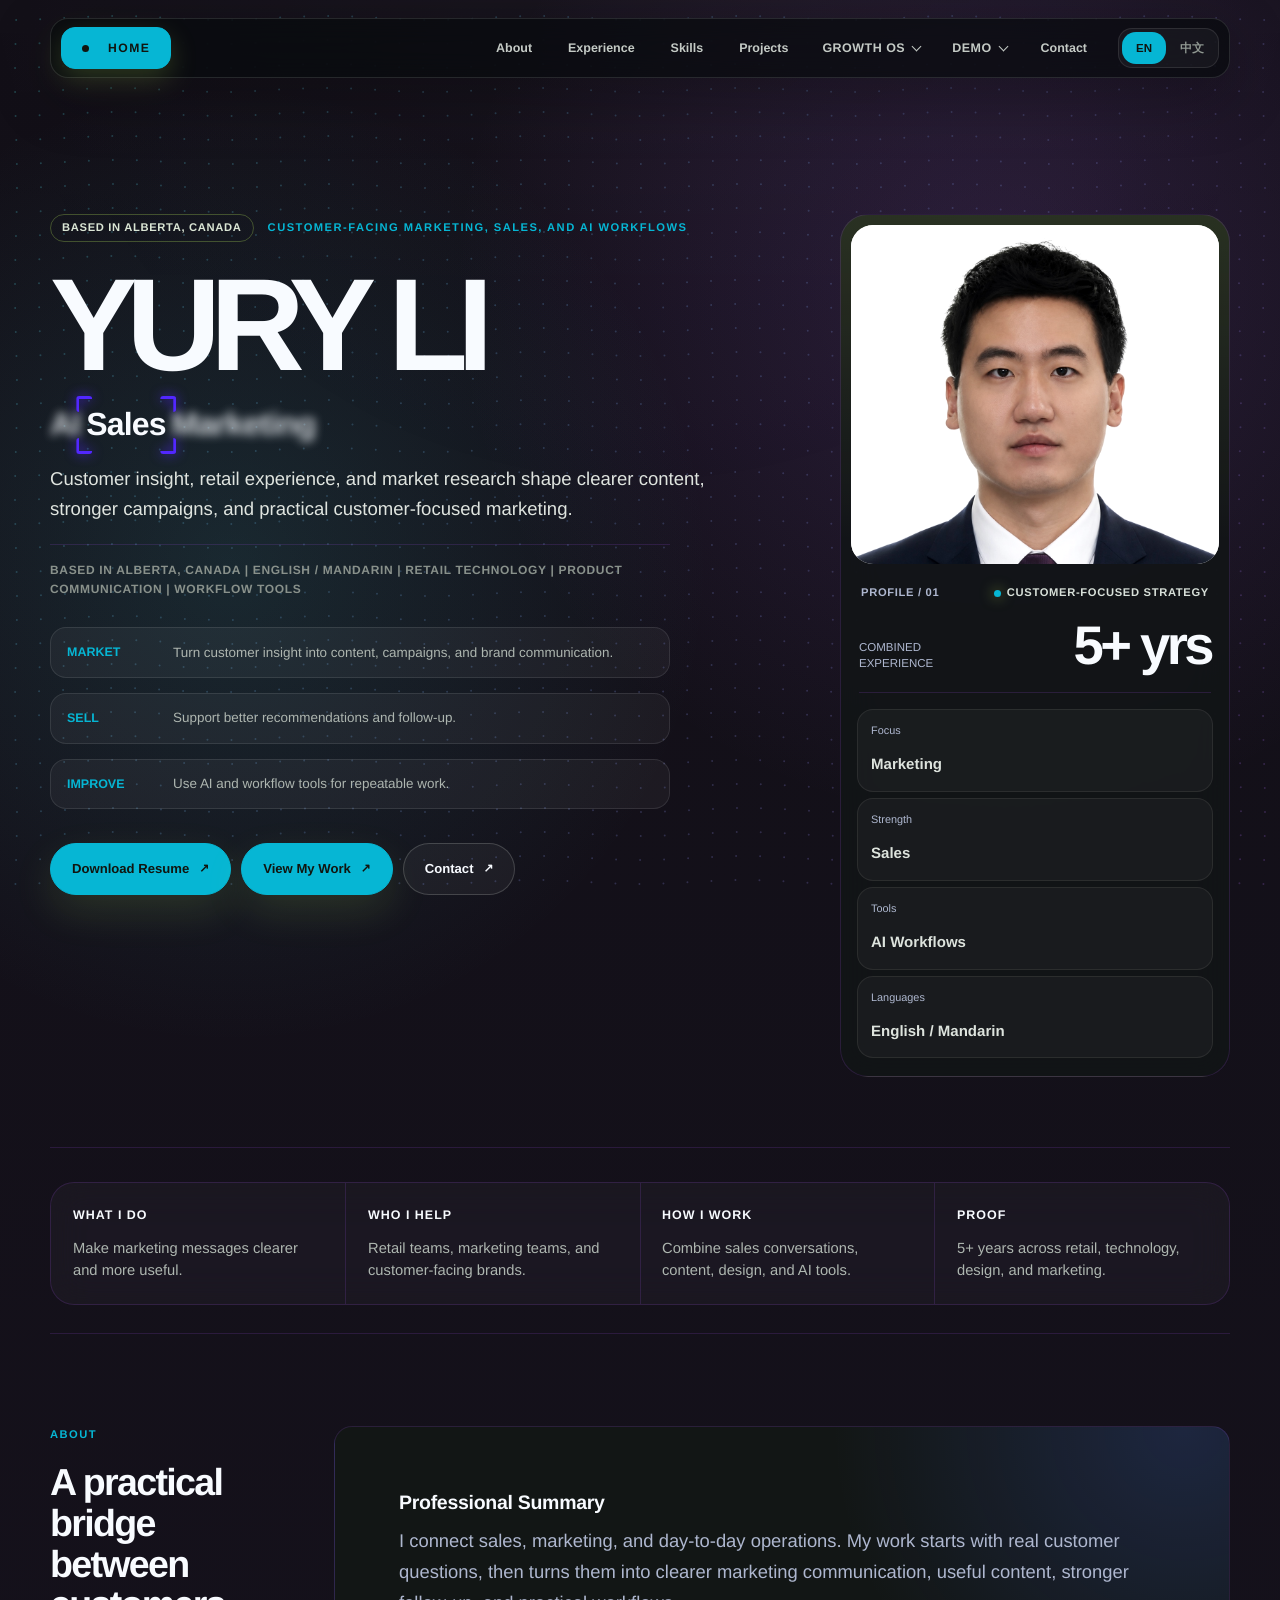
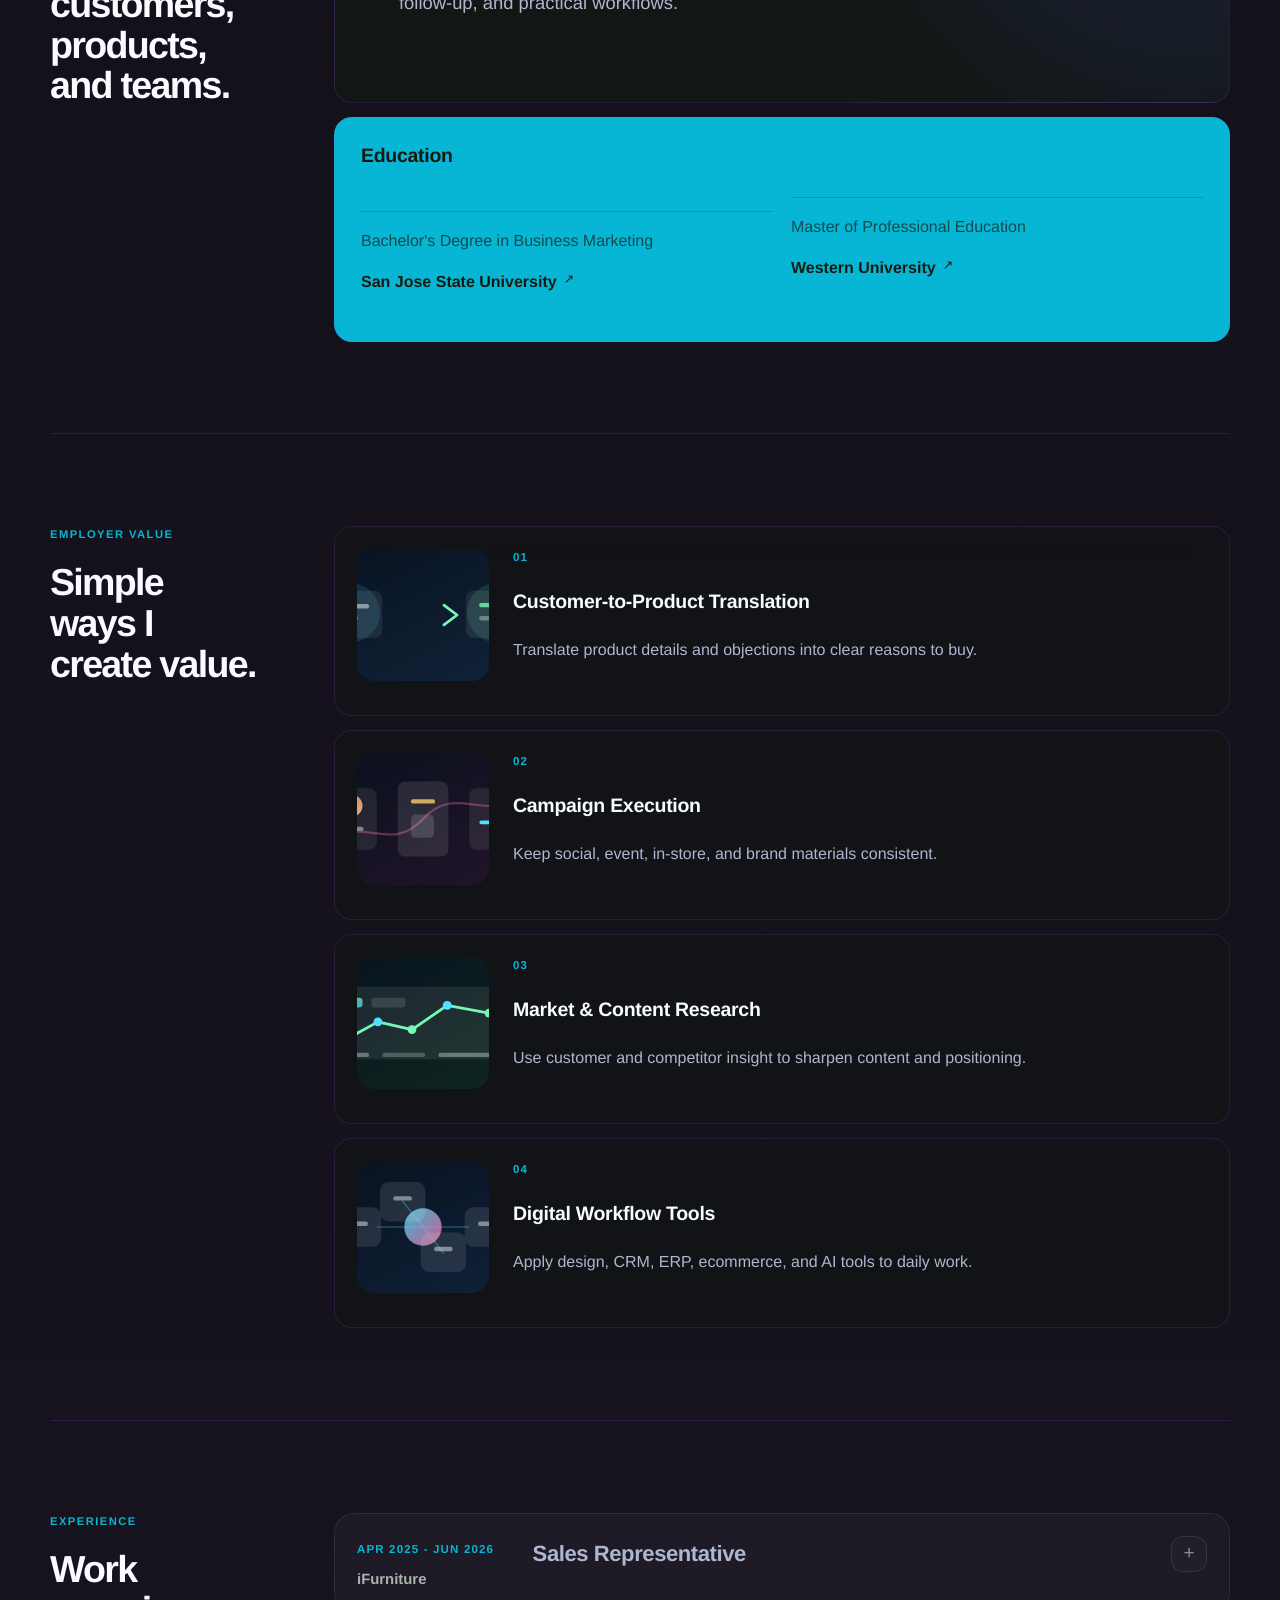
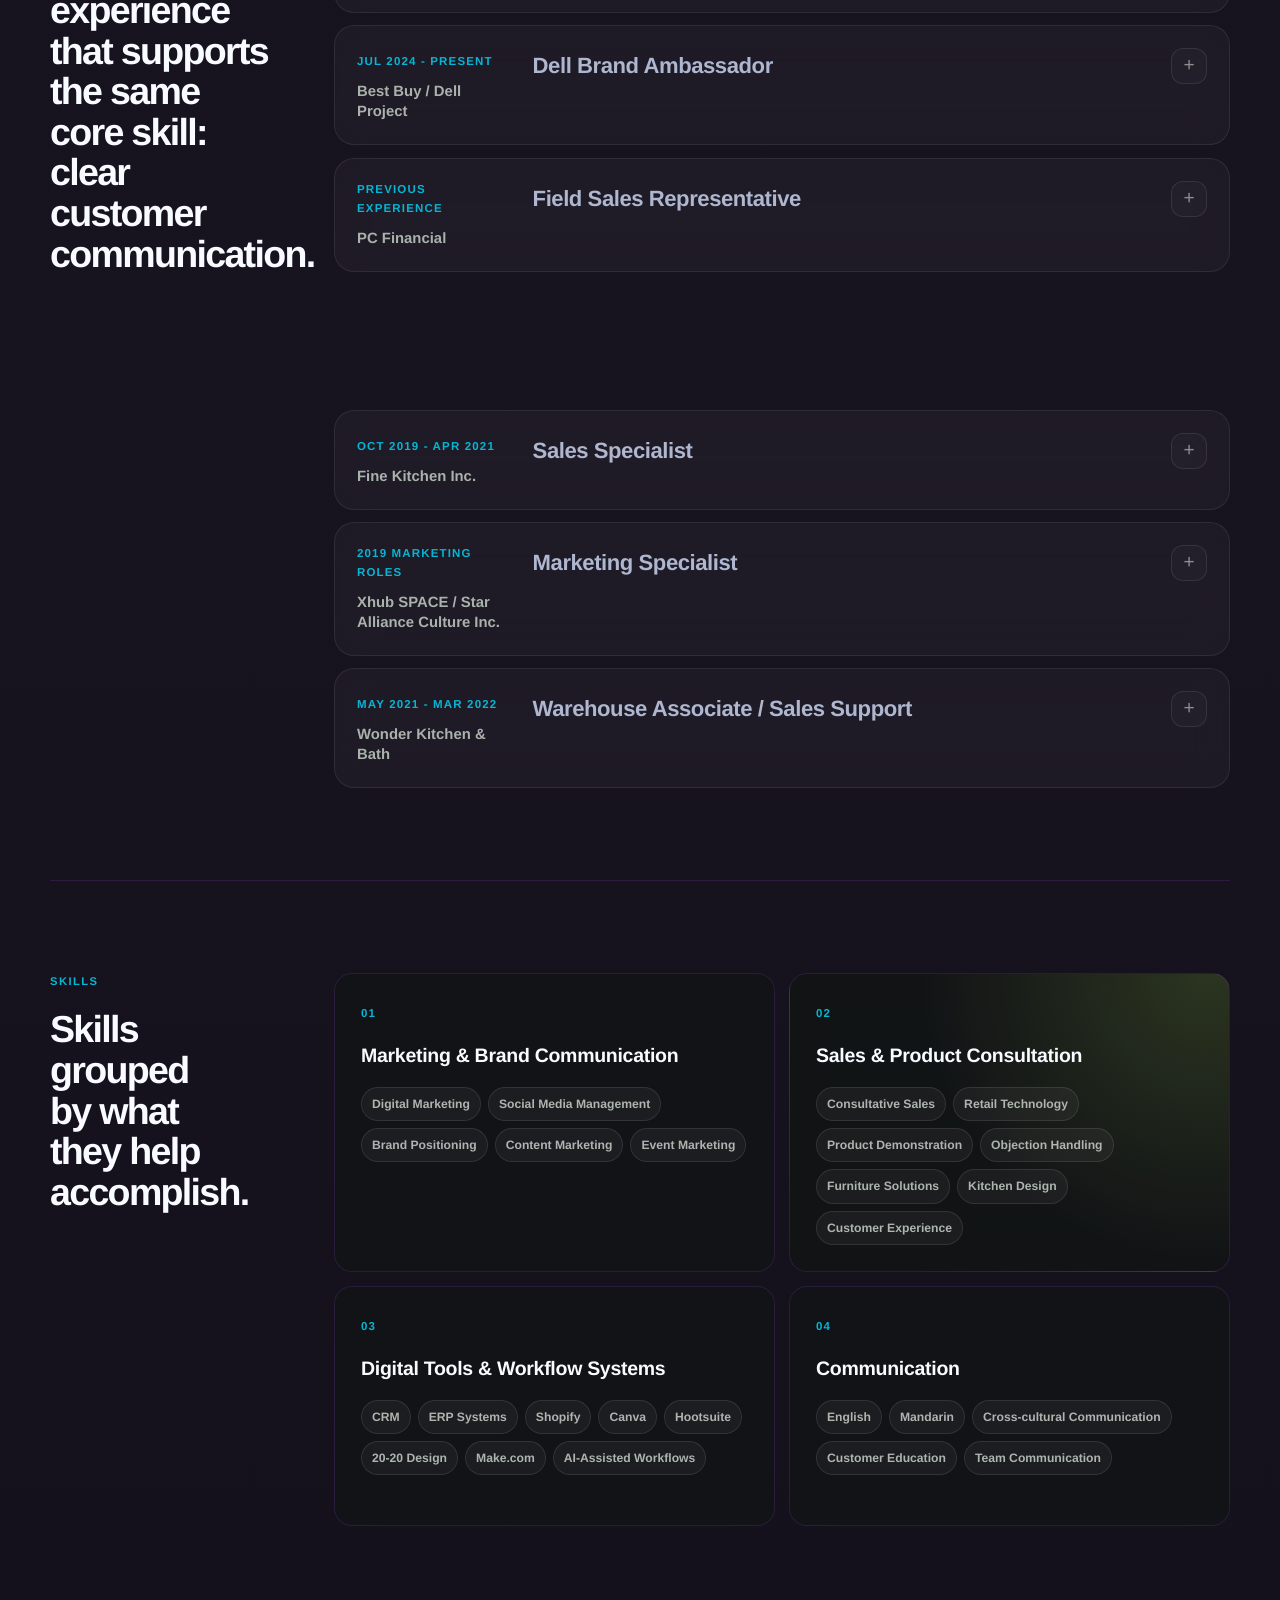
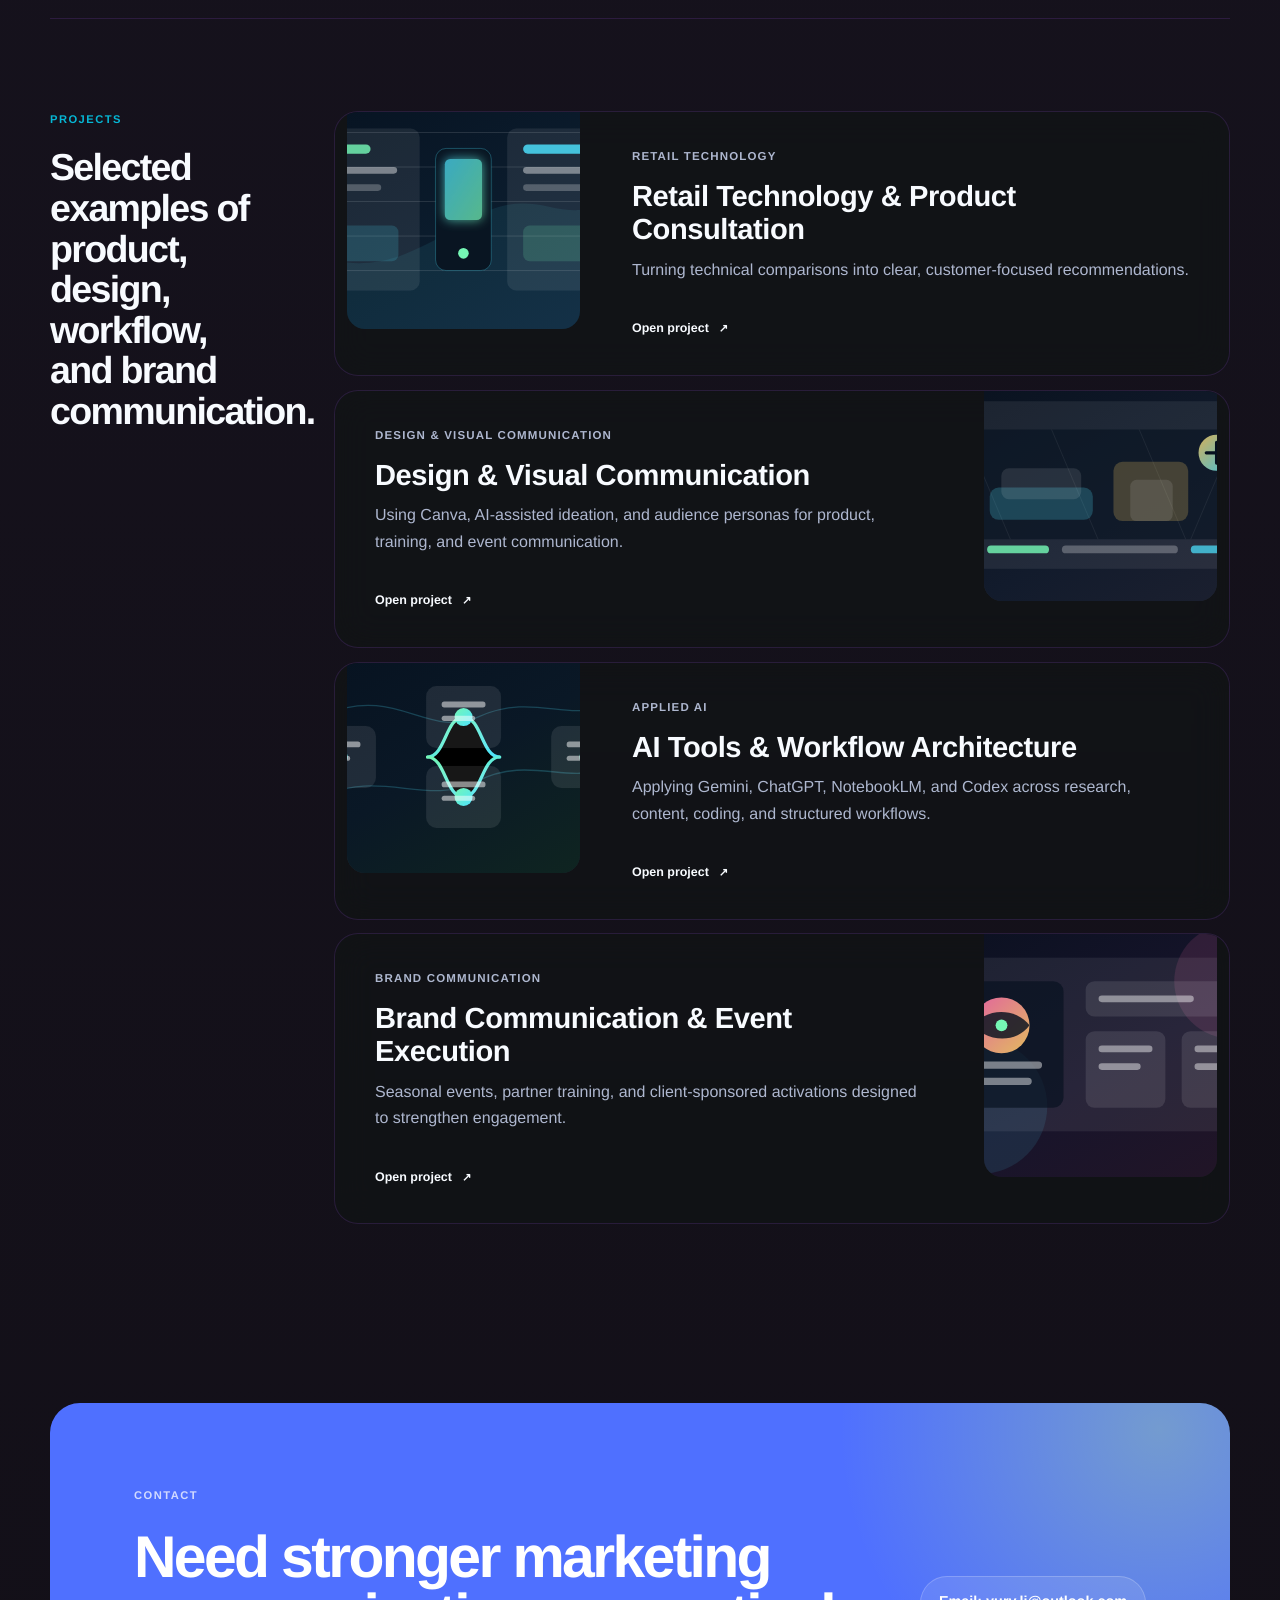
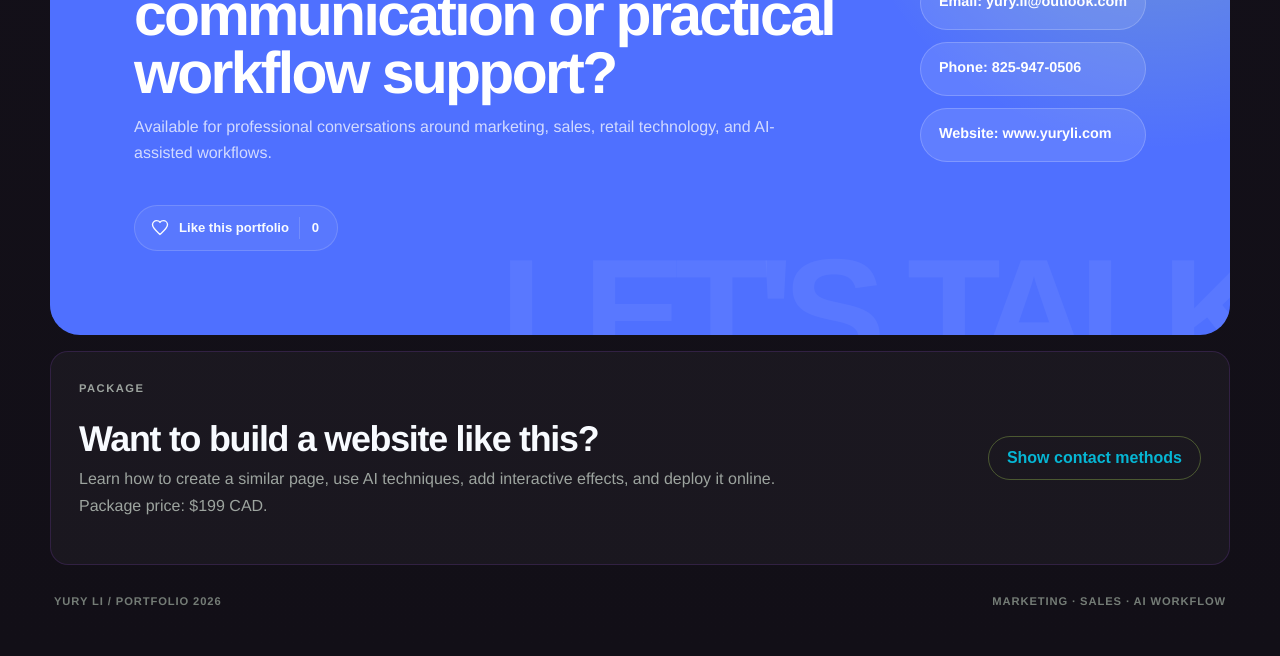
<file: index.html>
<!DOCTYPE html>
<html lang="en">
<head>
  <meta charset="UTF-8">
  <meta name="viewport" content="width=device-width, initial-scale=1.0">
  <title>Yury Li | AI/Sales/Marketing</title>
  <meta name="description" content="Yury Li is a Marketing, Sales, and AI Workflow Specialist based in Alberta, Canada, with experience in retail technology, product communication, customer consultation, and digital workflow tools.">
  <meta property="og:title" content="Yury Li | AI/Sales/Marketing">
  <meta property="og:description" content="Portfolio for a bilingual marketing, sales, retail technology, and practical AI workflow specialist based in Alberta, Canada.">
  <meta property="og:type" content="website">
  <meta property="og:url" content="https://www.yuryli.com/">
  <meta property="og:image" content="https://www.yuryli.com/assets/profile-photo.png">
  <link rel="stylesheet" href="styles.css">
</head>
<body>
  <canvas id="signalCanvas" aria-hidden="true"></canvas>

  <header class="site-header">
    <a class="brand" href="#home" aria-label="Go to portfolio home">Home</a>
    <nav class="nav-links" aria-label="Primary navigation">
      <a href="#about">About</a>
      <a href="#experience">Experience</a>
      <a href="#skills">Skills</a>
      <a href="#projects">Projects</a>
      <details class="nav-demo nav-growth">
        <summary>GROWTH OS</summary>
        <div class="nav-demo-menu growth-nav-menu">
          <a href="growth-playbook.html#local-growth">
            <span class="growth-nav-icon" aria-hidden="true">↗</span>
            <span><strong>Local Growth Model</strong><small>Partnership channels and 90-day targets</small></span>
          </a>
          <a href="growth-playbook.html#ai-system">
            <span class="growth-nav-icon" aria-hidden="true">✦</span>
            <span><strong>AI Operating System</strong><small>Practical tools, outputs, and controls</small></span>
          </a>
          <a href="growth-playbook.html#roadmap">
            <span class="growth-nav-icon" aria-hidden="true">90</span>
            <span><strong>30 / 60 / 90 Roadmap</strong><small>Execution phases, deliverables, and KPIs</small></span>
          </a>
        </div>
      </details>
      <details class="nav-demo">
        <summary>DEMO</summary>
        <div class="nav-demo-menu">
          <a href="projects/product-showcase-demo.html">Sectional Sofa — Product Presentation</a>
          <a href="projects/agent-prompt-demo.html">Agent Prompt System</a>
          <a href="projects/visual-reverse-engineering-demo.html">Visual Reverse Engineering</a>
        </div>
      </details>
      <a href="#contact">Contact</a>
    </nav>
  </header>

  <main class="portfolio-story">
    <section class="hero home-chapter" id="home">
      <div class="hero-copy">
        <p class="eyebrow"><span>Based in Alberta, Canada</span> Customer-facing marketing, sales, and AI workflows</p>
        <h1 class="decrypted-name" data-decrypted-text="YURY LI" data-no-i18n>YURY LI</h1>
        <p class="hero-title true-focus" data-no-i18n aria-label="AI Sales Marketing">
          <span class="focus-word active">AI</span>
          <span class="focus-word">Sales</span>
          <span class="focus-word">Marketing</span>
          <span class="focus-frame" aria-hidden="true">
            <span class="corner top-left"></span>
            <span class="corner top-right"></span>
            <span class="corner bottom-left"></span>
            <span class="corner bottom-right"></span>
          </span>
        </p>
        <p class="hero-text">
          Customer insight, retail experience, and market research shape clearer content, stronger campaigns, and practical customer-focused marketing.
        </p>
        <p class="hero-credibility">
          Based in Alberta, Canada | English / Mandarin | Retail Technology | Product Communication | Workflow Tools
        </p>
        <ul class="hero-summary-list" aria-label="Simple portfolio summary">
          <li><strong>Market</strong><span>Turn customer insight into content, campaigns, and brand communication.</span></li>
          <li><strong>Sell</strong><span>Support better recommendations and follow-up.</span></li>
          <li><strong>Improve</strong><span>Use AI and workflow tools for repeatable work.</span></li>
        </ul>
        <div class="hero-actions">
          <a class="button primary" href="assets/Yury-Li-Resume.pdf" download aria-label="Download Yury Li's resume as a PDF">Download Resume</a>
          <a class="button primary" href="#projects" aria-label="View selected portfolio work">View My Work</a>
          <a class="button secondary" href="#contact" aria-label="Contact Yury Li">Contact</a>
        </div>
      </div>

      <aside class="hero-panel glass-panel" aria-label="Portfolio positioning snapshot">
        <div class="profile-photo-wrap">
          <img src="assets/profile-photo.png" alt="Professional headshot of Yury Li">
        </div>
        <div class="panel-header">
          <span>Profile / 01</span>
          <span class="live-dot">Customer-Focused Strategy</span>
        </div>
        <div class="signal-score">
          <span class="score-label">Combined Experience</span>
          <strong>5+ yrs</strong>
        </div>
        <div class="metric-grid">
          <div>
            <span>Focus</span>
            <strong>Marketing</strong>
          </div>
          <div>
            <span>Strength</span>
            <strong>Sales</strong>
          </div>
          <div>
            <span>Tools</span>
            <strong>AI Workflows</strong>
          </div>
          <div>
            <span>Languages</span>
            <strong>English / Mandarin</strong>
          </div>
        </div>
      </aside>
    </section>

    <section class="proof-strip story-index glass-panel" aria-label="Portfolio highlights">
      <article>
        <span>What I do</span>
        <p>Make marketing messages clearer and more useful.</p>
      </article>
      <article>
        <span>Who I help</span>
        <p>Retail teams, marketing teams, and customer-facing brands.</p>
      </article>
      <article>
        <span>How I work</span>
        <p>Combine sales conversations, content, design, and AI tools.</p>
      </article>
      <article>
        <span>Proof</span>
        <p>5+ years across retail, technology, design, and marketing.</p>
      </article>
    </section>

    <section class="section about-section chapter" id="about">
      <div class="section-heading">
        <p class="eyebrow">About</p>
        <h2>A practical bridge between customers, products, and teams.</h2>
      </div>
      <div class="about-grid">
        <article class="glass-card profile-card">
          <h3>Professional Summary</h3>
          <p>
            I connect sales, marketing, and day-to-day operations. My work starts with real customer questions, then turns them into clearer marketing communication, useful content, stronger follow-up, and practical workflows.
          </p>
        </article>
        <div class="glass-card education-card">
          <h3>Education</h3>
          <div class="education-item">
            <span>Bachelor's Degree in Business Marketing</span>
            <a class="education-link" href="https://www.sjsu.edu/" target="_blank" rel="noopener noreferrer" aria-label="Visit San Jose State University official website">
              <strong>San Jose State University</strong>
            </a>
          </div>
          <div class="education-item">
            <span>Master of Professional Education</span>
            <a class="education-link" href="https://www.uwo.ca/" target="_blank" rel="noopener noreferrer" aria-label="Visit Western University official website">
              <strong>Western University</strong>
            </a>
          </div>
        </div>
      </div>
    </section>

    <section class="section value-section chapter">
      <div class="section-heading">
        <p class="eyebrow">Employer Value</p>
        <h2>Simple ways I create value.</h2>
      </div>
      <div class="value-grid">
        <article class="glass-card value-card">
          <div class="value-visual">
            <img src="assets/value-customer-translation.svg" alt="Customer-to-product translation visual">
          </div>
          <span class="card-index">01</span>
          <h3>Customer-to-Product Translation</h3>
          <p>Translate product details and objections into clear reasons to buy.</p>
        </article>
        <article class="glass-card value-card">
          <div class="value-visual">
            <img src="assets/value-campaign-execution.svg" alt="Campaign execution visual">
          </div>
          <span class="card-index">02</span>
          <h3>Campaign Execution</h3>
          <p>Keep social, event, in-store, and brand materials consistent.</p>
        </article>
        <article class="glass-card value-card">
          <div class="value-visual">
            <img src="assets/value-market-research.svg" alt="Market and content research visual">
          </div>
          <span class="card-index">03</span>
          <h3>Market & Content Research</h3>
          <p>Use customer and competitor insight to sharpen content and positioning.</p>
        </article>
        <article class="glass-card value-card">
          <div class="value-visual">
            <img src="assets/value-digital-tools.svg" alt="Digital tool workflow visual">
          </div>
          <span class="card-index">04</span>
          <h3>Digital Workflow Tools</h3>
          <p>Apply design, CRM, ERP, ecommerce, and AI tools to daily work.</p>
        </article>
      </div>
    </section>

    <section class="section experience-section chapter" id="experience">
      <div class="section-heading">
        <p class="eyebrow">Experience</p>
        <h2>Work experience that supports the same core skill: clear customer communication.</h2>
      </div>
      <div class="experience-list">
        <article class="experience-card glass-card">
          <div class="experience-meta">
            <span>Apr 2025 - Jun 2026</span>
            <strong>iFurniture</strong>
          </div>
          <div>
            <p class="role">Sales Representative</p>
            <ul>
              <li>Created Canva-based product photos, tags, and social media content to strengthen store visibility and product presentation.</li>
              <li>Translated customer space, budget, lifestyle, and design preferences into practical furniture recommendations.</li>
              <li>Provided consultative sales, product guidance, and after-sale support to improve customer confidence and satisfaction.</li>
              <li>Managed returns, exchanges, customer inquiries, payments, and cash transactions through ERP systems.</li>
              <li>Supported stock checks, price tags, store displays, unloading, restocking, and inventory accuracy for smoother store operations.</li>
            </ul>
          </div>
        </article>

        <article class="experience-card glass-card">
          <div class="experience-meta">
            <span>Jul 2024 - Present</span>
            <strong>Best Buy / Dell Project</strong>
          </div>
          <div>
            <p class="role">Dell Brand Ambassador</p>
            <ul>
              <li>Served as an in-store Dell product expert, translating technical specifications into clear customer value.</li>
              <li>Guided customers through laptops, monitors, gaming PCs, and technology solutions based on needs, use cases, and budget.</li>
              <li>Collaborated with Blue Shirt teams to strengthen product knowledge, sales strategies, and Dell solution planogram execution.</li>
              <li>Maintained current knowledge of product roadmaps, competitive trends, and market solutions for stronger consultation.</li>
              <li>Communicated customer feedback, traffic insights, product interest, and sales opportunities to support retail execution.</li>
            </ul>
          </div>
        </article>

        <article class="experience-card glass-card">
          <div class="experience-meta">
            <span>Previous Experience</span>
            <strong>PC Financial</strong>
          </div>
          <div>
            <p class="role">Field Sales Representative</p>
            <ul>
              <li>Presented financial products through consultative, customer-focused conversations in a retail environment.</li>
              <li>Translated financial product details into accessible benefits and next steps for customers.</li>
              <li>Built B2B relationships with in-store management teams to support promotional visibility and cross-selling opportunities.</li>
            </ul>
          </div>
        </article>

        <article class="experience-card glass-card">
          <div class="experience-meta">
            <span>Previous Experience</span>
            <strong>Funliving</strong>
          </div>
          <div>
            <p class="role">Business Developer</p>
            <ul>
              <li>Created and executed digital marketing campaigns across social media and listing platforms, increasing inbound inquiries by an average of 30%.</li>
              <li>Researched North American rental markets and developed 200+ tailored property listings for 500+ total international student clients.</li>
              <li>Established partnerships with property managers and real estate agents to expand service reach and market presence.</li>
              <li>Coordinated marketing, sales, and client communication in a cross-cultural business environment.</li>
            </ul>
          </div>
        </article>

        <article class="experience-card glass-card">
          <div class="experience-meta">
            <span>Oct 2019 - Apr 2021</span>
            <strong>Fine Kitchen Inc.</strong>
          </div>
          <div>
            <p class="role">Sales Specialist</p>
            <ul>
              <li>Created custom visual presentations and 3D kitchen renderings with 20-20 Design to support design-led sales conversations.</li>
              <li>Led a website redesign and integrated a Shopify chat system to improve customer experience and interaction efficiency.</li>
              <li>Managed full-cycle customer appointments, communications, payment processing, and design-focused product recommendations.</li>
              <li>Trained new associates on sales processes and design software best practices.</li>
            </ul>
          </div>
        </article>

        <article class="experience-card glass-card">
          <div class="experience-meta">
            <span>2019 Marketing Roles</span>
            <strong>Xhub SPACE / Star Alliance Culture Inc.</strong>
          </div>
          <div>
            <p class="role">Marketing Specialist</p>
            <ul>
              <li>Managed social media strategy and online community engagement across brand platforms.</li>
              <li>Designed and launched marketing events contributing to a 20% increase in new revenue streams.</li>
              <li>Developed customer and partner relationships to improve brand visibility and partnership opportunities.</li>
              <li>Maintained online brand presence through content, engagement, and event marketing support.</li>
            </ul>
          </div>
        </article>

        <article class="experience-card glass-card">
          <div class="experience-meta">
            <span>May 2021 - Mar 2022</span>
            <strong>Wonder Kitchen & Bath</strong>
          </div>
          <div>
            <p class="role">Warehouse Associate / Sales Support</p>
            <ul>
              <li>Supported sales execution through inventory management, order fulfillment, and logistics coordination.</li>
              <li>Trained junior team members in assembly, quality control, and sales support procedures.</li>
              <li>Operated commercial vehicles for local deliveries while maintaining safety and reliability standards.</li>
            </ul>
          </div>
        </article>
      </div>
    </section>

    <section class="section skills-section chapter" id="skills">
      <div class="section-heading">
        <p class="eyebrow">Skills</p>
        <h2>Skills grouped by what they help accomplish.</h2>
      </div>
      <div class="skill-clusters">
        <article class="glass-card skill-card">
          <span class="card-index">01</span>
          <h3>Marketing & Brand Communication</h3>
          <div class="pill-grid">
            <span>Digital Marketing</span>
            <span>Social Media Management</span>
            <span>Brand Positioning</span>
            <span>Content Marketing</span>
            <span>Event Marketing</span>
          </div>
        </article>
        <article class="glass-card skill-card">
          <span class="card-index">02</span>
          <h3>Sales & Product Consultation</h3>
          <div class="pill-grid">
            <span>Consultative Sales</span>
            <span>Retail Technology</span>
            <span>Product Demonstration</span>
            <span>Objection Handling</span>
            <span>Furniture Solutions</span>
            <span>Kitchen Design</span>
            <span>Customer Experience</span>
          </div>
        </article>
        <article class="glass-card skill-card">
          <span class="card-index">03</span>
          <h3>Digital Tools & Workflow Systems</h3>
          <div class="pill-grid">
            <span>CRM</span>
            <span>ERP Systems</span>
            <span>Shopify</span>
            <span>Canva</span>
            <span>Hootsuite</span>
            <span>20-20 Design</span>
            <span>Make.com</span>
            <span>AI-Assisted Workflows</span>
          </div>
        </article>
        <article class="glass-card skill-card">
          <span class="card-index">04</span>
          <h3>Communication</h3>
          <div class="pill-grid">
            <span>English</span>
            <span>Mandarin</span>
            <span>Cross-cultural Communication</span>
            <span>Customer Education</span>
            <span>Team Communication</span>
          </div>
        </article>
      </div>
    </section>

    <section class="section work-section chapter" id="projects">
      <div class="section-heading">
        <p class="eyebrow">Projects</p>
        <h2>Selected examples of product, design, workflow, and brand communication.</h2>
      </div>
      <div class="card-grid two">
        <a class="project-card glass-card" href="projects/retail-technology.html" aria-label="Open Retail Technology and Product Consultation project">
          <div class="project-visual">
            <img src="assets/retail-technology.svg" alt="Retail technology consultation dashboard illustration">
          </div>
          <div class="project-content">
            <p class="project-type">Retail Technology</p>
            <h3>Retail Technology & Product Consultation</h3>
            <p>
              Turning technical comparisons into clear, customer-focused recommendations.
            </p>
            <span class="project-open">Open project</span>
          </div>
        </a>
        <a class="project-card glass-card" href="projects/furniture-solution.html" aria-label="Open Design and Visual Communication project">
          <div class="project-visual alt">
            <img src="assets/furniture-solution.svg" alt="Design ability, visual communication, and space planning illustration">
          </div>
          <div class="project-content">
            <p class="project-type">Design & Visual Communication</p>
            <h3>Design & Visual Communication</h3>
            <p>
              Using Canva, AI-assisted ideation, and audience personas for product, training, and event communication.
            </p>
            <span class="project-open">Open project</span>
          </div>
        </a>
        <a class="project-card glass-card" href="projects/workflow-systems.html" aria-label="Open AI Tools and Workflow Architecture project">
          <div class="project-visual automation">
            <img src="assets/workflow-systems.svg" alt="AI tools and workflow architecture illustration">
          </div>
          <div class="project-content">
            <p class="project-type">Applied AI</p>
            <h3>AI Tools & Workflow Architecture</h3>
            <p>
              Applying Gemini, ChatGPT, NotebookLM, and Codex across research, content, coding, and structured workflows.
            </p>
            <span class="project-open">Open project</span>
          </div>
        </a>
        <a class="project-card glass-card" href="projects/brand-communication.html" aria-label="Open Brand Communication and Event Execution project">
          <div class="project-visual">
            <img src="assets/brand-communication.svg" alt="Brand communication and event execution illustration">
          </div>
          <div class="project-content">
            <p class="project-type">Brand Communication</p>
            <h3>Brand Communication & Event Execution</h3>
            <p>
              Seasonal events, partner training, and client-sponsored activations designed to strengthen engagement.
            </p>
            <span class="project-open">Open project</span>
          </div>
        </a>
      </div>
    </section>

    <section class="contact-section contact-chapter glass-panel" id="contact">
      <div>
        <p class="eyebrow">Contact</p>
        <h2>Need stronger marketing communication or practical workflow support?</h2>
        <p>Available for professional conversations around marketing, sales, retail technology, and AI-assisted workflows.</p>
        <button class="like-button" type="button" aria-pressed="false" aria-label="Like this portfolio">
          <svg viewBox="0 0 24 24" aria-hidden="true">
            <path d="M12 20.5 10.55 19.2C5.4 14.65 2 11.55 2 7.75 2 4.65 4.45 2.25 7.55 2.25c1.75 0 3.45.8 4.45 2.05 1-1.25 2.7-2.05 4.45-2.05 3.1 0 5.55 2.4 5.55 5.5 0 3.8-3.4 6.9-8.55 11.45L12 20.5Z"></path>
          </svg>
          <span>Like this portfolio</span>
          <strong class="like-count" aria-live="polite">0</strong>
        </button>
      </div>
      <div class="contact-links" id="contact-info" aria-label="Contact details">
        <a class="contact-note" href="mailto:yury.li@outlook.com" aria-label="Email Yury Li">Email: yury.li@outlook.com</a>
        <a class="contact-note" href="tel:+18259470506" aria-label="Call Yury Li">Phone: 825-947-0506</a>
        <a class="contact-note" href="https://www.yuryli.com" target="_blank" rel="noopener" aria-label="Visit Yury Li portfolio website">Website: www.yuryli.com</a>
      </div>
    </section>

    <section class="package-offer" aria-label="Website AI package">
      <div>
        <p class="eyebrow">Package</p>
        <h2>Want to build a website like this?</h2>
        <p>Learn how to create a similar page, use AI techniques, add interactive effects, and deploy it online. Package price: $199 CAD.</p>
      </div>
      <button class="package-link" type="button" aria-expanded="false" aria-controls="package-contact-info">Show contact methods</button>
      <div class="package-contact-info" id="package-contact-info" hidden>
        <a href="mailto:yury.li@outlook.com">Email: yury.li@outlook.com</a>
        <a href="tel:+18259470506">Phone: 825-947-0506</a>
        <a href="https://www.yuryli.com" target="_blank" rel="noopener">Website: www.yuryli.com</a>
      </div>
    </section>

    <footer class="site-footer">
      <span>Yury Li / Portfolio 2026</span>
      <span>Marketing &middot; Sales &middot; AI Workflow</span>
    </footer>
  </main>

  <button class="back-to-top" type="button" aria-label="Back to top">
    <span class="back-to-top-icon" aria-hidden="true"></span>
    <span>Top</span>
  </button>

  <script src="script.js?v=20260703-1"></script>
</body>
</html>
</file>
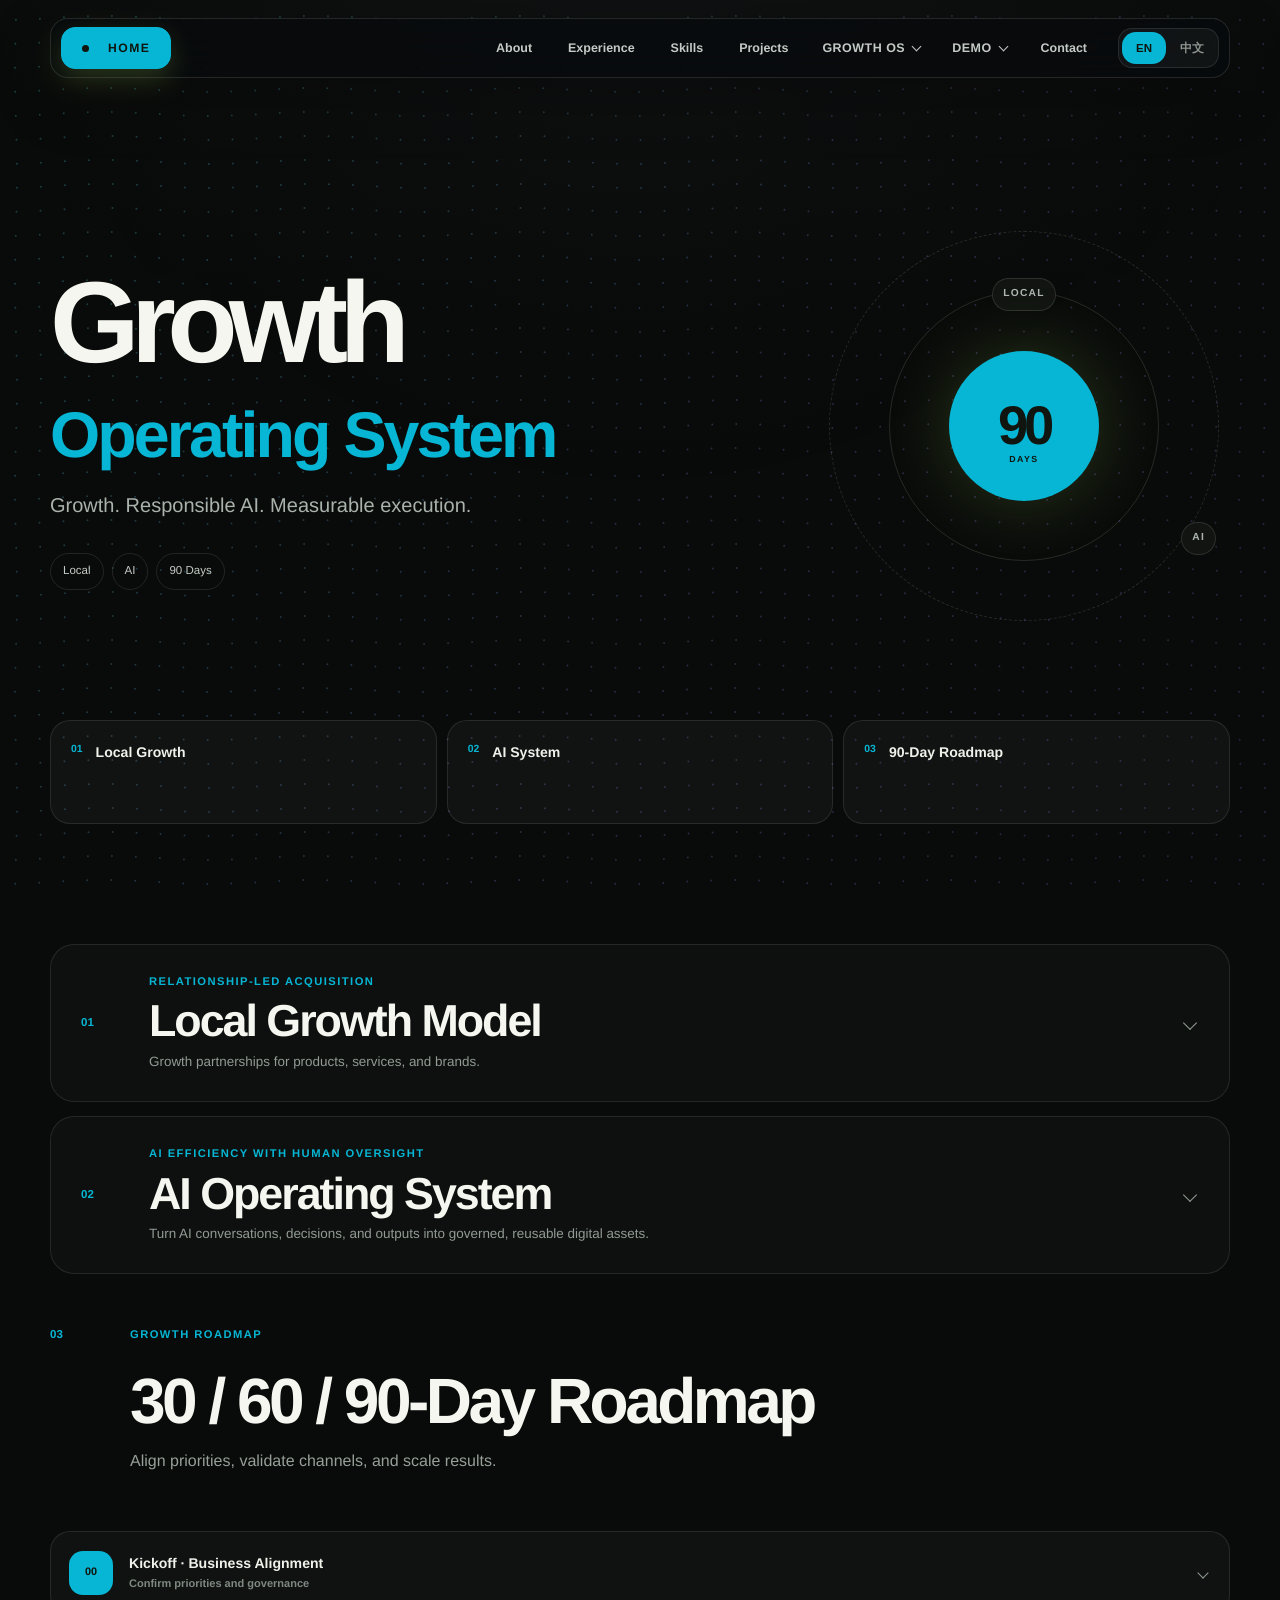
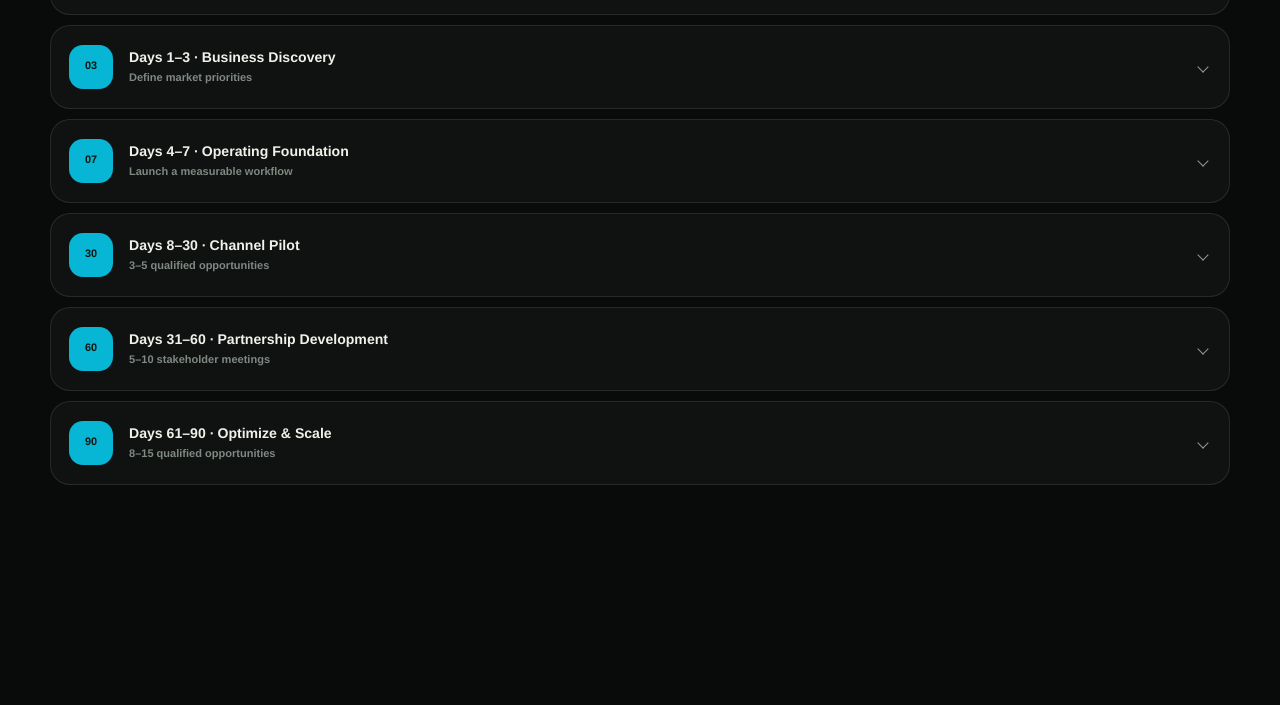
<file: growth-playbook.html>
<!DOCTYPE html>
<html lang="en">
<head>
  <meta charset="UTF-8">
  <meta name="viewport" content="width=device-width, initial-scale=1.0">
  <title>Growth Operating System | Yury Li</title>
  <meta name="description" content="Yury Li's practical local growth model, AI operating system, digital asset governance, and 30/60/90-day execution roadmap.">
  <meta property="og:title" content="Growth Operating System | Yury Li">
  <meta property="og:description" content="A practical playbook for local partnerships, AI-assisted operations, digital asset governance, and measurable 90-day execution.">
  <meta property="og:type" content="article">
  <link rel="stylesheet" href="styles.css">
</head>
<body class="growth-page">
  <canvas id="signalCanvas" aria-hidden="true"></canvas>
  <header class="site-header">
    <a class="brand" href="index.html#home" aria-label="Go to portfolio home">Home</a>
    <nav class="nav-links" aria-label="Growth playbook navigation">
      <a href="index.html#about">About</a>
      <a href="index.html#experience">Experience</a>
      <a href="index.html#skills">Skills</a>
      <a href="index.html#projects">Projects</a>
      <details class="nav-demo nav-growth">
        <summary>GROWTH OS</summary>
        <div class="nav-demo-menu growth-nav-menu">
          <a href="#local-growth"><span class="growth-nav-icon" aria-hidden="true">↗</span><span><strong>Local Growth Model</strong><small>Partnership channels and 90-day targets</small></span></a>
          <a href="#ai-system"><span class="growth-nav-icon" aria-hidden="true">✦</span><span><strong>AI Operating System</strong><small>Practical tools, outputs, and controls</small></span></a>
          <a href="#roadmap"><span class="growth-nav-icon" aria-hidden="true">90</span><span><strong>30 / 60 / 90 Roadmap</strong><small>Execution phases, deliverables, and KPIs</small></span></a>
        </div>
      </details>
      <details class="nav-demo">
        <summary>DEMO</summary>
        <div class="nav-demo-menu">
          <a href="projects/product-showcase-demo.html">Sectional Sofa — Product Presentation</a>
          <a href="projects/agent-prompt-demo.html">Agent Prompt System</a>
          <a href="projects/visual-reverse-engineering-demo.html">Visual Reverse Engineering</a>
        </div>
      </details>
      <a href="index.html#contact">Contact</a>
    </nav>
  </header>

  <main class="growth-main" data-no-i18n>
    <section class="growth-hero">
      <div class="growth-hero-copy">
        <h1>Growth<br><span>Operating System</span></h1>
        <p><span class="lang-en">Growth. Responsible AI. Measurable execution.</span><span class="lang-zh">增长、规范应用 AI、量化执行成果。</span></p>
        <div class="growth-hero-tags" aria-label="Playbook topics"><span>Local</span><span>AI</span><span>90 Days</span></div>
      </div>
      <div class="growth-hero-visual" aria-hidden="true">
        <div class="growth-orbit growth-orbit-one"><span>LOCAL</span></div>
        <div class="growth-orbit growth-orbit-two"><span>AI</span></div>
        <div class="growth-core">90<small>DAYS</small></div>
      </div>
    </section>

    <nav class="growth-index" aria-label="On this page">
      <a href="#local-growth"><span>01</span><span class="lang-en">Local Growth</span><span class="lang-zh">本地增长</span></a>
      <a href="#ai-system"><span>02</span><span class="lang-en">AI System</span><span class="lang-zh">AI 系统</span></a>
      <a href="#roadmap"><span>03</span><span class="lang-en">90-Day Roadmap</span><span class="lang-zh">90 天路线图</span></a>
    </nav>

    <details class="growth-section growth-system" id="local-growth">
      <summary class="growth-system-summary"><span class="growth-section-number">01</span><span class="growth-system-copy"><span class="eyebrow"><span class="lang-en">Relationship-led acquisition</span><span class="lang-zh">关系驱动获客</span></span><strong class="growth-system-title"><span class="lang-en">Local Growth Model</span><span class="lang-zh">本地增长打法</span></strong><span class="growth-system-description"><span class="lang-en">Growth partnerships for products, services, and brands.</span><span class="lang-zh">面向产品、服务与品牌的合作增长模型。</span></span></span></summary>
      <div class="growth-accordion-grid">
        <details class="growth-accordion"><summary><span class="use-icon">01</span><span><strong><span class="lang-en">Customer Referral Network</span><span class="lang-zh">客户转介绍网络</span></strong><small><span class="lang-en">1–3 qualified referrals</span><span class="lang-zh">获得 1–3 个有效转介绍</span></small></span></summary><div class="growth-detail-grid"><p><b><span class="lang-en">Target</span><span class="lang-zh">对象</span></b><span class="lang-en">Existing customers, brand advocates, and client-facing professionals.</span><span class="lang-zh">现有客户、品牌支持者及直接服务客户的专业人士。</span></p><p><b><span class="lang-en">Value</span><span class="lang-zh">价值</span></b><span class="lang-en">Trusted introductions shorten the path to purchase.</span><span class="lang-zh">借助信任背书，缩短潜在客户的决策路径。</span></p><p><b><span class="lang-en">Action</span><span class="lang-zh">行动</span></b><span class="lang-en">Create referral touchpoints and nurture advocates monthly.</span><span class="lang-zh">设计转介绍触点，并按月维护核心推荐关系。</span></p></div></details>
        <details class="growth-accordion"><summary><span class="use-icon">02</span><span><strong><span class="lang-en">Channel & Distribution Partners</span><span class="lang-zh">渠道与分销伙伴</span></strong><small><span class="lang-en">1–3 partner pilots</span><span class="lang-zh">启动 1–3 个渠道试点</span></small></span></summary><div class="growth-detail-grid"><p><b><span class="lang-en">Target</span><span class="lang-zh">对象</span></b><span class="lang-en">Retailers, distributors, resellers, and platform operators.</span><span class="lang-zh">零售商、分销商、经销商及平台运营方。</span></p><p><b><span class="lang-en">Value</span><span class="lang-zh">价值</span></b><span class="lang-en">Clear positioning, campaign support, and sales enablement.</span><span class="lang-zh">提供清晰定位、营销活动支持与销售赋能。</span></p><p><b><span class="lang-en">Action</span><span class="lang-zh">行动</span></b><span class="lang-en">Prioritize channels, share a partner deck, and follow up monthly.</span><span class="lang-zh">筛选重点渠道，提供合作方案，并按月推进。</span></p></div></details>
        <details class="growth-accordion"><summary><span class="use-icon">03</span><span><strong><span class="lang-en">Ecosystem Partners</span><span class="lang-zh">生态合作伙伴</span></strong><small><span class="lang-en">10–20 warm contacts</span><span class="lang-zh">建立 10–20 个有效联系</span></small></span></summary><div class="growth-detail-grid"><p><b><span class="lang-en">Target</span><span class="lang-zh">对象</span></b><span class="lang-en">Suppliers, service providers, technology, and platform partners.</span><span class="lang-zh">供应商、服务商、技术伙伴与平台伙伴。</span></p><p><b><span class="lang-en">Value</span><span class="lang-zh">价值</span></b><span class="lang-en">Mutual referrals, shared audiences, and co-marketing opportunities.</span><span class="lang-zh">形成双向转介绍、受众共享与联合营销机会。</span></p><p><b><span class="lang-en">Action</span><span class="lang-zh">行动</span></b><span class="lang-en">Map complementary partners and propose a simple joint activity.</span><span class="lang-zh">梳理互补型伙伴，并提出简单可执行的联合活动。</span></p></div></details>
        <details class="growth-accordion"><summary><span class="use-icon">04</span><span><strong><span class="lang-en">Specialist Partners</span><span class="lang-zh">专业合作伙伴</span></strong><small><span class="lang-en">2–5 partnership discussions</span><span class="lang-zh">促成 2–5 次合作洽谈</span></small></span></summary><div class="growth-detail-grid"><p><b><span class="lang-en">Target</span><span class="lang-zh">对象</span></b><span class="lang-en">Designers, consultants, creators, agencies, and niche experts.</span><span class="lang-zh">设计师、顾问、内容创作者、代理机构及细分领域专家。</span></p><p><b><span class="lang-en">Value</span><span class="lang-zh">价值</span></b><span class="lang-en">Complementary expertise across strategy, content, and execution.</span><span class="lang-zh">在策略、内容与执行层面形成能力互补。</span></p><p><b><span class="lang-en">Action</span><span class="lang-zh">行动</span></b><span class="lang-en">Share capabilities and identify clear collaboration gaps.</span><span class="lang-zh">展示专业能力，并识别明确的合作切入点。</span></p></div></details>
        <details class="growth-accordion"><summary><span class="use-icon">05</span><span><strong><span class="lang-en">Industry & Professional Networks</span><span class="lang-zh">行业与专业网络</span></strong><small><span class="lang-en">1–3 warm introductions</span><span class="lang-zh">获得 1–3 个有效引荐</span></small></span></summary><div class="growth-detail-grid"><p><b><span class="lang-en">Target</span><span class="lang-zh">对象</span></b><span class="lang-en">Associations, business communities, and professional networks.</span><span class="lang-zh">行业协会、商业社群与专业人士网络。</span></p><p><b><span class="lang-en">Value</span><span class="lang-zh">价值</span></b><span class="lang-en">Shared credibility and access to relevant audiences.</span><span class="lang-zh">借助共同信誉，触达更精准的潜在受众。</span></p><p><b><span class="lang-en">Action</span><span class="lang-zh">行动</span></b><span class="lang-en">Contribute useful insight before requesting introductions.</span><span class="lang-zh">先提供有价值的行业内容，再争取合作引荐。</span></p></div></details>
        <details class="growth-accordion"><summary><span class="use-icon">06</span><span><strong><span class="lang-en">Strategic & Adjacent Partners</span><span class="lang-zh">战略与跨界伙伴</span></strong><small><span class="lang-en">1–2 discussions / month</span><span class="lang-zh">每月开展 1–2 次合作洽谈</span></small></span></summary><div class="growth-detail-grid"><p><b><span class="lang-en">Target</span><span class="lang-zh">对象</span></b><span class="lang-en">Businesses serving the same audience with complementary offers.</span><span class="lang-zh">服务相同客群、产品或服务互补的企业。</span></p><p><b><span class="lang-en">Value</span><span class="lang-zh">价值</span></b><span class="lang-en">Joint campaigns, bundled value, and reciprocal referrals.</span><span class="lang-zh">开展联合营销、组合权益与双向转介绍。</span></p><p><b><span class="lang-en">Action</span><span class="lang-zh">行动</span></b><span class="lang-en">Propose one specific audience or campaign opportunity.</span><span class="lang-zh">围绕具体客群或营销场景提出合作方案。</span></p></div></details>
        <details class="growth-accordion"><summary><span class="use-icon">07</span><span><strong><span class="lang-en">Events & Trade Shows</span><span class="lang-zh">活动与行业展会</span></strong><small><span class="lang-en">15–50 contacts / event</span><span class="lang-zh">每场获取 15–50 个联系人</span></small></span></summary><div class="growth-detail-grid"><p><b><span class="lang-en">Target</span><span class="lang-zh">对象</span></b><span class="lang-en">Local customers and industry professionals.</span><span class="lang-zh">本地客户与行业人士。</span></p><p><b><span class="lang-en">Value</span><span class="lang-zh">价值</span></b><span class="lang-en">Face-to-face trust and structured lead capture.</span><span class="lang-zh">通过面对面沟通建立信任并系统收集线索。</span></p><p><b><span class="lang-en">Action</span><span class="lang-zh">行动</span></b><span class="lang-en">Use a QR lead form and prompt follow-up.</span><span class="lang-zh">使用二维码线索表单并及时跟进。</span></p></div></details>
      </div>
    </details>

    <details class="growth-section growth-system" id="ai-system">
      <summary class="growth-system-summary"><span class="growth-section-number">02</span><span class="growth-system-copy"><span class="eyebrow"><span class="lang-en">AI efficiency with human oversight</span><span class="lang-zh">人工把关，AI 提效</span></span><strong class="growth-system-title"><span class="lang-en">AI Operating System</span><span class="lang-zh">AI 使用系统</span></strong><span class="growth-system-description"><span class="lang-en">Turn AI conversations, decisions, and outputs into governed, reusable digital assets.</span><span class="lang-zh">将 AI 对话、关键决策与成果沉淀为可管理、可复用的数字资产。</span></span></span></summary>
      <div class="growth-accordion-grid">
        <details class="growth-accordion"><summary><span class="use-icon">DB</span><span><strong><span class="lang-en">Digital Assets</span><span class="lang-zh">数字资产管理</span></strong><small><span class="lang-en">Capture · backup · reuse</span><span class="lang-zh">沉淀 · 备份 · 复用</span></small></span></summary><div class="growth-detail-grid"><p><b><span class="lang-en">Input</span><span class="lang-zh">沉淀内容</span></b><span class="lang-en">Work-related conversations, prompts, decisions, research, and approved outputs.</span><span class="lang-zh">与工作相关的聊天记录、提示词、关键决策、研究资料与获批成果。</span></p><p><b><span class="lang-en">Output</span><span class="lang-zh">知识体系</span></b><span class="lang-en">Searchable archive, versioned knowledge base, and reusable templates.</span><span class="lang-zh">建立可检索的档案、具备版本管理的知识库与可复用模板。</span></p><p><b><span class="lang-en">Control</span><span class="lang-zh">治理原则</span></b><span class="lang-en">Classify sensitive data; use approved storage; apply 3-2-1 backups.</span><span class="lang-zh">按敏感等级分类，仅使用获批存储，并落实三份副本、两种介质、一份异地备份。</span></p></div></details>
        <details class="growth-accordion"><summary><span class="use-icon">⌕</span><span><strong><span class="lang-en">Market Research</span><span class="lang-zh">市场研究</span></strong><small>ChatGPT + web notes</small></span></summary><div class="growth-detail-grid"><p><b><span class="lang-en">Input</span><span class="lang-zh">输入</span></b><span class="lang-en">Competitor pages, reviews, services, events.</span><span class="lang-zh">竞品页面、客户评价、服务内容与活动信息。</span></p><p><b><span class="lang-en">Output</span><span class="lang-zh">输出</span></b><span class="lang-en">Pain points, opportunities, and messaging.</span><span class="lang-zh">客户痛点、市场机会与沟通策略建议。</span></p><p><b><span class="lang-en">Control</span><span class="lang-zh">风控</span></b><span class="lang-en">Verify facts; never copy competitors.</span><span class="lang-zh">所有事实均需人工核实，不复制竞品内容。</span></p></div></details>
        <details class="growth-accordion"><summary><span class="use-icon">↗</span><span><strong><span class="lang-en">Outreach Scripts</span><span class="lang-zh">拓客话术</span></strong><small>ChatGPT</small></span></summary><div class="growth-detail-grid"><p><b><span class="lang-en">Input</span><span class="lang-zh">输入</span></b><span class="lang-en">Audience, service, tone, CTA.</span><span class="lang-zh">目标客群、服务内容、沟通语气与行动号召。</span></p><p><b><span class="lang-en">Output</span><span class="lang-zh">输出</span></b><span class="lang-en">Email, call script, and introduction.</span><span class="lang-zh">开发邮件、电话话术与简短介绍信息。</span></p><p><b><span class="lang-en">Control</span><span class="lang-zh">风控</span></b><span class="lang-en">Follow privacy rules and provide opt-out.</span><span class="lang-zh">遵守适用的隐私及邮件法规，并提供退订方式。</span></p></div></details>
        <details class="growth-accordion"><summary><span class="use-icon">▣</span><span><strong><span class="lang-en">Case Studies</span><span class="lang-zh">项目案例</span></strong><small>ChatGPT</small></span></summary><div class="growth-detail-grid"><p><b><span class="lang-en">Input</span><span class="lang-zh">输入</span></b><span class="lang-en">Approved photos and project notes.</span><span class="lang-zh">经授权使用的项目照片与项目记录。</span></p><p><b><span class="lang-en">Output</span><span class="lang-zh">输出</span></b><span class="lang-en">Bilingual case study and social copy.</span><span class="lang-zh">双语项目案例与社交媒体文案。</span></p><p><b><span class="lang-en">Control</span><span class="lang-zh">风控</span></b><span class="lang-en">Remove private details; verify claims.</span><span class="lang-zh">删除敏感信息，并逐项核实对外表述。</span></p></div></details>
        <details class="growth-accordion"><summary><span class="use-icon">◎</span><span><strong><span class="lang-en">Lead Summary</span><span class="lang-zh">线索摘要</span></strong><small>ChatGPT</small></span></summary><div class="growth-detail-grid"><p><b><span class="lang-en">Input</span><span class="lang-zh">输入</span></b><span class="lang-en">Project type, area, timeline, notes.</span><span class="lang-zh">项目类型、服务区域、时间安排与沟通备注。</span></p><p><b><span class="lang-en">Output</span><span class="lang-zh">输出</span></b><span class="lang-en">Summary, missing data, next questions.</span><span class="lang-zh">线索摘要、待补信息与后续沟通问题。</span></p><p><b><span class="lang-en">Control</span><span class="lang-zh">风控</span></b><span class="lang-en">Redact contact, address, and quote data.</span><span class="lang-zh">对联系方式、地址和报价数据进行脱敏处理。</span></p></div></details>
        <details class="growth-accordion"><summary><span class="use-icon">≡</span><span><strong><span class="lang-en">CRM Cleanup</span><span class="lang-zh">CRM 数据整理</span></strong><small>Codex + Sheets</small></span></summary><div class="growth-detail-grid"><p><b><span class="lang-en">Input</span><span class="lang-zh">输入</span></b><span class="lang-en">Contacts and status data.</span><span class="lang-zh">联系人资料与跟进状态数据。</span></p><p><b><span class="lang-en">Output</span><span class="lang-zh">输出</span></b><span class="lang-en">Deduped records and follow-up list.</span><span class="lang-zh">去重后的客户记录与当日跟进清单。</span></p><p><b><span class="lang-en">Control</span><span class="lang-zh">风控</span></b><span class="lang-en">Use only approved, trusted tools.</span><span class="lang-zh">仅使用公司批准且可信的工具处理数据。</span></p></div></details>
        <details class="growth-accordion"><summary><span class="use-icon">▥</span><span><strong><span class="lang-en">Weekly Report</span><span class="lang-zh">业务周报</span></strong><small>ChatGPT + Sheets</small></span></summary><div class="growth-detail-grid"><p><b><span class="lang-en">Input</span><span class="lang-zh">输入</span></b><span class="lang-en">CRM activity, meetings, and blockers.</span><span class="lang-zh">CRM 活动数据、会议记录与待解决事项。</span></p><p><b><span class="lang-en">Output</span><span class="lang-zh">输出</span></b><span class="lang-en">Weekly results and next actions.</span><span class="lang-zh">本周成果、主要问题与下周行动计划。</span></p><p><b><span class="lang-en">Control</span><span class="lang-zh">风控</span></b><span class="lang-en">Use CRM numbers; never exaggerate.</span><span class="lang-zh">所有数字均以 CRM 记录为准，不夸大成果。</span></p></div></details>
        <details class="growth-accordion"><summary><span class="use-icon">◇</span><span><strong><span class="lang-en">Page Optimization</span><span class="lang-zh">页面优化</span></strong><small>ChatGPT</small></span></summary><div class="growth-detail-grid"><p><b><span class="lang-en">Input</span><span class="lang-zh">输入</span></b><span class="lang-en">Services, FAQs, cases, images, CTA.</span><span class="lang-zh">服务内容、常见问题、项目案例、图片与行动号召。</span></p><p><b><span class="lang-en">Output</span><span class="lang-zh">输出</span></b><span class="lang-en">Page copy, SEO, alt text, forms.</span><span class="lang-zh">页面文案、SEO 信息、图片替代文本与表单内容。</span></p><p><b><span class="lang-en">Control</span><span class="lang-zh">风控</span></b><span class="lang-en">Publish only after approval.</span><span class="lang-zh">所有内容须经审批后方可发布。</span></p></div></details>
      </div>
    </details>

    <section class="growth-section" id="roadmap">
      <div class="growth-section-heading"><span class="growth-section-number">03</span><div><p class="eyebrow"><span class="lang-en">Growth roadmap</span><span class="lang-zh">增长路线图</span></p><h2><span class="lang-en">30 / 60 / 90-Day Roadmap</span><span class="lang-zh">30 / 60 / 90 天路线图</span></h2><p><span class="lang-en">Align priorities, validate channels, and scale results.</span><span class="lang-zh">统一业务重点，验证有效渠道，并逐步扩大成果。</span></p></div></div>
      <div class="growth-accordion-grid roadmap-accordion-grid">
        <details class="growth-accordion"><summary><span class="use-icon">00</span><span><strong><span class="lang-en">Kickoff · Business Alignment</span><span class="lang-zh">启动阶段 · 业务对齐</span></strong><small><span class="lang-en">Confirm priorities and governance</span><span class="lang-zh">明确业务重点与协作机制</span></small></span></summary><div class="growth-detail-grid"><p><b><span class="lang-en">Action</span><span class="lang-zh">行动</span></b><span class="lang-en">Align priority services, customer segments, brand standards, and decision owners.</span><span class="lang-zh">统一重点服务、目标客群、品牌标准与审批责任人。</span></p><p><b><span class="lang-en">Deliverable</span><span class="lang-zh">交付物</span></b><span class="lang-en">Approved objectives, reporting cadence, and decision workflow.</span><span class="lang-zh">经确认的阶段目标、汇报节奏与决策流程。</span></p></div></details>
        <details class="growth-accordion"><summary><span class="use-icon">03</span><span><strong><span class="lang-en">Days 1–3 · Business Discovery</span><span class="lang-zh">第 1–3 天 · 业务调研</span></strong><small><span class="lang-en">Define market priorities</span><span class="lang-zh">明确市场重点</span></small></span></summary><div class="growth-detail-grid"><p><b><span class="lang-en">Action</span><span class="lang-zh">行动</span></b><span class="lang-en">Map services, priority segments, existing pipeline, sales process, and approval rules.</span><span class="lang-zh">梳理服务组合、重点客群、现有商机、销售流程与审批规则。</span></p><p><b><span class="lang-en">Deliverable</span><span class="lang-zh">交付物</span></b><span class="lang-en">Growth baseline and market opportunity map.</span><span class="lang-zh">增长基线与市场机会图谱。</span></p></div></details>
        <details class="growth-accordion"><summary><span class="use-icon">07</span><span><strong><span class="lang-en">Days 4–7 · Operating Foundation</span><span class="lang-zh">第 4–7 天 · 运营基础搭建</span></strong><small><span class="lang-en">Launch a measurable workflow</span><span class="lang-zh">建立可衡量的工作流程</span></small></span></summary><div class="growth-detail-grid"><p><b><span class="lang-en">Action</span><span class="lang-zh">行动</span></b><span class="lang-en">Configure CRM stages, outreach assets, partner materials, and reporting.</span><span class="lang-zh">搭建 CRM 流程，完善拓客素材、合作伙伴资料与汇报机制。</span></p><p><b><span class="lang-en">Deliverable</span><span class="lang-zh">交付物</span></b><span class="lang-en">Lead tracker, approved messaging, and performance dashboard.</span><span class="lang-zh">线索追踪表、经审批的沟通话术与绩效看板。</span></p></div></details>
        <details class="growth-accordion"><summary><span class="use-icon">30</span><span><strong><span class="lang-en">Days 8–30 · Channel Pilot</span><span class="lang-zh">第 8–30 天 · 渠道试点</span></strong><small><span class="lang-en">3–5 qualified opportunities</span><span class="lang-zh">形成 3–5 个有效商机</span></small></span></summary><div class="growth-detail-grid"><p><b><span class="lang-en">Action</span><span class="lang-zh">行动</span></b><span class="lang-en">Run controlled outreach, partner visits, and structured follow-up.</span><span class="lang-zh">分批开展客户触达、合作伙伴拜访与持续跟进。</span></p><p><b>KPI</b><span class="lang-en">150–250 contacts; 15–30 qualified conversations.</span><span class="lang-zh">触达 150–250 个联系人；完成 15–30 次有效沟通。</span></p></div></details>
        <details class="growth-accordion"><summary><span class="use-icon">60</span><span><strong><span class="lang-en">Days 31–60 · Partnership Development</span><span class="lang-zh">第 31–60 天 · 合作深化</span></strong><small><span class="lang-en">5–10 stakeholder meetings</span><span class="lang-zh">完成 5–10 场合作洽谈</span></small></span></summary><div class="growth-detail-grid"><p><b><span class="lang-en">Action</span><span class="lang-zh">行动</span></b><span class="lang-en">Convert warm contacts into active partner discussions and develop case studies and capability materials.</span><span class="lang-zh">推动有效联系人进入正式合作洽谈，并完善案例与服务能力资料。</span></p><p><b>KPI</b><span class="lang-en">300–500 contacts; 20–35 engaged relationships.</span><span class="lang-zh">累计 300–500 个联系人；建立 20–35 个有效合作关系。</span></p></div></details>
        <details class="growth-accordion"><summary><span class="use-icon">90</span><span><strong><span class="lang-en">Days 61–90 · Optimize & Scale</span><span class="lang-zh">第 61–90 天 · 优化与规模化</span></strong><small><span class="lang-en">8–15 qualified opportunities</span><span class="lang-zh">形成 8–15 个有效商机</span></small></span></summary><div class="growth-detail-grid"><p><b><span class="lang-en">Action</span><span class="lang-zh">行动</span></b><span class="lang-en">Prioritize high-performing channels, progress the pipeline, and present next-quarter recommendations.</span><span class="lang-zh">聚焦高效渠道，推进商机转化，并提交下一季度增长建议。</span></p><p><b>KPI</b><span class="lang-en">30–50 active partner relationships; 10–15 meetings.</span><span class="lang-zh">维护 30–50 个活跃合作关系；完成 10–15 场合作会议。</span></p></div></details>
      </div>
    </section>
  </main>

  <button class="back-to-top" type="button" aria-label="Back to top"><span class="back-to-top-icon" aria-hidden="true"></span><span>Top</span></button>
  <script src="script.js?v=20260703-1"></script>
</body>
</html>
</file>
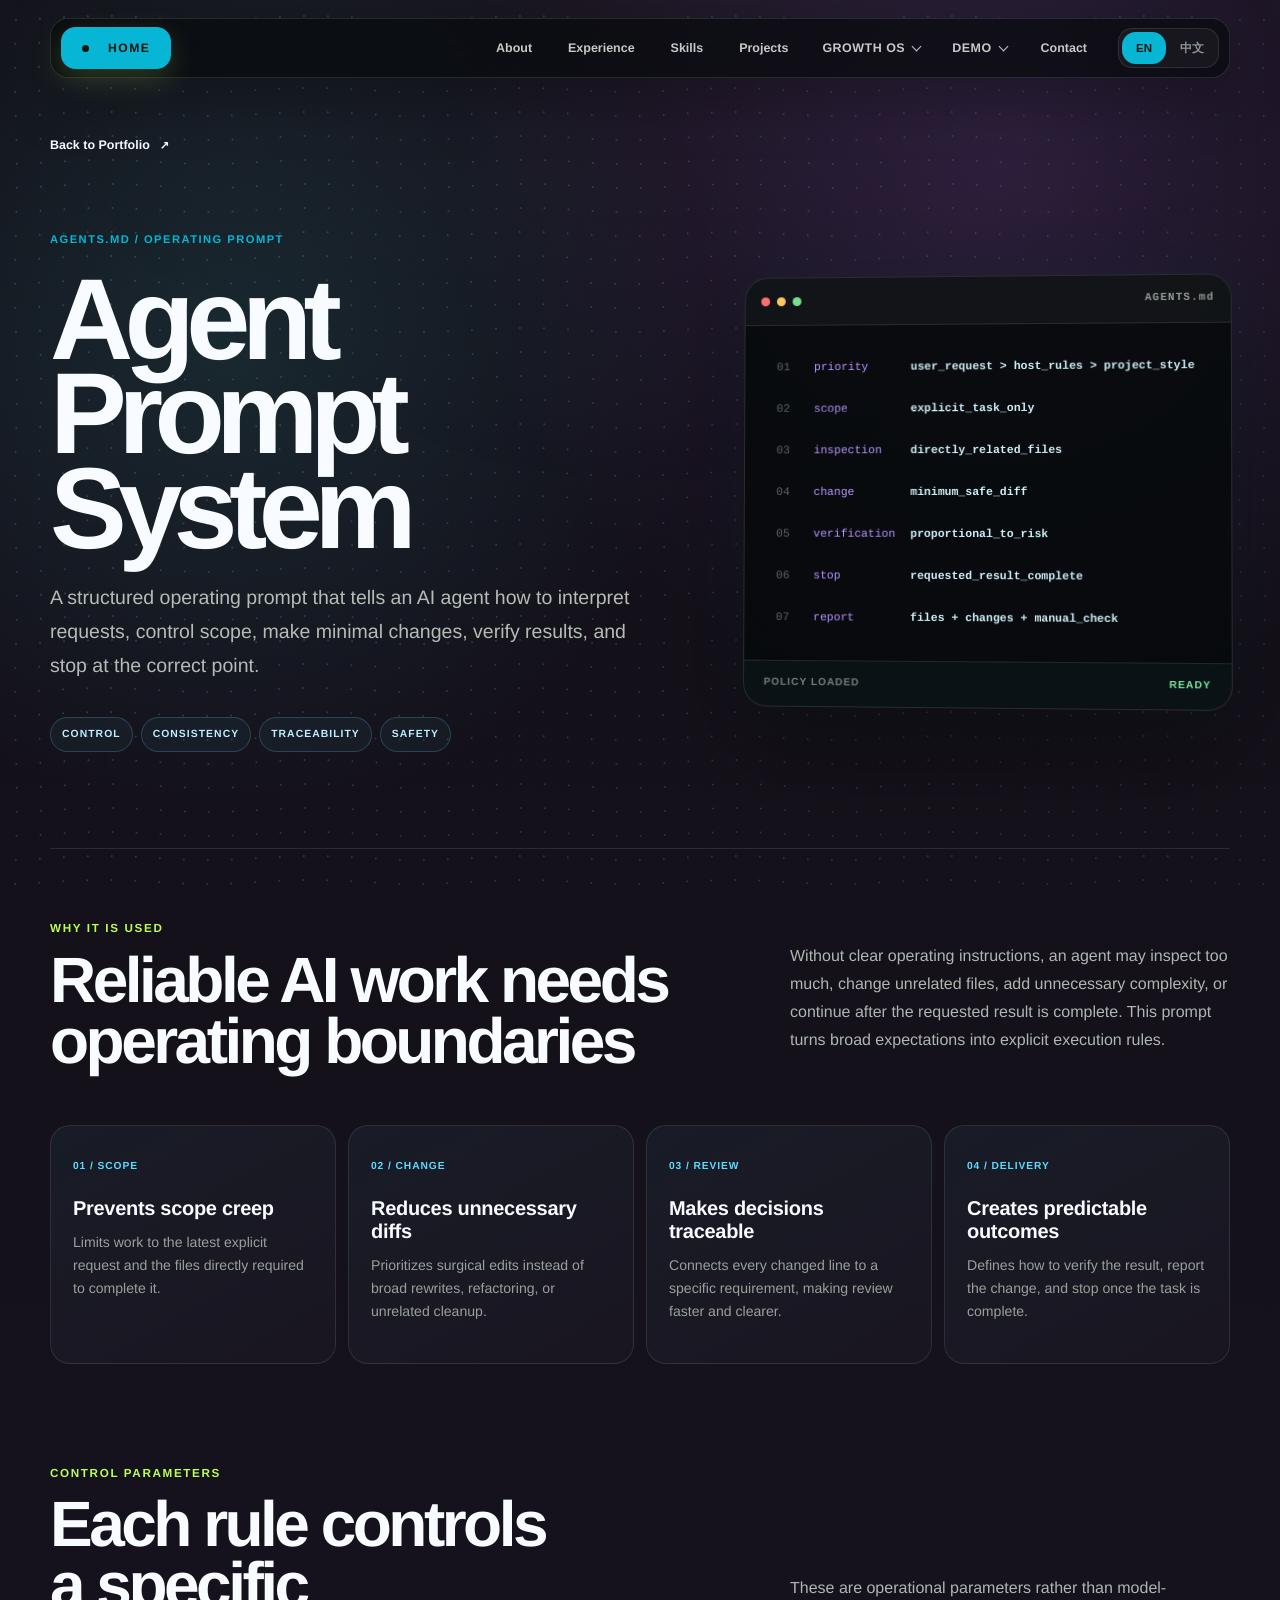
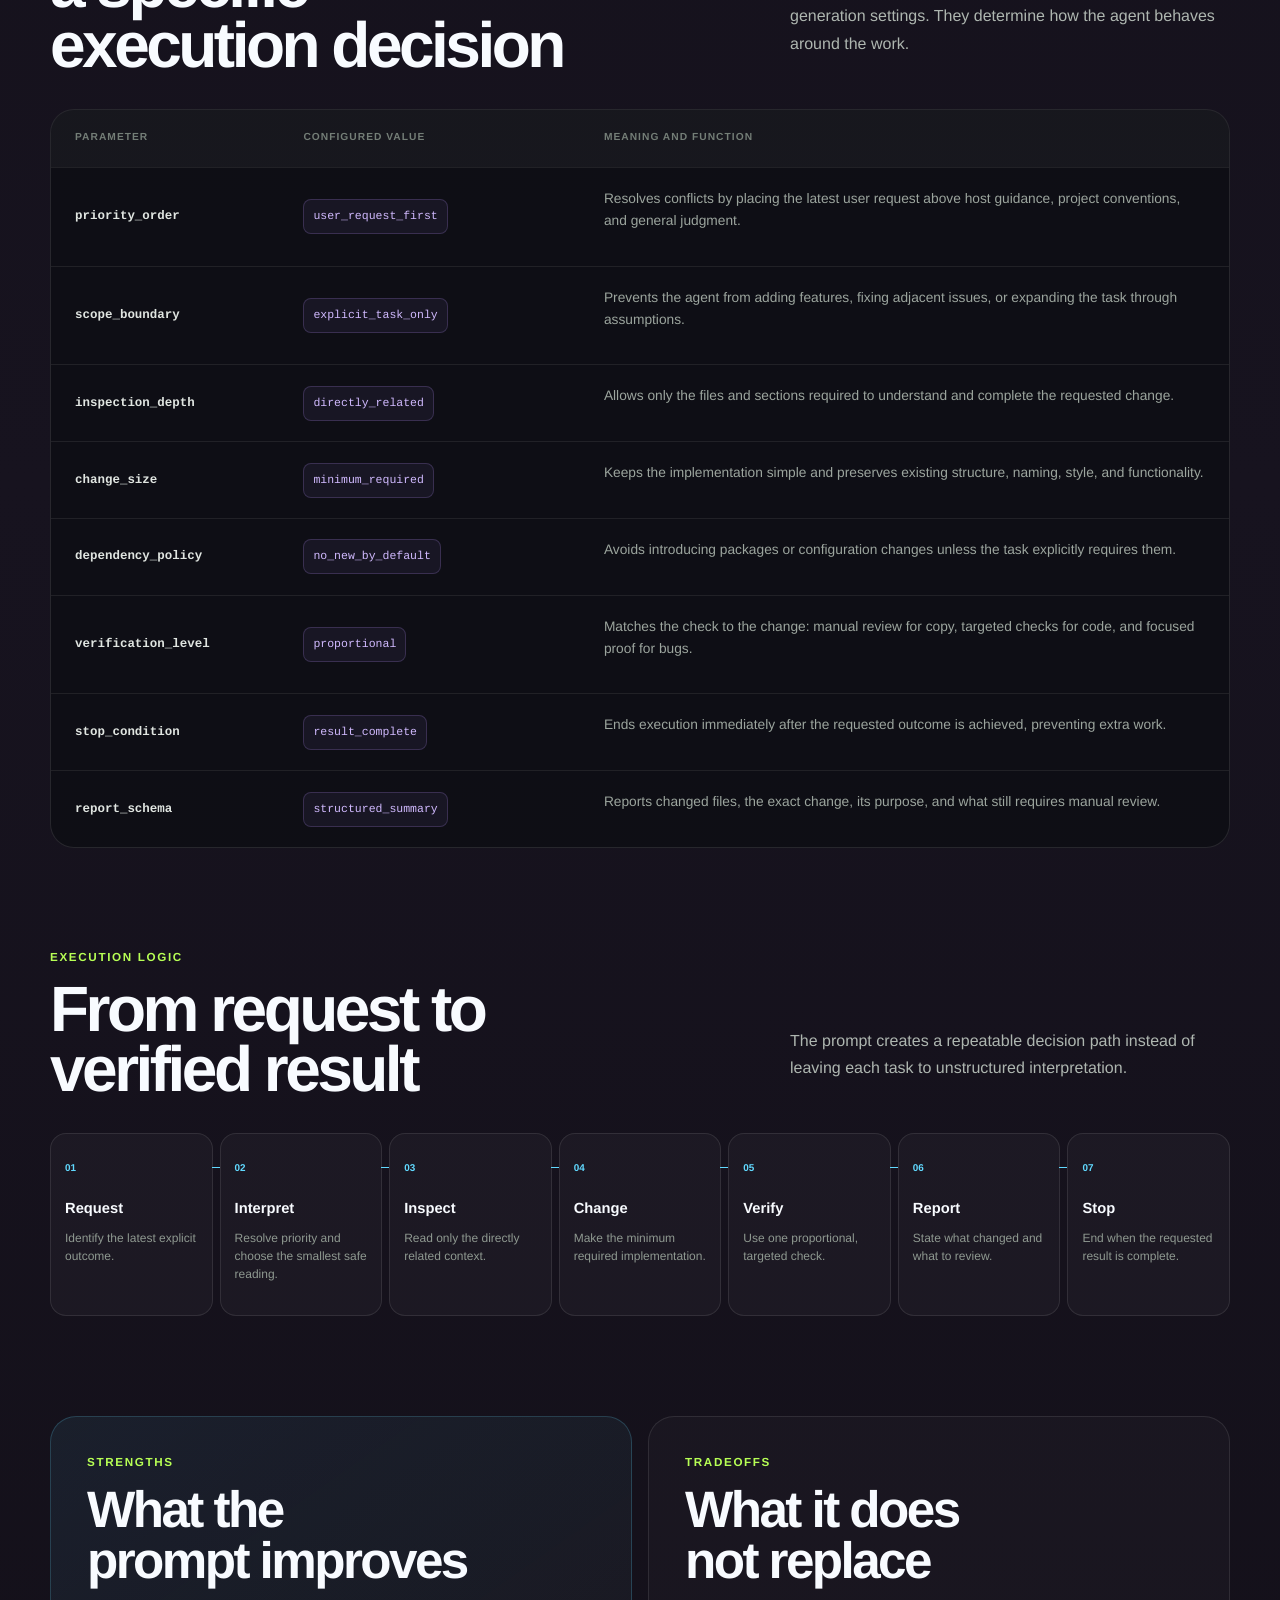
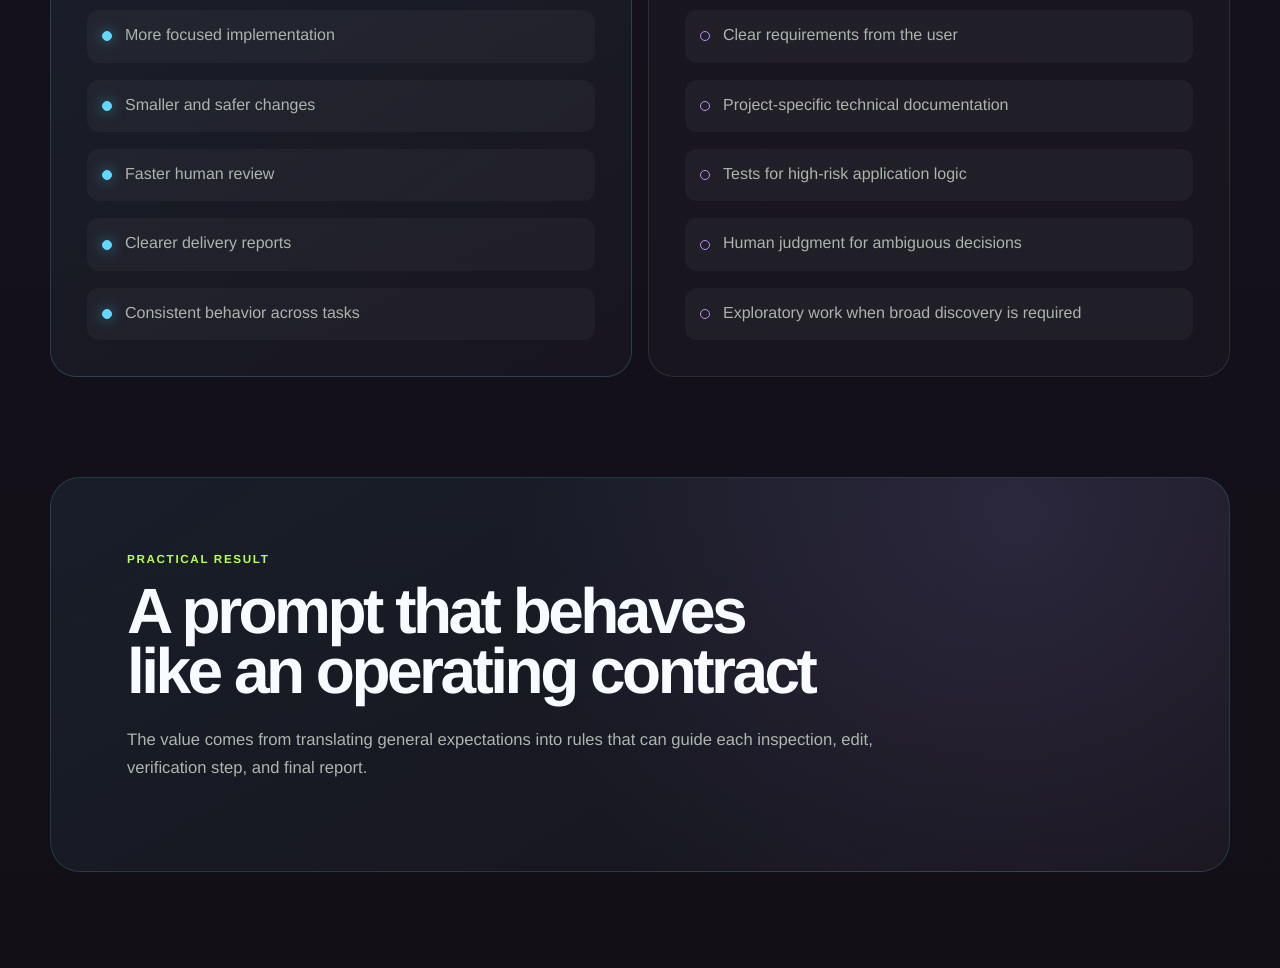
<file: projects/agent-prompt-demo.html>
<!DOCTYPE html>
<html lang="en">
<head>
  <meta charset="UTF-8">
  <meta name="viewport" content="width=device-width, initial-scale=1.0">
  <title>Agent Prompt System Demo | Yury Li</title>
  <meta name="description" content="A practical AGENTS.md prompt system for controlling AI scope, inspection, changes, verification, stopping conditions, and reporting.">
  <meta property="og:title" content="Agent Prompt System Demo | Yury Li">
  <meta property="og:description" content="Why a structured agent prompt improves control, consistency, reviewability, and delivery quality in AI-assisted work.">
  <meta property="og:type" content="article">
  <link rel="stylesheet" href="../styles.css">
</head>
<body class="demo-page agent-page">
  <canvas id="signalCanvas" aria-hidden="true"></canvas>
  <header class="site-header">
    <a class="brand" href="../index.html#home" aria-label="Go to portfolio home">Home</a>
    <nav class="nav-links" aria-label="Demo navigation">
      <a href="../index.html#about">About</a>
      <a href="../index.html#experience">Experience</a>
      <a href="../index.html#skills">Skills</a>
      <a href="../index.html#projects">Projects</a>
      <details class="nav-demo nav-growth">
        <summary>GROWTH OS</summary>
        <div class="nav-demo-menu growth-nav-menu">
          <a href="../growth-playbook.html#local-growth"><span class="growth-nav-icon" aria-hidden="true">↗</span><span><strong>Local Growth Model</strong><small>Partnership channels and 90-day targets</small></span></a>
          <a href="../growth-playbook.html#ai-system"><span class="growth-nav-icon" aria-hidden="true">✦</span><span><strong>AI Operating System</strong><small>Practical tools, outputs, and controls</small></span></a>
          <a href="../growth-playbook.html#roadmap"><span class="growth-nav-icon" aria-hidden="true">90</span><span><strong>30 / 60 / 90 Roadmap</strong><small>Execution phases, deliverables, and KPIs</small></span></a>
        </div>
      </details>
      <details class="nav-demo">
        <summary>DEMO</summary>
        <div class="nav-demo-menu">
          <a href="product-showcase-demo.html">Sectional Sofa — Product Presentation</a>
          <a class="active" href="agent-prompt-demo.html">Agent Prompt System</a>
          <a href="visual-reverse-engineering-demo.html">Visual Reverse Engineering</a>
        </div>
      </details>
      <a href="../index.html#contact">Contact</a>
    </nav>
  </header>

  <main class="demo-main agent-main">
    <a class="detail-back" href="../index.html#projects">Back to Portfolio</a>

    <section class="agent-hero">
      <div class="agent-hero-copy">
        <p class="eyebrow">AGENTS.md / Operating Prompt</p>
        <h1>Agent Prompt System</h1>
        <p class="agent-lead">A structured operating prompt that tells an AI agent how to interpret requests, control scope, make minimal changes, verify results, and stop at the correct point.</p>
        <div class="agent-purpose-strip">
          <span>CONTROL</span>
          <span>CONSISTENCY</span>
          <span>TRACEABILITY</span>
          <span>SAFETY</span>
        </div>
      </div>

      <div class="agent-console" aria-label="Agent prompt configuration example">
        <div class="agent-console-bar">
          <span></span><span></span><span></span>
          <b>AGENTS.md</b>
        </div>
        <div class="agent-console-body" data-no-i18n>
          <p><i>01</i><span>priority</span><strong>user_request &gt; host_rules &gt; project_style</strong></p>
          <p><i>02</i><span>scope</span><strong>explicit_task_only</strong></p>
          <p><i>03</i><span>inspection</span><strong>directly_related_files</strong></p>
          <p><i>04</i><span>change</span><strong>minimum_safe_diff</strong></p>
          <p><i>05</i><span>verification</span><strong>proportional_to_risk</strong></p>
          <p><i>06</i><span>stop</span><strong>requested_result_complete</strong></p>
          <p><i>07</i><span>report</span><strong>files + changes + manual_check</strong></p>
        </div>
        <div class="agent-console-status"><span>POLICY LOADED</span><b>READY</b></div>
      </div>
    </section>

    <section class="agent-why">
      <div>
        <p class="demo-kicker">Why It Is Used</p>
        <h2>Reliable AI work needs operating boundaries</h2>
      </div>
      <p>Without clear operating instructions, an agent may inspect too much, change unrelated files, add unnecessary complexity, or continue after the requested result is complete. This prompt turns broad expectations into explicit execution rules.</p>
    </section>

    <section class="agent-benefits" aria-label="Benefits of the agent prompt">
      <article>
        <span>01 / SCOPE</span>
        <h3>Prevents scope creep</h3>
        <p>Limits work to the latest explicit request and the files directly required to complete it.</p>
      </article>
      <article>
        <span>02 / CHANGE</span>
        <h3>Reduces unnecessary diffs</h3>
        <p>Prioritizes surgical edits instead of broad rewrites, refactoring, or unrelated cleanup.</p>
      </article>
      <article>
        <span>03 / REVIEW</span>
        <h3>Makes decisions traceable</h3>
        <p>Connects every changed line to a specific requirement, making review faster and clearer.</p>
      </article>
      <article>
        <span>04 / DELIVERY</span>
        <h3>Creates predictable outcomes</h3>
        <p>Defines how to verify the result, report the change, and stop once the task is complete.</p>
      </article>
    </section>

    <section class="agent-parameters">
      <div class="agent-section-heading">
        <div><p class="demo-kicker">Control Parameters</p><h2>Each rule controls a specific execution decision</h2></div>
        <p>These are operational parameters rather than model-generation settings. They determine how the agent behaves around the work.</p>
      </div>

      <div class="agent-parameter-table">
        <div class="agent-parameter-row agent-parameter-header">
          <span>Parameter</span><span>Configured value</span><span>Meaning and function</span>
        </div>
        <div class="agent-parameter-row">
          <strong>priority_order</strong><code>user_request_first</code><p>Resolves conflicts by placing the latest user request above host guidance, project conventions, and general judgment.</p>
        </div>
        <div class="agent-parameter-row">
          <strong>scope_boundary</strong><code>explicit_task_only</code><p>Prevents the agent from adding features, fixing adjacent issues, or expanding the task through assumptions.</p>
        </div>
        <div class="agent-parameter-row">
          <strong>inspection_depth</strong><code>directly_related</code><p>Allows only the files and sections required to understand and complete the requested change.</p>
        </div>
        <div class="agent-parameter-row">
          <strong>change_size</strong><code>minimum_required</code><p>Keeps the implementation simple and preserves existing structure, naming, style, and functionality.</p>
        </div>
        <div class="agent-parameter-row">
          <strong>dependency_policy</strong><code>no_new_by_default</code><p>Avoids introducing packages or configuration changes unless the task explicitly requires them.</p>
        </div>
        <div class="agent-parameter-row">
          <strong>verification_level</strong><code>proportional</code><p>Matches the check to the change: manual review for copy, targeted checks for code, and focused proof for bugs.</p>
        </div>
        <div class="agent-parameter-row">
          <strong>stop_condition</strong><code>result_complete</code><p>Ends execution immediately after the requested outcome is achieved, preventing extra work.</p>
        </div>
        <div class="agent-parameter-row">
          <strong>report_schema</strong><code>structured_summary</code><p>Reports changed files, the exact change, its purpose, and what still requires manual review.</p>
        </div>
      </div>
    </section>

    <section class="agent-flow">
      <div class="agent-section-heading">
        <div><p class="demo-kicker">Execution Logic</p><h2>From request to verified result</h2></div>
        <p>The prompt creates a repeatable decision path instead of leaving each task to unstructured interpretation.</p>
      </div>
      <div class="agent-flow-track" aria-label="Agent execution flow">
        <div><span>01</span><strong>Request</strong><p>Identify the latest explicit outcome.</p></div>
        <div><span>02</span><strong>Interpret</strong><p>Resolve priority and choose the smallest safe reading.</p></div>
        <div><span>03</span><strong>Inspect</strong><p>Read only the directly related context.</p></div>
        <div><span>04</span><strong>Change</strong><p>Make the minimum required implementation.</p></div>
        <div><span>05</span><strong>Verify</strong><p>Use one proportional, targeted check.</p></div>
        <div><span>06</span><strong>Report</strong><p>State what changed and what to review.</p></div>
        <div><span>07</span><strong>Stop</strong><p>End when the requested result is complete.</p></div>
      </div>
    </section>

    <section class="agent-balance">
      <div class="agent-balance-card agent-balance-positive">
        <p class="demo-kicker">Strengths</p>
        <h2>What the prompt improves</h2>
        <ul>
          <li>More focused implementation</li>
          <li>Smaller and safer changes</li>
          <li>Faster human review</li>
          <li>Clearer delivery reports</li>
          <li>Consistent behavior across tasks</li>
        </ul>
      </div>
      <div class="agent-balance-card">
        <p class="demo-kicker">Tradeoffs</p>
        <h2>What it does not replace</h2>
        <ul>
          <li>Clear requirements from the user</li>
          <li>Project-specific technical documentation</li>
          <li>Tests for high-risk application logic</li>
          <li>Human judgment for ambiguous decisions</li>
          <li>Exploratory work when broad discovery is required</li>
        </ul>
      </div>
    </section>

    <section class="agent-result">
      <p class="demo-kicker">Practical Result</p>
      <h2>A prompt that behaves like an operating contract</h2>
      <p>The value comes from translating general expectations into rules that can guide each inspection, edit, verification step, and final report.</p>
    </section>
  </main>

  <button class="back-to-top" type="button" aria-label="Back to top">
    <span class="back-to-top-icon" aria-hidden="true"></span>
    <span>Top</span>
  </button>
  <script src="../script.js?v=20260703-1"></script>
</body>
</html>
</file>
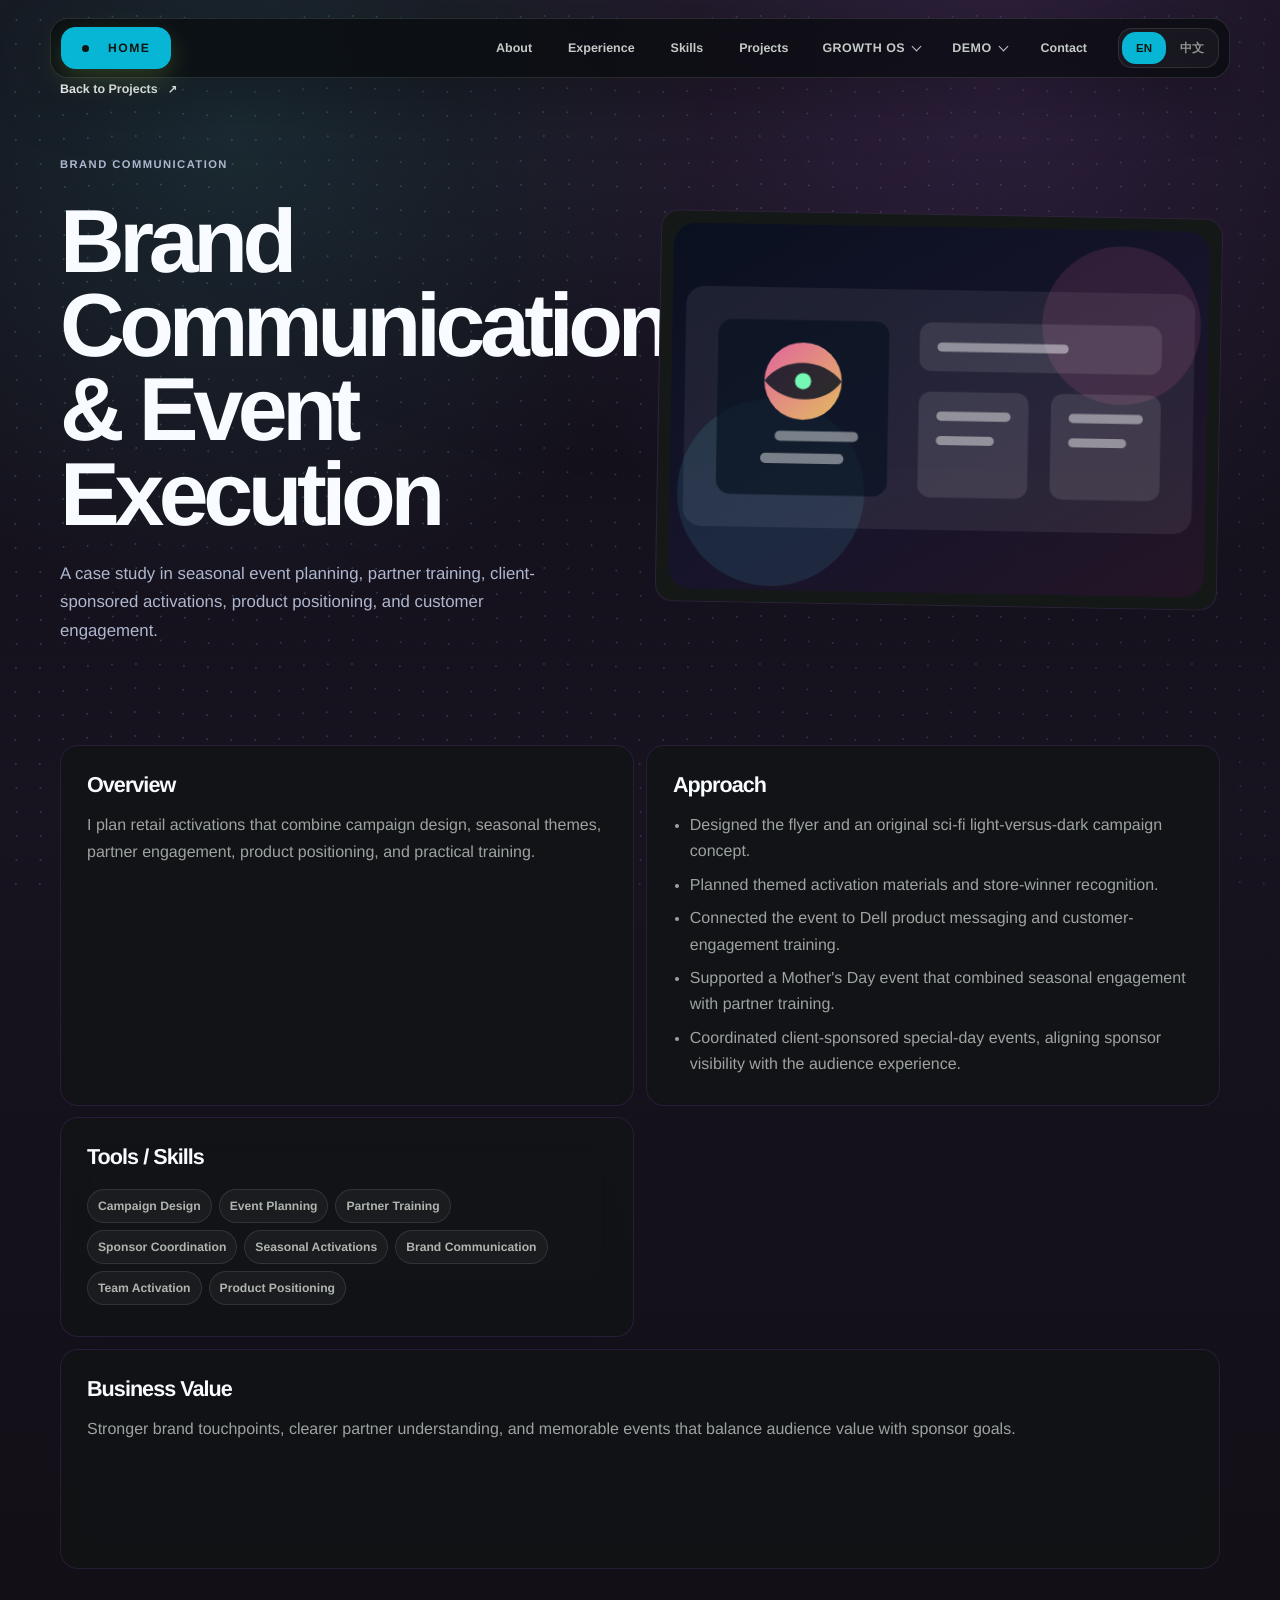
<file: projects/brand-communication.html>
<!DOCTYPE html>
<html lang="en">
<head>
  <meta charset="UTF-8">
  <meta name="viewport" content="width=device-width, initial-scale=1.0">
  <title>Brand Communication & Event Execution | Yury Li</title>
  <meta name="description" content="A Yury Li case study on retail brand communication, Mother's Day events, partner training, client-sponsored special-day activations, and customer engagement.">
  <meta property="og:title" content="Brand Communication & Event Execution | Yury Li">
  <meta property="og:description" content="Campaign support, store events, bilingual communication, customer psychology, and product positioning through Dell brand activation work.">
  <meta property="og:type" content="article">
  <link rel="stylesheet" href="../styles.css">
</head>
<body>
  <canvas id="signalCanvas" aria-hidden="true"></canvas>
  <header class="site-header">
    <a class="brand" href="../index.html#home" aria-label="Go to portfolio home">Home</a>
    <nav class="nav-links" aria-label="Project navigation">
      <a href="../index.html#about">About</a>
      <a href="../index.html#experience">Experience</a>
      <a href="../index.html#skills">Skills</a>
      <a href="../index.html#projects">Projects</a>
      <details class="nav-demo nav-growth">
        <summary>GROWTH OS</summary>
        <div class="nav-demo-menu growth-nav-menu">
          <a href="../growth-playbook.html#local-growth"><span class="growth-nav-icon" aria-hidden="true">↗</span><span><strong>Local Growth Model</strong><small>Partnership channels and 90-day targets</small></span></a>
          <a href="../growth-playbook.html#ai-system"><span class="growth-nav-icon" aria-hidden="true">✦</span><span><strong>AI Operating System</strong><small>Practical tools, outputs, and controls</small></span></a>
          <a href="../growth-playbook.html#roadmap"><span class="growth-nav-icon" aria-hidden="true">90</span><span><strong>30 / 60 / 90 Roadmap</strong><small>Execution phases, deliverables, and KPIs</small></span></a>
        </div>
      </details>
      <details class="nav-demo">
        <summary>DEMO</summary>
        <div class="nav-demo-menu">
          <a href="product-showcase-demo.html">Sectional Sofa — Product Presentation</a>
          <a href="agent-prompt-demo.html">Agent Prompt System</a>
          <a href="visual-reverse-engineering-demo.html">Visual Reverse Engineering</a>
        </div>
      </details>
      <a href="../index.html#contact">Contact</a>
    </nav>
  </header>
  <main class="detail-main">
    <a class="detail-back" href="../index.html#projects">Back to Projects</a>
    <section class="detail-hero">
      <div class="detail-copy">
        <p class="eyebrow">Brand Communication</p>
        <h1>Brand Communication & Event Execution</h1>
        <p>A case study in seasonal event planning, partner training, client-sponsored activations, product positioning, and customer engagement.</p>
      </div>
      <div class="detail-visual glass-panel">
        <img src="../assets/brand-communication.svg" alt="Brand communication and event execution illustration">
      </div>
    </section>

    <section class="detail-grid case-study-grid">
      <article class="detail-card glass-card">
        <h2>Overview</h2>
        <p>I plan retail activations that combine campaign design, seasonal themes, partner engagement, product positioning, and practical training.</p>
      </article>
      <article class="detail-card glass-card">
        <h2>Approach</h2>
        <ul>
          <li>Designed the flyer and an original sci-fi light-versus-dark campaign concept.</li>
          <li>Planned themed activation materials and store-winner recognition.</li>
          <li>Connected the event to Dell product messaging and customer-engagement training.</li>
          <li>Supported a Mother's Day event that combined seasonal engagement with partner training.</li>
          <li>Coordinated client-sponsored special-day events, aligning sponsor visibility with the audience experience.</li>
        </ul>
      </article>
      <article class="detail-card glass-card">
        <h2>Tools / Skills</h2>
        <div class="pill-grid">
          <span>Campaign Design</span>
          <span>Event Planning</span>
          <span>Partner Training</span>
          <span>Sponsor Coordination</span>
          <span>Seasonal Activations</span>
          <span>Brand Communication</span>
          <span>Team Activation</span>
          <span>Product Positioning</span>
        </div>
      </article>
      <article class="detail-card glass-card">
        <h2>Business Value</h2>
        <p>Stronger brand touchpoints, clearer partner understanding, and memorable events that balance audience value with sponsor goals.</p>
      </article>
    </section>
  </main>
  <button class="back-to-top" type="button" aria-label="Back to top">
    <span class="back-to-top-icon" aria-hidden="true"></span>
    <span>Top</span>
  </button>
  <script src="../script.js?v=20260703-1"></script>
</body>
</html>
</file>
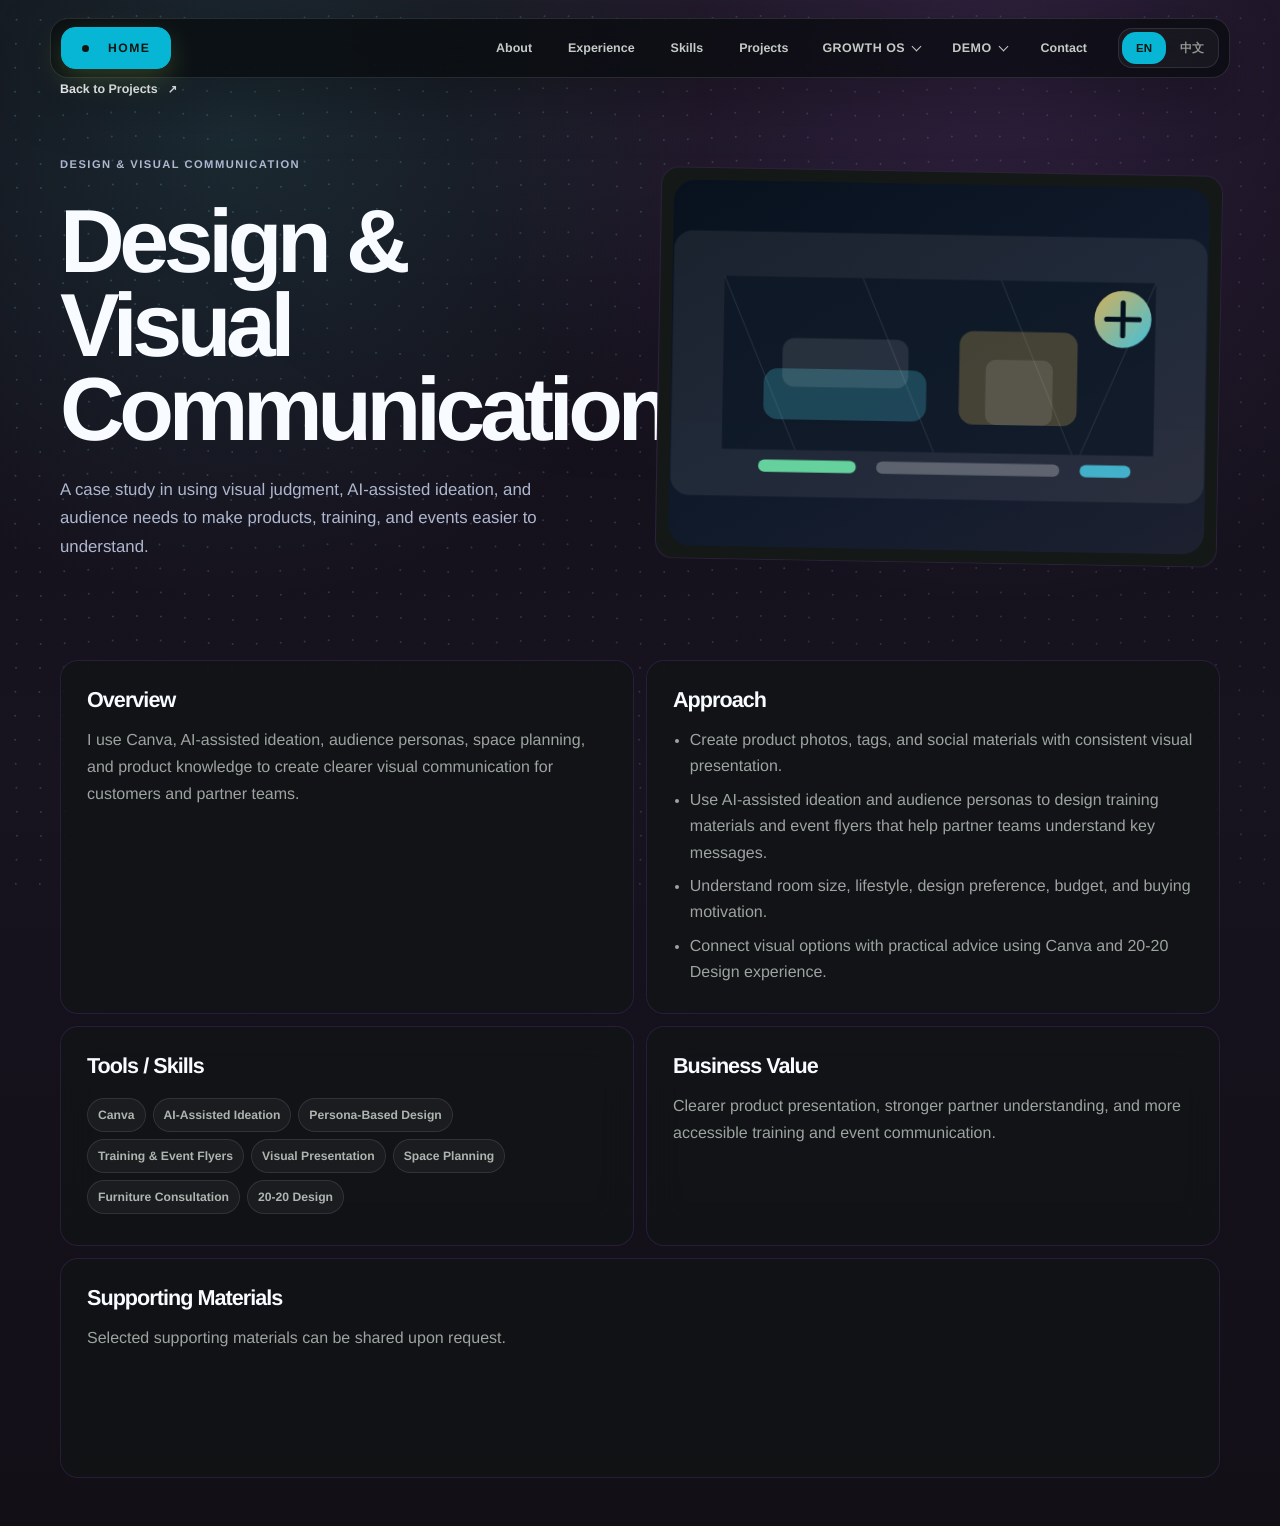
<file: projects/furniture-solution.html>
<!DOCTYPE html>
<html lang="en">
<head>
  <meta charset="UTF-8">
  <meta name="viewport" content="width=device-width, initial-scale=1.0">
  <title>Design & Visual Communication | Yury Li</title>
  <meta name="description" content="A Yury Li case study on Canva design, AI-assisted ideation, audience personas, product presentation, training materials, event flyers, and visual communication.">
  <meta property="og:title" content="Design & Visual Communication | Yury Li">
  <meta property="og:description" content="Canva design, product presentation, furniture visuals, space planning, and customer-facing visual advice.">
  <meta property="og:type" content="article">
  <link rel="stylesheet" href="../styles.css">
</head>
<body>
  <canvas id="signalCanvas" aria-hidden="true"></canvas>
  <header class="site-header">
    <a class="brand" href="../index.html#home" aria-label="Go to portfolio home">Home</a>
    <nav class="nav-links" aria-label="Project navigation">
      <a href="../index.html#about">About</a>
      <a href="../index.html#experience">Experience</a>
      <a href="../index.html#skills">Skills</a>
      <a href="../index.html#projects">Projects</a>
      <details class="nav-demo nav-growth">
        <summary>GROWTH OS</summary>
        <div class="nav-demo-menu growth-nav-menu">
          <a href="../growth-playbook.html#local-growth"><span class="growth-nav-icon" aria-hidden="true">↗</span><span><strong>Local Growth Model</strong><small>Partnership channels and 90-day targets</small></span></a>
          <a href="../growth-playbook.html#ai-system"><span class="growth-nav-icon" aria-hidden="true">✦</span><span><strong>AI Operating System</strong><small>Practical tools, outputs, and controls</small></span></a>
          <a href="../growth-playbook.html#roadmap"><span class="growth-nav-icon" aria-hidden="true">90</span><span><strong>30 / 60 / 90 Roadmap</strong><small>Execution phases, deliverables, and KPIs</small></span></a>
        </div>
      </details>
      <details class="nav-demo">
        <summary>DEMO</summary>
        <div class="nav-demo-menu">
          <a href="product-showcase-demo.html">Sectional Sofa — Product Presentation</a>
          <a href="agent-prompt-demo.html">Agent Prompt System</a>
          <a href="visual-reverse-engineering-demo.html">Visual Reverse Engineering</a>
        </div>
      </details>
      <a href="../index.html#contact">Contact</a>
    </nav>
  </header>
  <main class="detail-main">
    <a class="detail-back" href="../index.html#projects">Back to Projects</a>
    <section class="detail-hero">
      <div class="detail-copy">
        <p class="eyebrow">Design & Visual Communication</p>
        <h1>Design & Visual Communication</h1>
        <p>A case study in using visual judgment, AI-assisted ideation, and audience needs to make products, training, and events easier to understand.</p>
      </div>
      <div class="detail-visual glass-panel">
        <img src="../assets/furniture-solution.svg" alt="Design ability, visual communication, and space planning illustration">
      </div>
    </section>

    <section class="detail-grid case-study-grid">
      <article class="detail-card glass-card">
        <h2>Overview</h2>
        <p>I use Canva, AI-assisted ideation, audience personas, space planning, and product knowledge to create clearer visual communication for customers and partner teams.</p>
      </article>
      <article class="detail-card glass-card">
        <h2>Approach</h2>
        <ul>
          <li>Create product photos, tags, and social materials with consistent visual presentation.</li>
          <li>Use AI-assisted ideation and audience personas to design training materials and event flyers that help partner teams understand key messages.</li>
          <li>Understand room size, lifestyle, design preference, budget, and buying motivation.</li>
          <li>Connect visual options with practical advice using Canva and 20-20 Design experience.</li>
        </ul>
      </article>
      <article class="detail-card glass-card">
        <h2>Tools / Skills</h2>
        <div class="pill-grid">
          <span>Canva</span>
          <span>AI-Assisted Ideation</span>
          <span>Persona-Based Design</span>
          <span>Training & Event Flyers</span>
          <span>Visual Presentation</span>
          <span>Space Planning</span>
          <span>Furniture Consultation</span>
          <span>20-20 Design</span>
        </div>
      </article>
      <article class="detail-card glass-card">
        <h2>Business Value</h2>
        <p>Clearer product presentation, stronger partner understanding, and more accessible training and event communication.</p>
      </article>
      <article class="detail-card glass-card">
        <h2>Supporting Materials</h2>
        <p>Selected supporting materials can be shared upon request.</p>
      </article>
    </section>
  </main>
  <button class="back-to-top" type="button" aria-label="Back to top">
    <span class="back-to-top-icon" aria-hidden="true"></span>
    <span>Top</span>
  </button>
  <script src="../script.js?v=20260703-1"></script>
</body>
</html>
</file>
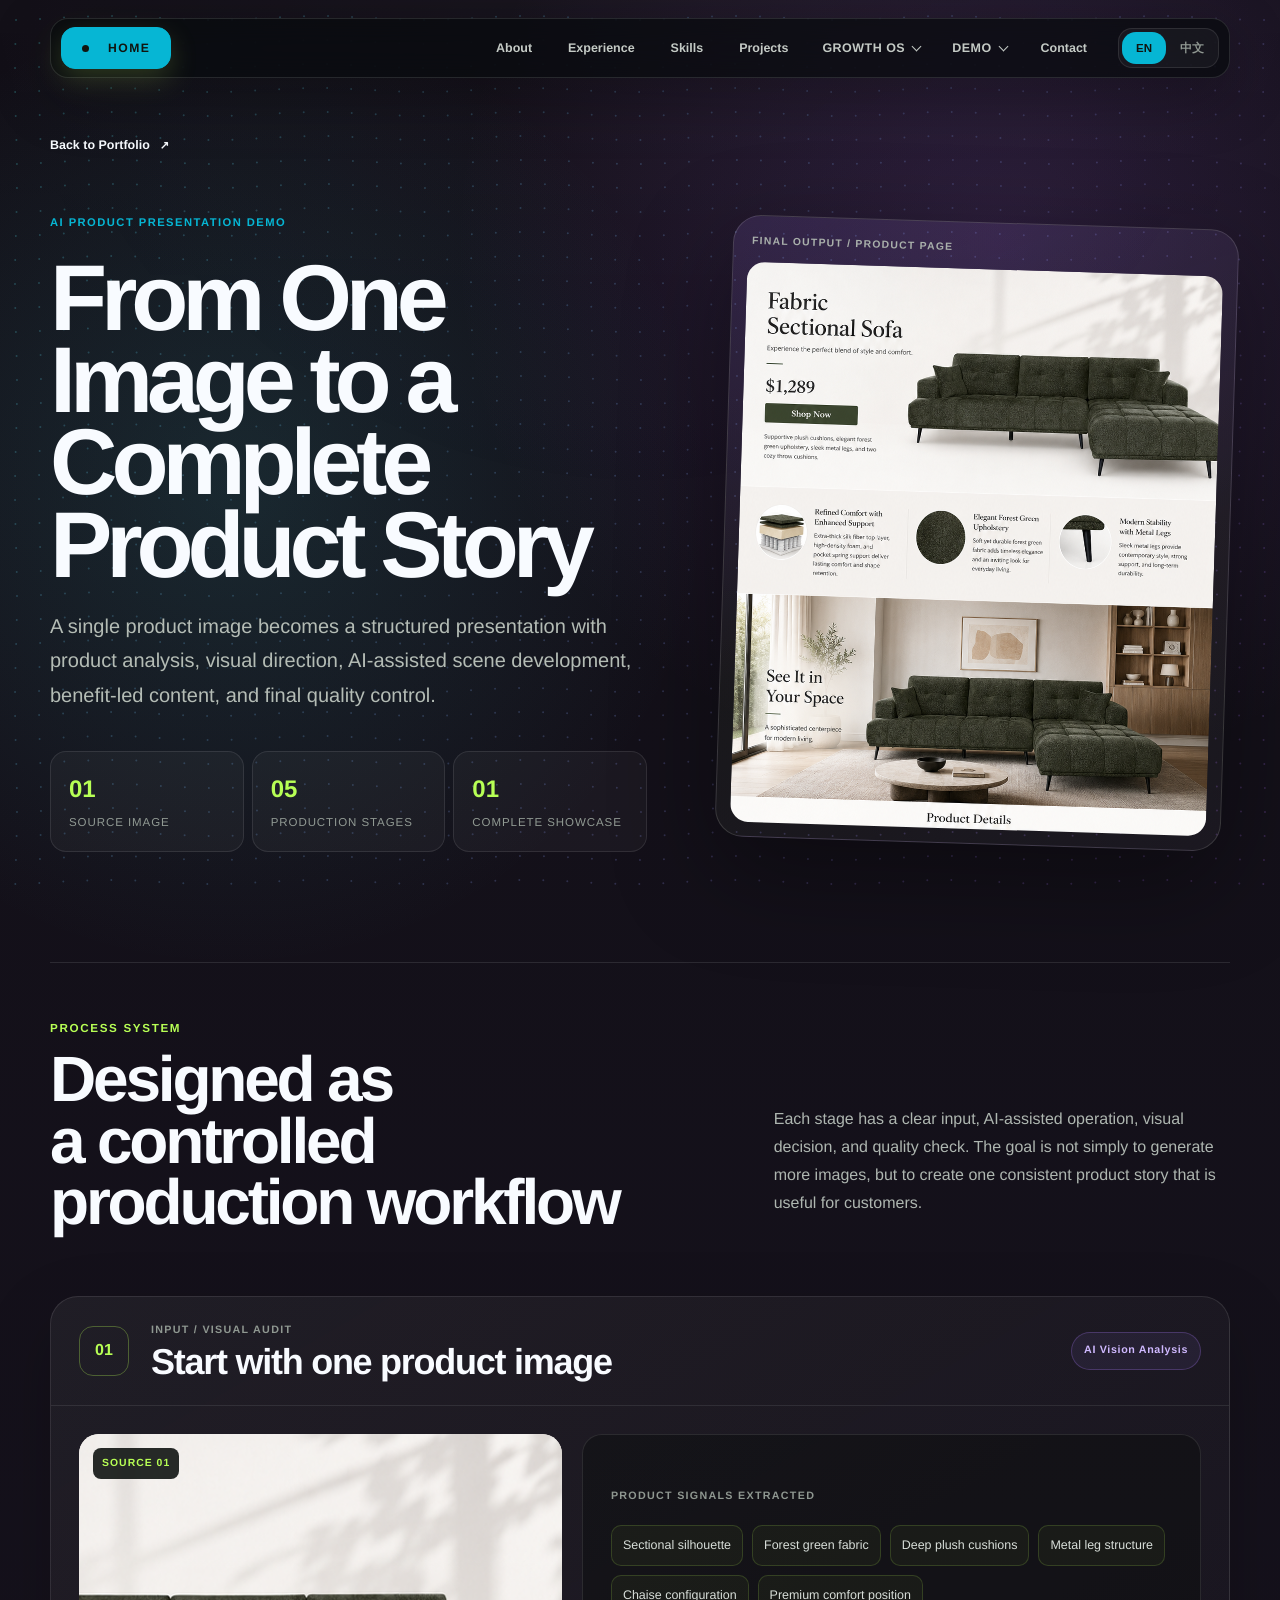
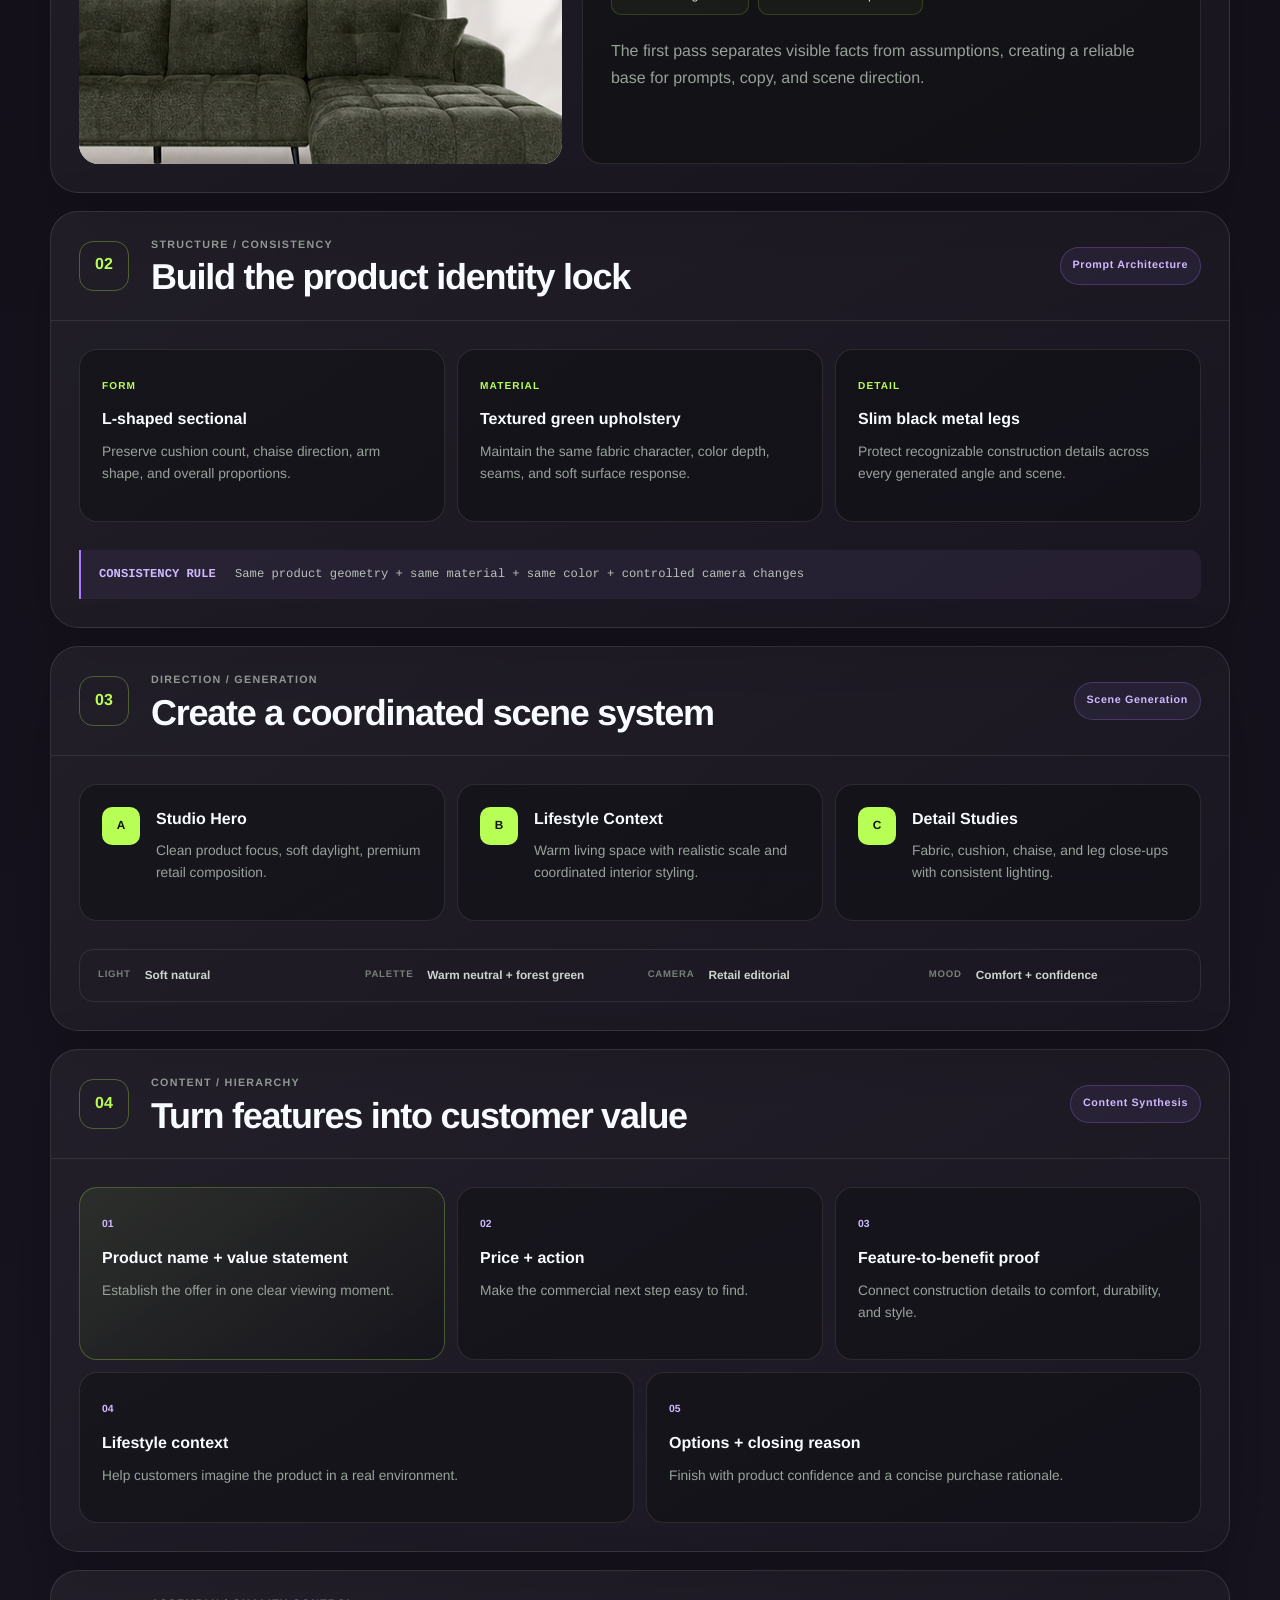
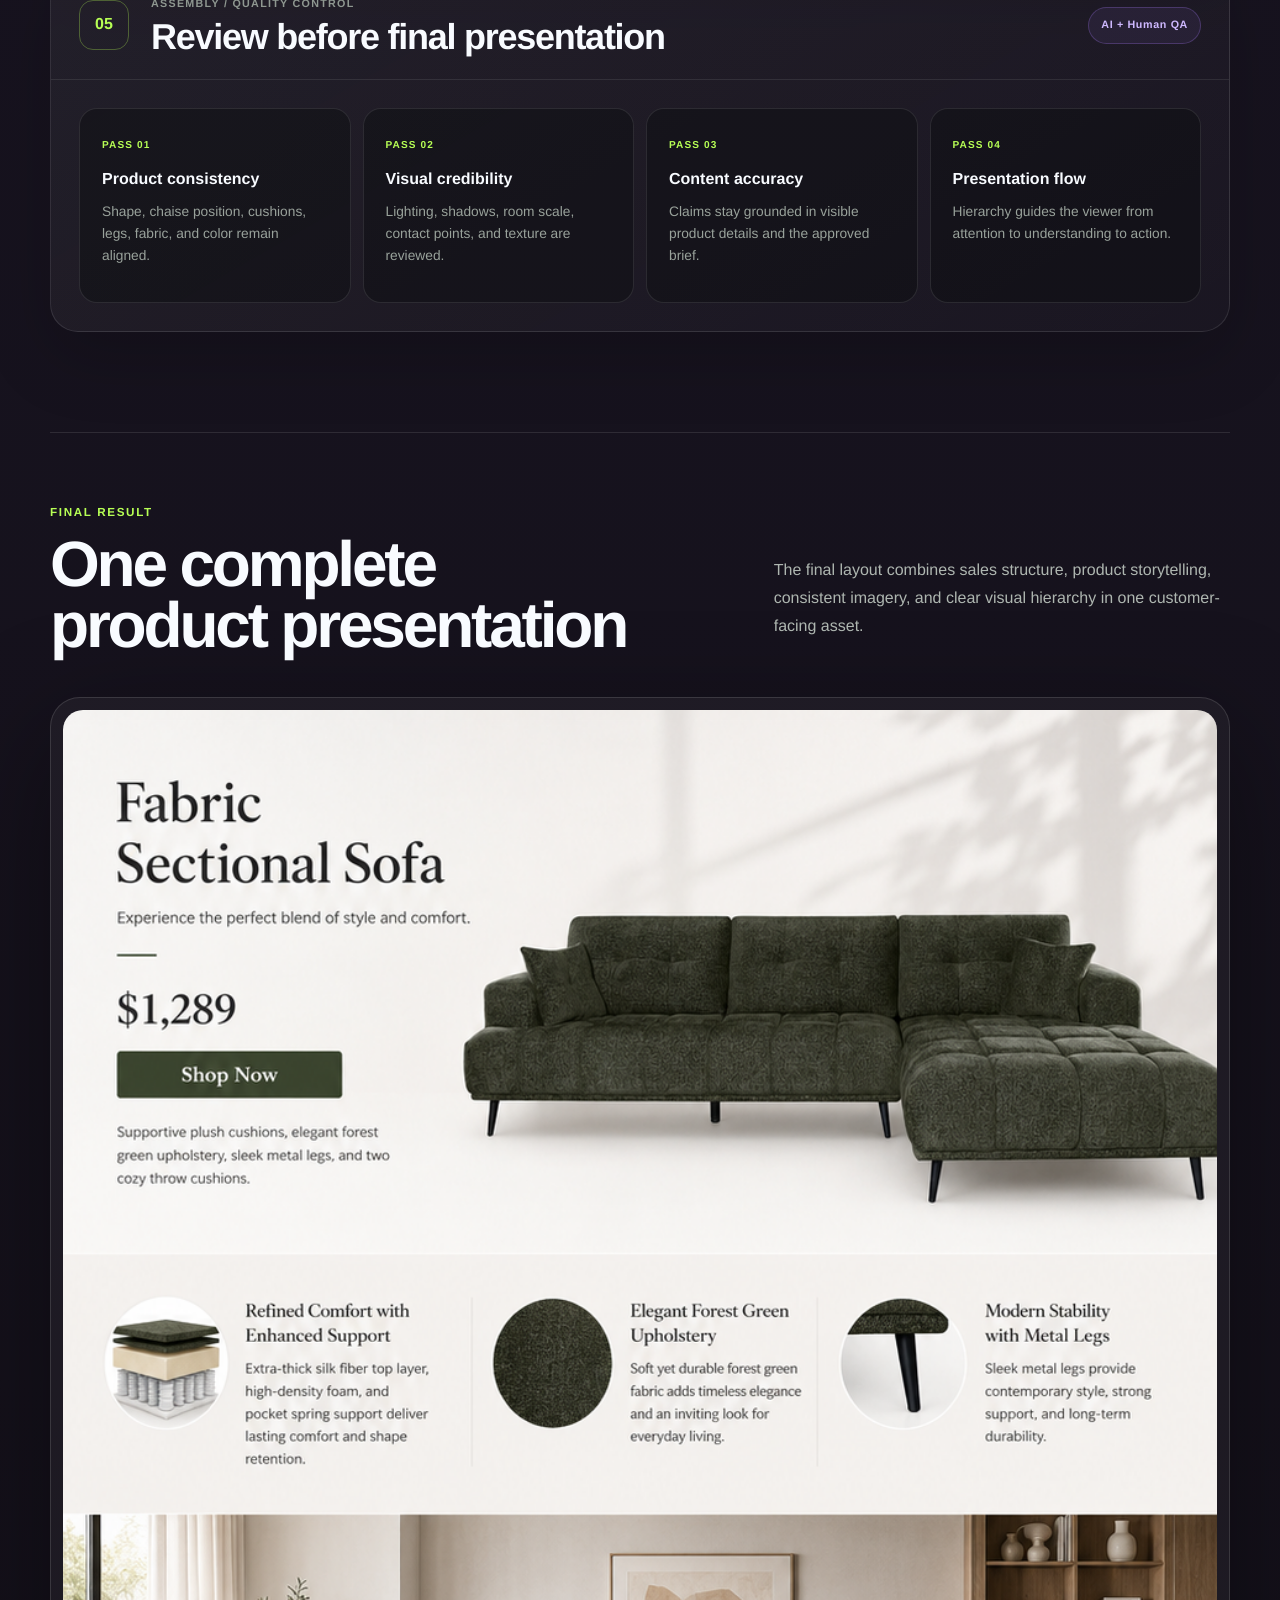
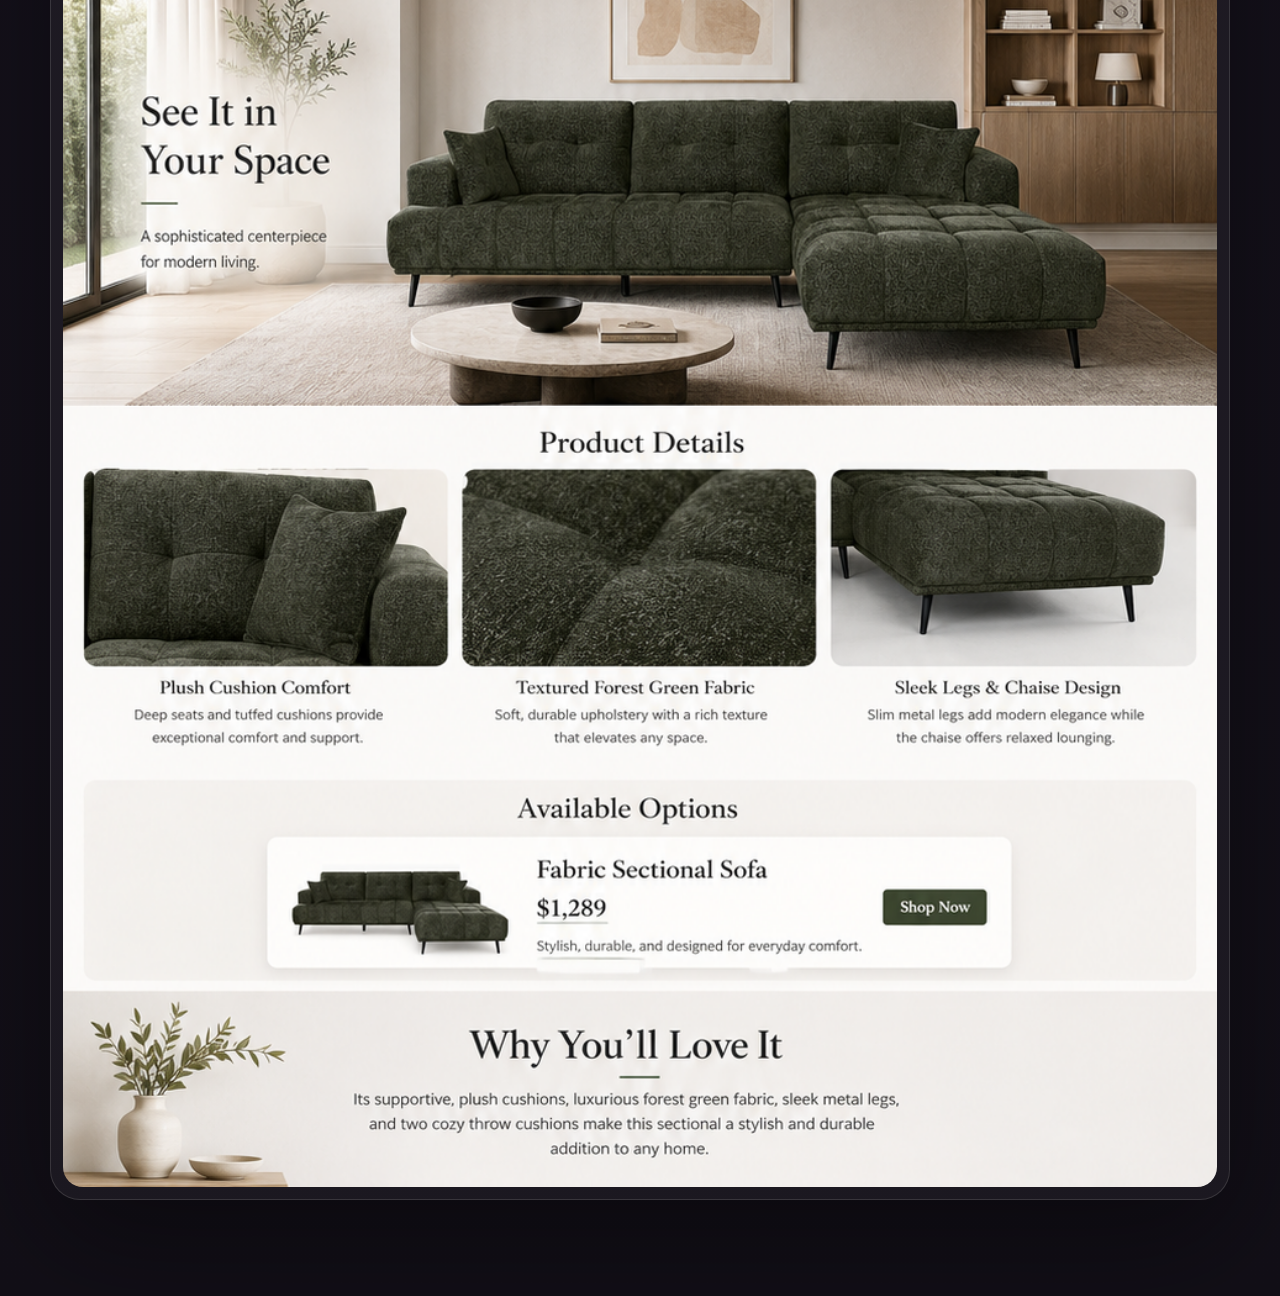
<file: projects/product-showcase-demo.html>
<!DOCTYPE html>
<html lang="en">
<head>
  <meta charset="UTF-8">
  <meta name="viewport" content="width=device-width, initial-scale=1.0">
  <title>AI Product Presentation Demo | Yury Li</title>
  <meta name="description" content="A product presentation demo showing how one product image can become a complete, structured visual showcase through AI-assisted analysis, scene direction, content design, and quality control.">
  <meta property="og:title" content="AI Product Presentation Demo | Yury Li">
  <meta property="og:description" content="From one product image to a complete product presentation through a structured AI-assisted creative process.">
  <meta property="og:type" content="article">
  <link rel="stylesheet" href="../styles.css">
</head>
<body class="demo-page">
  <canvas id="signalCanvas" aria-hidden="true"></canvas>
  <header class="site-header">
    <a class="brand" href="../index.html#home" aria-label="Go to portfolio home">Home</a>
    <nav class="nav-links" aria-label="Demo navigation">
      <a href="../index.html#about">About</a>
      <a href="../index.html#experience">Experience</a>
      <a href="../index.html#skills">Skills</a>
      <a href="../index.html#projects">Projects</a>
      <details class="nav-demo nav-growth">
        <summary>GROWTH OS</summary>
        <div class="nav-demo-menu growth-nav-menu">
          <a href="../growth-playbook.html#local-growth"><span class="growth-nav-icon" aria-hidden="true">↗</span><span><strong>Local Growth Model</strong><small>Partnership channels and 90-day targets</small></span></a>
          <a href="../growth-playbook.html#ai-system"><span class="growth-nav-icon" aria-hidden="true">✦</span><span><strong>AI Operating System</strong><small>Practical tools, outputs, and controls</small></span></a>
          <a href="../growth-playbook.html#roadmap"><span class="growth-nav-icon" aria-hidden="true">90</span><span><strong>30 / 60 / 90 Roadmap</strong><small>Execution phases, deliverables, and KPIs</small></span></a>
        </div>
      </details>
      <details class="nav-demo">
        <summary>DEMO</summary>
        <div class="nav-demo-menu">
          <a class="active" href="product-showcase-demo.html">Sectional Sofa — Product Presentation</a>
          <a href="agent-prompt-demo.html">Agent Prompt System</a>
          <a href="visual-reverse-engineering-demo.html">Visual Reverse Engineering</a>
        </div>
      </details>
      <a href="../index.html#contact">Contact</a>
    </nav>
  </header>

  <main class="demo-main">
    <a class="detail-back" href="../index.html#projects">Back to Portfolio</a>

    <section class="demo-hero">
      <div class="demo-hero-copy">
        <p class="eyebrow">AI Product Presentation Demo</p>
        <h1>From One Image to a Complete Product Story</h1>
        <p class="demo-lead">A single product image becomes a structured presentation with product analysis, visual direction, AI-assisted scene development, benefit-led content, and final quality control.</p>
        <div class="demo-metrics" aria-label="Demo workflow summary">
          <div><strong>01</strong><span>Source image</span></div>
          <div><strong>05</strong><span>Production stages</span></div>
          <div><strong>01</strong><span>Complete showcase</span></div>
        </div>
      </div>
      <div class="demo-hero-preview">
        <span class="demo-window-label">FINAL OUTPUT / PRODUCT PAGE</span>
        <div class="demo-preview-viewport">
          <img src="../assets/product-showcase-final.png" alt="Complete sectional sofa product presentation created from a single product image">
        </div>
      </div>
    </section>

    <section class="demo-intro">
      <div>
        <p class="demo-kicker">Process System</p>
        <h2>Designed as a controlled production workflow</h2>
      </div>
      <p>Each stage has a clear input, AI-assisted operation, visual decision, and quality check. The goal is not simply to generate more images, but to create one consistent product story that is useful for customers.</p>
    </section>

    <section class="demo-process" aria-label="AI-assisted product presentation process">
      <article class="demo-step demo-step-source">
        <div class="demo-step-heading">
          <span class="demo-step-number">01</span>
          <div>
            <p class="demo-step-label">INPUT / VISUAL AUDIT</p>
            <h2>Start with one product image</h2>
          </div>
          <span class="demo-operation">AI Vision Analysis</span>
        </div>
        <div class="demo-step-content demo-source-grid">
          <div class="demo-source-image">
            <img src="../assets/product-showcase-final.png" alt="Sectional sofa source concept isolated for analysis">
            <span>SOURCE 01</span>
          </div>
          <div class="demo-analysis-panel">
            <p class="demo-panel-title">Product signals extracted</p>
            <div class="demo-signal-list">
              <span>Sectional silhouette</span>
              <span>Forest green fabric</span>
              <span>Deep plush cushions</span>
              <span>Metal leg structure</span>
              <span>Chaise configuration</span>
              <span>Premium comfort position</span>
            </div>
            <p class="demo-note">The first pass separates visible facts from assumptions, creating a reliable base for prompts, copy, and scene direction.</p>
          </div>
        </div>
      </article>

      <article class="demo-step">
        <div class="demo-step-heading">
          <span class="demo-step-number">02</span>
          <div>
            <p class="demo-step-label">STRUCTURE / CONSISTENCY</p>
            <h2>Build the product identity lock</h2>
          </div>
          <span class="demo-operation">Prompt Architecture</span>
        </div>
        <div class="demo-step-content demo-lock-grid">
          <div class="demo-lock-card">
            <span>FORM</span>
            <strong>L-shaped sectional</strong>
            <p>Preserve cushion count, chaise direction, arm shape, and overall proportions.</p>
          </div>
          <div class="demo-lock-card">
            <span>MATERIAL</span>
            <strong>Textured green upholstery</strong>
            <p>Maintain the same fabric character, color depth, seams, and soft surface response.</p>
          </div>
          <div class="demo-lock-card">
            <span>DETAIL</span>
            <strong>Slim black metal legs</strong>
            <p>Protect recognizable construction details across every generated angle and scene.</p>
          </div>
        </div>
        <div class="demo-prompt-line"><span>CONSISTENCY RULE</span> Same product geometry + same material + same color + controlled camera changes</div>
      </article>

      <article class="demo-step">
        <div class="demo-step-heading">
          <span class="demo-step-number">03</span>
          <div>
            <p class="demo-step-label">DIRECTION / GENERATION</p>
            <h2>Create a coordinated scene system</h2>
          </div>
          <span class="demo-operation">Scene Generation</span>
        </div>
        <div class="demo-step-content demo-scene-grid">
          <div class="demo-scene-card">
            <span class="demo-scene-index">A</span>
            <div><strong>Studio Hero</strong><p>Clean product focus, soft daylight, premium retail composition.</p></div>
          </div>
          <div class="demo-scene-card">
            <span class="demo-scene-index">B</span>
            <div><strong>Lifestyle Context</strong><p>Warm living space with realistic scale and coordinated interior styling.</p></div>
          </div>
          <div class="demo-scene-card">
            <span class="demo-scene-index">C</span>
            <div><strong>Detail Studies</strong><p>Fabric, cushion, chaise, and leg close-ups with consistent lighting.</p></div>
          </div>
        </div>
        <div class="demo-direction-bar">
          <span>LIGHT</span><b>Soft natural</b>
          <span>PALETTE</span><b>Warm neutral + forest green</b>
          <span>CAMERA</span><b>Retail editorial</b>
          <span>MOOD</span><b>Comfort + confidence</b>
        </div>
      </article>

      <article class="demo-step">
        <div class="demo-step-heading">
          <span class="demo-step-number">04</span>
          <div>
            <p class="demo-step-label">CONTENT / HIERARCHY</p>
            <h2>Turn features into customer value</h2>
          </div>
          <span class="demo-operation">Content Synthesis</span>
        </div>
        <div class="demo-step-content demo-content-map">
          <div class="demo-content-block demo-content-primary"><span>01</span><strong>Product name + value statement</strong><p>Establish the offer in one clear viewing moment.</p></div>
          <div class="demo-content-block"><span>02</span><strong>Price + action</strong><p>Make the commercial next step easy to find.</p></div>
          <div class="demo-content-block"><span>03</span><strong>Feature-to-benefit proof</strong><p>Connect construction details to comfort, durability, and style.</p></div>
          <div class="demo-content-block"><span>04</span><strong>Lifestyle context</strong><p>Help customers imagine the product in a real environment.</p></div>
          <div class="demo-content-block"><span>05</span><strong>Options + closing reason</strong><p>Finish with product confidence and a concise purchase rationale.</p></div>
        </div>
      </article>

      <article class="demo-step">
        <div class="demo-step-heading">
          <span class="demo-step-number">05</span>
          <div>
            <p class="demo-step-label">ASSEMBLY / QUALITY CONTROL</p>
            <h2>Review before final presentation</h2>
          </div>
          <span class="demo-operation">AI + Human QA</span>
        </div>
        <div class="demo-step-content demo-qa-grid">
          <div class="demo-qa-card"><span>PASS 01</span><strong>Product consistency</strong><p>Shape, chaise position, cushions, legs, fabric, and color remain aligned.</p></div>
          <div class="demo-qa-card"><span>PASS 02</span><strong>Visual credibility</strong><p>Lighting, shadows, room scale, contact points, and texture are reviewed.</p></div>
          <div class="demo-qa-card"><span>PASS 03</span><strong>Content accuracy</strong><p>Claims stay grounded in visible product details and the approved brief.</p></div>
          <div class="demo-qa-card"><span>PASS 04</span><strong>Presentation flow</strong><p>Hierarchy guides the viewer from attention to understanding to action.</p></div>
        </div>
      </article>
    </section>

    <section class="demo-final">
      <div class="demo-final-heading">
        <div><p class="demo-kicker">Final Result</p><h2>One complete product presentation</h2></div>
        <p>The final layout combines sales structure, product storytelling, consistent imagery, and clear visual hierarchy in one customer-facing asset.</p>
      </div>
      <div class="demo-final-frame">
        <img src="../assets/product-showcase-final.png" alt="Final complete fabric sectional sofa product presentation">
      </div>
    </section>
  </main>

  <button class="back-to-top" type="button" aria-label="Back to top">
    <span class="back-to-top-icon" aria-hidden="true"></span>
    <span>Top</span>
  </button>
  <script src="../script.js?v=20260703-1"></script>
</body>
</html>
</file>
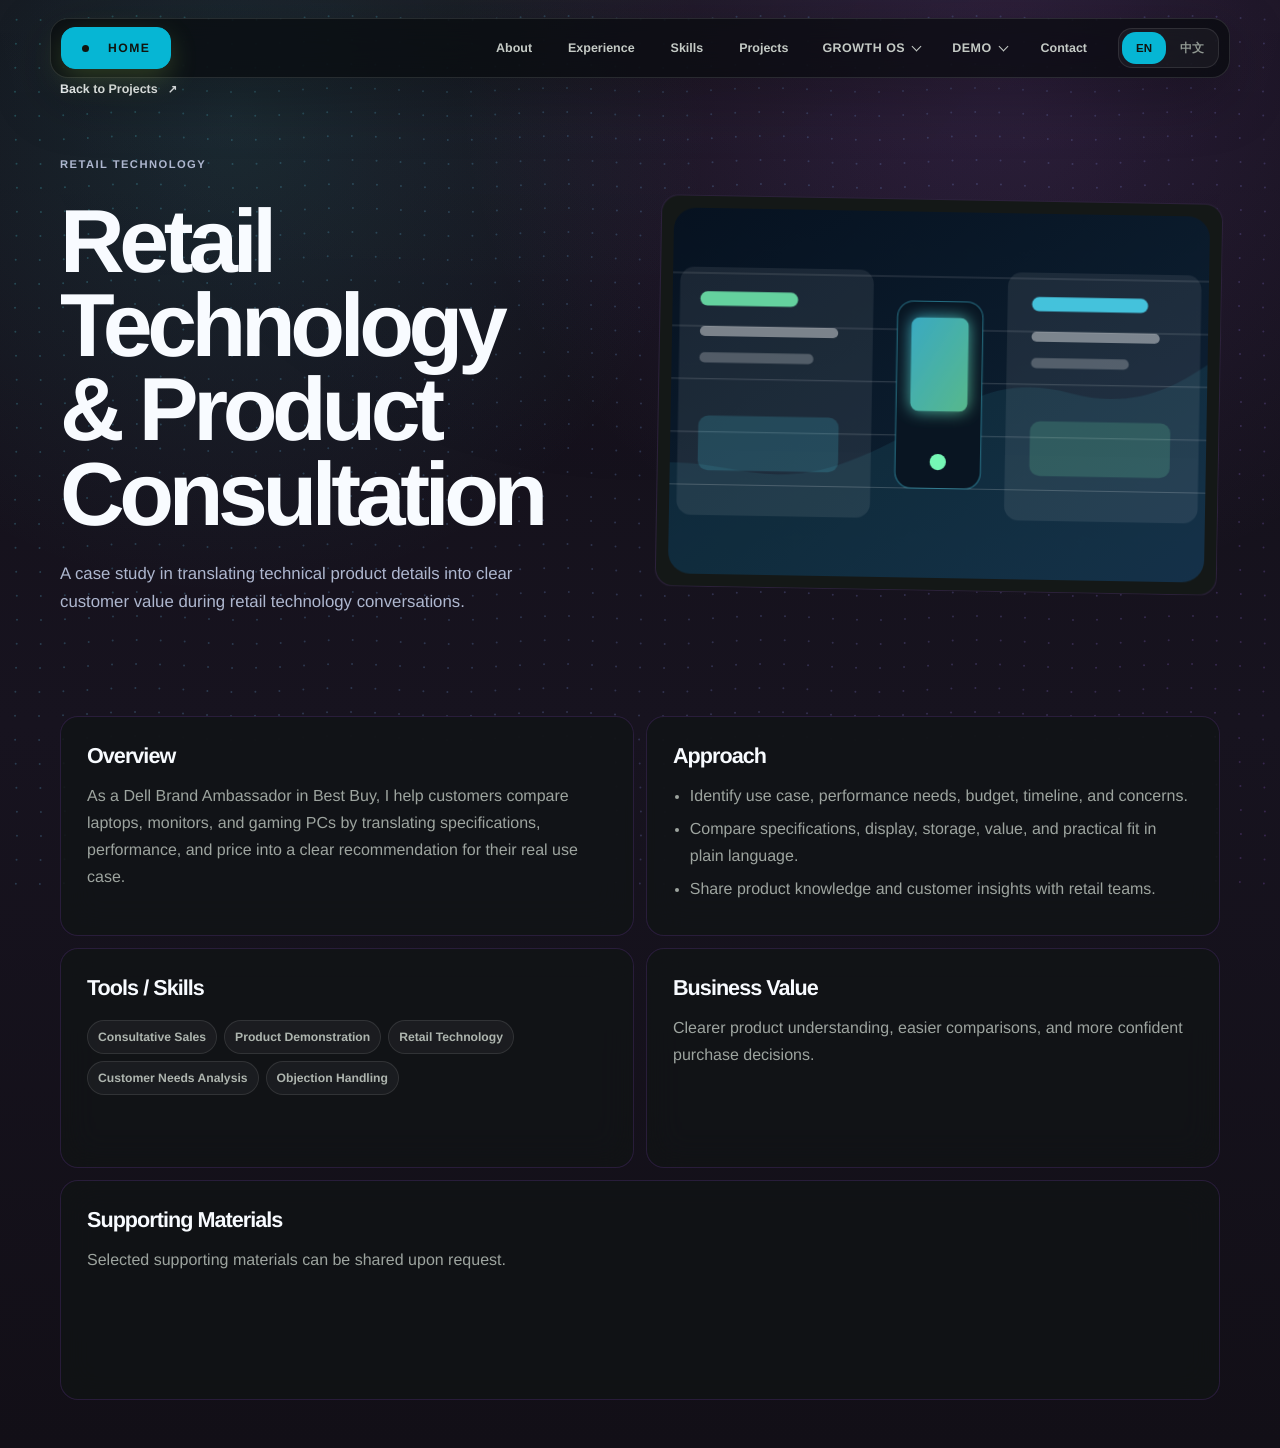
<file: projects/retail-technology.html>
<!DOCTYPE html>
<html lang="en">
<head>
  <meta charset="UTF-8">
  <meta name="viewport" content="width=device-width, initial-scale=1.0">
  <title>Retail Technology & Product Consultation | Yury Li</title>
  <meta name="description" content="A Yury Li case study on customer-facing retail technology consultation, product comparison, customer needs analysis, and Dell product communication.">
  <meta property="og:title" content="Retail Technology & Product Consultation | Yury Li">
  <meta property="og:description" content="Customer-facing product explanation, needs analysis, product comparison, and budget/value communication in retail technology.">
  <meta property="og:type" content="article">
  <link rel="stylesheet" href="../styles.css">
</head>
<body>
  <canvas id="signalCanvas" aria-hidden="true"></canvas>
  <header class="site-header">
    <a class="brand" href="../index.html#home" aria-label="Go to portfolio home">Home</a>
    <nav class="nav-links" aria-label="Project navigation">
      <a href="../index.html#about">About</a>
      <a href="../index.html#experience">Experience</a>
      <a href="../index.html#skills">Skills</a>
      <a href="../index.html#projects">Projects</a>
      <details class="nav-demo nav-growth">
        <summary>GROWTH OS</summary>
        <div class="nav-demo-menu growth-nav-menu">
          <a href="../growth-playbook.html#local-growth"><span class="growth-nav-icon" aria-hidden="true">↗</span><span><strong>Local Growth Model</strong><small>Partnership channels and 90-day targets</small></span></a>
          <a href="../growth-playbook.html#ai-system"><span class="growth-nav-icon" aria-hidden="true">✦</span><span><strong>AI Operating System</strong><small>Practical tools, outputs, and controls</small></span></a>
          <a href="../growth-playbook.html#roadmap"><span class="growth-nav-icon" aria-hidden="true">90</span><span><strong>30 / 60 / 90 Roadmap</strong><small>Execution phases, deliverables, and KPIs</small></span></a>
        </div>
      </details>
      <details class="nav-demo">
        <summary>DEMO</summary>
        <div class="nav-demo-menu">
          <a href="product-showcase-demo.html">Sectional Sofa — Product Presentation</a>
          <a href="agent-prompt-demo.html">Agent Prompt System</a>
          <a href="visual-reverse-engineering-demo.html">Visual Reverse Engineering</a>
        </div>
      </details>
      <a href="../index.html#contact">Contact</a>
    </nav>
  </header>
  <main class="detail-main">
    <a class="detail-back" href="../index.html#projects">Back to Projects</a>
    <section class="detail-hero">
      <div class="detail-copy">
        <p class="eyebrow">Retail Technology</p>
        <h1>Retail Technology & Product Consultation</h1>
        <p>A case study in translating technical product details into clear customer value during retail technology conversations.</p>
      </div>
      <div class="detail-visual glass-panel">
        <img src="../assets/retail-technology.svg" alt="Retail technology consultation dashboard illustration">
      </div>
    </section>

    <section class="detail-grid case-study-grid">
      <article class="detail-card glass-card">
        <h2>Overview</h2>
        <p>As a Dell Brand Ambassador in Best Buy, I help customers compare laptops, monitors, and gaming PCs by translating specifications, performance, and price into a clear recommendation for their real use case.</p>
      </article>
      <article class="detail-card glass-card">
        <h2>Approach</h2>
        <ul>
          <li>Identify use case, performance needs, budget, timeline, and concerns.</li>
          <li>Compare specifications, display, storage, value, and practical fit in plain language.</li>
          <li>Share product knowledge and customer insights with retail teams.</li>
        </ul>
      </article>
      <article class="detail-card glass-card">
        <h2>Tools / Skills</h2>
        <div class="pill-grid">
          <span>Consultative Sales</span>
          <span>Product Demonstration</span>
          <span>Retail Technology</span>
          <span>Customer Needs Analysis</span>
          <span>Objection Handling</span>
        </div>
      </article>
      <article class="detail-card glass-card">
        <h2>Business Value</h2>
        <p>Clearer product understanding, easier comparisons, and more confident purchase decisions.</p>
      </article>
      <article class="detail-card glass-card">
        <h2>Supporting Materials</h2>
        <p>Selected supporting materials can be shared upon request.</p>
      </article>
    </section>
  </main>
  <button class="back-to-top" type="button" aria-label="Back to top">
    <span class="back-to-top-icon" aria-hidden="true"></span>
    <span>Top</span>
  </button>
  <script src="../script.js?v=20260703-1"></script>
</body>
</html>
</file>
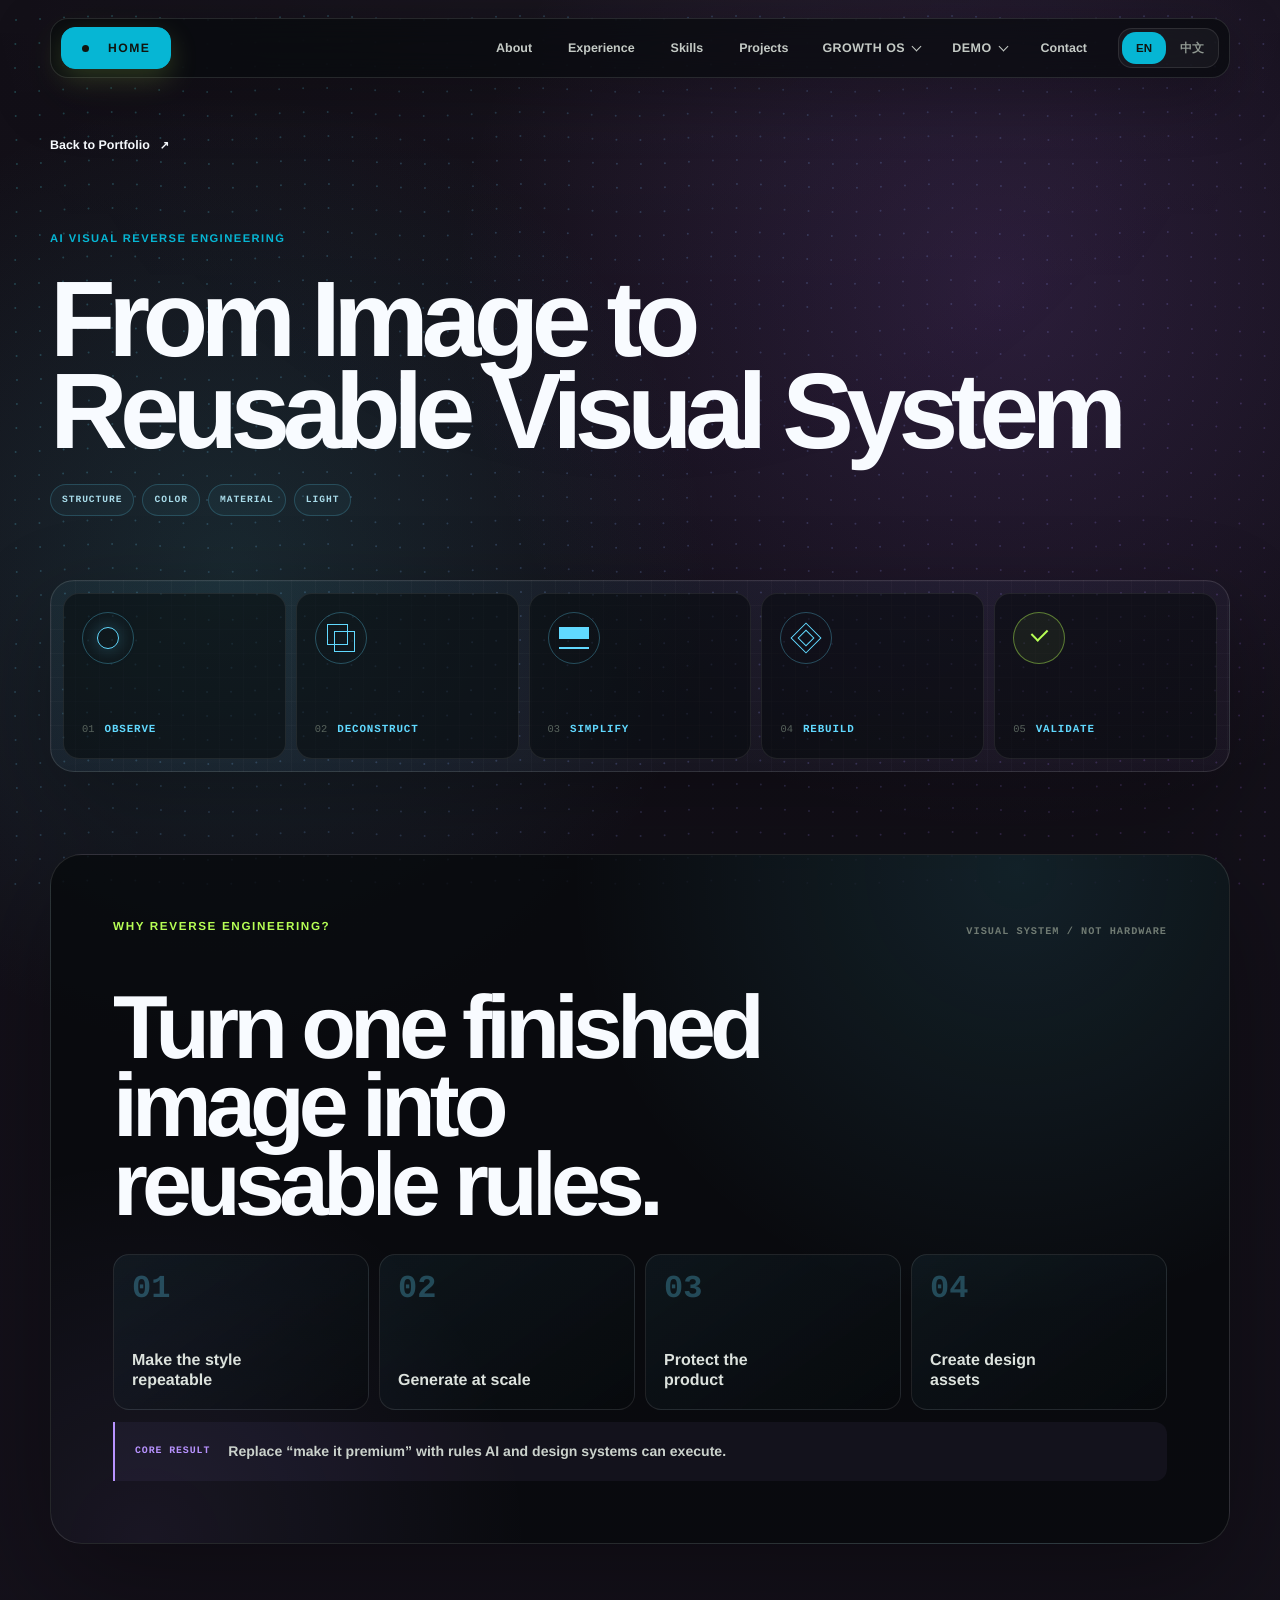
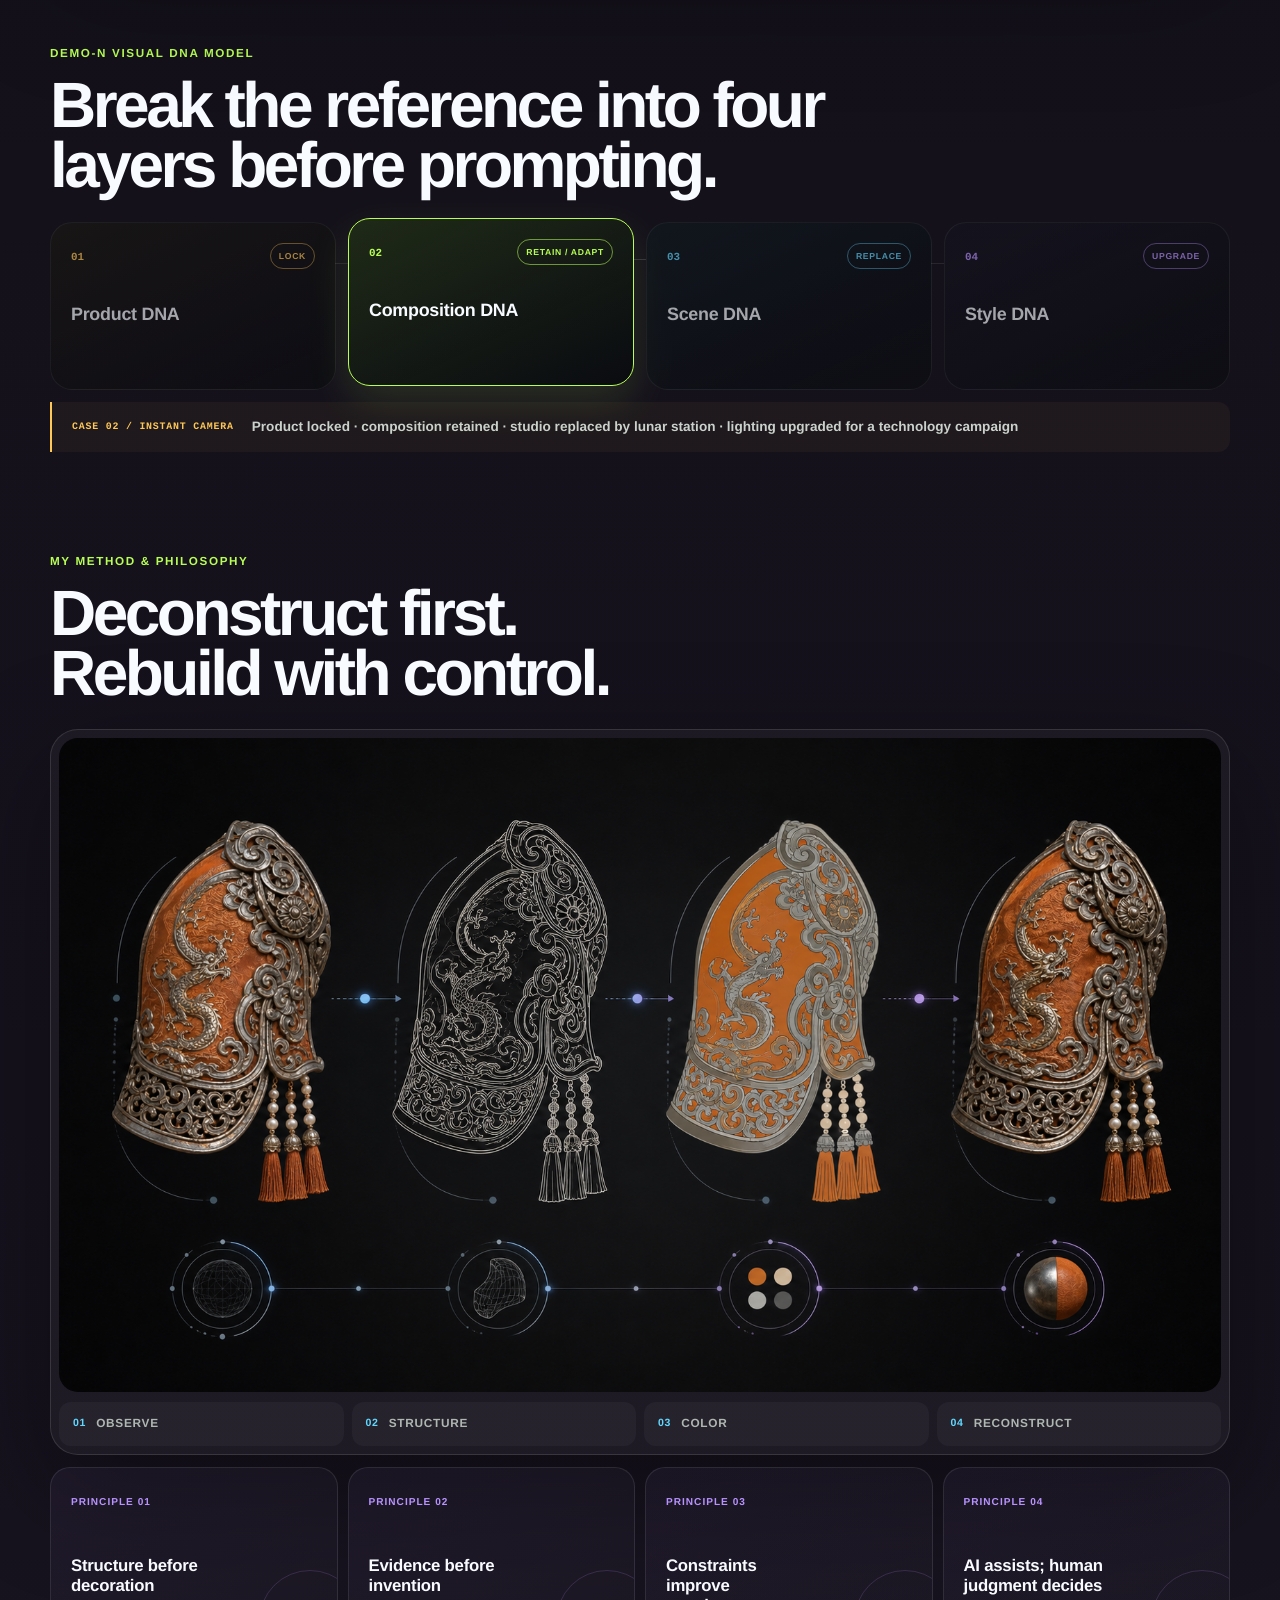
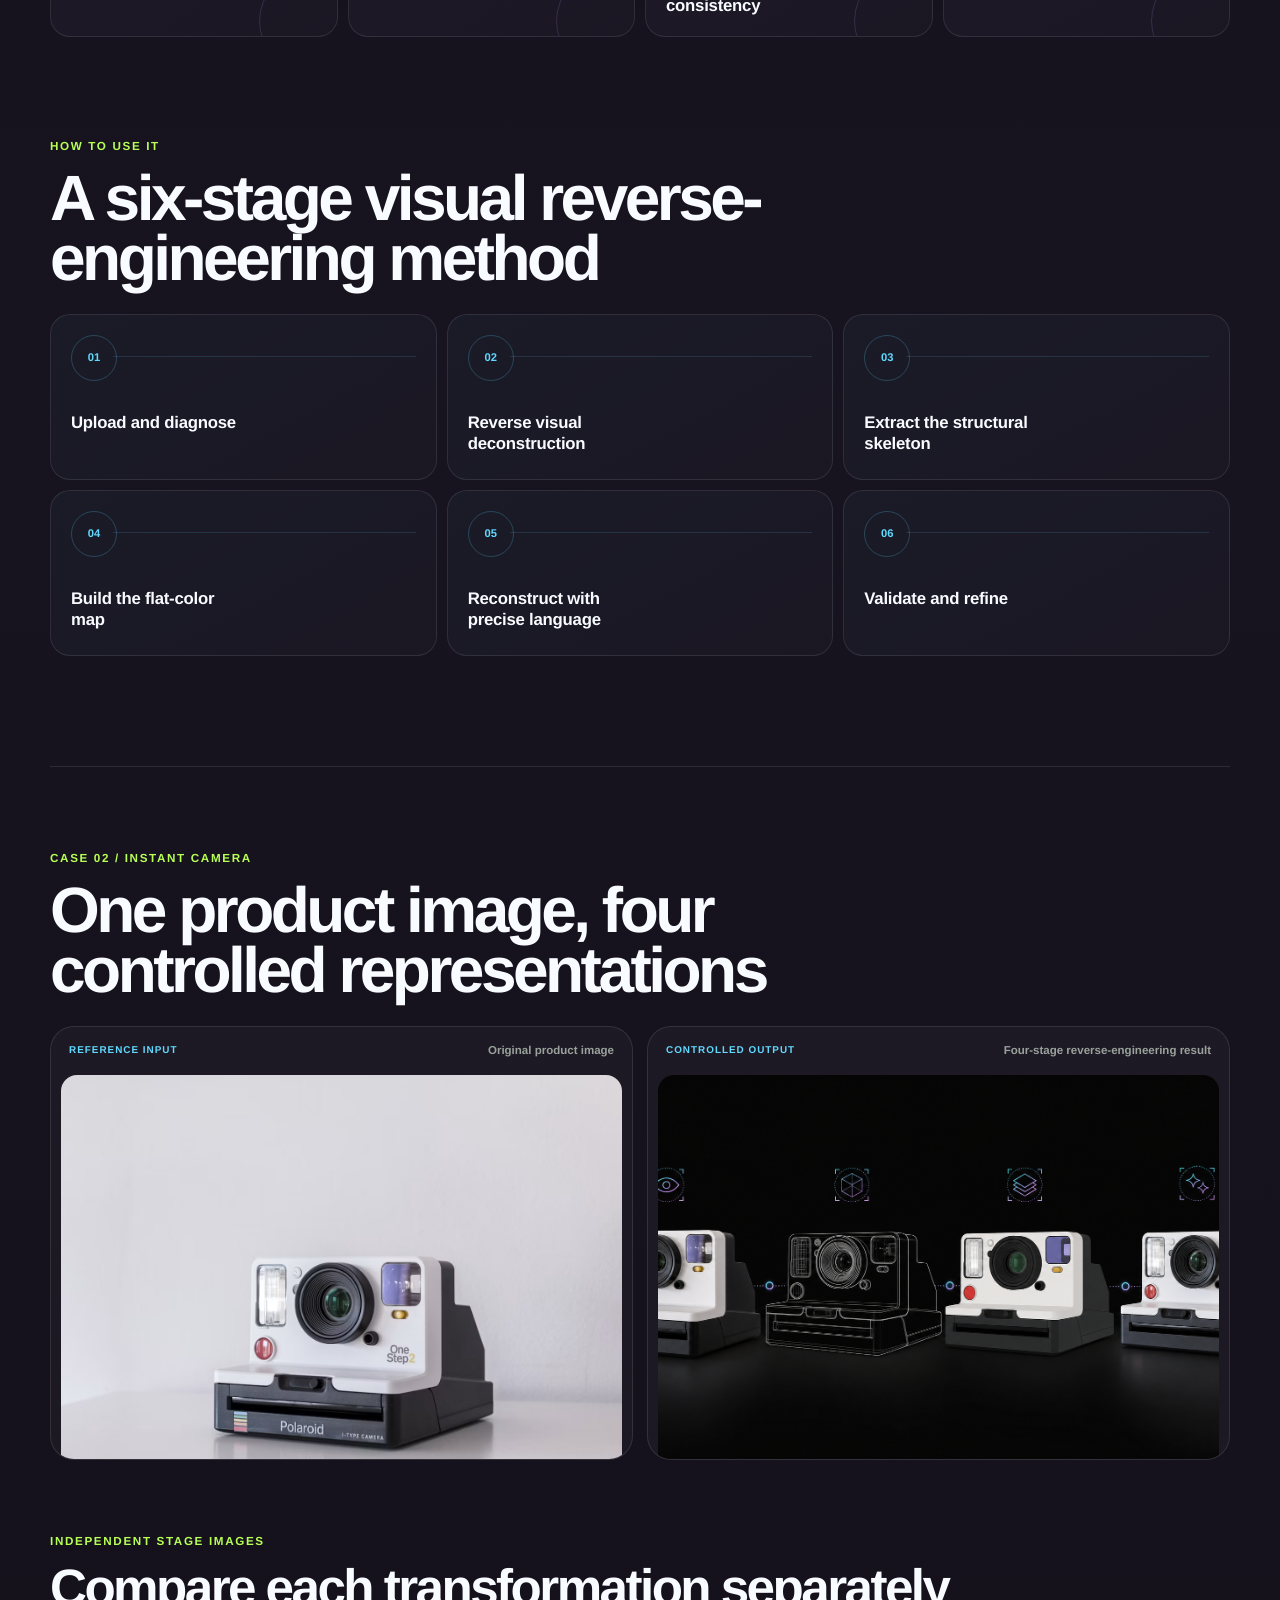
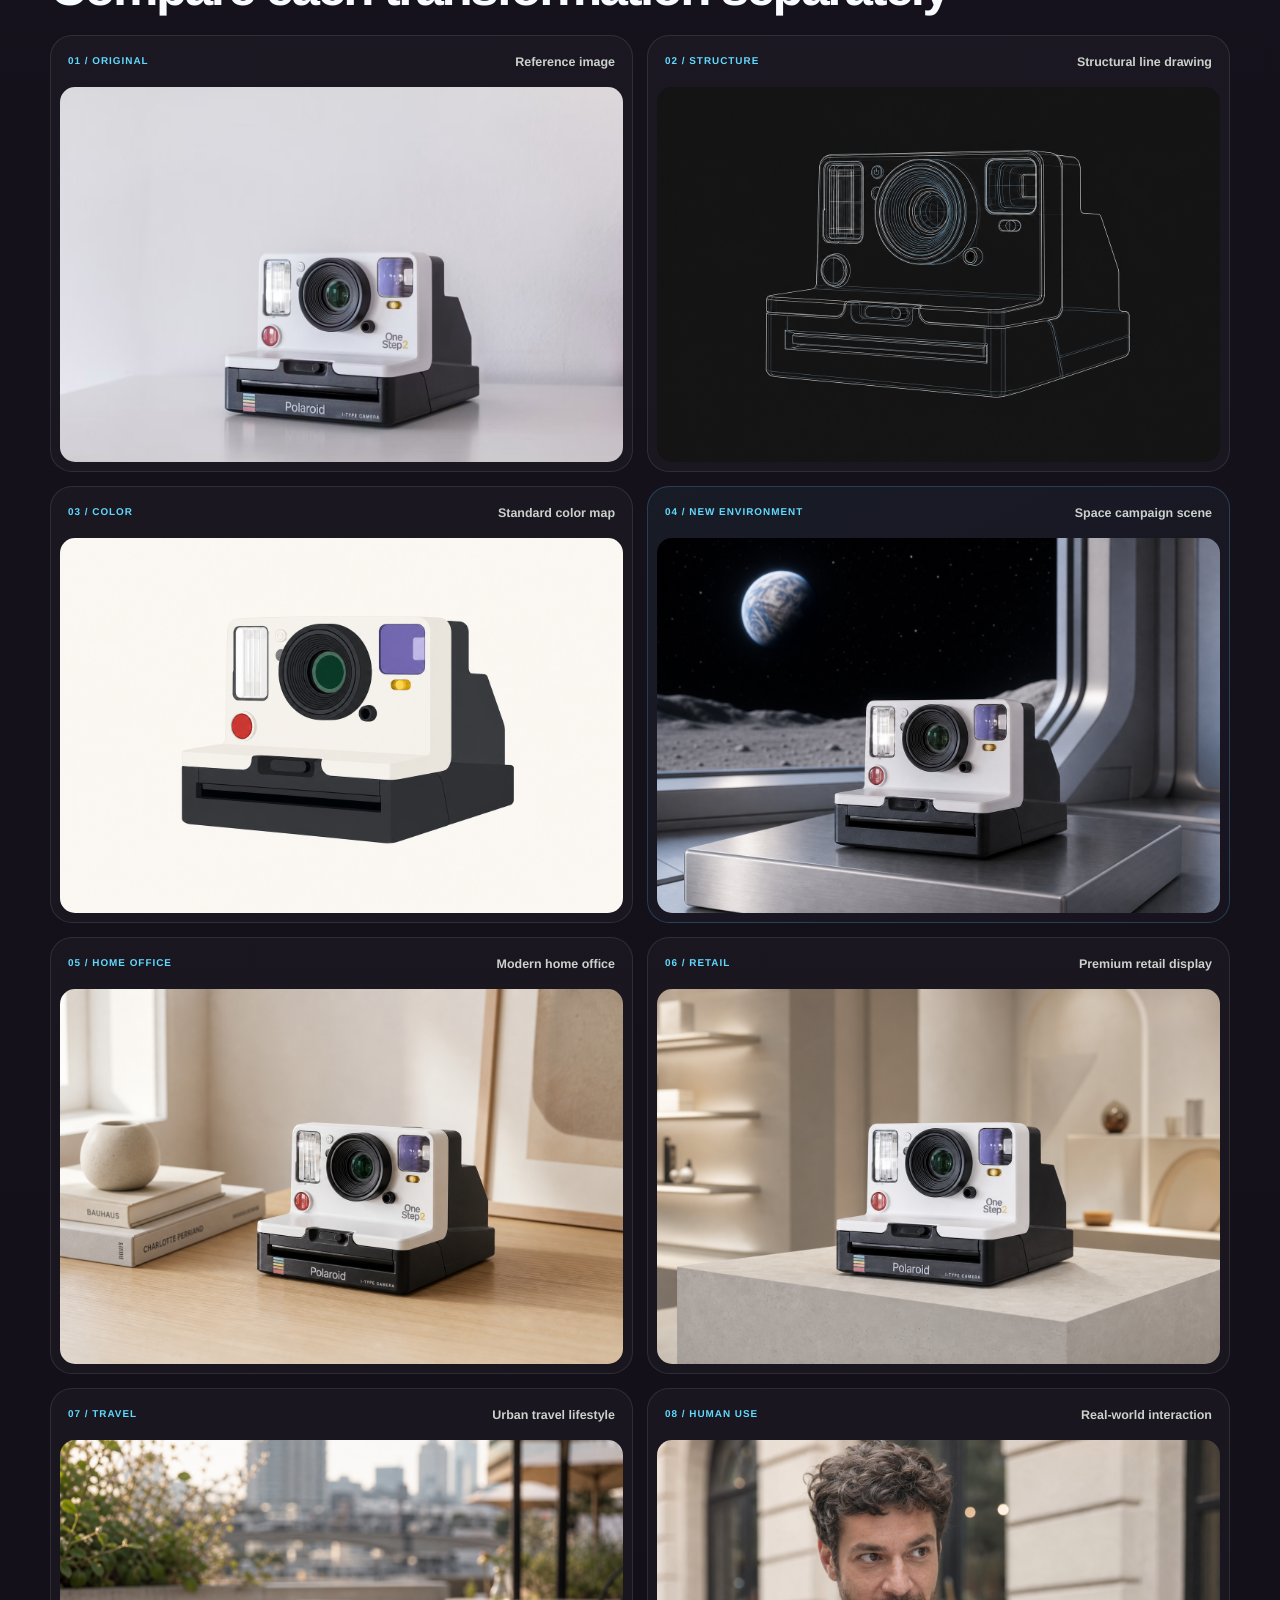
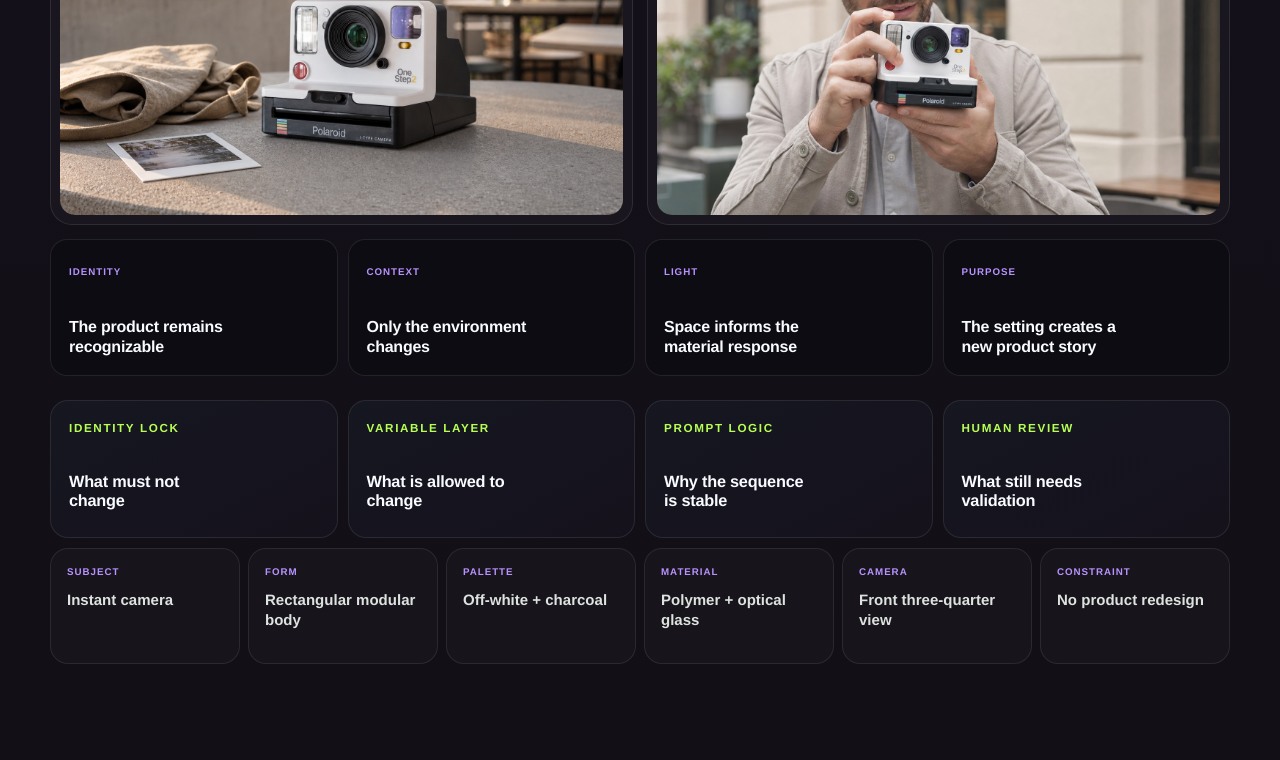
<file: projects/visual-reverse-engineering-demo.html>
<!DOCTYPE html>
<html lang="en">
<head>
  <meta charset="UTF-8">
  <meta name="viewport" content="width=device-width, initial-scale=1.0">
  <title>AI Visual Reverse Engineering Demo | Yury Li</title>
  <meta name="description" content="A structured AI visual reverse-engineering workflow covering image deconstruction, structural extraction, flat-color mapping, prompt parameters, reconstruction, and human validation.">
  <meta property="og:title" content="AI Visual Reverse Engineering Demo | Yury Li">
  <meta property="og:description" content="From visual observation to structure, color, material reconstruction, and quality review through a controlled AI-assisted workflow.">
  <meta property="og:type" content="article">
  <link rel="stylesheet" href="../styles.css">
</head>
<body class="demo-page agent-page visual-method-page">
  <canvas id="signalCanvas" aria-hidden="true"></canvas>
  <header class="site-header">
    <a class="brand" href="../index.html#home" aria-label="Go to portfolio home">Home</a>
    <nav class="nav-links" aria-label="Demo navigation">
      <a href="../index.html#about">About</a>
      <a href="../index.html#experience">Experience</a>
      <a href="../index.html#skills">Skills</a>
      <a href="../index.html#projects">Projects</a>
      <details class="nav-demo nav-growth">
        <summary>GROWTH OS</summary>
        <div class="nav-demo-menu growth-nav-menu">
          <a href="../growth-playbook.html#local-growth"><span class="growth-nav-icon" aria-hidden="true">↗</span><span><strong>Local Growth Model</strong><small>Partnership channels and 90-day targets</small></span></a>
          <a href="../growth-playbook.html#ai-system"><span class="growth-nav-icon" aria-hidden="true">✦</span><span><strong>AI Operating System</strong><small>Practical tools, outputs, and controls</small></span></a>
          <a href="../growth-playbook.html#roadmap"><span class="growth-nav-icon" aria-hidden="true">90</span><span><strong>30 / 60 / 90 Roadmap</strong><small>Execution phases, deliverables, and KPIs</small></span></a>
        </div>
      </details>
      <details class="nav-demo">
        <summary>DEMO</summary>
        <div class="nav-demo-menu">
          <a href="product-showcase-demo.html">Sectional Sofa — Product Presentation</a>
          <a href="agent-prompt-demo.html">Agent Prompt System</a>
          <a class="active" href="visual-reverse-engineering-demo.html">Visual Reverse Engineering</a>
        </div>
      </details>
      <a href="../index.html#contact">Contact</a>
    </nav>
  </header>

  <main class="demo-main agent-main">
    <a class="detail-back" href="../index.html#projects">Back to Portfolio</a>

    <section class="visual-method-hero">
      <div class="visual-method-hero-copy">
        <p class="eyebrow">AI Visual Reverse Engineering</p>
        <h1>From Image to Reusable Visual System</h1>
        <div class="visual-method-signals" data-no-i18n aria-label="Visual system components">
          <span>STRUCTURE</span><span>COLOR</span><span>MATERIAL</span><span>LIGHT</span>
        </div>
      </div>
      <div class="visual-method-map" data-no-i18n aria-label="Visual reverse-engineering stage map">
        <div><b aria-hidden="true"></b><i>01</i><span>OBSERVE</span></div>
        <div><b aria-hidden="true"></b><i>02</i><span>DECONSTRUCT</span></div>
        <div><b aria-hidden="true"></b><i>03</i><span>SIMPLIFY</span></div>
        <div><b aria-hidden="true"></b><i>04</i><span>REBUILD</span></div>
        <div><b aria-hidden="true"></b><i>05</i><span>VALIDATE</span></div>
      </div>
    </section>

    <section class="reverse-purpose-interface">
      <div class="reverse-purpose-top">
        <p class="demo-kicker">Why Reverse Engineering?</p>
        <span>VISUAL SYSTEM / NOT HARDWARE</span>
      </div>
      <div class="reverse-purpose-main">
        <h2>Turn one finished image into reusable rules.</h2>
        <p>This is visual and prompt reverse engineering—not camera hardware teardown. It extracts structure, materials, lighting, angles, and prompt constraints.</p>
      </div>
      <div class="reverse-purpose-grid">
        <details open>
          <summary><b data-no-i18n>01</b><strong>Make the style repeatable</strong><i data-no-i18n aria-hidden="true"></i></summary>
          <p>Convert a good-looking image into a clear formula for composition, material, light, and hierarchy.</p>
        </details>
        <details>
          <summary><b data-no-i18n>02</b><strong>Generate at scale</strong><i data-no-i18n aria-hidden="true"></i></summary>
          <p>Reuse the same visual system across furniture, technology, e-commerce, ads, and landing pages.</p>
        </details>
        <details>
          <summary><b data-no-i18n>03</b><strong>Protect the product</strong><i data-no-i18n aria-hidden="true"></i></summary>
          <p>Lock shape, proportions, and controls while allowing background, lighting, and presentation to change.</p>
        </details>
        <details>
          <summary><b data-no-i18n>04</b><strong>Create design assets</strong><i data-no-i18n aria-hidden="true"></i></summary>
          <p>Turn one image into analysis, line art, color rules, material notes, prompts, and reusable templates.</p>
        </details>
      </div>
      <div class="reverse-purpose-result">
        <span>CORE RESULT</span>
        <strong>Replace “make it premium” with rules AI and design systems can execute.</strong>
      </div>
    </section>

    <section class="visual-dna-section mobile-fold-section">
      <div class="agent-section-heading">
        <div><p class="demo-kicker">Demo-N Visual DNA Model</p><h2>Break the reference into four layers before prompting.</h2></div>
        <p>Do not describe the whole image at once. Separate what defines the product from what can be transferred, replaced, or upgraded.</p>
      </div>

      <details class="mobile-fold" open>
        <summary>Explore the Visual DNA model <i aria-hidden="true"></i></summary>
        <div class="mobile-fold-content">
      <div class="visual-dna-flow" aria-label="Interactive four-layer Visual DNA model">
        <article data-dna-layer="product" role="button" tabindex="0" aria-pressed="true"><span>01</span><b>LOCK</b><h3>Product DNA</h3><p>Structure, proportions, color, material, functional parts, silhouette, and identifying features. Real products must remain fixed.</p></article>
        <article data-dna-layer="composition" role="button" tabindex="0" aria-pressed="false"><span>02</span><b>RETAIN / ADAPT</b><h3>Composition DNA</h3><p>Camera distance, viewpoint, placement, frame coverage, negative space, perspective, visual focus, and presentation method.</p></article>
        <article data-dna-layer="scene" role="button" tabindex="0" aria-pressed="false"><span>03</span><b>REPLACE</b><h3>Scene DNA</h3><p>Environment, floor, background, props, architecture, and atmosphere. This is the easiest layer to replace.</p></article>
        <article data-dna-layer="style" role="button" tabindex="0" aria-pressed="false"><span>04</span><b>UPGRADE</b><h3>Style DNA</h3><p>Lighting, photography, color mood, material response, depth of field, clarity, and commercial or cinematic finish.</p></article>
      </div>

      <div class="visual-dna-example">
        <span>CASE 02 / INSTANT CAMERA</span>
        <strong>Product locked · composition retained · studio replaced by lunar station · lighting upgraded for a technology campaign</strong>
      </div>
        </div>
      </details>
    </section>

    <section class="agent-method-visual">
      <div class="agent-section-heading">
        <div><p class="demo-kicker">My Method & Philosophy</p><h2>Deconstruct first. Rebuild with control.</h2></div>
        <p>The method separates a complex image into visual language, structure, color, and material before recombining them. Each stage solves one problem, making the final output easier to direct and evaluate.</p>
      </div>
      <figure class="agent-method-figure">
        <img src="../assets/ai-visual-reverse-engineering.png" data-full-src="../assets/ai-visual-reverse-engineering-4k.webp" alt="Four-stage AI visual reverse-engineering process from source observation to line structure, flat color map, and final material rendering">
        <figcaption>
          <span><b data-no-i18n>01</b><strong>Observe</strong></span>
          <span><b data-no-i18n>02</b><strong>Structure</strong></span>
          <span><b data-no-i18n>03</b><strong>Color</strong></span>
          <span><b data-no-i18n>04</b><strong>Reconstruct</strong></span>
        </figcaption>
      </figure>
    </section>

    <section class="agent-philosophy" aria-label="Method principles">
      <article><span>PRINCIPLE 01</span><h3>Structure before decoration</h3><p>Composition, silhouette, proportion, and spatial relationships are defined before texture and visual polish.</p></article>
      <article><span>PRINCIPLE 02</span><h3>Evidence before invention</h3><p>Visible facts are separated from assumptions so prompts remain grounded in the source image.</p></article>
      <article><span>PRINCIPLE 03</span><h3>Constraints improve consistency</h3><p>Clear requirements for form, color, material, camera, and exclusions reduce random variation.</p></article>
      <article><span>PRINCIPLE 04</span><h3>AI assists; human judgment decides</h3><p>AI accelerates analysis and iteration, while final accuracy, usability, and ethics remain human decisions.</p></article>
    </section>

    <section class="agent-visual-workflow mobile-fold-section">
      <div class="agent-section-heading">
        <div><p class="demo-kicker">How To Use It</p><h2>A six-stage visual reverse-engineering method</h2></div>
        <p>The stages can be used independently, but the full sequence provides stronger control when an image must be studied, simplified, and rebuilt.</p>
      </div>
      <details class="mobile-fold" open>
        <summary>View the 6-stage method <i aria-hidden="true"></i></summary>
        <div class="mobile-fold-content">
      <div class="agent-method-steps">
        <article><span>01</span><div><h3>Upload and diagnose</h3><p>Confirm the subject, intended output, image quality, important details, and elements that must remain unchanged.</p></div></article>
        <article><span>02</span><div><h3>Reverse visual deconstruction</h3><p>Extract the core theme, composition, style, material, atmosphere, camera, and viewing angle as structured language.</p></div></article>
        <article><span>03</span><div><h3>Extract the structural skeleton</h3><p>Remove color and lighting distractions to study contours, internal divisions, proportion, and spatial logic.</p></div></article>
        <article><span>04</span><div><h3>Build the flat-color map</h3><p>Assign clean local colors to independent regions, strengthening hue and value separation without texture noise.</p></div></article>
        <article><span>05</span><div><h3>Reconstruct with precise language</h3><p>Combine the approved structure and palette with specific craft, material, lighting, lens, and quality terms.</p></div></article>
        <article><span>06</span><div><h3>Validate and refine</h3><p>Compare structure, color, material, edge quality, and practical usability; revise only the failed dimension.</p></div></article>
      </div>
        </div>
      </details>
    </section>

    <section class="visual-case visual-camera-case">
      <div class="agent-section-heading">
        <div><p class="demo-kicker">Case 02 / Instant Camera</p><h2>One product image, four controlled representations</h2></div>
        <p>The camera case applies the same method to an industrial product: lock the product identity first, then change only the representation layer from observation to structure, color, and final material.</p>
      </div>

      <div class="visual-case-comparison">
        <figure class="visual-case-source">
          <div><span>REFERENCE INPUT</span><b>Original product image</b></div>
          <img src="../assets/instant-camera-source.png" data-full-src="../assets/instant-camera-source-4k.webp" alt="Reference image of an off-white and black instant camera">
        </figure>
        <figure class="visual-case-output">
          <div><span>CONTROLLED OUTPUT</span><b>Four-stage reverse-engineering result</b></div>
          <img src="../assets/instant-camera-reverse-engineering.png" data-full-src="../assets/instant-camera-reverse-engineering-4k.webp" alt="Four-stage instant camera visual reverse-engineering result showing observation, line drawing, flat color, and final material render">
        </figure>
      </div>

      <details class="mobile-fold visual-case-fold" open>
        <summary>Explore the full case study <i aria-hidden="true"></i></summary>
        <div class="mobile-fold-content">

      <div class="visual-split-heading">
        <div><p class="demo-kicker">Independent Stage Images</p><h3>Compare each transformation separately</h3></div>
        <p>The composite explains the workflow at a glance. These individual images make structure, color, and environment changes easier to compare against the original.</p>
      </div>

      <div class="visual-split-gallery">
        <figure>
          <div><span>01 / ORIGINAL</span><strong>Reference image</strong></div>
          <img src="../assets/instant-camera-source.png" data-full-src="../assets/instant-camera-source-4k.webp" alt="Original instant camera reference image">
          <figcaption>The evidence source used to lock product shape, component placement, proportions, palette, and viewing angle.</figcaption>
        </figure>
        <figure>
          <div><span>02 / STRUCTURE</span><strong>Structural line drawing</strong></div>
          <img src="../assets/instant-camera-line-drawing.png" data-full-src="../assets/instant-camera-line-drawing-4k.webp" alt="Structural line drawing of the instant camera">
          <figcaption>Material and color are removed so silhouette, body divisions, lens rings, controls, base geometry, and perspective can be inspected.</figcaption>
        </figure>
        <figure>
          <div><span>03 / COLOR</span><strong>Standard color map</strong></div>
          <img src="../assets/instant-camera-flat-color.png" data-full-src="../assets/instant-camera-flat-color-4k.webp" alt="Flat-color design image of the instant camera">
          <figcaption>Uniform local colors separate the off-white shell, charcoal base, black lens, violet viewfinder, and small accent controls.</figcaption>
        </figure>
        <figure class="visual-split-space">
          <div><span>04 / NEW ENVIRONMENT</span><strong>Space campaign scene</strong></div>
          <img src="../assets/instant-camera-space-scene.png" data-full-src="../assets/instant-camera-space-scene-4k.webp" alt="Instant camera displayed inside a lunar observation station with Earth visible outside">
          <figcaption>The product identity remains stable while the environment changes to a lunar observation station with controlled orbital lighting.</figcaption>
        </figure>
        <figure>
          <div><span>05 / HOME OFFICE</span><strong>Modern home office</strong></div>
          <img src="../assets/instant-camera-home-office.png" data-full-src="../assets/instant-camera-home-office.png" loading="lazy" alt="Instant camera on a light oak desk in a modern Scandinavian home office">
        </figure>
        <figure>
          <div><span>06 / RETAIL</span><strong>Premium retail display</strong></div>
          <img src="../assets/instant-camera-retail-display.png" data-full-src="../assets/instant-camera-retail-display.png" loading="lazy" alt="Instant camera presented on a pale stone plinth in a contemporary design store">
        </figure>
        <figure>
          <div><span>07 / TRAVEL</span><strong>Urban travel lifestyle</strong></div>
          <img src="../assets/instant-camera-travel-lifestyle.png" data-full-src="../assets/instant-camera-travel-lifestyle.png" loading="lazy" alt="Instant camera on a city cafe terrace with a canvas bag and printed photograph">
        </figure>
        <figure>
          <div><span>08 / HUMAN USE</span><strong>Real-world interaction</strong></div>
          <img src="../assets/instant-camera-human-use.png" data-full-src="../assets/instant-camera-human-use.png" loading="lazy" alt="A real person naturally holding the instant camera with both hands in a contemporary city setting">
        </figure>
      </div>

      <div class="visual-environment-explanation">
        <article><span>IDENTITY</span><h3>The product remains recognizable</h3><p>The off-white shell, black base, lens diameter, flash, violet viewfinder, colored controls, and stepped side housing stay consistent.</p></article>
        <article><span>CONTEXT</span><h3>Only the environment changes</h3><p>The neutral studio becomes a lunar observation station with Earth, a moon horizon, window framing, and a brushed-metal platform.</p></article>
        <article><span>LIGHT</span><h3>Space informs the material response</h3><p>Cool orbital light and a restrained warm rim light reveal the matte polymer, lens glass, translucent plastic, and metal surface.</p></article>
        <article><span>PURPOSE</span><h3>The setting creates a new product story</h3><p>The space environment shifts the camera from a catalog object to an aspirational technology campaign without redesigning the product.</p></article>
      </div>

      <div class="visual-case-stages" aria-label="Instant camera reverse-engineering stages">
        <article><span>01</span><h3>Original observation</h3><p>Read the camera as evidence: off-white upper shell, black film base, central lens, left flash, violet viewfinder, colored controls, and a stepped side profile.</p></article>
        <article><span>02</span><h3>Structural line drawing</h3><p>Reduce the product to silhouette, lens rings, modular front controls, body divisions, base geometry, and perspective without material distraction.</p></article>
        <article><span>03</span><h3>Standard color map</h3><p>Assign clean local colors to each region so the off-white body, dark base, lens, viewfinder, and small accents remain visually separated.</p></article>
        <article><span>04</span><h3>Commercial material reconstruction</h3><p>Restore matte polymer, glossy lens glass, translucent plastic, controlled reflections, soft shadows, and premium product-lighting depth.</p></article>
      </div>

      <div class="visual-case-analysis">
        <article><p class="demo-kicker">Identity Lock</p><h3>What must not change</h3><p>Body proportions, lens diameter, flash and viewfinder placement, black base height, control locations, viewing angle, and the stepped right-side housing.</p></article>
        <article><p class="demo-kicker">Variable Layer</p><h3>What is allowed to change</h3><p>Rendering mode, edge treatment, texture detail, light response, background tone, and the amount of visual simplification at each stage.</p></article>
        <article><p class="demo-kicker">Prompt Logic</p><h3>Why the sequence is stable</h3><p>Product geometry is repeated as a constraint in every stage. Only one visual dimension changes at a time, reducing uncontrolled redesign.</p></article>
        <article><p class="demo-kicker">Human Review</p><h3>What still needs validation</h3><p>Small controls, lens-ring count, transparent parts, edge continuity, brand text, and exact proportions require comparison with the source image.</p></article>
      </div>

      <div class="visual-case-parameters">
        <div><span>SUBJECT</span><strong>Instant camera</strong><p>Defines the product category and primary object.</p></div>
        <div><span>FORM</span><strong>Rectangular modular body</strong><p>Locks silhouette, proportions, and component placement.</p></div>
        <div><span>PALETTE</span><strong>Off-white + charcoal</strong><p>Preserves the main color relationship and small accents.</p></div>
        <div><span>MATERIAL</span><strong>Polymer + optical glass</strong><p>Guides surface roughness, transparency, and reflections.</p></div>
        <div><span>CAMERA</span><strong>Front three-quarter view</strong><p>Maintains perspective and visible depth across stages.</p></div>
        <div><span>CONSTRAINT</span><strong>No product redesign</strong><p>Prevents added controls, altered geometry, or inconsistent scale.</p></div>
      </div>
        </div>
      </details>
    </section>
  </main>

  <button class="back-to-top" type="button" aria-label="Back to top">
    <span class="back-to-top-icon" aria-hidden="true"></span>
    <span>Top</span>
  </button>
  <script src="../script.js?v=20260703-1"></script>
</body>
</html>
</file>
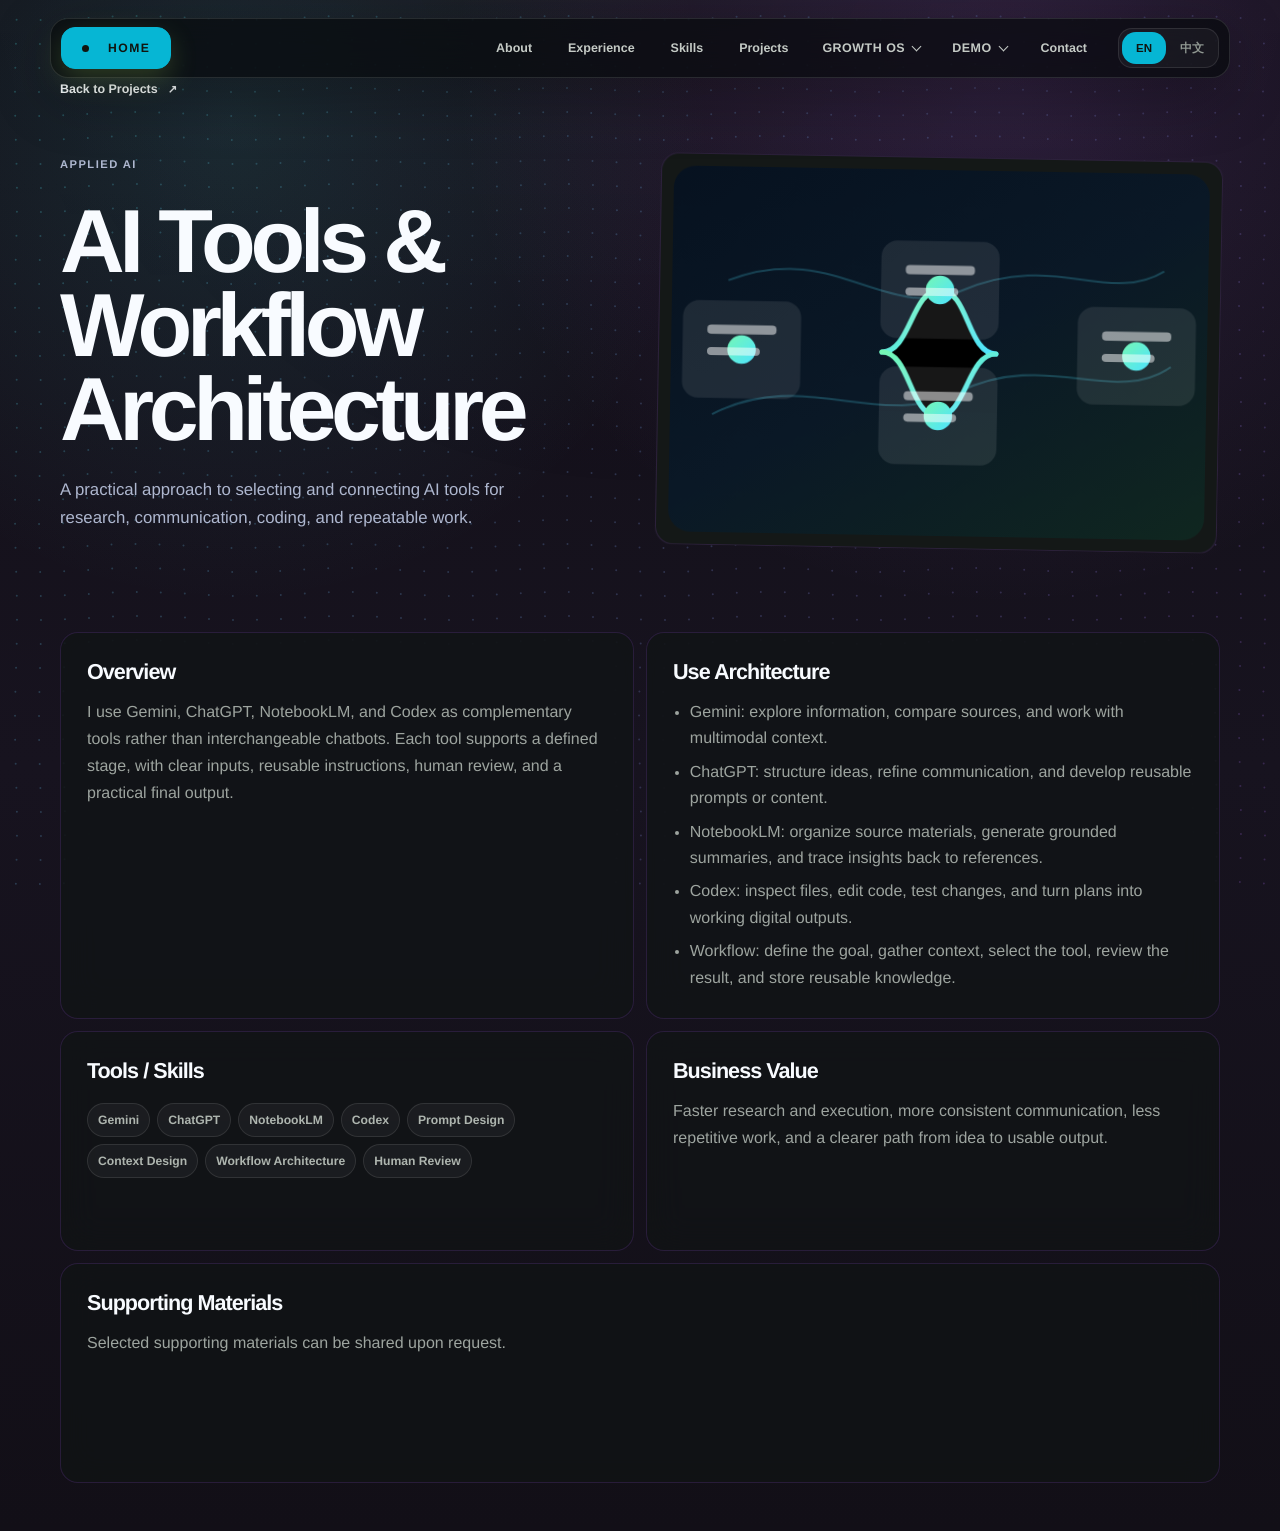
<file: projects/workflow-systems.html>
<!DOCTYPE html>
<html lang="en">
<head>
  <meta charset="UTF-8">
  <meta name="viewport" content="width=device-width, initial-scale=1.0">
  <title>AI Tools & Workflow Architecture | Yury Li</title>
  <meta name="description" content="A practical case study showing how Yury Li applies Gemini, ChatGPT, NotebookLM, and Codex across research, content, coding, and structured AI workflows.">
  <meta property="og:title" content="AI Tools & Workflow Architecture | Yury Li">
  <meta property="og:description" content="Practical AI tool selection, prompt structure, information flow, human review, and reusable workflow design.">
  <meta property="og:type" content="article">
  <link rel="stylesheet" href="../styles.css">
</head>
<body>
  <canvas id="signalCanvas" aria-hidden="true"></canvas>
  <header class="site-header">
    <a class="brand" href="../index.html#home" aria-label="Go to portfolio home">Home</a>
    <nav class="nav-links" aria-label="Project navigation">
      <a href="../index.html#about">About</a>
      <a href="../index.html#experience">Experience</a>
      <a href="../index.html#skills">Skills</a>
      <a href="../index.html#projects">Projects</a>
      <details class="nav-demo nav-growth">
        <summary>GROWTH OS</summary>
        <div class="nav-demo-menu growth-nav-menu">
          <a href="../growth-playbook.html#local-growth"><span class="growth-nav-icon" aria-hidden="true">↗</span><span><strong>Local Growth Model</strong><small>Partnership channels and 90-day targets</small></span></a>
          <a href="../growth-playbook.html#ai-system"><span class="growth-nav-icon" aria-hidden="true">✦</span><span><strong>AI Operating System</strong><small>Practical tools, outputs, and controls</small></span></a>
          <a href="../growth-playbook.html#roadmap"><span class="growth-nav-icon" aria-hidden="true">90</span><span><strong>30 / 60 / 90 Roadmap</strong><small>Execution phases, deliverables, and KPIs</small></span></a>
        </div>
      </details>
      <details class="nav-demo">
        <summary>DEMO</summary>
        <div class="nav-demo-menu">
          <a href="product-showcase-demo.html">Sectional Sofa — Product Presentation</a>
          <a href="agent-prompt-demo.html">Agent Prompt System</a>
          <a href="visual-reverse-engineering-demo.html">Visual Reverse Engineering</a>
        </div>
      </details>
      <a href="../index.html#contact">Contact</a>
    </nav>
  </header>
  <main class="detail-main">
    <a class="detail-back" href="../index.html#projects">Back to Projects</a>
    <section class="detail-hero">
      <div class="detail-copy">
        <p class="eyebrow">Applied AI</p>
        <h1>AI Tools & Workflow Architecture</h1>
        <p>A practical approach to selecting and connecting AI tools for research, communication, coding, and repeatable work.</p>
      </div>
      <div class="detail-visual glass-panel">
        <img src="../assets/workflow-systems.svg" alt="AI tools and workflow architecture illustration">
      </div>
    </section>

    <section class="detail-grid case-study-grid">
      <article class="detail-card glass-card">
        <h2>Overview</h2>
        <p>I use Gemini, ChatGPT, NotebookLM, and Codex as complementary tools rather than interchangeable chatbots. Each tool supports a defined stage, with clear inputs, reusable instructions, human review, and a practical final output.</p>
      </article>
      <article class="detail-card glass-card">
        <h2>Use Architecture</h2>
        <ul>
          <li>Gemini: explore information, compare sources, and work with multimodal context.</li>
          <li>ChatGPT: structure ideas, refine communication, and develop reusable prompts or content.</li>
          <li>NotebookLM: organize source materials, generate grounded summaries, and trace insights back to references.</li>
          <li>Codex: inspect files, edit code, test changes, and turn plans into working digital outputs.</li>
          <li>Workflow: define the goal, gather context, select the tool, review the result, and store reusable knowledge.</li>
        </ul>
      </article>
      <article class="detail-card glass-card">
        <h2>Tools / Skills</h2>
        <div class="pill-grid">
          <span>Gemini</span>
          <span>ChatGPT</span>
          <span>NotebookLM</span>
          <span>Codex</span>
          <span>Prompt Design</span>
          <span>Context Design</span>
          <span>Workflow Architecture</span>
          <span>Human Review</span>
        </div>
      </article>
      <article class="detail-card glass-card">
        <h2>Business Value</h2>
        <p>Faster research and execution, more consistent communication, less repetitive work, and a clearer path from idea to usable output.</p>
      </article>
      <article class="detail-card glass-card">
        <h2>Supporting Materials</h2>
        <p>Selected supporting materials can be shared upon request.</p>
      </article>
    </section>
  </main>
  <button class="back-to-top" type="button" aria-label="Back to top">
    <span class="back-to-top-icon" aria-hidden="true"></span>
    <span>Top</span>
  </button>
  <script src="../script.js?v=20260703-1"></script>
</body>
</html>
</file>
<file: styles.css>
:root {
  color-scheme: dark;
  --bg: #02050c;
  --bg-soft: #06111f;
  --text: #f8fbff;
  --muted: #adbad0;
  --line: rgba(188, 221, 255, 0.16);
  --glass: rgba(8, 18, 34, 0.66);
  --glass-strong: rgba(11, 25, 47, 0.86);
  --cyan: #a9ddff;
  --green: #5a92ff;
  --rose: #b6d7ff;
  --amber: #eef8ff;
  --blue-core: #426fff;
  --blue-soft: #91c9ff;
  --blue-ice: #f1f8ff;
  --blue-violet: #6a76ff;
  --shadow: 0 28px 90px rgba(0, 0, 0, 0.42);
  --font-sans: Inter, "Segoe UI", Roboto, -apple-system, BlinkMacSystemFont, "Helvetica Neue", Arial, sans-serif;
  --h1-home: 4.6rem;
  --h1-detail: 3.25rem;
  --h2-size: 2.15rem;
  --h3-size: 1.08rem;
  --body-size: 0.98rem;
}

* {
  box-sizing: border-box;
}

html {
  scroll-behavior: smooth;
}

body {
  min-height: 100vh;
  margin: 0;
  overflow-x: hidden;
  background:
    radial-gradient(ellipse at 50% -18%, rgba(190, 222, 255, 0.2), transparent 42rem),
    radial-gradient(ellipse at 18% 12%, rgba(66, 111, 255, 0.14), transparent 34rem),
    radial-gradient(ellipse at 88% 18%, rgba(169, 221, 255, 0.12), transparent 32rem),
    linear-gradient(145deg, #01040a 0%, #061121 48%, #020912 100%);
  color: var(--text);
  font-family: var(--font-sans);
  font-size: var(--body-size);
  font-weight: 400;
  line-height: 1.6;
  -webkit-font-smoothing: antialiased;
  text-rendering: geometricPrecision;
  letter-spacing: 0;
}

body::before,
body::after {
  content: "";
  position: fixed;
  inset: 0;
  z-index: -2;
  pointer-events: none;
}

body::before {
  background:
    conic-gradient(from 214deg at 17% 4%, transparent 0 25%, rgba(91, 137, 255, 0.14) 35%, transparent 49% 100%),
    conic-gradient(from 28deg at 87% 10%, transparent 0 19%, rgba(169, 221, 255, 0.12) 32%, transparent 47% 100%),
    linear-gradient(116deg, transparent 0 30%, rgba(214, 236, 255, 0.055) 41%, transparent 55%),
    linear-gradient(70deg, transparent 0 43%, rgba(106, 118, 255, 0.052) 56%, transparent 69%);
  filter: blur(6px) saturate(1.04);
  opacity: 0.82;
  transform: scale(1.03);
  animation: ambientBlueShift 18s ease-in-out infinite alternate;
}

body::after {
  background:
    linear-gradient(90deg, rgba(241, 248, 255, 0.035), transparent 18% 82%, rgba(145, 201, 255, 0.032)),
    linear-gradient(180deg, rgba(255, 255, 255, 0.03), transparent 26% 72%, rgba(169, 221, 255, 0.028));
  mask-image: linear-gradient(to bottom, rgba(0, 0, 0, 0.9), rgba(0, 0, 0, 0.2));
  opacity: 0.82;
}

@keyframes ambientBlueShift {
  from {
    transform: scale(1.03) translate3d(-1.2%, -0.4%, 0);
  }

  to {
    transform: scale(1.08) translate3d(1.4%, 1%, 0);
  }
}

body.no-scroll {
  overflow: hidden;
}

a {
  color: inherit;
  text-decoration: none;
}

h1,
h2,
h3,
p,
a,
span,
li,
strong,
button,
figcaption {
  word-break: normal;
  overflow-wrap: normal;
  hyphens: none;
}

#signalCanvas {
  position: fixed;
  inset: 0;
  z-index: 0;
  width: 100%;
  height: 100%;
  opacity: 0.74;
  pointer-events: none;
}

.site-header {
  position: sticky;
  top: 0;
  z-index: 10;
  display: flex;
  align-items: center;
  justify-content: space-between;
  gap: 14px;
  width: min(1120px, calc(100% - 32px));
  margin: 16px auto 0;
  padding: 14px;
  border: 1px solid rgba(188, 221, 255, 0.22);
  border-radius: 8px;
  background:
    linear-gradient(135deg, rgba(255, 255, 255, 0.075), rgba(145, 201, 255, 0.052)),
    rgba(4, 11, 23, 0.84);
  backdrop-filter: blur(24px) saturate(1.15);
  box-shadow: 0 18px 52px rgba(0, 0, 0, 0.38), 0 0 30px rgba(66, 111, 255, 0.1);
  transition: transform 240ms ease, opacity 180ms ease, box-shadow 180ms ease;
}

.brand,
.nav-links,
.language-switcher {
  display: flex;
  align-items: center;
}

.brand {
  gap: 10px;
  font-weight: 750;
  white-space: nowrap;
}

.brand-mark {
  display: inline-flex;
  align-items: center;
  justify-content: center;
  width: 30px;
  height: 30px;
  border-radius: 8px;
  background: linear-gradient(135deg, var(--blue-ice), var(--cyan) 48%, var(--blue-core));
  color: #041016;
  font-size: 0.7rem;
  box-shadow: 0 0 24px rgba(169, 221, 255, 0.34);
}

.brand-mark svg {
  display: block;
  width: 18px;
  height: 18px;
  fill: currentColor;
}

.nav-links {
  flex: 1;
  justify-content: flex-end;
  flex-wrap: wrap;
  gap: 8px;
  min-width: 0;
}

.nav-links a {
  display: inline-flex;
  align-items: center;
  justify-content: center;
  min-height: 40px;
  padding: 0 14px;
  border: 1px solid rgba(188, 221, 255, 0.14);
  border-radius: 8px;
  background: rgba(255, 255, 255, 0.045);
  color: var(--text);
  font-size: 0.84rem;
  font-weight: 750;
  white-space: nowrap;
  box-shadow: inset 0 1px 0 rgba(255, 255, 255, 0.08);
  transition: transform 180ms ease, border-color 180ms ease, background 180ms ease, color 180ms ease, box-shadow 180ms ease;
}

.nav-links a:hover,
.nav-links a.active {
  transform: translateY(-2px);
  border-color: rgba(188, 221, 255, 0.5);
  background: linear-gradient(135deg, rgba(241, 248, 255, 0.94), rgba(169, 221, 255, 0.86) 48%, rgba(66, 111, 255, 0.86));
  color: #041016;
  box-shadow: 0 14px 34px rgba(66, 111, 255, 0.22);
}

.language-switcher {
  flex: 0 0 auto;
  gap: 4px;
  padding: 4px;
  border: 1px solid rgba(255, 255, 255, 0.14);
  border-radius: 8px;
  background: rgba(255, 255, 255, 0.07);
}

.language-switcher button {
  display: inline-flex;
  align-items: center;
  justify-content: center;
  min-height: 32px;
  min-width: 44px;
  padding: 0 10px;
  border: 1px solid transparent;
  border-radius: 8px;
  background: transparent;
  color: var(--muted);
  font: inherit;
  font-size: 0.8rem;
  font-weight: 800;
  cursor: pointer;
  white-space: nowrap;
  transition: transform 180ms ease, border-color 180ms ease, background 180ms ease, color 180ms ease;
}

.language-switcher button:hover,
.language-switcher button.active {
  transform: translateY(-1px);
  border-color: rgba(188, 221, 255, 0.46);
  background: linear-gradient(135deg, rgba(241, 248, 255, 0.92), rgba(169, 221, 255, 0.84) 46%, rgba(66, 111, 255, 0.86));
  color: #041016;
}

main {
  width: min(1120px, calc(100% - 32px));
  margin: 0 auto;
}

.hero {
  display: grid;
  grid-template-columns: minmax(0, 1.08fr) minmax(320px, 0.72fr);
  gap: 36px;
  align-items: center;
  min-height: calc(100vh - 88px);
  padding: 64px 0 56px;
}

.hero-copy {
  max-width: 780px;
}

.eyebrow {
  margin: 0 0 14px;
  color: var(--cyan);
  font-size: 0.72rem;
  font-weight: 750;
  letter-spacing: 0.1em;
  text-transform: uppercase;
}

h1,
h2,
h3,
p {
  margin-top: 0;
}

h1 {
  max-width: 840px;
  margin-bottom: 14px;
  background: linear-gradient(180deg, #ffffff 0%, #e9f5ff 38%, #adc7e8 76%, #6f88b8 100%);
  -webkit-background-clip: text;
  background-clip: text;
  color: transparent;
  font-size: var(--h1-home);
  line-height: 0.98;
  letter-spacing: 0;
  text-shadow: 0 24px 90px rgba(145, 201, 255, 0.16);
  text-wrap: balance;
}

h2 {
  margin-bottom: 0;
  color: #eef6ff;
  font-size: var(--h2-size);
  line-height: 1.12;
  letter-spacing: 0;
  text-wrap: balance;
}

h3 {
  margin-bottom: 10px;
  font-size: var(--h3-size);
  line-height: 1.3;
}

.hero-title {
  max-width: 720px;
  margin-bottom: 18px;
  color: #dbeaff;
  font-size: 1.35rem;
  font-weight: 750;
  line-height: 1.25;
}

.hero-text {
  max-width: 620px;
  color: var(--muted);
  font-size: 1.02rem;
  line-height: 1.65;
}

.hero-credibility {
  max-width: 720px;
  margin: 18px 0 0;
  color: var(--blue-soft);
  font-size: 0.86rem;
  font-weight: 750;
  line-height: 1.6;
}

.hero-actions {
  display: flex;
  flex-wrap: wrap;
  gap: 14px;
  margin-top: 32px;
}

.button {
  display: inline-flex;
  align-items: center;
  justify-content: center;
  min-height: 50px;
  padding: 0 22px;
  border: 1px solid rgba(255, 255, 255, 0.18);
  border-radius: 8px;
  font-weight: 750;
  font-size: 0.9rem;
  white-space: nowrap;
  transition: transform 180ms ease, border-color 180ms ease, background 180ms ease;
}

.button:hover {
  transform: translateY(-2px);
}

.button.primary {
  border-color: rgba(188, 221, 255, 0.58);
  background: linear-gradient(135deg, rgba(248, 251, 255, 0.96), rgba(169, 221, 255, 0.9) 48%, rgba(66, 111, 255, 0.9));
  color: #041016;
  box-shadow: 0 18px 44px rgba(66, 111, 255, 0.24), inset 0 1px 0 rgba(255, 255, 255, 0.66);
}

.button.secondary {
  background: linear-gradient(135deg, rgba(255, 255, 255, 0.085), rgba(145, 201, 255, 0.045));
  color: var(--text);
}

.glass-panel,
.glass-card {
  position: relative;
  border: 1px solid var(--line);
  border-radius: 8px;
  background:
    linear-gradient(155deg, rgba(255, 255, 255, 0.07), transparent 30%),
    linear-gradient(145deg, var(--glass), rgba(255, 255, 255, 0.026));
  backdrop-filter: blur(26px) saturate(1.12);
  box-shadow: var(--shadow), inset 0 1px 0 rgba(255, 255, 255, 0.05);
  transition: border-color 260ms ease, background 260ms ease, box-shadow 260ms ease;
}

.glass-panel::after,
.glass-card::after {
  content: "";
  position: absolute;
  inset: 0;
  border-radius: inherit;
  background: linear-gradient(180deg, rgba(241, 248, 255, 0.058), transparent 40%);
  opacity: 0.66;
  pointer-events: none;
}

.glass-card:hover {
  border-color: rgba(214, 236, 255, 0.24);
  background:
    linear-gradient(155deg, rgba(255, 255, 255, 0.086), transparent 30%),
    linear-gradient(145deg, rgba(10, 22, 40, 0.72), rgba(255, 255, 255, 0.034));
  box-shadow: 0 32px 96px rgba(0, 0, 0, 0.46), inset 0 1px 0 rgba(255, 255, 255, 0.07);
}

.hero-panel {
  position: relative;
  padding: 24px;
  overflow: hidden;
}

.hero-panel::before {
  content: "";
  position: absolute;
  inset: 0;
  border-radius: inherit;
  background:
    linear-gradient(112deg, transparent 0 20%, rgba(130, 200, 255, 0.18) 38%, transparent 58%),
    linear-gradient(180deg, rgba(255, 255, 255, 0.05), transparent 42%);
  pointer-events: none;
}

.panel-header,
.profile-photo-wrap,
.signal-score,
.metric-grid {
  position: relative;
}

.profile-photo-wrap {
  width: min(220px, 72%);
  aspect-ratio: 1;
  margin: 4px auto 24px;
  overflow: hidden;
  border: 1px solid rgba(255, 255, 255, 0.18);
  border-radius: 8px;
  background: rgba(255, 255, 255, 0.08);
  box-shadow: 0 18px 50px rgba(0, 0, 0, 0.34), 0 0 40px rgba(31, 117, 255, 0.22);
}

.profile-photo-wrap img {
  display: block;
  width: 100%;
  height: 100%;
  object-fit: cover;
  object-position: center 22%;
}

.panel-header {
  display: flex;
  align-items: center;
  justify-content: space-between;
  color: var(--muted);
  font-size: 0.82rem;
  font-weight: 700;
}

.live-dot {
  display: inline-flex;
  align-items: center;
  gap: 6px;
  color: var(--cyan);
}

.live-dot::before {
  content: "";
  width: 8px;
  height: 8px;
  border-radius: 999px;
  background: var(--cyan);
  box-shadow: 0 0 18px var(--cyan);
}

.signal-score {
  margin: 28px 0 28px;
}

.score-label {
  display: block;
  color: var(--muted);
  font-size: 0.84rem;
}

.signal-score strong {
  display: block;
  margin-top: 8px;
  font-size: 4.1rem;
  line-height: 0.95;
}

.metric-grid {
  display: grid;
  grid-template-columns: repeat(2, minmax(0, 1fr));
  gap: 12px;
}

.metric-grid div {
  min-height: 100px;
  padding: 16px;
  border: 1px solid rgba(255, 255, 255, 0.1);
  border-radius: 8px;
  background: rgba(255, 255, 255, 0.05);
}

.metric-grid span,
.glass-card p,
.experience-card li,
.timeline-item p,
.contact-section p {
  color: var(--muted);
  line-height: 1.65;
}

.metric-grid span {
  display: block;
  min-height: 38px;
  font-size: 0.8rem;
}

.metric-grid strong {
  display: block;
  color: var(--cyan);
  font-size: 1.15rem;
}

.section {
  padding: 72px 0;
}

.proof-strip {
  display: grid;
  grid-template-columns: repeat(5, minmax(0, 1fr));
  gap: 1px;
  margin: -24px 0 54px;
  overflow: hidden;
}

.proof-strip article {
  min-height: 150px;
  padding: 22px;
  background: rgba(255, 255, 255, 0.035);
}

.proof-strip span {
  display: block;
  margin-bottom: 10px;
  color: var(--cyan);
  font-size: 0.8rem;
  font-weight: 800;
  letter-spacing: 0.08em;
  text-transform: uppercase;
}

.proof-strip p {
  margin-bottom: 0;
  color: var(--muted);
  font-size: 0.88rem;
  line-height: 1.55;
}

.section-heading {
  display: grid;
  grid-template-columns: 0.42fr 1fr;
  gap: 24px;
  align-items: end;
  margin-bottom: 24px;
}

.about-grid {
  display: grid;
  grid-template-columns: minmax(0, 1.2fr) minmax(280px, 0.8fr);
  gap: 16px;
}

.value-grid {
  display: grid;
  grid-template-columns: repeat(4, minmax(0, 1fr));
  gap: 20px;
}

.value-card {
  min-height: 320px;
}

.value-visual {
  display: grid;
  place-items: center;
  height: 128px;
  margin-bottom: 20px;
  overflow: hidden;
  border: 1px solid rgba(255, 255, 255, 0.12);
  border-radius: 8px;
  background: rgba(255, 255, 255, 0.05);
}

.value-visual img {
  display: block;
  width: 100%;
  height: 100%;
  object-fit: cover;
}

.profile-card,
.education-card {
  min-height: 300px;
}

.education-item {
  padding: 18px 0;
  border-top: 1px solid var(--line);
}

.education-item:first-of-type {
  margin-top: 14px;
}

.education-item span {
  display: block;
  color: var(--muted);
  line-height: 1.5;
}

.education-item strong {
  display: block;
  margin-top: 8px;
}

.card-grid,
.experience-list,
.skill-clusters {
  display: grid;
  gap: 20px;
}

.card-grid.two {
  grid-template-columns: repeat(2, minmax(0, 1fr));
}

.skill-clusters {
  grid-template-columns: repeat(3, minmax(0, 1fr));
}

.glass-card {
  min-height: 250px;
  padding: 26px;
  overflow: hidden;
}

.scroll-reveal {
  --reveal-x: 0px;
  --reveal-y: 42px;
  --scroll-shift: 0px;
  opacity: 0;
  translate: var(--reveal-x) calc(var(--reveal-y) + var(--scroll-shift));
  scale: 0.985;
  filter: blur(16px);
  transition:
    opacity 900ms cubic-bezier(0.16, 1, 0.3, 1),
    translate 900ms cubic-bezier(0.16, 1, 0.3, 1),
    scale 900ms cubic-bezier(0.16, 1, 0.3, 1),
    filter 900ms cubic-bezier(0.16, 1, 0.3, 1);
  transition-delay: var(--reveal-delay, 0ms);
  will-change: opacity, translate, scale, filter;
}

.scroll-reveal.is-visible {
  opacity: 1;
  --reveal-x: 0px;
  --reveal-y: 0px;
  scale: 1;
  filter: blur(0);
}

.scroll-reveal.is-below {
  --reveal-y: 46px;
  opacity: 0;
  scale: 0.982;
  filter: blur(18px);
}

.scroll-reveal.is-above {
  --reveal-y: -36px;
  opacity: 0;
  scale: 1.012;
  filter: blur(12px);
}

body.scrolling-up .scroll-reveal {
  transition-duration: 760ms;
  transition-timing-function: cubic-bezier(0.2, 0.82, 0.2, 1);
}

body.scrolling-down .scroll-reveal {
  transition-duration: 940ms;
  transition-timing-function: cubic-bezier(0.16, 1, 0.3, 1);
}

.section-heading.scroll-reveal,
.detail-copy.scroll-reveal,
.hero-copy.scroll-reveal {
  --reveal-y: 30px;
  filter: blur(10px);
}

.glass-card.scroll-reveal,
.project-card.scroll-reveal,
.contact-section.scroll-reveal {
  transform-origin: center top;
}

.scroll-reveal.reveal-soft {
  --reveal-y: 24px;
  scale: 0.995;
  filter: blur(8px);
}

.scroll-reveal.reveal-left {
  --reveal-x: -34px;
  --reveal-y: 18px;
}

.scroll-reveal.reveal-right {
  --reveal-x: 34px;
  --reveal-y: 18px;
}

.scroll-reveal.reveal-left.is-above,
.scroll-reveal.reveal-right.is-above {
  --reveal-x: 0px;
  --reveal-y: -34px;
}

.scroll-reveal.reveal-left.is-below {
  --reveal-x: -30px;
  --reveal-y: 34px;
}

.scroll-reveal.reveal-right.is-below {
  --reveal-x: 30px;
  --reveal-y: 34px;
}

.section-heading.scroll-reveal.is-below,
.detail-copy.scroll-reveal.is-below,
.hero-copy.scroll-reveal.is-below,
.scroll-reveal.reveal-soft.is-below {
  --reveal-y: 36px;
  opacity: 0;
  scale: 0.988;
  filter: blur(14px);
}

.section-heading.scroll-reveal.is-above,
.detail-copy.scroll-reveal.is-above,
.hero-copy.scroll-reveal.is-above,
.scroll-reveal.reveal-soft.is-above {
  --reveal-y: -28px;
  opacity: 0;
  scale: 1.006;
  filter: blur(10px);
}

.scroll-reveal.reveal-soft.is-visible,
.scroll-reveal.reveal-left.is-visible,
.scroll-reveal.reveal-right.is-visible {
  translate: 0 0;
  --reveal-x: 0px;
  --reveal-y: 0px;
  scale: 1;
  filter: blur(0);
}

[data-scroll-parallax] {
  --scroll-shift: 0px;
  translate: var(--reveal-x, 0px) calc(var(--reveal-y, 0px) + var(--scroll-shift, 0px));
  will-change: translate;
}

.experience-card {
  display: grid;
  grid-template-columns: minmax(230px, 0.34fr) 1fr;
  gap: 28px;
  min-height: auto;
  background: rgba(13, 22, 42, 0.7);
}

.experience-card.condensed {
  align-items: center;
}

.experience-meta span,
.project-type,
.card-index {
  display: inline-block;
  margin-bottom: 14px;
  color: var(--cyan);
  font-size: 0.72rem;
  font-weight: 750;
  letter-spacing: 0.1em;
  text-transform: uppercase;
}

.experience-meta strong {
  display: block;
  font-size: 1rem;
  line-height: 1.35;
}

.role {
  margin-bottom: 12px;
  color: var(--text);
  font-size: 1.02rem;
  font-weight: 750;
}

ul {
  margin: 0;
  padding-left: 1.05rem;
}

li + li {
  margin-top: 7px;
}

.skill-card {
  min-height: 380px;
}

.card-index {
  margin-bottom: 44px;
}

.pill-grid {
  display: flex;
  flex-wrap: wrap;
  gap: 10px;
  margin-top: 18px;
}

.pill-grid span {
  display: inline-flex;
  align-items: center;
  min-height: 34px;
  padding: 7px 11px;
  border: 1px solid rgba(145, 201, 255, 0.16);
  border-radius: 8px;
  background: linear-gradient(135deg, rgba(255, 255, 255, 0.065), rgba(31, 117, 255, 0.055));
  color: var(--muted);
  font-size: 0.82rem;
  font-weight: 700;
}

.project-card {
  cursor: pointer;
  display: grid;
  grid-template-rows: 180px auto;
  gap: 22px;
  min-height: 470px;
  outline: none;
  transition: transform 180ms ease, border-color 180ms ease, background 180ms ease, box-shadow 180ms ease;
}

.project-card:hover,
.project-card:focus-visible {
  transform: translateY(-5px);
  border-color: rgba(188, 221, 255, 0.36);
  background: linear-gradient(145deg, rgba(8, 20, 42, 0.9), rgba(188, 221, 255, 0.055));
  box-shadow: 0 34px 96px rgba(0, 0, 0, 0.48), 0 0 36px rgba(66, 111, 255, 0.14);
}

.project-visual {
  display: flex;
  align-items: center;
  justify-content: center;
  position: relative;
  overflow: hidden;
  border: 1px solid rgba(188, 221, 255, 0.14);
  border-radius: 8px;
  background:
    radial-gradient(ellipse at 50% 12%, rgba(241, 248, 255, 0.12), transparent 52%),
    linear-gradient(135deg, rgba(66, 111, 255, 0.13), rgba(169, 221, 255, 0.06)),
    rgba(255, 255, 255, 0.04);
}

.project-visual::before {
  content: "";
  position: absolute;
  inset: 12%;
  border-radius: 999px;
  background: radial-gradient(ellipse at center, rgba(241, 248, 255, 0.13), rgba(169, 221, 255, 0.035) 44%, transparent 68%);
  filter: blur(18px);
  opacity: 0.58;
  transform: translateY(12%);
}

.project-visual::after {
  content: "";
  position: absolute;
  inset: 0;
  background: linear-gradient(110deg, transparent 0%, rgba(241, 248, 255, 0.16) 46%, transparent 68%);
  opacity: 0;
  transform: translateX(-70%);
  transition: opacity 180ms ease, transform 520ms ease;
}

.project-card:hover .project-visual::after,
.project-card:focus-visible .project-visual::after {
  opacity: 1;
  transform: translateX(70%);
}

.project-visual img {
  display: block;
  width: 100%;
  height: 100%;
  object-fit: cover;
  position: relative;
  z-index: 1;
  transition: transform 220ms ease, filter 220ms ease;
}

.project-card:hover .project-visual img,
.project-card:focus-visible .project-visual img {
  filter: saturate(1.12) contrast(1.06);
  transform: scale(1.04);
}

.project-content {
  display: grid;
  align-content: start;
}

.project-visual.alt {
  background:
    radial-gradient(ellipse at 50% 12%, rgba(241, 248, 255, 0.1), transparent 52%),
    linear-gradient(135deg, rgba(106, 118, 255, 0.12), rgba(169, 221, 255, 0.055)),
    rgba(255, 255, 255, 0.04);
}

.project-visual.automation {
  background:
    radial-gradient(ellipse at 50% 12%, rgba(241, 248, 255, 0.1), transparent 52%),
    linear-gradient(135deg, rgba(145, 201, 255, 0.12), rgba(66, 111, 255, 0.08)),
    rgba(255, 255, 255, 0.04);
}

.project-open,
.detail-back {
  justify-self: start;
  margin-top: 18px;
  padding: 9px 12px;
  border: 1px solid rgba(130, 200, 255, 0.4);
  border-radius: 8px;
  background: rgba(31, 117, 255, 0.12);
  color: var(--text);
  font-size: 0.8rem;
  font-weight: 750;
  white-space: nowrap;
  transition: background 180ms ease, border-color 180ms ease, color 180ms ease;
}

.project-card:hover .project-open,
.project-card:focus-visible .project-open,
.detail-back:hover {
  border-color: rgba(130, 200, 255, 0.66);
  background: rgba(114, 221, 255, 0.14);
}

.detail-main {
  padding: 64px 0;
}

.detail-hero {
  display: grid;
  grid-template-columns: minmax(0, 0.82fr) minmax(360px, 1.18fr);
  gap: 48px;
  align-items: center;
  padding: 38px 0 60px;
}

.detail-visual {
  position: relative;
  z-index: 1;
  min-height: 360px;
  overflow: hidden;
}

.detail-visual img {
  display: block;
  width: 100%;
  height: 100%;
  min-height: 360px;
  object-fit: cover;
}

.detail-copy p {
  color: var(--muted);
  line-height: 1.7;
}

.detail-copy h1 {
  max-width: 580px;
  font-size: var(--h1-detail);
  line-height: 1.05;
  text-wrap: balance;
}

.detail-grid {
  display: grid;
  grid-template-columns: repeat(2, minmax(0, 1fr));
  gap: 20px;
}

.detail-card {
  min-height: auto;
}

.detail-card h2 {
  margin-bottom: 12px;
  font-size: 1.12rem;
  line-height: 1.25;
}

.detail-card p {
  color: var(--muted);
  line-height: 1.68;
}

.detail-card ul {
  color: var(--muted);
  line-height: 1.65;
}

.case-study-grid {
  align-items: stretch;
}

.proof-card {
  grid-column: 1 / -1;
}

.brand-project {
  margin-top: 22px;
}

.brand-project-list-header {
  max-width: 760px;
  margin-bottom: 22px;
}

.brand-project-list-header p:not(.project-type) {
  color: var(--muted);
  line-height: 1.7;
}

.brand-project-dropdowns {
  display: grid;
  gap: 14px;
}

.brand-project-dropdown {
  overflow: hidden;
  border: 1px solid rgba(130, 200, 255, 0.28);
  border-radius: 8px;
  background: rgba(255, 255, 255, 0.04);
}

.brand-project-dropdown summary {
  position: relative;
  display: grid;
  grid-template-columns: auto minmax(0, 1fr) auto;
  gap: 12px 18px;
  align-items: center;
  padding: 18px 58px 18px 18px;
  cursor: pointer;
  list-style: none;
  background:
    linear-gradient(135deg, rgba(31, 117, 255, 0.2), rgba(114, 221, 255, 0.1)),
    rgba(255, 255, 255, 0.04);
  transition: background 180ms ease, border-color 180ms ease;
}

.brand-project-dropdown summary::-webkit-details-marker {
  display: none;
}

.brand-project-dropdown summary::after {
  content: "+";
  position: absolute;
  top: 50%;
  right: 18px;
  display: grid;
  width: 30px;
  height: 30px;
  place-items: center;
  border: 1px solid rgba(130, 200, 255, 0.5);
  border-radius: 8px;
  color: var(--blue-soft);
  font-size: 1.05rem;
  font-weight: 800;
  line-height: 1;
  transform: translateY(-50%);
}

.brand-project-dropdown[open] summary::after {
  content: "-";
}

.brand-project-dropdown summary:hover {
  background:
    linear-gradient(135deg, rgba(31, 117, 255, 0.28), rgba(114, 221, 255, 0.15)),
    rgba(255, 255, 255, 0.06);
}

.brand-project-dropdown summary strong {
  color: var(--text);
  font-size: 1.22rem;
  line-height: 1.22;
}

.brand-project-dropdown summary > span:last-child {
  color: var(--muted);
  font-size: 0.84rem;
  font-weight: 700;
  line-height: 1.45;
  text-align: right;
}

.dropdown-meta {
  display: inline-flex;
  align-items: center;
  min-height: 32px;
  padding: 0 10px;
  border: 1px solid rgba(130, 200, 255, 0.34);
  border-radius: 8px;
  background: rgba(31, 117, 255, 0.13);
  color: var(--blue-soft);
  font-size: 0.72rem;
  font-weight: 800;
  letter-spacing: 0.1em;
  text-transform: uppercase;
  white-space: nowrap;
}

.brand-project-content {
  padding: 24px 18px 18px;
}

.brand-project-header {
  display: grid;
  grid-template-columns: minmax(0, 1fr) minmax(260px, 0.38fr);
  gap: 24px;
  align-items: start;
}

.brand-project-header h3 {
  font-size: 1.65rem;
  line-height: 1.16;
}

.brand-project-header p,
.brand-project-grid p {
  color: var(--muted);
  line-height: 1.7;
}

.project-badges {
  display: flex;
  flex-wrap: wrap;
  gap: 10px;
  justify-content: flex-end;
}

.project-badges span {
  display: inline-flex;
  align-items: center;
  min-height: 34px;
  padding: 7px 11px;
  border: 1px solid rgba(130, 200, 255, 0.28);
  border-radius: 8px;
  background: rgba(31, 117, 255, 0.12);
  color: var(--text);
  font-size: 0.78rem;
  font-weight: 750;
  white-space: nowrap;
}

.brand-project-grid {
  display: grid;
  grid-template-columns: repeat(2, minmax(0, 1fr));
  gap: 20px;
  margin-top: 24px;
}

.brand-project-grid article {
  padding-top: 18px;
  border-top: 1px solid var(--line);
}

.brand-project-grid ul {
  color: var(--muted);
  line-height: 1.65;
}

.campaign-feature {
  margin-top: 24px;
}

.campaign-flyer {
  margin: 0;
}

.campaign-flyer img {
  display: block;
  width: 100%;
  max-height: 520px;
  object-fit: contain;
  border: 1px solid rgba(255, 255, 255, 0.14);
  border-radius: 8px;
  background: rgba(255, 255, 255, 0.06);
  image-orientation: from-image;
}

.campaign-flyer figcaption {
  padding: 11px 2px 0;
  color: var(--muted);
  font-size: 0.82rem;
  font-weight: 750;
}

.project-gallery {
  margin-top: 18px;
}

.photo-strip {
  display: grid;
  grid-template-columns: repeat(3, minmax(0, 1fr));
  gap: 14px;
  margin-top: 18px;
}

.photo-slot {
  display: grid;
  min-height: 150px;
  place-items: center;
  border: 1px dashed rgba(255, 255, 255, 0.18);
  border-radius: 8px;
  background: rgba(255, 255, 255, 0.05);
  color: var(--muted);
  font-weight: 800;
  text-align: center;
}

.real-photos {
  grid-template-columns: repeat(2, minmax(0, 1fr));
}

.real-photos figure {
  min-width: 0;
  margin: 0;
  overflow: hidden;
  border: 1px solid rgba(255, 255, 255, 0.14);
  border-radius: 8px;
  background: rgba(255, 255, 255, 0.06);
}

.lightbox-item {
  cursor: zoom-in;
  outline: none;
  transition: transform 180ms ease, border-color 180ms ease, box-shadow 180ms ease;
}

.lightbox-item:hover,
.lightbox-item:focus-visible {
  transform: translateY(-3px);
  border-color: rgba(130, 200, 255, 0.48);
  box-shadow: 0 18px 48px rgba(0, 0, 0, 0.32), 0 0 34px rgba(31, 117, 255, 0.18);
}

.real-photos img {
  display: block;
  width: 100%;
  aspect-ratio: 4 / 3;
  object-fit: cover;
  image-orientation: from-image;
}

.real-photos figcaption {
  padding: 11px 12px 13px;
  color: var(--muted);
  font-size: 0.8rem;
  font-weight: 700;
  line-height: 1.45;
}

.lightbox {
  position: fixed;
  inset: 0;
  z-index: 50;
  display: grid;
  place-items: center;
  padding: 28px;
  background: rgba(2, 5, 12, 0.86);
  backdrop-filter: blur(18px);
  opacity: 0;
  pointer-events: none;
  transition: opacity 180ms ease;
}

.lightbox.is-open {
  opacity: 1;
  pointer-events: auto;
}

.lightbox-frame {
  width: min(1100px, 96vw);
  max-height: 88vh;
  margin: 0;
}

.lightbox-frame img {
  display: block;
  width: 100%;
  max-height: 78vh;
  object-fit: contain;
  border: 1px solid rgba(255, 255, 255, 0.18);
  border-radius: 8px;
  background: rgba(255, 255, 255, 0.04);
  box-shadow: 0 30px 90px rgba(0, 0, 0, 0.56);
  image-orientation: from-image;
}

.lightbox-frame figcaption {
  margin-top: 12px;
  color: var(--text);
  font-weight: 750;
  text-align: center;
}

.lightbox-close {
  position: fixed;
  top: 22px;
  right: 22px;
  min-height: 42px;
  padding: 0 14px;
  border: 1px solid rgba(255, 255, 255, 0.22);
  border-radius: 8px;
  background: rgba(255, 255, 255, 0.1);
  color: var(--text);
  font: inherit;
  font-weight: 800;
  cursor: pointer;
}

.contact-section {
  display: flex;
  align-items: center;
  justify-content: space-between;
  gap: 28px;
  margin: 40px 0 64px;
  padding: 32px;
}

.contact-section h2 {
  max-width: 780px;
  margin-bottom: 12px;
}

.contact-links {
  display: flex;
  flex-direction: column;
  gap: 12px;
  flex: 0 0 auto;
}

.contact-note {
  display: inline-flex;
  align-items: center;
  justify-content: center;
  min-height: 46px;
  padding: 0 18px;
  border: 1px solid rgba(130, 200, 255, 0.42);
  border-radius: 8px;
  background: linear-gradient(135deg, rgba(255, 255, 255, 0.055), rgba(31, 117, 255, 0.11));
  color: var(--text);
  font-size: 0.9rem;
  font-weight: 750;
  text-align: center;
  white-space: normal;
}

.back-to-top {
  position: fixed;
  right: 22px;
  bottom: 22px;
  z-index: 40;
  display: inline-flex;
  flex-direction: column;
  align-items: center;
  justify-content: center;
  gap: 3px;
  width: 58px;
  min-height: 72px;
  padding: 10px 8px;
  border: 1px solid rgba(130, 200, 255, 0.52);
  border-radius: 999px;
  background:
    linear-gradient(180deg, rgba(247, 251, 255, 0.97), rgba(114, 221, 255, 0.92) 42%, rgba(31, 117, 255, 0.94)),
    rgba(31, 117, 255, 0.9);
  color: #041016;
  font: inherit;
  font-size: 0.68rem;
  font-weight: 800;
  letter-spacing: 0.04em;
  text-transform: uppercase;
  cursor: pointer;
  box-shadow: 0 18px 42px rgba(31, 117, 255, 0.3), inset 0 1px 0 rgba(255, 255, 255, 0.72);
  opacity: 0;
  pointer-events: none;
  transform: translateY(10px);
  transition: opacity 180ms ease, transform 180ms ease, box-shadow 180ms ease;
}

.back-to-top::before {
  content: "";
  position: absolute;
  inset: -8px;
  border: 1px solid rgba(130, 200, 255, 0.2);
  border-radius: inherit;
  opacity: 0.72;
  pointer-events: none;
}

.back-to-top-icon {
  position: relative;
  display: block;
  width: 18px;
  height: 22px;
  transition: transform 180ms ease;
}

.back-to-top-icon::before,
.back-to-top-icon::after {
  content: "";
  position: absolute;
  left: 50%;
  background: currentColor;
  transform: translateX(-50%);
}

.back-to-top-icon::before {
  top: 1px;
  width: 13px;
  height: 13px;
  border-top: 3px solid currentColor;
  border-left: 3px solid currentColor;
  background: transparent;
  transform: translateX(-50%) rotate(45deg);
}

.back-to-top-icon::after {
  top: 6px;
  width: 3px;
  height: 17px;
  border-radius: 999px;
}

.back-to-top.is-visible {
  opacity: 1;
  pointer-events: auto;
  transform: translateY(0);
}

.back-to-top:hover,
.back-to-top:focus-visible {
  box-shadow: 0 24px 52px rgba(31, 117, 255, 0.38);
  transform: translateY(-2px);
}

.back-to-top:hover .back-to-top-icon,
.back-to-top:focus-visible .back-to-top-icon {
  transform: translateY(-4px);
}

@media (prefers-reduced-motion: reduce) {
  html {
    scroll-behavior: auto;
  }

  body::before {
    animation: none;
  }

  .scroll-reveal {
    opacity: 1;
    translate: 0 0;
    scale: 1;
    filter: none;
    transition: none;
  }

  [data-scroll-parallax] {
    translate: 0 0;
  }
}

@media (max-width: 920px) {
  .site-header {
    display: grid;
    gap: 10px;
    align-items: center;
    justify-items: stretch;
    top: 8px;
    padding: 12px;
  }

  .site-header.is-hidden {
    transform: translateY(calc(-100% - 18px));
    opacity: 0;
    pointer-events: none;
  }

  .brand {
    justify-content: center;
  }

  .nav-links {
    justify-content: flex-start;
    flex-wrap: nowrap;
    width: 100%;
    padding: 2px 2px 6px;
    overflow-x: auto;
    overscroll-behavior-inline: contain;
    scrollbar-width: none;
  }

  .nav-links::-webkit-scrollbar {
    display: none;
  }

  .nav-links a {
    flex: 0 0 auto;
    min-height: 36px;
    padding: 0 12px;
    font-size: 0.78rem;
  }

  .language-switcher {
    justify-self: center;
    padding: 3px;
  }

  .language-switcher button {
    min-height: 30px;
    min-width: 42px;
    font-size: 0.76rem;
  }

  .hero,
  .detail-hero,
  .brand-project-header,
  .section-heading,
  .about-grid,
  .value-grid,
  .proof-strip,
  .card-grid.two,
  .detail-grid,
  .brand-project-grid,
  .skill-clusters,
  .experience-card,
  .contact-section {
    grid-template-columns: 1fr;
  }

  .hero {
    min-height: auto;
    gap: 26px;
    padding-top: 44px;
    padding-bottom: 48px;
  }

  h1 {
    font-size: 3.65rem;
  }

  h2 {
    font-size: 1.95rem;
  }

  .hero-title {
    font-size: 1.24rem;
  }

  .hero-text {
    font-size: 1rem;
  }

  .hero-actions {
    margin-top: 26px;
  }

  .proof-strip {
    margin: 0 0 44px;
  }

  .proof-strip article {
    min-height: auto;
  }

  .section {
    padding: 62px 0;
  }

  .section-heading {
    gap: 12px;
    margin-bottom: 20px;
  }

  .value-card,
  .project-card,
  .skill-card {
    min-height: auto;
  }

  .contact-section {
    display: grid;
  }

  .contact-links {
    align-items: flex-start;
  }

  .skill-card {
    min-height: auto;
  }

  .detail-copy h1 {
    max-width: 100%;
    font-size: 2.85rem;
  }

  .photo-strip {
    grid-template-columns: 1fr;
  }

  .project-badges {
    justify-content: flex-start;
  }

  .brand-project-dropdown summary {
    grid-template-columns: 1fr;
  }

  .brand-project-dropdown summary > span:last-child {
    text-align: left;
  }
}

@media (max-width: 560px) {
  main,
  .site-header {
    width: min(1120px, calc(100% - 14px));
  }

  .site-header {
    gap: 6px;
    margin-top: 7px;
    padding: 8px;
  }

  .brand {
    gap: 7px;
    font-size: 0.76rem;
  }

  .brand-mark {
    width: 24px;
    height: 24px;
  }

  .brand-mark svg {
    width: 14px;
    height: 14px;
  }

  .nav-links {
    display: flex;
    gap: 5px;
    margin: 0 -4px;
    padding: 0 4px 3px;
  }

  .nav-links a {
    min-height: 28px;
    padding: 0 9px;
    border-radius: 999px;
    font-size: 0.68rem;
    text-align: center;
    white-space: nowrap;
  }

  .language-switcher {
    width: min(100%, 150px);
  }

  .language-switcher button {
    flex: 1;
    min-height: 25px;
    padding: 0 7px;
    font-size: 0.68rem;
  }

  h1 {
    font-size: 2.65rem;
    line-height: 1.04;
  }

  h2 {
    font-size: 1.65rem;
    line-height: 1.16;
  }

  .hero-title {
    font-size: 1.12rem;
  }

  .hero-text {
    font-size: 0.96rem;
    line-height: 1.6;
  }

  .hero-credibility {
    font-size: 0.8rem;
  }

  .hero {
    gap: 22px;
    padding-top: 34px;
    padding-bottom: 42px;
  }

  .hero-actions {
    display: grid;
    grid-template-columns: 1fr;
    gap: 10px;
    margin-top: 22px;
  }

  .button {
    min-height: 44px;
    padding: 0 16px;
    font-size: 0.84rem;
  }

  .detail-copy h1 {
    font-size: 2.4rem;
    line-height: 1.08;
  }

  .hero-panel,
  .glass-card,
  .contact-section {
    padding: 18px;
  }

  .education-card,
  .education-card:hover,
  .education-card:active,
  .education-card:focus-within {
    opacity: 1;
    visibility: visible;
    transform: none;
    background: var(--green);
    color: #041016;
    -webkit-tap-highlight-color: transparent;
  }

  .education-card h3,
  .education-card strong,
  .education-card .education-link {
    color: #041016;
  }

  .education-card .education-item {
    border-color: rgba(4, 16, 22, 0.18);
  }

  .education-card .education-item span {
    color: rgba(4, 16, 22, 0.68);
  }

  .education-card .education-link {
    position: relative;
    z-index: 1;
  }

  .profile-photo-wrap {
    width: min(180px, 66%);
    margin-bottom: 18px;
  }

  .panel-header {
    gap: 10px;
    font-size: 0.76rem;
  }

  .signal-score {
    margin: 22px 0;
  }

  .signal-score strong {
    font-size: 3.25rem;
  }

  .brand-project-content {
    padding: 18px 12px 14px;
  }

  .brand-project-dropdown summary {
    padding: 16px 52px 16px 14px;
  }

  .metric-grid {
    grid-template-columns: repeat(2, minmax(0, 1fr));
    gap: 10px;
  }

  .metric-grid div {
    min-height: 88px;
    padding: 14px;
  }

  .metric-grid span {
    min-height: 34px;
    font-size: 0.76rem;
  }

  .metric-grid strong {
    font-size: 1rem;
  }

  .nav-links a:last-child {
    grid-column: auto;
  }

  .card-grid,
  .experience-list,
  .skill-clusters {
    gap: 16px;
  }

  .glass-card {
    min-height: auto;
  }

  .value-visual {
    height: 108px;
    margin-bottom: 16px;
  }

  .project-card {
    grid-template-rows: 150px auto;
    gap: 16px;
  }

  .contact-section {
    gap: 18px;
    margin-bottom: 54px;
  }

  .contact-links {
    width: 100%;
  }

  .contact-note {
    width: 100%;
    min-height: 42px;
    padding: 0 14px;
    font-size: 0.82rem;
  }

  .back-to-top {
    right: 14px;
    bottom: 14px;
    width: 52px;
    min-height: 66px;
    padding: 9px 7px;
  }
}

@media (max-width: 380px) {
  .metric-grid {
    grid-template-columns: 1fr;
  }

  h1 {
    font-size: 2.35rem;
  }

  h2 {
    font-size: 1.48rem;
  }
}

/* 2026 editorial refresh */
:root {
  --bg: #050411;
  --bg-soft: #0d1022;
  --text: #f8fbff;
  --muted: #aeb7cf;
  --line: rgba(168, 85, 247, 0.16);
  --glass: rgba(11, 13, 31, 0.78);
  --glass-strong: rgba(9, 11, 28, 0.94);
  --cyan: #06b6d4;
  --green: #06b6d4;
  --rose: #d8b4fe;
  --amber: #f8fbff;
  --blue-core: #a855f7;
  --blue-soft: #67e8f9;
  --blue-ice: #eefbff;
  --blue-violet: #8b5cf6;
  --shadow: 0 32px 90px rgba(0, 0, 0, 0.3);
  --font-sans: "Aptos", "Segoe UI Variable", "Segoe UI", Helvetica, Arial, sans-serif;
  --h1-home: clamp(5rem, 11vw, 9.5rem);
  --h1-detail: clamp(3rem, 7vw, 6.4rem);
  --h2-size: clamp(2.25rem, 4.6vw, 4.6rem);
  --h3-size: 1.22rem;
  --body-size: 1rem;
}

body {
  background:
    radial-gradient(circle at 76% 8%, rgba(47, 75, 162, 0.28), transparent 34rem),
    radial-gradient(circle at 18% 18%, rgba(233, 71, 245, 0.12), transparent 32rem),
    linear-gradient(180deg, #04020a 0%, #080511 46%, #030309 100%);
  color: var(--text);
  line-height: 1.65;
}

body::before {
  background:
    linear-gradient(rgba(233, 71, 245, 0.014) 1px, transparent 1px),
    linear-gradient(90deg, rgba(47, 75, 162, 0.018) 1px, transparent 1px);
  background-size: 72px 72px;
  filter: none;
  opacity: 0.36;
  animation: none;
  transform: none;
  mask-image: linear-gradient(to bottom, black, transparent 76%);
}

body::after {
  background: radial-gradient(circle at 50% -20%, rgba(233, 71, 245, 0.1), transparent 42rem);
  opacity: 0.42;
}

#signalCanvas {
  opacity: 0.86;
}

main,
.site-header {
  position: relative;
  z-index: 1;
  width: min(1240px, calc(100% - 64px));
}

main {
  padding-top: 108px;
}

.site-header {
  position: fixed;
  z-index: 30;
  top: 18px;
  left: 50%;
  margin-top: 0;
  padding: 10px 12px 10px 14px;
  border-color: rgba(235, 242, 232, 0.12);
  border-radius: 999px;
  background: rgba(12, 15, 14, 0.76);
  box-shadow: 0 16px 50px rgba(0, 0, 0, 0.22);
  transform: translateX(-50%);
  transition: transform 240ms ease, opacity 180ms ease, box-shadow 180ms ease;
  backdrop-filter: blur(22px) saturate(1.15);
}

.site-header.is-hidden {
  transform: translate(-50%, calc(-100% - 24px));
  opacity: 0;
  pointer-events: none;
}

.brand {
  display: inline-flex;
  align-items: center;
  justify-content: center;
  min-height: 42px;
  padding: 0 20px;
  border: 1px solid var(--cyan);
  border-radius: 999px;
  background: var(--cyan);
  color: #11150f;
  font-size: 0.76rem;
  font-weight: 900;
  letter-spacing: 0.12em;
  text-transform: uppercase;
  box-shadow: 0 10px 28px rgba(200, 255, 98, 0.18);
  transition: transform 180ms ease, background 180ms ease, box-shadow 180ms ease;
}

.brand::before {
  content: "";
  width: 7px;
  height: 7px;
  margin-right: 9px;
  border-radius: 50%;
  background: #11150f;
}

.brand:hover,
.brand:focus-visible {
  transform: translateY(-2px);
  background: #d8ff86;
  color: #11150f;
  box-shadow: 0 14px 36px rgba(200, 255, 98, 0.28);
}

.brand:focus-visible {
  outline: 2px solid white;
  outline-offset: 3px;
}

.nav-links {
  gap: 2px;
}

.nav-links a {
  min-height: 38px;
  padding: 0 16px;
  border-color: transparent;
  border-radius: 999px;
  background: transparent;
  color: #c4cac5;
  font-size: 0.78rem;
  font-weight: 650;
  box-shadow: none;
}

.nav-links a:hover,
.nav-links a.active {
  transform: none;
  border-color: rgba(235, 242, 232, 0.09);
  background: rgba(244, 246, 239, 0.08);
  color: var(--text);
  box-shadow: none;
}

.like-button {
  position: relative;
  z-index: 1;
  display: inline-flex;
  align-items: center;
  gap: 10px;
  margin-top: 22px;
  padding: 11px 16px;
  border: 1px solid rgba(244, 246, 239, 0.16);
  border-radius: 999px;
  background: rgba(244, 246, 239, 0.06);
  color: var(--text);
  font: inherit;
  font-size: 0.82rem;
  font-weight: 700;
  cursor: pointer;
  touch-action: manipulation;
  transition: border-color 180ms ease, background 180ms ease, color 180ms ease, transform 180ms ease;
}

.like-button:hover {
  transform: translateY(-2px);
  border-color: rgba(200, 255, 98, 0.42);
  background: rgba(200, 255, 98, 0.1);
}

.like-button:focus-visible {
  outline: 2px solid var(--cyan);
  outline-offset: 3px;
}

.like-button svg {
  width: 18px;
  fill: transparent;
  stroke: currentColor;
  stroke-width: 1.8;
}

.like-button.is-liked {
  border-color: rgba(200, 255, 98, 0.42);
  color: var(--cyan);
}

.like-button.is-liked svg {
  fill: currentColor;
}

.like-count {
  min-width: 22px;
  padding-left: 10px;
  border-left: 1px solid rgba(244, 246, 239, 0.16);
  text-align: center;
}

.menu-toggle {
  display: none;
}

.language-switcher {
  gap: 3px;
  padding: 3px;
  border-color: rgba(244, 246, 239, 0.1);
  border-radius: 999px;
  background: rgba(244, 246, 239, 0.045);
}

.language-switcher button {
  min-height: 32px;
  min-width: 44px;
  padding: 0 10px;
  border-radius: 999px;
  color: #8f9791;
  font-size: 0.72rem;
}

.language-switcher button:hover,
.language-switcher button.active {
  transform: none;
  border-color: transparent;
  background: var(--cyan);
  color: #11150f;
}

.hero {
  grid-template-columns: minmax(0, 1.28fr) minmax(340px, 0.72fr);
  gap: clamp(40px, 7vw, 100px);
  min-height: calc(100vh - 84px);
  padding: 92px 0 100px;
}

.hero-copy {
  position: relative;
  z-index: 2;
  min-width: 0;
  max-width: 840px;
}

.hero-copy > * {
  max-width: 100%;
}

.eyebrow {
  display: flex;
  align-items: center;
  gap: 14px;
  margin-bottom: 24px;
  color: var(--cyan);
  font-size: 0.7rem;
  font-weight: 760;
  letter-spacing: 0.13em;
}

.hero .eyebrow span {
  display: inline-flex;
  align-items: center;
  min-height: 28px;
  padding: 0 11px;
  border: 1px solid rgba(200, 255, 98, 0.26);
  border-radius: 999px;
  color: #dbe6d5;
  letter-spacing: 0.06em;
}

h1 {
  margin-bottom: 36px;
  background: none;
  color: var(--text);
  font-size: var(--h1-home);
  font-weight: 720;
  line-height: 0.9;
  letter-spacing: -0.075em;
  text-shadow: none;
}

.true-focus {
  --focus-x: 0px;
  --focus-y: 0px;
  --focus-width: 0px;
  --focus-height: 0px;
  --focus-color: #5227ff;
  position: relative;
  display: inline-flex;
  flex-wrap: wrap;
  gap: 0.18em;
  max-width: 100%;
  font-weight: 900;
  letter-spacing: 0;
  user-select: none;
}

.focus-word {
  display: inline-block;
  filter: blur(5px);
  opacity: 0.82;
  transition: filter 500ms ease, opacity 500ms ease;
}

.focus-word.active {
  filter: blur(0);
  opacity: 1;
}

.focus-frame {
  position: absolute;
  top: 0;
  left: 0;
  width: var(--focus-width);
  height: var(--focus-height);
  transform: translate(var(--focus-x), var(--focus-y));
  pointer-events: none;
  transition: transform 500ms ease, width 500ms ease, height 500ms ease;
}

.true-focus .corner {
  position: absolute;
  width: 1rem;
  height: 1rem;
  border: 3px solid var(--focus-color);
  border-radius: 3px;
  filter: drop-shadow(0 0 6px var(--focus-color));
}

.true-focus .top-left {
  top: -10px;
  left: -10px;
  border-right: 0;
  border-bottom: 0;
}

.true-focus .top-right {
  top: -10px;
  right: -10px;
  border-bottom: 0;
  border-left: 0;
}

.true-focus .bottom-left {
  bottom: -10px;
  left: -10px;
  border-top: 0;
  border-right: 0;
}

.true-focus .bottom-right {
  right: -10px;
  bottom: -10px;
  border-top: 0;
  border-left: 0;
}

h2 {
  color: var(--text);
  font-weight: 650;
  line-height: 0.98;
  letter-spacing: -0.045em;
}

h3 {
  font-weight: 650;
  letter-spacing: -0.015em;
}

.hero-title {
  max-width: 680px;
  margin-bottom: 24px;
  color: var(--text);
  font-size: clamp(1.45rem, 2.4vw, 2.15rem);
  font-weight: 580;
  line-height: 1.16;
  letter-spacing: -0.025em;
  text-wrap: balance;
}

.hero-text {
  max-width: 630px;
  color: #b6bdb7;
  font-size: 1.04rem;
  line-height: 1.72;
}

.hero-credibility {
  max-width: 620px;
  padding-top: 18px;
  border-top: 1px solid var(--line);
  color: #89918b;
  font-size: 0.75rem;
  font-weight: 650;
  letter-spacing: 0.055em;
  text-transform: uppercase;
}

.hero-actions {
  gap: 10px;
  margin-top: 34px;
}

.button {
  min-height: 52px;
  padding: 0 21px;
  border-radius: 999px;
  font-size: 0.82rem;
  font-weight: 730;
}

.button::after,
.project-open::after,
.detail-back::after {
  content: "\2197";
  margin-left: 10px;
  font-size: 0.9em;
}

.button:hover {
  transform: translateY(-3px);
}

.button.primary {
  border-color: var(--cyan);
  background: var(--cyan);
  color: #11150f;
  box-shadow: 0 16px 42px rgba(200, 255, 98, 0.12);
}

.button.secondary {
  border-color: rgba(244, 246, 239, 0.18);
  background: rgba(244, 246, 239, 0.045);
}

.glass-panel,
.glass-card {
  border-color: var(--line);
  border-radius: 24px;
  background: rgba(17, 21, 20, 0.7);
  box-shadow: none;
  backdrop-filter: blur(18px) saturate(1.08);
}

.glass-panel::after,
.glass-card::after {
  display: none;
}

.glass-card:hover {
  border-color: rgba(200, 255, 98, 0.22);
  background: rgba(21, 26, 24, 0.92);
  box-shadow: 0 30px 80px rgba(0, 0, 0, 0.24);
}

.hero-panel {
  padding: 12px 12px 22px;
  border-radius: 34px;
  background:
    linear-gradient(180deg, rgba(79, 112, 255, 0.18), transparent 42%),
    rgba(18, 22, 21, 0.86);
  transform: rotate(1.5deg);
}

.hero-panel::before {
  display: none;
}

.profile-photo-wrap {
  width: 100%;
  aspect-ratio: 1 / 1.04;
  margin: 0 0 20px;
  border: 0;
  border-radius: 25px;
  background: #f7f7f5;
  box-shadow: none;
}

.profile-photo-wrap img {
  object-position: center 34%;
  filter: saturate(0.82) contrast(1.04);
}

.panel-header {
  padding: 0 10px;
  font-size: 0.7rem;
  letter-spacing: 0.06em;
  text-transform: uppercase;
}

.live-dot {
  color: #d8e0d9;
}

.live-dot::before {
  width: 7px;
  height: 7px;
  background: var(--cyan);
  box-shadow: 0 0 14px rgba(200, 255, 98, 0.62);
}

.signal-score {
  display: flex;
  align-items: flex-end;
  justify-content: space-between;
  margin: 24px 10px 20px;
  padding-bottom: 20px;
  border-bottom: 1px solid var(--line);
}

.score-label {
  max-width: 100px;
  font-size: 0.72rem;
  line-height: 1.4;
  text-transform: uppercase;
}

.signal-score strong {
  margin-top: 0;
  color: var(--text);
  font-size: 3.2rem;
  font-weight: 650;
  letter-spacing: -0.065em;
}

.metric-grid {
  grid-template-columns: repeat(2, minmax(0, 1fr));
  gap: 4px;
  padding: 0 6px;
}

.metric-grid div {
  min-height: 84px;
  padding: 13px;
  border-color: rgba(244, 246, 239, 0.08);
  border-radius: 16px;
  background: rgba(244, 246, 239, 0.035);
}

.metric-grid span {
  min-height: 30px;
  font-size: 0.68rem;
}

.metric-grid strong {
  color: #dde3dd;
  font-size: 0.94rem;
}

.proof-strip {
  grid-template-columns: repeat(4, minmax(0, 1fr));
  gap: 0;
  margin: -30px 0 64px;
  border-radius: 24px;
  background: rgba(244, 246, 239, 0.035);
}

.proof-strip article {
  min-height: 138px;
  padding: 22px 20px;
  border-right: 1px solid var(--line);
  background: transparent;
}

.proof-strip article:last-child {
  border-right: 0;
}

.proof-strip span {
  color: var(--text);
  font-size: 0.72rem;
}

.proof-strip p {
  color: #8e9690;
  font-size: 0.82rem;
}

.section {
  padding: 86px 0;
}

.section-heading {
  grid-template-columns: minmax(130px, 0.28fr) minmax(0, 1fr);
  gap: 40px;
  align-items: start;
  margin-bottom: 40px;
  padding-top: 22px;
  border-top: 1px solid var(--line);
}

.section-heading .eyebrow {
  margin-bottom: 0;
}

.section-heading h2 {
  max-width: 900px;
}

.about-grid {
  grid-template-columns: minmax(0, 1.3fr) minmax(300px, 0.7fr);
  gap: 16px;
}

.glass-card {
  min-height: 220px;
  padding: 32px;
}

.profile-card {
  padding: clamp(34px, 5vw, 64px);
  background:
    radial-gradient(circle at 95% 0%, rgba(79, 112, 255, 0.18), transparent 22rem),
    #121615;
}

.profile-card p {
  max-width: 750px;
  font-size: 1.05rem;
}

.education-card {
  background: var(--cyan);
  color: #151a12;
}

.education-card:hover {
  border-color: rgba(21, 26, 18, 0.2);
  background: var(--cyan);
  color: #151a12;
  box-shadow: 0 30px 80px rgba(0, 0, 0, 0.2);
}

.education-card h3,
.education-card strong {
  color: #151a12;
}

.education-card .education-item {
  border-color: rgba(21, 26, 18, 0.18);
}

.education-card .education-item span {
  color: rgba(21, 26, 18, 0.68);
}

.education-link {
  display: inline-flex;
  align-items: center;
  gap: 7px;
  margin-top: 8px;
  color: #151a12;
  text-decoration: underline;
  text-decoration-color: transparent;
  text-underline-offset: 4px;
  transition: gap 180ms ease, text-decoration-color 180ms ease;
}

.education-link::after {
  content: "\2197";
  font-size: 0.78em;
}

.education-link:hover,
.education-link:focus-visible {
  gap: 10px;
  color: #151a12;
  text-decoration-color: currentColor;
}

.education-link:focus-visible {
  outline: 2px solid #151a12;
  outline-offset: 5px;
  border-radius: 3px;
}

.value-grid {
  grid-template-columns: repeat(4, minmax(0, 1fr));
  gap: 12px;
}

.value-card {
  min-height: 340px;
  border-radius: 24px;
}

.value-card:nth-child(2),
.value-card:nth-child(4) {
  transform: translateY(18px);
}

.value-visual {
  height: 130px;
  margin: -20px -20px 20px;
  border: 0;
  border-radius: 18px;
  background: #181d1b;
}

.card-index {
  margin-bottom: 20px;
  color: var(--cyan);
}

.experience-list {
  gap: 0;
  border-top: 1px solid var(--line);
}

.experience-accordion summary {
  display: inline-flex;
  align-items: center;
  min-height: 42px;
  margin-bottom: 18px;
  padding: 0 18px;
  border: 1px solid var(--line);
  border-radius: 999px;
  color: var(--text);
  font-weight: 700;
  cursor: pointer;
}

.experience-card {
  position: relative;
  grid-template-columns: minmax(230px, 0.34fr) minmax(0, 1fr) 36px;
  gap: 48px 24px;
  align-items: start;
  min-height: auto;
  padding: 24px 0;
  border: 0;
  border-bottom: 1px solid var(--line);
  border-radius: 0;
  background: transparent;
  overflow: visible;
}

.experience-card:hover {
  padding-right: 0;
  padding-left: 0;
  border-color: var(--line);
  background: rgba(244, 246, 239, 0.025);
  box-shadow: none;
}

.experience-card {
  cursor: pointer;
}

.experience-card > * {
  min-width: 0;
}

.experience-card::after {
  content: "+";
  position: static;
  grid-column: 3;
  grid-row: 1;
  align-self: start;
  justify-self: end;
  display: inline-flex;
  align-items: center;
  justify-content: center;
  width: 34px;
  height: 34px;
  border: 1px solid rgba(244, 246, 239, 0.14);
  border-radius: 8px;
  background: rgba(244, 246, 239, 0.035);
  color: #c4cac5;
  font-size: 1.2rem;
  font-weight: 500;
  line-height: 1;
}

.experience-card.is-open::after {
  content: "-";
}

.experience-card ul {
  display: none;
}

.experience-card.is-open ul {
  display: block;
}

.experience-meta span {
  margin-bottom: 18px;
  color: var(--cyan);
}

.experience-meta strong {
  color: #aab2ac;
  font-size: 0.93rem;
  overflow-wrap: break-word;
}

.role {
  margin-bottom: 16px;
  font-size: 1.35rem;
  font-weight: 620;
  letter-spacing: -0.02em;
  overflow-wrap: break-word;
}

.experience-card li {
  max-width: 790px;
  color: #989f9a;
}

.skill-clusters {
  grid-template-columns: repeat(6, minmax(0, 1fr));
  gap: 12px;
}

.skill-card {
  grid-column: span 3;
  min-height: 290px;
}

.skill-card:nth-child(1),
.skill-card:nth-child(2) {
  grid-column: span 3;
  min-height: 290px;
}

.skill-card:nth-child(2) {
  background:
    radial-gradient(circle at 95% 0%, rgba(200, 255, 98, 0.14), transparent 18rem),
    rgba(17, 21, 20, 0.78);
}

.pill-grid {
  gap: 7px;
}

.pill-grid span {
  min-height: 32px;
  padding: 6px 10px;
  border-color: rgba(244, 246, 239, 0.1);
  border-radius: 999px;
  background: rgba(244, 246, 239, 0.045);
  color: #aeb5af;
  font-size: 0.76rem;
  font-weight: 600;
}

.card-grid.two {
  gap: 16px;
}

.project-card {
  grid-template-rows: 230px auto;
  gap: 24px;
  min-height: 500px;
  padding: 12px 12px 32px;
  border-radius: 30px;
}

.project-card:hover,
.project-card:focus-visible {
  transform: translateY(-8px);
  border-color: rgba(200, 255, 98, 0.24);
  background: #141817;
  box-shadow: 0 34px 90px rgba(0, 0, 0, 0.28);
}

.project-visual {
  border: 0;
  border-radius: 21px;
  background: #181d1b;
}

.project-visual::before,
.project-visual::after {
  display: none;
}

.project-content {
  padding: 0 20px;
}

.project-content h3 {
  max-width: 440px;
  font-size: 1.55rem;
  line-height: 1.15;
}

.project-type {
  color: var(--cyan);
}

.project-open,
.detail-back {
  padding: 0;
  border: 0;
  border-radius: 0;
  background: transparent;
  color: var(--text);
  font-size: 0.78rem;
}

.project-card:hover .project-open,
.project-card:focus-visible .project-open,
.detail-back:hover {
  border: 0;
  background: transparent;
  color: var(--cyan);
}

.contact-section {
  position: relative;
  grid-template-columns: minmax(0, 1.25fr) minmax(280px, 0.75fr);
  gap: 70px;
  margin: 76px 0 0;
  padding: clamp(42px, 7vw, 84px);
  overflow: hidden;
  border: 0;
  border-radius: 36px;
  background:
    radial-gradient(circle at 94% 5%, rgba(200, 255, 98, 0.3), transparent 20rem),
    #4f70ff;
}

.contact-section::before {
  content: "LET'S TALK";
  position: absolute;
  right: -2rem;
  bottom: -2.5rem;
  color: rgba(255, 255, 255, 0.06);
  font-size: clamp(5rem, 12vw, 10rem);
  font-weight: 800;
  line-height: 0.8;
  letter-spacing: -0.07em;
  white-space: nowrap;
  pointer-events: none;
}

.contact-section .eyebrow,
.contact-section h2,
.contact-section p {
  position: relative;
  color: white;
}

.contact-section h2 {
  max-width: 780px;
}

.contact-section p {
  max-width: 680px;
  opacity: 0.74;
}

.contact-links {
  position: relative;
  align-items: stretch;
  justify-content: center;
}

.contact-note {
  justify-content: space-between;
  min-height: 54px;
  padding: 0 18px;
  border-color: rgba(255, 255, 255, 0.2);
  border-radius: 999px;
  background: rgba(255, 255, 255, 0.1);
  color: white;
}

.contact-note:hover {
  border-color: white;
  background: white;
  color: #243ca5;
}

.package-offer {
  position: relative;
  z-index: 2;
  display: grid;
  grid-template-columns: minmax(0, 1fr) auto;
  gap: 24px;
  align-items: center;
  margin-top: 18px;
  padding: 28px;
  border: 1px solid var(--line);
  border-radius: 18px;
  background: rgba(244, 246, 239, 0.035);
  cursor: pointer;
  pointer-events: auto;
  touch-action: manipulation;
}

.package-offer h2 {
  margin-bottom: 10px;
  font-size: clamp(1.55rem, 2.8vw, 2.3rem);
  letter-spacing: -0.035em;
}

.package-offer p {
  max-width: 760px;
  color: #9da49f;
}

.package-link {
  position: relative;
  z-index: 1;
  display: inline-flex;
  align-items: center;
  justify-content: center;
  min-height: 44px;
  padding: 0 18px;
  border: 1px solid rgba(200, 255, 98, 0.28);
  border-radius: 999px;
  background: transparent;
  color: var(--cyan);
  font: inherit;
  font-weight: 750;
  white-space: nowrap;
  cursor: pointer;
  pointer-events: auto;
  touch-action: manipulation;
}

.package-link:hover,
.package-link:focus-visible {
  border-color: var(--cyan);
  background: rgba(200, 255, 98, 0.1);
}

.package-contact-info {
  grid-column: 1 / -1;
  display: grid;
  grid-template-columns: repeat(3, minmax(0, 1fr));
  gap: 10px;
  padding-top: 6px;
}

.package-contact-info[hidden] {
  display: none;
}

.package-contact-info a {
  min-width: 0;
  padding: 14px 16px;
  border: 1px solid rgba(244, 246, 239, 0.1);
  border-radius: 12px;
  background: rgba(244, 246, 239, 0.035);
  color: #c4cac5;
  overflow-wrap: break-word;
}

.package-contact-info a:hover,
.package-contact-info a:focus-visible {
  border-color: rgba(200, 255, 98, 0.28);
  color: var(--cyan);
}

.site-footer {
  display: flex;
  justify-content: space-between;
  gap: 24px;
  padding: 28px 4px 44px;
  color: #747c76;
  font-size: 0.7rem;
  font-weight: 650;
  letter-spacing: 0.08em;
  text-transform: uppercase;
}

.back-to-top {
  right: 24px;
  bottom: 24px;
  gap: 1px;
  width: 64px;
  min-height: 64px;
  padding: 8px 6px 7px;
  border: 1px solid var(--cyan);
  border-radius: 20px;
  background: var(--cyan);
  color: #11150f;
  font-size: 0.65rem;
  font-weight: 900;
  letter-spacing: 0.1em;
  box-shadow:
    0 16px 40px rgba(200, 255, 98, 0.3),
    0 0 0 5px rgba(200, 255, 98, 0.08);
}

.back-to-top-icon {
  width: 18px;
  height: 20px;
  margin: 0;
}

.back-to-top:hover,
.back-to-top:focus-visible {
  background: #d8ff86;
  color: #11150f;
  box-shadow:
    0 20px 48px rgba(200, 255, 98, 0.42),
    0 0 0 7px rgba(200, 255, 98, 0.12);
  transform: translateY(-4px);
}

.back-to-top:focus-visible {
  outline: 2px solid white;
  outline-offset: 4px;
}

/* Project detail pages */
.detail-main {
  padding: 76px 0 48px;
}

.detail-hero {
  grid-template-columns: minmax(0, 0.95fr) minmax(420px, 1.05fr);
  gap: clamp(42px, 7vw, 90px);
  padding: 54px 0 82px;
}

.detail-copy h1 {
  max-width: 720px;
  margin: 18px 0 24px;
  color: var(--text);
  font-size: var(--h1-detail);
  line-height: 0.94;
  letter-spacing: -0.06em;
}

.detail-copy > p:not(.eyebrow) {
  max-width: 590px;
  font-size: 1.05rem;
}

.detail-visual {
  min-height: 390px;
  padding: 12px;
  border-radius: 32px;
  background: #141817;
  transform: rotate(1deg);
}

.detail-visual img {
  min-height: 366px;
  border-radius: 22px;
}

.detail-grid {
  gap: 12px;
}

.detail-card {
  padding: 28px;
}

.detail-card h2 {
  margin-bottom: 14px;
  font-size: 1.35rem;
}

.detail-card p,
.detail-card li {
  color: #9da49f;
}

.proof-card {
  background:
    radial-gradient(circle at 100% 0%, rgba(79, 112, 255, 0.2), transparent 24rem),
    #121615;
}

.case-study-grid > .detail-card:last-child {
  grid-column: 1 / -1;
}

@media (max-width: 1040px) {
  main,
  .site-header {
    width: min(1240px, calc(100% - 40px));
  }

  .hero {
    grid-template-columns: minmax(0, 1fr) minmax(310px, 0.65fr);
    gap: 44px;
  }

  .proof-strip {
    grid-template-columns: repeat(2, minmax(0, 1fr));
  }

  .proof-strip article:nth-child(even) {
    border-right: 0;
  }

  .proof-strip article:nth-child(n + 3) {
    border-top: 1px solid var(--line);
  }

  .value-grid {
    grid-template-columns: repeat(2, minmax(0, 1fr));
  }

  .value-card:nth-child(2),
  .value-card:nth-child(4) {
    transform: none;
  }

  .skill-card,
  .skill-card:nth-child(1),
  .skill-card:nth-child(2) {
    grid-column: span 3;
  }
}

@media (max-width: 780px) {
  main,
  .site-header {
    width: min(1240px, calc(100% - 24px));
  }

  .site-header {
    display: grid;
    grid-template-columns: minmax(0, 1fr) auto auto;
    gap: 8px;
    top: 10px;
    align-items: center;
    justify-items: stretch;
    border-radius: 22px;
  }

  .brand {
    justify-content: flex-start;
  }

  .menu-toggle {
    display: inline-flex;
    grid-column: 2;
    grid-row: 1;
    align-items: center;
    justify-content: center;
    gap: 8px;
    min-height: 36px;
    padding: 0 12px;
    border: 1px solid rgba(244, 246, 239, 0.1);
    border-radius: 999px;
    background: rgba(244, 246, 239, 0.045);
    color: var(--text);
    font: inherit;
    font-size: 0.7rem;
    font-weight: 750;
    cursor: pointer;
  }

  .menu-toggle-icon,
  .menu-toggle-icon::before,
  .menu-toggle-icon::after {
    display: block;
    width: 14px;
    height: 1.5px;
    border-radius: 999px;
    background: currentColor;
    transition: transform 180ms ease;
  }

  .menu-toggle-icon {
    position: relative;
  }

  .menu-toggle-icon::before,
  .menu-toggle-icon::after {
    content: "";
    position: absolute;
    left: 0;
  }

  .menu-toggle-icon::before {
    top: -5px;
  }

  .menu-toggle-icon::after {
    top: 5px;
  }

  .menu-open .menu-toggle-icon {
    background: transparent;
  }

  .menu-open .menu-toggle-icon::before {
    transform: translateY(5px) rotate(45deg);
  }

  .menu-open .menu-toggle-icon::after {
    transform: translateY(-5px) rotate(-45deg);
  }

  .nav-links {
    display: none;
    grid-column: 1 / -1;
    grid-row: 2;
    grid-template-columns: repeat(2, minmax(0, 1fr));
    gap: 6px;
    overflow: visible;
    width: 100%;
    padding: 4px 0 2px;
  }

  .site-header.menu-open .nav-links {
    display: grid;
  }

  .nav-links a {
    width: 100%;
    min-height: 40px;
    padding: 0 11px;
    border-color: rgba(244, 246, 239, 0.08);
    background: rgba(244, 246, 239, 0.035);
    font-size: 0.72rem;
  }

  .language-switcher {
    grid-column: 3;
    grid-row: 1;
    justify-self: end;
  }

  .hero,
  .detail-hero {
    grid-template-columns: 1fr;
  }

  .hero {
    gap: 56px;
    padding: 80px 0 90px;
  }

  .hero-panel {
    width: min(100%, 480px);
    margin-left: auto;
    transform: none;
  }

  .proof-strip {
    grid-template-columns: repeat(2, minmax(0, 1fr));
  }

  .proof-strip article,
  .proof-strip article:nth-child(3) {
    border-right: 1px solid var(--line);
    border-top: 1px solid var(--line);
  }

  .proof-strip article:nth-child(even) {
    border-right: 0;
  }

  .section {
    padding: 78px 0;
  }

  .section-heading {
    grid-template-columns: 1fr;
    gap: 20px;
  }

  .about-grid,
  .card-grid.two,
  .contact-section,
  .detail-grid {
    grid-template-columns: 1fr;
  }

  .experience-card {
    grid-template-columns: minmax(0, 1fr) 36px;
    gap: 18px 12px;
    padding: 22px 0;
  }

  .experience-card:hover {
    padding: 22px 0;
  }

  .experience-card > * {
    grid-column: 1;
  }

  .experience-card::after {
    grid-column: 2;
    grid-row: 1;
  }

  .project-card {
    min-height: auto;
  }

  .contact-section {
    gap: 34px;
  }

  .package-offer {
    grid-template-columns: 1fr;
  }

  .package-link {
    width: 100%;
  }

  .package-contact-info {
    grid-template-columns: 1fr;
  }

  .detail-hero {
    padding: 46px 0 64px;
  }

  .detail-visual {
    min-height: 340px;
    transform: none;
  }

  .detail-visual img {
    min-height: 316px;
  }
}

@media (max-width: 560px) {
  main,
  .site-header {
    width: min(1240px, calc(100% - 16px));
  }

  .site-header {
    padding: 7px;
  }

  .brand {
    min-height: 36px;
    padding: 0 13px;
    font-size: 0.67rem;
  }

  .brand::before {
    width: 6px;
    height: 6px;
    margin-right: 7px;
  }

  .nav-links a {
    min-height: 38px;
    padding: 0 10px;
    font-size: 0.68rem;
  }

  .menu-toggle {
    min-width: 36px;
    min-height: 36px;
    padding: 0 10px;
    font-size: 0;
  }

  .language-switcher {
    width: auto;
    max-width: none;
  }

  .language-switcher button {
    min-width: 34px;
    min-height: 28px;
    padding: 0 7px;
    font-size: 0.65rem;
  }

  .hero {
    padding-top: 64px;
  }

  .hero .eyebrow {
    align-items: flex-start;
    flex-direction: column;
    gap: 10px;
  }

  h1 {
    font-size: clamp(4.2rem, 23vw, 6.4rem);
    margin-bottom: 26px;
    line-height: 0.92;
  }

  .hero-title {
    max-width: 19ch;
    font-size: 1.28rem;
    line-height: 1.24;
  }

  .hero-panel,
  .glass-card,
  .contact-section {
    padding: 16px;
  }

  .hero-copy,
  .hero-copy > *,
  .section-heading,
  .section-heading > *,
  .profile-card,
  .education-card,
  .experience-card > *,
  .project-content,
  .contact-section > * {
    min-width: 0;
    max-width: 100%;
  }

  .hero-copy p,
  .section-heading h2,
  .glass-card p,
  .experience-card li,
  .contact-note {
    overflow-wrap: break-word;
  }

  .education-card,
  .education-card:hover,
  .education-card:active,
  .education-card:focus-within {
    background: var(--cyan);
    color: #151a12;
    -webkit-tap-highlight-color: transparent;
  }

  .hero-panel {
    padding-bottom: 20px;
    border-radius: 26px;
  }

  .profile-photo-wrap {
    width: 100%;
    border-radius: 19px;
  }

  .proof-strip {
    grid-template-columns: 1fr;
  }

  .proof-strip article,
  .proof-strip article:nth-child(3),
  .proof-strip article:nth-child(odd) {
    min-height: auto;
    border-right: 0;
    border-top: 1px solid var(--line);
  }

  .proof-strip article:first-child {
    border-top: 0;
  }

  .value-grid {
    grid-template-columns: 1fr;
  }

  .value-card {
    min-height: auto;
  }

  .skill-clusters {
    grid-template-columns: 1fr;
  }

  .skill-card,
  .skill-card:nth-child(1),
  .skill-card:nth-child(2) {
    grid-column: auto;
    min-height: auto;
  }

  .project-card {
    grid-template-rows: 190px auto;
    padding: 9px 9px 24px;
  }

  .project-content {
    padding: 0 10px;
  }

  .contact-section {
    margin-top: 60px;
    padding: 34px 22px;
    border-radius: 26px;
  }

  .contact-section::before {
    right: 0;
    bottom: -1rem;
    font-size: 4.5rem;
  }

  .like-button {
    justify-content: space-between;
    width: 100%;
    min-height: 52px;
    padding: 12px 16px;
    background: rgba(255, 255, 255, 0.12);
  }

  .like-button span {
    flex: 1;
    text-align: left;
  }

  .back-to-top {
    right: 14px;
    bottom: 14px;
    width: 56px;
    min-height: 56px;
    padding: 6px 5px;
    border-radius: 17px;
    font-size: 0.58rem;
  }

  .site-footer {
    flex-direction: column;
    gap: 8px;
  }

  .detail-main {
    padding-top: 60px;
  }

  .detail-copy h1 {
    font-size: clamp(2.7rem, 14vw, 4.2rem);
  }

  .detail-card {
    padding: 24px;
  }
}

/* Simplified homepage redesign */
#signalCanvas {
  opacity: 0.62;
}

main {
  width: min(1160px, calc(100% - 48px));
  padding-top: 96px;
}

.site-header {
  width: min(1160px, calc(100% - 48px));
  background: rgba(10, 12, 16, 0.72);
}

.hero {
  grid-template-columns: minmax(0, 0.95fr) minmax(290px, 0.48fr);
  gap: clamp(36px, 6vw, 78px);
  min-height: auto;
  padding: clamp(56px, 8vw, 96px) 0 64px;
}

.hero-copy {
  max-width: 760px;
}

.hero h1 {
  margin-bottom: 24px;
  font-size: clamp(4.8rem, 12vw, 8.8rem);
}

.hero-title {
  margin-bottom: 20px;
}

.hero-text {
  max-width: 680px;
  color: #d5dad6;
  font-size: clamp(1.08rem, 1.6vw, 1.28rem);
  line-height: 1.62;
}

.hero-credibility {
  margin-top: 20px;
  padding-top: 16px;
}

.hero-summary-list {
  display: grid;
  grid-template-columns: repeat(3, minmax(0, 1fr));
  gap: 8px;
  margin: 24px 0 0;
  padding: 0;
  list-style: none;
}

.hero-summary-list li {
  min-width: 0;
  padding: 14px;
  border: 1px solid rgba(244, 246, 239, 0.1);
  border-radius: 16px;
  background: rgba(244, 246, 239, 0.04);
}

.hero-summary-list strong,
.hero-summary-list span {
  display: block;
}

.hero-summary-list strong {
  margin-bottom: 7px;
  color: var(--cyan);
  font-size: 0.78rem;
  text-transform: uppercase;
}

.hero-summary-list span {
  color: #aeb6b0;
  font-size: 0.84rem;
  line-height: 1.45;
}

.hero-panel {
  align-self: start;
  border-radius: 26px;
  transform: none;
}

.profile-photo-wrap {
  aspect-ratio: 1 / 0.96;
  border-radius: 20px;
}

.proof-strip {
  margin: 0 0 56px;
  border-radius: 20px;
  background: rgba(244, 246, 239, 0.028);
}

.proof-strip article {
  min-height: 120px;
  padding: 22px;
}

.proof-strip span {
  font-size: 0.78rem;
}

.proof-strip p {
  margin-top: 12px;
  font-size: 0.9rem;
  line-height: 1.5;
}

.section {
  padding: 72px 0;
}

.section-heading {
  grid-template-columns: minmax(120px, 0.24fr) minmax(0, 1fr);
  gap: 28px;
  margin-bottom: 28px;
}

.section-heading h2 {
  max-width: 820px;
  font-size: clamp(2.1rem, 4.3vw, 4rem);
  line-height: 1.02;
}

.glass-panel,
.glass-card {
  border-radius: 18px;
}

.glass-card {
  padding: 26px;
}

.about-grid {
  grid-template-columns: minmax(0, 1fr) minmax(280px, 0.42fr);
}

.profile-card {
  padding: clamp(30px, 4.4vw, 52px);
}

.profile-card p {
  max-width: 760px;
  font-size: 1.12rem;
  line-height: 1.68;
}

.value-grid {
  grid-template-columns: repeat(2, minmax(0, 1fr));
  gap: 14px;
}

.value-card,
.value-card:nth-child(2),
.value-card:nth-child(4) {
  display: grid;
  grid-template-columns: 118px minmax(0, 1fr);
  gap: 18px;
  align-items: start;
  min-height: 220px;
  transform: none;
}

.value-visual {
  height: 118px;
  margin: 0;
}

.value-card .card-index,
.value-card h3,
.value-card p {
  grid-column: 2;
}

.value-card .card-index {
  margin-bottom: 0;
}

.experience-card {
  grid-template-columns: minmax(190px, 0.28fr) minmax(0, 1fr) 34px;
  gap: 32px 18px;
  padding: 22px 0;
}

.role {
  margin-bottom: 10px;
}

.skill-clusters {
  grid-template-columns: repeat(4, minmax(0, 1fr));
}

.skill-card,
.skill-card:nth-child(1),
.skill-card:nth-child(2) {
  grid-column: auto;
  min-height: auto;
}

.skill-card h3 {
  min-height: 3.2em;
}

.card-grid.two {
  grid-template-columns: 1fr;
}

.project-card {
  grid-template-columns: minmax(190px, 0.34fr) minmax(0, 1fr);
  grid-template-rows: auto;
  align-items: stretch;
  min-height: auto;
  padding: 10px 24px 10px 10px;
  border-radius: 22px;
}

.project-visual {
  min-height: 190px;
}

.project-content {
  display: flex;
  flex-direction: column;
  justify-content: center;
  padding: 18px 0 18px 8px;
}

.project-content h3 {
  max-width: 640px;
}

.project-content p:not(.project-type) {
  max-width: 620px;
}

.contact-section {
  grid-template-columns: minmax(0, 1fr) minmax(280px, 0.52fr);
  gap: 36px;
  margin-top: 72px;
  border-radius: 28px;
}

.package-offer {
  border-radius: 16px;
}

@media (max-width: 1040px) {
  .skill-clusters {
    grid-template-columns: repeat(2, minmax(0, 1fr));
  }

  .skill-card,
  .skill-card:nth-child(1),
  .skill-card:nth-child(2) {
    grid-column: auto;
  }
}

@media (max-width: 780px) {
  main,
  .site-header {
    width: min(1160px, calc(100% - 20px));
  }

  main {
    padding-top: 82px;
  }

  .hero {
    gap: 34px;
    padding: 54px 0 58px;
  }

  .hero-summary-list,
  .value-grid,
  .skill-clusters {
    grid-template-columns: 1fr;
  }

  .hero-summary-list li {
    padding: 13px 14px;
  }

  .proof-strip {
    grid-template-columns: 1fr;
  }

  .proof-strip article,
  .proof-strip article:nth-child(3) {
    border-right: 0;
  }

  .section {
    padding: 58px 0;
  }

  .section-heading {
    gap: 14px;
    margin-bottom: 22px;
  }

  .value-card,
  .value-card:nth-child(2),
  .value-card:nth-child(4) {
    grid-template-columns: 84px minmax(0, 1fr);
    min-height: auto;
  }

  .value-visual {
    height: 84px;
  }

  .project-card {
    grid-template-columns: 1fr;
    grid-template-rows: 190px auto;
    padding: 9px 9px 24px;
  }

  .project-content {
    padding: 0 10px;
  }

  .contact-section {
    gap: 28px;
    margin-top: 56px;
    border-radius: 24px;
  }
}

@media (max-width: 560px) {
  .hero-text {
    font-size: 1.02rem;
  }

  .hero-summary-list span {
    font-size: 0.8rem;
  }

  .value-card,
  .value-card:nth-child(2),
  .value-card:nth-child(4) {
    grid-template-columns: 1fr;
  }

  .value-card .card-index,
  .value-card h3,
  .value-card p {
    grid-column: auto;
  }
}

/* Full homepage architecture redesign */
body {
  background:
    radial-gradient(circle at 82% -6%, rgba(200, 255, 98, 0.16), transparent 28rem),
    radial-gradient(circle at 8% 16%, rgba(79, 112, 255, 0.22), transparent 30rem),
    linear-gradient(180deg, #050609 0%, #090c10 46%, #050609 100%);
}

#signalCanvas {
  opacity: 0.58;
}

.portfolio-story,
.site-header {
  width: min(1180px, calc(100% - 56px));
}

.portfolio-story {
  padding-top: 112px;
}

.site-header {
  padding: 8px 10px;
  border-radius: 18px;
  background: rgba(8, 10, 13, 0.72);
  box-shadow: 0 18px 60px rgba(0, 0, 0, 0.28);
}

.brand {
  border-radius: 14px;
}

.nav-links a,
.language-switcher,
.language-switcher button {
  border-radius: 14px;
}

.home-chapter {
  grid-template-columns: minmax(0, 1fr) minmax(300px, 390px);
  gap: clamp(34px, 6vw, 88px);
  align-items: start;
  min-height: auto;
  padding: clamp(58px, 8vw, 104px) 0 70px;
  border-bottom: 1px solid var(--line);
}

.home-chapter .hero-copy {
  max-width: 790px;
}

.home-chapter h1 {
  margin-bottom: 22px;
  font-size: clamp(5rem, 14vw, 10.5rem);
  letter-spacing: -0.085em;
}

.home-chapter .hero-title {
  max-width: 760px;
  font-size: clamp(1.5rem, 2.8vw, 2.5rem);
}

.home-chapter .hero-text {
  max-width: 720px;
  color: #dfe4df;
  font-size: clamp(1.12rem, 1.6vw, 1.3rem);
}

.hero-summary-list {
  grid-template-columns: 1fr;
  max-width: 620px;
  gap: 8px;
  margin-top: 28px;
}

.hero-summary-list li {
  display: grid;
  grid-template-columns: 92px minmax(0, 1fr);
  gap: 14px;
  align-items: center;
  padding: 14px 16px;
  border-radius: 16px;
  background: rgba(244, 246, 239, 0.045);
}

.hero-summary-list strong {
  margin: 0;
}

.hero-panel {
  position: sticky;
  top: 112px;
  padding: 10px 10px 18px;
  border-radius: 28px;
  background:
    linear-gradient(180deg, rgba(200, 255, 98, 0.12), transparent 38%),
    rgba(18, 21, 22, 0.88);
  transform: none;
}

.profile-photo-wrap {
  aspect-ratio: 1 / 0.92;
  border-radius: 22px;
}

.signal-score {
  margin: 18px 8px 16px;
}

.signal-score strong {
  font-size: clamp(2.55rem, 5vw, 3.4rem);
}

.metric-grid {
  grid-template-columns: 1fr;
  gap: 6px;
}

.metric-grid div {
  min-height: 66px;
}

.story-index {
  grid-template-columns: repeat(4, minmax(0, 1fr));
  margin: 34px 0 28px;
  border-radius: 24px;
  background: rgba(244, 246, 239, 0.032);
}

.story-index article {
  min-height: 118px;
  padding: 22px;
}

.story-index span {
  font-size: 0.78rem;
}

.story-index p {
  color: #aeb6b0;
  font-size: 0.92rem;
}

.chapter.section {
  display: grid;
  grid-template-columns: minmax(170px, 220px) minmax(0, 1fr);
  gap: clamp(28px, 5vw, 70px);
  align-items: start;
  padding: 92px 0;
  border-top: 1px solid var(--line);
}

.chapter .section-heading {
  position: sticky;
  top: 112px;
  display: block;
  margin: 0;
  padding: 0;
  border: 0;
}

.chapter .section-heading .eyebrow {
  margin-bottom: 18px;
}

.chapter .section-heading h2 {
  font-size: clamp(1.75rem, 2.6vw, 2.8rem);
  line-height: 1.08;
}

.chapter > :not(.section-heading) {
  grid-column: 2;
}

.about-grid {
  grid-template-columns: 1fr;
  gap: 14px;
}

.profile-card {
  padding: clamp(34px, 5vw, 66px);
}

.profile-card p {
  max-width: 800px;
  font-size: 1.15rem;
}

.education-card {
  display: grid;
  grid-template-columns: repeat(2, minmax(0, 1fr));
  gap: 18px;
}

.education-card h3 {
  grid-column: 1 / -1;
}

.value-grid {
  grid-template-columns: 1fr;
  gap: 14px;
}

.value-card,
.value-card:nth-child(2),
.value-card:nth-child(4) {
  display: grid;
  grid-template-columns: 132px minmax(0, 1fr);
  gap: 0 24px;
  min-height: 190px;
  padding: 22px;
  transform: none;
}

.value-visual {
  grid-row: 1 / span 3;
  width: 132px;
  height: 132px;
  margin: 0;
}

.value-card .card-index,
.value-card h3,
.value-card p {
  grid-column: 2;
}

.value-card .card-index {
  margin-bottom: 10px;
}

.experience-list {
  display: grid;
  gap: 12px;
  border-top: 0;
}

.experience-card {
  grid-template-columns: minmax(150px, 0.25fr) minmax(0, 1fr) 38px;
  gap: 22px;
  padding: 22px;
  border: 1px solid rgba(244, 246, 239, 0.08);
  border-radius: 20px;
  background: rgba(244, 246, 239, 0.035);
}

.experience-card:hover {
  padding: 22px;
  border-color: rgba(200, 255, 98, 0.24);
  background: rgba(244, 246, 239, 0.055);
}

.experience-card::after {
  border-radius: 12px;
}

.experience-meta span {
  margin-bottom: 10px;
}

.role {
  margin-bottom: 10px;
  font-size: clamp(1.2rem, 2vw, 1.55rem);
}

.skills-section .section-heading h2 {
  max-width: 14ch;
}

.skill-clusters {
  grid-template-columns: repeat(2, minmax(0, 1fr));
  gap: 14px;
}

.skill-card,
.skill-card:nth-child(1),
.skill-card:nth-child(2) {
  grid-column: auto;
  min-height: 240px;
}

.skill-card h3 {
  min-height: 0;
}

.work-section .card-grid.two {
  grid-template-columns: 1fr;
  gap: 14px;
}

.project-card {
  grid-template-columns: minmax(220px, 0.38fr) minmax(0, 1fr);
  grid-template-rows: auto;
  min-height: auto;
  padding: 12px;
  border-radius: 24px;
}

.project-card:nth-child(even) {
  grid-template-columns: minmax(0, 1fr) minmax(220px, 0.38fr);
}

.project-card:nth-child(even) .project-visual {
  grid-column: 2;
  grid-row: 1;
}

.project-card:nth-child(even) .project-content {
  grid-column: 1;
  grid-row: 1;
  padding: 24px 28px;
}

.project-visual {
  min-height: 220px;
  border-radius: 18px;
}

.project-content {
  justify-content: center;
  padding: 24px 28px;
}

.project-content h3 {
  max-width: 680px;
  font-size: clamp(1.45rem, 2.7vw, 2.15rem);
}

.project-content p:not(.project-type) {
  max-width: 680px;
}

.contact-chapter {
  grid-template-columns: minmax(0, 1fr) minmax(270px, 0.42fr);
  gap: 36px;
  margin-top: 86px;
  border-radius: 30px;
}

.package-offer {
  margin-top: 16px;
  border-radius: 18px;
}

@media (max-width: 1040px) {
  .home-chapter {
    grid-template-columns: minmax(0, 1fr) minmax(270px, 340px);
    gap: 34px;
  }

  .story-index {
    grid-template-columns: repeat(2, minmax(0, 1fr));
  }

  .story-index article:nth-child(even) {
    border-right: 0;
  }

  .chapter.section {
    grid-template-columns: 1fr;
    gap: 24px;
  }

  .chapter .section-heading {
    position: static;
    max-width: 780px;
  }

  .chapter > :not(.section-heading) {
    grid-column: 1;
  }
}

@media (max-width: 780px) {
  .portfolio-story,
  .site-header {
    width: min(1180px, calc(100% - 20px));
  }

  .portfolio-story {
    padding-top: 82px;
  }

  .site-header {
    border-radius: 20px;
  }

  .home-chapter,
  .contact-chapter {
    grid-template-columns: 1fr;
  }

  .home-chapter {
    gap: 32px;
    padding: 52px 0 58px;
  }

  .home-chapter h1 {
    font-size: clamp(4.2rem, 24vw, 7rem);
  }

  .hero-summary-list li {
    grid-template-columns: 78px minmax(0, 1fr);
  }

  .hero-panel {
    position: static;
    width: 100%;
  }

  .story-index,
  .skill-clusters {
    grid-template-columns: 1fr;
  }

  .story-index article,
  .story-index article:nth-child(3) {
    border-right: 0;
  }

  .chapter.section {
    padding: 64px 0;
  }

  .education-card,
  .value-card,
  .value-card:nth-child(2),
  .value-card:nth-child(4),
  .experience-card,
  .project-card,
  .project-card:nth-child(even) {
    grid-template-columns: 1fr;
  }

  .value-visual {
    grid-row: auto;
    width: 100%;
    height: 150px;
  }

  .value-card .card-index,
  .value-card h3,
  .value-card p,
  .project-card:nth-child(even) .project-visual,
  .project-card:nth-child(even) .project-content {
    grid-column: auto;
    grid-row: auto;
  }

  .experience-card > * {
    grid-column: 1;
  }

  .experience-card::after {
    grid-column: 1;
    grid-row: 1;
    justify-self: end;
  }

  .project-content,
  .project-card:nth-child(even) .project-content {
    padding: 8px 8px 14px;
  }
}

@media (max-width: 560px) {
  .hero-summary-list li {
    grid-template-columns: 1fr;
    gap: 6px;
  }

  .chapter .section-heading h2 {
    font-size: clamp(1.75rem, 10vw, 2.6rem);
  }

  .glass-card,
  .experience-card {
    padding: 20px;
  }
}

/* Text fit and obstruction safeguards */
html {
  scroll-padding-top: 126px;
}

.portfolio-story,
.home-chapter,
.chapter,
.contact-chapter,
.home-chapter .hero-copy,
.hero-summary-list,
.story-index,
.project-content,
.contact-links {
  min-width: 0;
}

.home-chapter h1 {
  font-size: 8.2rem;
}

.home-chapter .hero-title {
  font-size: 2rem;
  line-height: 1.18;
}

.home-chapter .hero-text {
  font-size: 1.16rem;
}

.chapter .section-heading h2 {
  font-size: 2.35rem;
}

.role {
  font-size: 1.38rem;
}

.project-content h3 {
  font-size: 1.82rem;
}

.home-chapter .hero-title,
.home-chapter .hero-text,
.hero-credibility,
.hero-summary-list span,
.story-index p,
.profile-card p,
.experience-card li,
.pill-grid span,
.project-content h3,
.project-content p,
.contact-chapter h2,
.contact-chapter p,
.contact-note,
.package-offer p,
.package-contact-info a {
  overflow-wrap: break-word;
  word-break: normal;
}

.hero-summary-list li,
.story-index article,
.glass-card,
.experience-card,
.project-card,
.contact-note,
.package-contact-info a {
  min-width: 0;
}

.contact-chapter::before {
  z-index: 0;
}

.contact-chapter > * {
  position: relative;
  z-index: 1;
}

.site-header.menu-open {
  z-index: 45;
}

@media (max-width: 1040px) {
  .home-chapter h1 {
    font-size: 6.4rem;
  }

  .home-chapter .hero-title {
    font-size: 1.82rem;
  }

  .chapter .section-heading h2 {
    font-size: 2.12rem;
  }
}

@media (max-width: 780px) {
  html {
    scroll-padding-top: 102px;
  }

  .home-chapter h1 {
    font-size: 4.7rem;
  }

  .home-chapter .hero-title {
    font-size: 1.42rem;
  }

  .home-chapter .hero-text {
    font-size: 1.04rem;
  }

  .chapter .section-heading h2 {
    font-size: 1.9rem;
  }

  .project-content h3 {
    font-size: 1.48rem;
  }

  .contact-chapter h2 {
    font-size: 2rem;
  }
}

@media (max-width: 380px) {
  .home-chapter h1 {
    font-size: 3.8rem;
  }

  .home-chapter .hero-title {
    font-size: 1.28rem;
  }

  .contact-chapter h2 {
    font-size: 1.72rem;
  }
}

/* DotField background */
body {
  background:
    radial-gradient(circle at 18% 8%, rgba(66, 192, 194, 0.14), transparent 30rem),
    radial-gradient(circle at 78% 4%, rgba(156, 94, 215, 0.18), transparent 34rem),
    linear-gradient(180deg, #120f17 0%, #17131f 50%, #120f17 100%);
}

body::before {
  background: none;
  opacity: 0;
  animation: none;
}

body::after {
  background:
    radial-gradient(circle at 50% -12%, rgba(180, 151, 207, 0.08), transparent 42rem),
    linear-gradient(180deg, rgba(255, 255, 255, 0.018), transparent 34%);
  opacity: 0.5;
}

#signalCanvas {
  opacity: 0.92;
  mix-blend-mode: normal;
  filter: none;
}

/* Demo navigation */
.nav-demo {
  position: relative;
  flex: 0 0 auto;
}

.nav-demo summary {
  display: inline-flex;
  align-items: center;
  justify-content: center;
  min-height: 38px;
  padding: 0 14px;
  border: 1px solid transparent;
  border-radius: 14px;
  color: #c4cac5;
  font-size: 0.78rem;
  font-weight: 650;
  letter-spacing: 0.04em;
  list-style: none;
  cursor: pointer;
  transition: border-color 180ms ease, background 180ms ease, color 180ms ease;
}

.nav-demo summary::-webkit-details-marker {
  display: none;
}

.nav-demo summary::after {
  content: "";
  width: 6px;
  height: 6px;
  margin: -3px 0 0 8px;
  border-right: 1px solid currentColor;
  border-bottom: 1px solid currentColor;
  transform: rotate(45deg);
  transition: transform 180ms ease, margin 180ms ease;
}

.nav-demo[open] summary::after {
  margin-top: 3px;
  transform: rotate(225deg);
}

.nav-demo summary:hover,
.nav-demo[open] summary {
  border-color: rgba(235, 242, 232, 0.09);
  background: rgba(244, 246, 239, 0.08);
  color: var(--text);
}

.nav-demo-menu {
  position: absolute;
  z-index: 60;
  top: calc(100% + 12px);
  right: 0;
  width: max-content;
  min-width: 218px;
  padding: 7px;
  border: 1px solid rgba(244, 246, 239, 0.12);
  border-radius: 16px;
  background: rgba(10, 12, 16, 0.96);
  box-shadow: 0 22px 60px rgba(0, 0, 0, 0.42);
  backdrop-filter: blur(20px);
}

.nav-links .nav-demo-menu a {
  width: 100%;
  justify-content: flex-start;
  padding: 0 14px;
  border-color: transparent;
  border-radius: 11px;
}

/* AI product presentation demo */
.demo-page {
  --demo-cream: #f1eee6;
  --demo-ink: #101512;
  --demo-green: #b7ff55;
  --demo-purple: #aa7cff;
}

.demo-main {
  position: relative;
  z-index: 1;
  width: min(1180px, calc(100% - 56px));
  margin: 0 auto;
  padding: 132px 0 96px;
}

.demo-hero {
  display: grid;
  grid-template-columns: minmax(0, 0.92fr) minmax(360px, 0.78fr);
  gap: clamp(34px, 6vw, 86px);
  align-items: center;
  min-height: 700px;
  padding: 56px 0 70px;
}

.demo-hero-copy h1 {
  max-width: 780px;
  margin: 22px 0 24px;
  font-size: clamp(4.1rem, 7.3vw, 7.4rem);
  line-height: 0.88;
  letter-spacing: -0.065em;
}

.demo-lead {
  max-width: 680px;
  color: #b4bcb5;
  font-size: clamp(1.04rem, 1.6vw, 1.25rem);
  line-height: 1.72;
}

.demo-metrics {
  display: grid;
  grid-template-columns: repeat(3, minmax(0, 1fr));
  gap: 8px;
  margin-top: 38px;
}

.demo-metrics div {
  padding: 18px;
  border: 1px solid rgba(244, 246, 239, 0.1);
  border-radius: 16px;
  background: rgba(244, 246, 239, 0.035);
}

.demo-metrics strong,
.demo-metrics span {
  display: block;
}

.demo-metrics strong {
  color: var(--demo-green);
  font-size: 1.5rem;
}

.demo-metrics span {
  margin-top: 4px;
  color: #919a93;
  font-size: 0.72rem;
  text-transform: uppercase;
  letter-spacing: 0.08em;
}

.demo-hero-preview {
  position: relative;
  padding: 46px 14px 14px;
  border: 1px solid rgba(244, 246, 239, 0.14);
  border-radius: 28px;
  background: linear-gradient(160deg, rgba(170, 124, 255, 0.13), rgba(183, 255, 85, 0.035) 58%, rgba(244, 246, 239, 0.035));
  box-shadow: 0 34px 100px rgba(0, 0, 0, 0.36);
  transform: rotate(1.8deg);
}

.demo-window-label {
  position: absolute;
  top: 17px;
  left: 18px;
  color: #aab1ac;
  font-size: 0.65rem;
  font-weight: 700;
  letter-spacing: 0.12em;
}

.demo-preview-viewport {
  height: 560px;
  overflow: hidden;
  border-radius: 18px;
  background: var(--demo-cream);
}

.demo-preview-viewport img {
  display: block;
  width: 100%;
  height: auto;
}

.demo-intro,
.demo-final-heading {
  display: grid;
  grid-template-columns: minmax(0, 0.8fr) minmax(300px, 0.55fr);
  gap: 60px;
  align-items: end;
}

.demo-intro {
  margin: 40px 0 34px;
  padding: 56px 0 28px;
  border-top: 1px solid rgba(244, 246, 239, 0.11);
}

.demo-intro h2,
.demo-final-heading h2 {
  margin-top: 10px;
  font-size: clamp(2.5rem, 5vw, 5rem);
  line-height: 0.96;
  letter-spacing: -0.05em;
}

.demo-intro > p,
.demo-final-heading > p {
  color: #aeb6b0;
  line-height: 1.75;
}

.demo-kicker {
  color: var(--demo-green);
  font-size: 0.73rem;
  font-weight: 800;
  letter-spacing: 0.14em;
  text-transform: uppercase;
}

.demo-process {
  display: grid;
  gap: 18px;
}

.demo-step {
  overflow: hidden;
  border: 1px solid rgba(244, 246, 239, 0.11);
  border-radius: 28px;
  background: linear-gradient(150deg, rgba(244, 246, 239, 0.055), rgba(244, 246, 239, 0.018));
  box-shadow: 0 24px 70px rgba(0, 0, 0, 0.18);
}

.demo-step-heading {
  display: grid;
  grid-template-columns: auto minmax(0, 1fr) auto;
  gap: 22px;
  align-items: center;
  padding: 25px 28px;
  border-bottom: 1px solid rgba(244, 246, 239, 0.09);
}

.demo-step-number {
  display: grid;
  width: 50px;
  height: 50px;
  place-items: center;
  border: 1px solid rgba(183, 255, 85, 0.3);
  border-radius: 14px;
  color: var(--demo-green);
  font-weight: 800;
}

.demo-step-label,
.demo-panel-title {
  margin: 0 0 5px;
  color: #8f9891;
  font-size: 0.67rem;
  font-weight: 750;
  letter-spacing: 0.12em;
  text-transform: uppercase;
}

.demo-step-heading h2 {
  margin: 0;
  font-size: clamp(1.45rem, 3vw, 2.25rem);
  letter-spacing: -0.035em;
}

.demo-operation {
  padding: 9px 12px;
  border: 1px solid rgba(170, 124, 255, 0.26);
  border-radius: 999px;
  background: rgba(170, 124, 255, 0.08);
  color: #cfb9ff;
  font-size: 0.67rem;
  font-weight: 750;
  letter-spacing: 0.06em;
  white-space: nowrap;
}

.demo-step-content {
  padding: 28px;
}

.demo-source-grid {
  display: grid;
  grid-template-columns: minmax(280px, 0.78fr) minmax(0, 1fr);
  gap: 20px;
}

.demo-source-image {
  position: relative;
  min-height: 330px;
  overflow: hidden;
  border-radius: 20px;
  background: #f3f0e9;
}

.demo-source-image img {
  position: absolute;
  top: -2%;
  left: -94%;
  width: 195%;
  max-width: none;
}

.demo-source-image span {
  position: absolute;
  top: 14px;
  left: 14px;
  padding: 7px 9px;
  border-radius: 8px;
  background: rgba(16, 21, 18, 0.9);
  color: var(--demo-green);
  font-size: 0.65rem;
  font-weight: 800;
  letter-spacing: 0.1em;
}

.demo-analysis-panel {
  display: flex;
  flex-direction: column;
  justify-content: center;
  padding: 28px;
  border: 1px solid rgba(244, 246, 239, 0.1);
  border-radius: 20px;
  background: rgba(8, 11, 10, 0.38);
}

.demo-signal-list {
  display: flex;
  flex-wrap: wrap;
  gap: 9px;
  margin: 14px 0 24px;
}

.demo-signal-list span {
  padding: 9px 11px;
  border: 1px solid rgba(183, 255, 85, 0.16);
  border-radius: 10px;
  background: rgba(183, 255, 85, 0.045);
  color: #d8ded9;
  font-size: 0.78rem;
}

.demo-note {
  color: #98a199;
  line-height: 1.68;
}

.demo-lock-grid,
.demo-scene-grid,
.demo-qa-grid {
  display: grid;
  grid-template-columns: repeat(3, minmax(0, 1fr));
  gap: 12px;
}

.demo-lock-card,
.demo-scene-card,
.demo-qa-card,
.demo-content-block {
  min-width: 0;
  padding: 22px;
  border: 1px solid rgba(244, 246, 239, 0.1);
  border-radius: 18px;
  background: rgba(8, 11, 10, 0.34);
}

.demo-lock-card > span,
.demo-qa-card > span {
  color: var(--demo-green);
  font-size: 0.63rem;
  font-weight: 800;
  letter-spacing: 0.11em;
}

.demo-lock-card strong,
.demo-qa-card strong,
.demo-content-block strong {
  display: block;
  margin: 9px 0 8px;
  font-size: 1rem;
}

.demo-lock-card p,
.demo-scene-card p,
.demo-qa-card p,
.demo-content-block p {
  color: #99a29b;
  font-size: 0.86rem;
  line-height: 1.58;
}

.demo-prompt-line {
  margin: 0 28px 28px;
  padding: 15px 18px;
  border-left: 2px solid var(--demo-purple);
  border-radius: 0 12px 12px 0;
  background: rgba(170, 124, 255, 0.07);
  color: #b8c0ba;
  font-family: Consolas, monospace;
  font-size: 0.76rem;
  line-height: 1.6;
}

.demo-prompt-line span {
  margin-right: 12px;
  color: #cfb9ff;
  font-family: inherit;
  font-weight: 800;
}

.demo-scene-card {
  display: flex;
  gap: 16px;
}

.demo-scene-index {
  display: grid;
  flex: 0 0 auto;
  width: 38px;
  height: 38px;
  place-items: center;
  border-radius: 10px;
  background: var(--demo-green);
  color: var(--demo-ink);
  font-size: 0.74rem;
  font-weight: 850;
}

.demo-scene-card strong {
  display: block;
  margin-bottom: 7px;
}

.demo-direction-bar {
  display: grid;
  grid-template-columns: auto 1fr auto 1fr auto 1fr auto 1fr;
  gap: 10px 14px;
  align-items: center;
  margin: 0 28px 28px;
  padding: 16px 18px;
  border: 1px solid rgba(244, 246, 239, 0.09);
  border-radius: 14px;
}

.demo-direction-bar span {
  color: #778079;
  font-size: 0.6rem;
  font-weight: 800;
  letter-spacing: 0.08em;
}

.demo-direction-bar b {
  color: #cdd3ce;
  font-size: 0.74rem;
  font-weight: 650;
}

.demo-content-map {
  display: grid;
  grid-template-columns: repeat(6, minmax(0, 1fr));
  gap: 12px;
}

.demo-content-block {
  grid-column: span 2;
}

.demo-content-block:nth-child(4),
.demo-content-block:nth-child(5) {
  grid-column: span 3;
}

.demo-content-block > span {
  color: #cfb9ff;
  font-size: 0.65rem;
  font-weight: 800;
}

.demo-content-primary {
  border-color: rgba(183, 255, 85, 0.25);
  background: linear-gradient(145deg, rgba(183, 255, 85, 0.08), rgba(8, 11, 10, 0.34));
}

.demo-qa-grid {
  grid-template-columns: repeat(4, minmax(0, 1fr));
}

.demo-final {
  margin-top: 100px;
  padding-top: 70px;
  border-top: 1px solid rgba(244, 246, 239, 0.11);
}

.demo-final-heading {
  margin-bottom: 40px;
}

.demo-final-frame {
  overflow: hidden;
  padding: 12px;
  border: 1px solid rgba(244, 246, 239, 0.13);
  border-radius: 30px;
  background: rgba(244, 246, 239, 0.04);
  box-shadow: 0 38px 120px rgba(0, 0, 0, 0.4);
}

.demo-final-frame img {
  display: block;
  width: 100%;
  border-radius: 20px;
}

@media (max-width: 1040px) {
  .demo-hero {
    grid-template-columns: minmax(0, 1fr) minmax(300px, 0.72fr);
  }

  .demo-hero-copy h1 {
    font-size: clamp(3.8rem, 7vw, 5.5rem);
  }

  .demo-preview-viewport {
    height: 470px;
  }

  .demo-qa-grid {
    grid-template-columns: repeat(2, minmax(0, 1fr));
  }

  .demo-direction-bar {
    grid-template-columns: auto 1fr auto 1fr;
  }
}

@media (max-width: 780px) {
  .nav-demo {
    grid-column: 1 / -1;
    min-width: 0;
    width: 100%;
  }

  .nav-demo summary {
    width: 100%;
    min-height: 40px;
    padding: 10px 12px;
    border-color: rgba(244, 246, 239, 0.08);
    background: rgba(244, 246, 239, 0.035);
    line-height: 1.3;
    text-align: center;
    white-space: normal;
  }

  .nav-demo-menu {
    position: static;
    display: grid;
    gap: 4px;
    box-sizing: border-box;
    overflow: hidden;
    width: 100%;
    min-width: 0;
    margin-top: 6px;
    padding: 5px;
    border-radius: 12px;
    box-shadow: none;
  }

  .nav-links .nav-demo-menu a {
    min-width: 0;
    min-height: 44px;
    height: auto;
    padding: 10px 12px;
    line-height: 1.35;
    overflow-wrap: anywhere;
    text-align: left;
    white-space: normal;
  }

  .demo-main {
    width: min(100% - 32px, 680px);
    padding-top: 118px;
  }

  .demo-hero {
    grid-template-columns: 1fr;
    min-height: auto;
    padding: 42px 0 64px;
  }

  .demo-hero-copy h1 {
    font-size: clamp(3.7rem, 16vw, 5.7rem);
  }

  .demo-hero-preview {
    transform: none;
  }

  .demo-preview-viewport {
    height: 560px;
  }

  .demo-intro,
  .demo-final-heading,
  .demo-source-grid {
    grid-template-columns: 1fr;
    gap: 24px;
  }

  .demo-step-heading {
    grid-template-columns: auto minmax(0, 1fr);
    gap: 16px;
    padding: 22px;
  }

  .demo-operation {
    grid-column: 2;
    justify-self: start;
  }

  .demo-step-content {
    padding: 20px;
  }

  .demo-source-image {
    min-height: 320px;
  }

  .demo-lock-grid,
  .demo-scene-grid {
    grid-template-columns: 1fr;
  }

  .demo-content-map {
    grid-template-columns: 1fr;
  }

  .demo-content-block,
  .demo-content-block:nth-child(4),
  .demo-content-block:nth-child(5) {
    grid-column: auto;
  }

  .demo-prompt-line,
  .demo-direction-bar {
    margin-right: 20px;
    margin-left: 20px;
  }
}

@media (max-width: 520px) {
  .demo-metrics {
    grid-template-columns: 1fr;
  }

  .demo-metrics div {
    display: flex;
    align-items: baseline;
    gap: 12px;
  }

  .demo-metrics span {
    margin-top: 0;
  }

  .demo-preview-viewport {
    height: 440px;
  }

  .demo-qa-grid,
  .demo-direction-bar {
    grid-template-columns: 1fr;
  }

  .demo-direction-bar {
    gap: 4px;
  }

  .demo-direction-bar b {
    margin-bottom: 8px;
  }
}

/* Agent prompt system demo */
.agent-page {
  --agent-blue: #61d9ff;
  --agent-violet: #b893ff;
}

.agent-main {
  max-width: 1180px;
}

.agent-hero {
  display: grid;
  grid-template-columns: minmax(0, 0.88fr) minmax(390px, 0.7fr);
  gap: clamp(38px, 6vw, 84px);
  align-items: center;
  min-height: 690px;
  padding: 58px 0 82px;
}

.agent-hero-copy h1 {
  max-width: 720px;
  margin: 22px 0 26px;
  font-size: clamp(4.8rem, 9vw, 8.8rem);
  line-height: 0.82;
  letter-spacing: -0.075em;
}

.agent-lead {
  max-width: 670px;
  color: #b4bcb5;
  font-size: clamp(1.04rem, 1.6vw, 1.22rem);
  line-height: 1.72;
}

.agent-purpose-strip {
  display: flex;
  flex-wrap: wrap;
  gap: 8px;
  margin-top: 34px;
}

.agent-purpose-strip span {
  padding: 8px 11px;
  border: 1px solid rgba(97, 217, 255, 0.22);
  border-radius: 999px;
  background: rgba(97, 217, 255, 0.045);
  color: #bcefff;
  font-size: 0.65rem;
  font-weight: 800;
  letter-spacing: 0.1em;
}

.agent-console {
  overflow: hidden;
  border: 1px solid rgba(244, 246, 239, 0.14);
  border-radius: 24px;
  background: rgba(6, 9, 12, 0.9);
  box-shadow: 0 34px 100px rgba(0, 0, 0, 0.42), 0 0 80px rgba(97, 217, 255, 0.05);
  transform: perspective(1200px) rotateY(-3deg) rotateX(1deg);
}

.agent-console-bar {
  display: flex;
  align-items: center;
  gap: 7px;
  min-height: 48px;
  padding: 0 16px;
  border-bottom: 1px solid rgba(244, 246, 239, 0.1);
  background: rgba(244, 246, 239, 0.035);
}

.agent-console-bar > span {
  width: 9px;
  height: 9px;
  border-radius: 50%;
  background: #515b55;
}

.agent-console-bar > span:first-child {
  background: #ff6f6f;
}

.agent-console-bar > span:nth-child(2) {
  background: #ffc857;
}

.agent-console-bar > span:nth-child(3) {
  background: #76e092;
}

.agent-console-bar b {
  margin-left: auto;
  color: #919b94;
  font-family: Consolas, monospace;
  font-size: 0.68rem;
  letter-spacing: 0.1em;
}

.agent-console-body {
  display: grid;
  gap: 5px;
  padding: 24px 22px;
}

.agent-console-body p {
  display: grid;
  grid-template-columns: 28px 88px minmax(0, 1fr);
  gap: 10px;
  align-items: baseline;
  margin: 0;
  padding: 9px 10px;
  border-radius: 8px;
  font-family: Consolas, monospace;
  font-size: 0.72rem;
}

.agent-console-body p:hover {
  background: rgba(97, 217, 255, 0.045);
}

.agent-console-body i {
  color: #59645d;
  font-family: inherit;
  font-style: normal;
}

.agent-console-body span {
  color: var(--agent-violet);
  font-family: inherit;
}

.agent-console-body strong {
  min-width: 0;
  overflow-wrap: anywhere;
  color: #cceff8;
  font-family: inherit;
  font-weight: 550;
}

.agent-console-status {
  display: flex;
  justify-content: space-between;
  padding: 14px 20px;
  border-top: 1px solid rgba(244, 246, 239, 0.09);
  background: rgba(97, 217, 255, 0.035);
  font-size: 0.64rem;
  font-weight: 800;
  letter-spacing: 0.1em;
}

.agent-console-status span {
  color: #758078;
}

.agent-console-status b {
  color: #7de7a0;
}

.agent-why,
.agent-section-heading {
  display: grid;
  grid-template-columns: minmax(0, 0.85fr) minmax(300px, 0.55fr);
  gap: 60px;
  align-items: end;
}

.agent-why {
  padding: 70px 0 38px;
  border-top: 1px solid rgba(244, 246, 239, 0.11);
}

.agent-why h2,
.agent-section-heading h2,
.agent-result h2 {
  margin: 10px 0 0;
  font-size: clamp(2.5rem, 5vw, 5.2rem);
  line-height: 0.94;
  letter-spacing: -0.055em;
}

.agent-why > p,
.agent-section-heading > p {
  color: #aeb6b0;
  line-height: 1.74;
}

.agent-benefits {
  display: grid;
  grid-template-columns: repeat(4, minmax(0, 1fr));
  gap: 12px;
  margin-top: 16px;
}

.agent-benefits article {
  min-width: 0;
  padding: 26px 22px;
  border: 1px solid rgba(244, 246, 239, 0.1);
  border-radius: 20px;
  background: linear-gradient(155deg, rgba(97, 217, 255, 0.055), rgba(244, 246, 239, 0.02));
}

.agent-benefits span {
  color: var(--agent-blue);
  font-size: 0.64rem;
  font-weight: 800;
  letter-spacing: 0.09em;
}

.agent-benefits h3 {
  margin: 20px 0 10px;
  font-size: 1.25rem;
  line-height: 1.15;
}

.agent-benefits p {
  color: #98a199;
  font-size: 0.88rem;
  line-height: 1.62;
}

.agent-parameters,
.agent-flow {
  margin-top: 100px;
}

.agent-section-heading {
  margin-bottom: 34px;
}

.agent-parameter-table {
  overflow: hidden;
  border: 1px solid rgba(244, 246, 239, 0.11);
  border-radius: 24px;
  background: rgba(7, 10, 12, 0.5);
}

.agent-parameter-row {
  display: grid;
  grid-template-columns: minmax(160px, 0.52fr) minmax(190px, 0.7fr) minmax(0, 1.5fr);
  gap: 20px;
  align-items: center;
  padding: 20px 24px;
  border-top: 1px solid rgba(244, 246, 239, 0.08);
}

.agent-parameter-row:first-child {
  border-top: 0;
}

.agent-parameter-row strong {
  color: #e0e5e1;
  font-family: Consolas, monospace;
  font-size: 0.78rem;
}

.agent-parameter-row code {
  width: fit-content;
  padding: 7px 9px;
  border: 1px solid rgba(184, 147, 255, 0.2);
  border-radius: 8px;
  background: rgba(184, 147, 255, 0.065);
  color: #d1baff;
  font-family: Consolas, monospace;
  font-size: 0.72rem;
}

.agent-parameter-row p {
  color: #9ca59e;
  font-size: 0.86rem;
  line-height: 1.6;
}

.agent-parameter-header {
  background: rgba(244, 246, 239, 0.04);
}

.agent-parameter-header span {
  color: #747e77;
  font-size: 0.64rem;
  font-weight: 800;
  letter-spacing: 0.1em;
  text-transform: uppercase;
}

.agent-flow-track {
  display: grid;
  grid-template-columns: repeat(7, minmax(0, 1fr));
  gap: 7px;
}

.agent-flow-track > div {
  position: relative;
  min-width: 0;
  padding: 20px 14px;
  border: 1px solid rgba(244, 246, 239, 0.1);
  border-radius: 16px;
  background: rgba(244, 246, 239, 0.03);
}

.agent-flow-track > div:not(:last-child)::after {
  content: "";
  position: absolute;
  z-index: 2;
  top: 33px;
  right: -8px;
  width: 8px;
  height: 1px;
  background: var(--agent-blue);
}

.agent-flow-track span {
  color: var(--agent-blue);
  font-size: 0.62rem;
  font-weight: 800;
}

.agent-flow-track strong {
  display: block;
  margin: 16px 0 8px;
  font-size: 0.92rem;
}

.agent-flow-track p {
  color: #8f9991;
  font-size: 0.75rem;
  line-height: 1.5;
}

.agent-balance {
  display: grid;
  grid-template-columns: repeat(2, minmax(0, 1fr));
  gap: 16px;
  margin-top: 100px;
}

.agent-balance-card {
  padding: 36px;
  border: 1px solid rgba(244, 246, 239, 0.1);
  border-radius: 26px;
  background: rgba(244, 246, 239, 0.025);
}

.agent-balance-positive {
  border-color: rgba(97, 217, 255, 0.2);
  background: linear-gradient(145deg, rgba(97, 217, 255, 0.075), rgba(244, 246, 239, 0.025));
}

.agent-balance-card h2 {
  margin: 10px 0 24px;
  font-size: clamp(2rem, 4vw, 3.5rem);
  line-height: 1;
  letter-spacing: -0.05em;
}

.agent-balance-card ul {
  display: grid;
  gap: 10px;
  margin: 0;
  padding: 0;
  list-style: none;
}

.agent-balance-card li {
  position: relative;
  padding: 13px 14px 13px 38px;
  border-radius: 12px;
  background: rgba(244, 246, 239, 0.035);
  color: #acb4ae;
}

.agent-balance-card li::before {
  content: "";
  position: absolute;
  top: 50%;
  left: 15px;
  width: 8px;
  height: 8px;
  border: 1px solid var(--agent-violet);
  border-radius: 50%;
  transform: translateY(-50%);
}

.agent-balance-positive li::before {
  border-color: var(--agent-blue);
  background: var(--agent-blue);
  box-shadow: 0 0 14px rgba(97, 217, 255, 0.5);
}

.agent-result {
  margin-top: 100px;
  padding: 72px clamp(28px, 6vw, 76px);
  border: 1px solid rgba(97, 217, 255, 0.16);
  border-radius: 30px;
  background: radial-gradient(circle at 82% 10%, rgba(184, 147, 255, 0.12), transparent 32rem), linear-gradient(145deg, rgba(97, 217, 255, 0.07), rgba(244, 246, 239, 0.025));
}

.agent-result h2 {
  max-width: 860px;
}

.agent-result > p:last-child {
  max-width: 760px;
  margin-top: 24px;
  color: #aeb6b0;
  font-size: 1.04rem;
  line-height: 1.72;
}

@media (max-width: 1040px) {
  .agent-hero {
    grid-template-columns: minmax(0, 1fr) minmax(360px, 0.82fr);
  }

  .agent-hero-copy h1 {
    font-size: clamp(4.4rem, 8vw, 6.7rem);
  }

  .agent-benefits {
    grid-template-columns: repeat(2, minmax(0, 1fr));
  }

  .agent-flow-track {
    grid-template-columns: repeat(4, minmax(0, 1fr));
  }

  .agent-flow-track > div::after {
    display: none;
  }
}

@media (max-width: 780px) {
  .agent-hero {
    grid-template-columns: 1fr;
    min-height: auto;
    padding: 44px 0 70px;
  }

  .agent-hero-copy h1 {
    font-size: clamp(4.4rem, 18vw, 7rem);
  }

  .agent-console {
    transform: none;
  }

  .agent-why,
  .agent-section-heading {
    grid-template-columns: 1fr;
    gap: 24px;
  }

  .agent-parameter-row {
    grid-template-columns: minmax(140px, 0.7fr) minmax(0, 1fr);
  }

  .agent-parameter-row p,
  .agent-parameter-header span:last-child {
    grid-column: 1 / -1;
  }

  .agent-flow-track {
    grid-template-columns: repeat(2, minmax(0, 1fr));
  }

  .agent-balance {
    grid-template-columns: 1fr;
  }
}

@media (max-width: 520px) {
  .agent-console-body {
    padding: 17px 12px;
  }

  .agent-console-body p {
    grid-template-columns: 22px 72px minmax(0, 1fr);
    gap: 7px;
    padding: 8px 6px;
    font-size: 0.62rem;
  }

  .agent-benefits,
  .agent-flow-track {
    grid-template-columns: 1fr;
  }

  .agent-parameter-row {
    grid-template-columns: 1fr;
    gap: 10px;
    padding: 18px;
  }

  .agent-parameter-row p,
  .agent-parameter-header span:last-child {
    grid-column: auto;
  }

  .agent-parameter-header {
    display: none;
  }

  .agent-balance-card {
    padding: 26px 20px;
  }
}

/* Agent visual reverse-engineering method */
.agent-method-visual,
.agent-visual-workflow {
  margin-top: 100px;
}

.agent-method-figure {
  overflow: hidden;
  margin: 0;
  padding: 10px;
  border: 1px solid rgba(244, 246, 239, 0.12);
  border-radius: 28px;
  background: rgba(244, 246, 239, 0.035);
  box-shadow: 0 34px 110px rgba(0, 0, 0, 0.35);
}

.agent-method-figure img {
  display: block;
  width: 100%;
  height: auto;
  border-radius: 19px;
}

.agent-method-figure figcaption {
  display: grid;
  grid-template-columns: repeat(4, minmax(0, 1fr));
  gap: 8px;
  padding: 10px 0 0;
}

.agent-method-figure figcaption span {
  display: flex;
  align-items: center;
  gap: 10px;
  min-width: 0;
  padding: 12px 14px;
  border-radius: 12px;
  background: rgba(244, 246, 239, 0.035);
  color: #aeb7b0;
  font-size: 0.74rem;
  font-weight: 700;
  letter-spacing: 0.06em;
  text-transform: uppercase;
}

.agent-method-figure figcaption b {
  color: var(--agent-blue);
  font-size: 0.66rem;
}

.agent-method-figure figcaption strong {
  font-size: inherit;
  font-weight: inherit;
}

.agent-philosophy {
  display: grid;
  grid-template-columns: repeat(4, minmax(0, 1fr));
  gap: 12px;
  margin-top: 16px;
}

.agent-philosophy article {
  min-width: 0;
  padding: 26px 22px;
  border: 1px solid rgba(244, 246, 239, 0.1);
  border-radius: 20px;
  background: linear-gradient(150deg, rgba(184, 147, 255, 0.055), rgba(244, 246, 239, 0.02));
}

.agent-philosophy span {
  color: var(--agent-violet);
  font-size: 0.63rem;
  font-weight: 800;
  letter-spacing: 0.1em;
}

.agent-philosophy h3 {
  margin: 19px 0 10px;
  font-size: 1.18rem;
  line-height: 1.18;
}

.agent-philosophy p {
  color: #98a199;
  font-size: 0.86rem;
  line-height: 1.62;
}

.agent-method-steps {
  display: grid;
  grid-template-columns: repeat(2, minmax(0, 1fr));
  gap: 12px;
}

.agent-method-steps article {
  display: grid;
  grid-template-columns: auto minmax(0, 1fr);
  gap: 18px;
  min-width: 0;
  padding: 24px;
  border: 1px solid rgba(244, 246, 239, 0.1);
  border-radius: 20px;
  background: rgba(244, 246, 239, 0.025);
}

.agent-method-steps article > span {
  display: grid;
  width: 42px;
  height: 42px;
  place-items: center;
  border: 1px solid rgba(97, 217, 255, 0.23);
  border-radius: 12px;
  color: var(--agent-blue);
  font-size: 0.7rem;
  font-weight: 800;
}

.agent-method-steps h3 {
  margin: 2px 0 8px;
  font-size: 1.05rem;
}

.agent-method-steps p {
  color: #99a29b;
  font-size: 0.87rem;
  line-height: 1.62;
}

@media (max-width: 1040px) {
  .agent-philosophy {
    grid-template-columns: repeat(2, minmax(0, 1fr));
  }
}

@media (max-width: 780px) {
  .agent-method-visual,
  .agent-visual-workflow {
    margin-top: 76px;
  }

  .agent-method-figure {
    padding: 7px;
    border-radius: 20px;
  }

  .agent-method-figure img {
    border-radius: 14px;
  }

  .agent-method-figure figcaption {
    grid-template-columns: repeat(2, minmax(0, 1fr));
  }

  .agent-method-steps {
    grid-template-columns: 1fr;
  }

  .agent-method-steps h3,
  .agent-philosophy h3 {
    font-size: 1.02rem;
  }

  .agent-method-steps p,
  .agent-philosophy p {
    font-size: 0.9rem;
    line-height: 1.65;
  }
}

@media (max-width: 520px) {
  .agent-philosophy,
  .agent-method-figure figcaption {
    grid-template-columns: 1fr;
  }

  .agent-method-figure figcaption span {
    padding: 10px 12px;
    font-size: 0.7rem;
  }

  .agent-method-steps article {
    grid-template-columns: 38px minmax(0, 1fr);
    gap: 14px;
    padding: 20px 17px;
  }

  .agent-method-steps article > span {
    width: 38px;
    height: 38px;
  }

  .agent-philosophy article {
    padding: 21px 18px;
  }
}

/* Standalone visual reverse-engineering demo */
.mobile-fold > summary {
  display: none;
}

.mobile-fold-content {
  display: contents;
}

.visual-method-hero {
  min-height: 610px;
  padding: 72px 0 82px;
}

.visual-method-hero-copy h1 {
  max-width: 1120px;
  margin: 22px 0 26px;
  font-size: clamp(4.4rem, 8.4vw, 8.4rem);
  line-height: 0.86;
  letter-spacing: -0.07em;
}

.visual-method-signals {
  display: flex;
  flex-wrap: wrap;
  gap: 8px;
}

.visual-method-signals span {
  padding: 7px 11px;
  border: 1px solid rgba(97, 217, 255, 0.2);
  border-radius: 999px;
  background: rgba(97, 217, 255, 0.045);
  color: #a9dcea;
  font-family: Consolas, monospace;
  font-size: 0.6rem;
  font-weight: 800;
  letter-spacing: 0.1em;
}

.visual-method-map {
  display: grid;
  grid-template-columns: repeat(5, minmax(0, 1fr));
  gap: 10px;
  margin-top: 64px;
  padding: 12px;
  border: 1px solid rgba(244, 246, 239, 0.12);
  border-radius: 24px;
  background:
    linear-gradient(rgba(244, 246, 239, 0.025) 1px, transparent 1px),
    linear-gradient(90deg, rgba(244, 246, 239, 0.025) 1px, transparent 1px),
    linear-gradient(150deg, rgba(97, 217, 255, 0.055), rgba(184, 147, 255, 0.035));
  background-size: 24px 24px, 24px 24px, auto;
  box-shadow: 0 30px 90px rgba(0, 0, 0, 0.3);
}

.visual-method-map div {
  position: relative;
  display: grid;
  grid-template-columns: auto minmax(0, 1fr);
  gap: 8px 10px;
  min-width: 0;
  min-height: 166px;
  padding: 18px;
  border: 1px solid rgba(244, 246, 239, 0.08);
  border-radius: 16px;
  background: rgba(7, 10, 12, 0.54);
}

.visual-method-map i,
.visual-method-map span,
.visual-method-map b {
  font-family: Consolas, monospace;
  font-style: normal;
}

.visual-method-map i {
  align-self: end;
  color: #59645d;
  font-size: 0.65rem;
}

.visual-method-map span {
  align-self: end;
  color: var(--agent-blue);
  font-size: 0.68rem;
  font-weight: 800;
  letter-spacing: 0.08em;
  overflow-wrap: anywhere;
}

.visual-method-map b {
  position: relative;
  display: block;
  grid-column: 1 / -1;
  width: 52px;
  height: 52px;
  border: 1px solid rgba(97, 217, 255, 0.3);
  border-radius: 50%;
}

.visual-method-map div:nth-child(1) b::before {
  content: "";
  position: absolute;
  inset: 14px;
  border: 1px solid var(--agent-blue);
  border-radius: 50%;
  box-shadow: 0 0 18px rgba(97, 217, 255, 0.28);
}

.visual-method-map div:nth-child(2) b::before,
.visual-method-map div:nth-child(2) b::after {
  content: "";
  position: absolute;
  width: 19px;
  height: 19px;
  border: 1px solid var(--agent-blue);
}

.visual-method-map div:nth-child(2) b::before {
  top: 11px;
  left: 11px;
}

.visual-method-map div:nth-child(2) b::after {
  right: 11px;
  bottom: 11px;
}

.visual-method-map div:nth-child(3) b::before {
  content: "";
  position: absolute;
  inset: 14px 10px;
  border-top: 2px solid var(--agent-blue);
  border-bottom: 2px solid var(--agent-blue);
  box-shadow: inset 0 8px transparent, inset 0 10px var(--agent-blue);
}

.visual-method-map div:nth-child(4) b::before,
.visual-method-map div:nth-child(4) b::after {
  content: "";
  position: absolute;
  inset: 14px;
  border: 1px solid var(--agent-blue);
  transform: rotate(45deg);
}

.visual-method-map div:nth-child(4) b::after {
  inset: 19px;
}

.visual-method-map div:nth-child(5) b {
  border-color: rgba(183, 255, 85, 0.42);
  background: rgba(183, 255, 85, 0.06);
}

.visual-method-map div:nth-child(5) b::before {
  content: "";
  position: absolute;
  top: 15px;
  left: 18px;
  width: 13px;
  height: 8px;
  border-bottom: 2px solid #b7ff55;
  border-left: 2px solid #b7ff55;
  transform: rotate(-45deg);
}

@media (max-width: 1040px) {
  .visual-method-hero-copy h1 {
    font-size: clamp(4rem, 8vw, 6.5rem);
  }

  .visual-method-map div {
    padding: 14px;
  }
}

@media (max-width: 780px) {
  .visual-method-page .agent-section-heading {
    gap: 12px;
    margin-bottom: 18px;
  }

  .visual-method-page .agent-section-heading h2 {
    font-size: clamp(2.15rem, 10vw, 3.5rem);
    line-height: 0.98;
  }

  .mobile-fold-section > .agent-section-heading > p {
    display: none;
  }

  .mobile-fold > summary {
    display: flex;
    align-items: center;
    justify-content: space-between;
    gap: 16px;
    min-height: 54px;
    padding: 14px 16px;
    border: 1px solid rgba(97, 217, 255, 0.2);
    border-radius: 14px;
    background: rgba(97, 217, 255, 0.045);
    color: #dce2dd;
    font-size: 0.86rem;
    font-weight: 750;
    list-style: none;
    cursor: pointer;
    touch-action: manipulation;
  }

  .mobile-fold > summary::-webkit-details-marker {
    display: none;
  }

  .mobile-fold > summary i {
    position: relative;
    flex: 0 0 auto;
    width: 22px;
    height: 22px;
    border: 1px solid rgba(244, 246, 239, 0.16);
    border-radius: 50%;
  }

  .mobile-fold > summary i::before,
  .mobile-fold > summary i::after {
    content: "";
    position: absolute;
    top: 50%;
    left: 50%;
    width: 8px;
    height: 1px;
    background: #bcefff;
    transform: translate(-50%, -50%);
  }

  .mobile-fold > summary i::after {
    transform: translate(-50%, -50%) rotate(90deg);
  }

  .mobile-fold[open] > summary {
    margin-bottom: 16px;
  }

  .mobile-fold[open] > summary i::after {
    transform: translate(-50%, -50%);
  }

  .mobile-fold-content {
    display: block;
  }

  .visual-method-hero {
    min-height: auto;
    padding: 34px 0 50px;
  }

  .visual-method-hero-copy h1 {
    margin: 18px 0 20px;
    font-size: clamp(3rem, 14vw, 4.9rem);
    line-height: 0.9;
  }

  .visual-method-map {
    grid-template-columns: repeat(2, minmax(0, 1fr));
    margin-top: 34px;
  }

  .visual-method-map div {
    min-height: 140px;
  }

  .visual-method-map div:last-child {
    grid-column: 1 / -1;
  }

  .reverse-purpose-main h2 {
    font-size: clamp(2.5rem, 12vw, 4rem);
  }

  .agent-method-visual,
  .agent-visual-workflow,
  .visual-dna-section {
    margin-top: 52px;
  }

  .agent-philosophy {
    grid-auto-columns: minmax(250px, 78vw);
    grid-auto-flow: column;
    grid-template-columns: none;
    overflow-x: auto;
    scroll-snap-type: inline mandatory;
    scrollbar-width: none;
  }

  .agent-philosophy::-webkit-scrollbar {
    display: none;
  }

  .agent-philosophy article {
    scroll-snap-align: start;
  }

  .visual-case {
    margin-top: 56px;
    padding-top: 48px;
  }

  .visual-case-comparison {
    grid-auto-columns: minmax(280px, 84vw);
    grid-auto-flow: column;
    grid-template-columns: none;
    overflow-x: auto;
    scroll-snap-type: inline mandatory;
    scrollbar-width: none;
  }

  .visual-case-comparison::-webkit-scrollbar {
    display: none;
  }

  .visual-case-comparison figure {
    scroll-snap-align: start;
  }

  .visual-case-fold {
    margin-top: 16px;
  }
}

@media (max-width: 420px) {
  .visual-method-map {
    padding: 11px;
  }

  .visual-method-map div {
    min-height: 126px;
    padding: 12px;
  }
}

/* Visual reverse-engineering Case 02 */
.visual-case {
  margin-top: 110px;
  padding-top: 82px;
  border-top: 1px solid rgba(244, 246, 239, 0.11);
}

.visual-case-comparison {
  display: grid;
  grid-template-columns: minmax(280px, 0.72fr) minmax(0, 1.28fr);
  gap: 14px;
}

.visual-case-comparison figure {
  overflow: hidden;
  min-width: 0;
  margin: 0;
  padding: 10px;
  border: 1px solid rgba(244, 246, 239, 0.11);
  border-radius: 24px;
  background: rgba(244, 246, 239, 0.03);
}

.visual-case-comparison figure > div {
  display: flex;
  align-items: center;
  justify-content: space-between;
  gap: 12px;
  padding: 5px 8px 14px;
}

.visual-case-comparison figure span {
  color: var(--agent-blue);
  font-size: 0.62rem;
  font-weight: 800;
  letter-spacing: 0.1em;
}

.visual-case-comparison figure b {
  color: #99a29b;
  font-size: 0.72rem;
  font-weight: 650;
}

.visual-case-comparison img {
  display: block;
  width: 100%;
  height: 100%;
  max-height: 520px;
  object-fit: cover;
  border-radius: 16px;
}

.visual-case-source img {
  object-position: center;
}

.visual-case-stages {
  display: grid;
  grid-template-columns: repeat(4, minmax(0, 1fr));
  gap: 10px;
  margin-top: 14px;
}

.visual-case-stages article,
.visual-case-analysis article,
.visual-case-parameters > div {
  min-width: 0;
  padding: 22px;
  border: 1px solid rgba(244, 246, 239, 0.09);
  border-radius: 18px;
  background: rgba(244, 246, 239, 0.025);
}

.visual-case-stages article > span {
  display: grid;
  width: 34px;
  height: 34px;
  place-items: center;
  border: 1px solid rgba(97, 217, 255, 0.24);
  border-radius: 9px;
  color: var(--agent-blue);
  font-size: 0.66rem;
  font-weight: 800;
}

.visual-case-stages h3,
.visual-case-analysis h3 {
  margin: 18px 0 9px;
  font-size: 1.03rem;
  line-height: 1.2;
}

.visual-case-stages p,
.visual-case-analysis > article > p:last-child,
.visual-case-parameters p {
  color: #98a199;
  font-size: 0.86rem;
  line-height: 1.62;
}

.visual-case-analysis {
  display: grid;
  grid-template-columns: repeat(2, minmax(0, 1fr));
  gap: 12px;
  margin-top: 60px;
}

.visual-case-analysis article {
  padding: 26px;
  background: linear-gradient(150deg, rgba(97, 217, 255, 0.04), rgba(184, 147, 255, 0.025));
}

.visual-case-analysis h3 {
  margin-top: 9px;
  font-size: 1.3rem;
}

.visual-case-parameters {
  display: grid;
  grid-template-columns: repeat(3, minmax(0, 1fr));
  gap: 10px;
  margin-top: 12px;
}

.visual-case-parameters span,
.visual-case-parameters strong {
  display: block;
}

.visual-case-parameters span {
  color: var(--agent-violet);
  font-size: 0.61rem;
  font-weight: 800;
  letter-spacing: 0.1em;
}

.visual-case-parameters strong {
  margin: 10px 0 7px;
  color: #dde3de;
  font-size: 0.94rem;
}

@media (max-width: 1040px) {
  .visual-case-comparison {
    grid-template-columns: minmax(250px, 0.62fr) minmax(0, 1fr);
  }

  .visual-case-stages {
    grid-template-columns: repeat(2, minmax(0, 1fr));
  }
}

@media (max-width: 780px) {
  .visual-case {
    margin-top: 78px;
    padding-top: 62px;
  }

  .visual-case-comparison,
  .visual-case-analysis {
    grid-template-columns: 1fr;
  }

  .visual-case-comparison img {
    height: auto;
    max-height: none;
  }

  .visual-case-parameters {
    grid-template-columns: repeat(2, minmax(0, 1fr));
  }

  .visual-case-stages h3,
  .visual-case-analysis h3 {
    font-size: 1.05rem;
  }

  .visual-case-stages p,
  .visual-case-analysis > article > p:last-child,
  .visual-case-parameters p {
    font-size: 0.9rem;
    line-height: 1.65;
  }
}

@media (max-width: 520px) {
  .visual-case-stages,
  .visual-case-parameters {
    grid-template-columns: 1fr;
  }

  .visual-case-comparison figure {
    padding: 7px;
    border-radius: 18px;
  }

  .visual-case-comparison figure > div {
    align-items: flex-start;
    flex-direction: column;
    gap: 4px;
  }

  .visual-case-stages article,
  .visual-case-analysis article,
  .visual-case-parameters > div {
    padding: 20px 18px;
  }
}

/* Case 02 independent stage images */
.visual-split-heading {
  display: grid;
  grid-template-columns: minmax(0, 0.9fr) minmax(280px, 0.55fr);
  gap: 48px;
  align-items: end;
  margin: 72px 0 26px;
}

.visual-split-heading h3 {
  margin: 9px 0 0;
  font-size: clamp(2rem, 4vw, 3.8rem);
  line-height: 0.98;
  letter-spacing: -0.05em;
}

.visual-split-heading > p {
  color: #9da69f;
  font-size: 0.9rem;
  line-height: 1.7;
}

.visual-split-gallery {
  display: grid;
  grid-template-columns: repeat(2, minmax(0, 1fr));
  gap: 14px;
}

.visual-split-gallery figure {
  overflow: hidden;
  min-width: 0;
  margin: 0;
  padding: 9px;
  border: 1px solid rgba(244, 246, 239, 0.1);
  border-radius: 22px;
  background: rgba(244, 246, 239, 0.028);
}

.visual-split-gallery figure > div {
  display: flex;
  align-items: center;
  justify-content: space-between;
  gap: 12px;
  padding: 7px 8px 14px;
}

.visual-split-gallery figure span {
  color: var(--agent-blue);
  font-size: 0.62rem;
  font-weight: 800;
  letter-spacing: 0.1em;
}

.visual-split-gallery figure strong {
  color: #cbd2cc;
  font-size: 0.78rem;
}

.visual-split-gallery img {
  display: block;
  width: 100%;
  aspect-ratio: 3 / 2;
  object-fit: cover;
  border-radius: 15px;
}

.visual-split-gallery figcaption {
  min-height: 72px;
  padding: 14px 10px 8px;
  color: #959e97;
  font-size: 0.83rem;
  line-height: 1.6;
}

.visual-split-space {
  border-color: rgba(97, 217, 255, 0.21) !important;
  background: linear-gradient(150deg, rgba(97, 217, 255, 0.055), rgba(184, 147, 255, 0.025)) !important;
}

.visual-environment-explanation {
  display: grid;
  grid-template-columns: repeat(4, minmax(0, 1fr));
  gap: 10px;
  margin: 14px 0 64px;
}

.visual-environment-explanation article {
  min-width: 0;
  padding: 22px;
  border: 1px solid rgba(244, 246, 239, 0.09);
  border-radius: 17px;
  background: rgba(7, 10, 12, 0.38);
}

.visual-environment-explanation span {
  color: var(--agent-violet);
  font-size: 0.61rem;
  font-weight: 800;
  letter-spacing: 0.1em;
}

.visual-environment-explanation h3 {
  margin: 15px 0 8px;
  font-size: 1rem;
  line-height: 1.22;
}

.visual-environment-explanation p {
  color: #98a199;
  font-size: 0.84rem;
  line-height: 1.6;
}

@media (max-width: 1040px) {
  .visual-environment-explanation {
    grid-template-columns: repeat(2, minmax(0, 1fr));
  }
}

@media (max-width: 780px) {
  .visual-split-heading {
    grid-template-columns: 1fr;
    gap: 20px;
    margin-top: 58px;
  }

  .visual-split-gallery {
    grid-template-columns: 1fr;
  }

  .visual-split-gallery figcaption {
    min-height: 0;
    font-size: 0.9rem;
    line-height: 1.65;
  }

  .visual-environment-explanation p {
    font-size: 0.9rem;
    line-height: 1.65;
  }
}

@media (max-width: 520px) {
  .visual-split-gallery figure {
    padding: 7px;
    border-radius: 17px;
  }

  .visual-split-gallery figure > div {
    align-items: flex-start;
    flex-direction: column;
    gap: 4px;
  }

  .visual-environment-explanation {
    grid-template-columns: 1fr;
  }

  .visual-environment-explanation article {
    padding: 20px 18px;
  }
}

/* Large interactive reverse-engineering explanation */
.reverse-purpose-interface {
  position: relative;
  z-index: 1;
  overflow: hidden;
  padding: clamp(28px, 5vw, 62px);
  border: 1px solid rgba(244, 246, 239, 0.12);
  border-radius: 32px;
  background:
    radial-gradient(circle at 82% 2%, rgba(97, 217, 255, 0.11), transparent 28rem),
    radial-gradient(circle at 8% 100%, rgba(184, 147, 255, 0.09), transparent 24rem),
    rgba(7, 10, 12, 0.78);
  box-shadow: 0 36px 120px rgba(0, 0, 0, 0.36);
}

.reverse-purpose-top {
  display: flex;
  align-items: center;
  justify-content: space-between;
  gap: 18px;
}

.reverse-purpose-top > span {
  color: #707b73;
  font-family: Consolas, monospace;
  font-size: 0.64rem;
  font-weight: 700;
  letter-spacing: 0.1em;
}

.reverse-purpose-main {
  display: grid;
  grid-template-columns: minmax(0, 1.15fr) minmax(260px, 0.48fr);
  gap: 54px;
  align-items: end;
  margin: 46px 0 44px;
}

.reverse-purpose-main h2 {
  max-width: 850px;
  margin: 0;
  font-size: clamp(3.3rem, 7vw, 7rem);
  line-height: 0.88;
  letter-spacing: -0.065em;
}

.reverse-purpose-main p {
  color: #a8b1aa;
  font-size: 0.94rem;
  line-height: 1.72;
}

.reverse-purpose-grid {
  display: grid;
  grid-template-columns: repeat(2, minmax(0, 1fr));
  gap: 10px;
}

.reverse-purpose-grid details {
  min-width: 0;
  overflow: hidden;
  border: 1px solid rgba(244, 246, 239, 0.09);
  border-radius: 16px;
  background: rgba(244, 246, 239, 0.025);
  transition: border-color 180ms ease, background 180ms ease;
}

.reverse-purpose-grid details[open] {
  border-color: rgba(97, 217, 255, 0.24);
  background: rgba(97, 217, 255, 0.045);
}

.reverse-purpose-grid summary {
  position: relative;
  z-index: 1;
  display: grid;
  grid-template-columns: 30px minmax(0, 1fr) 22px;
  gap: 12px;
  align-items: center;
  min-height: 64px;
  padding: 12px 16px;
  list-style: none;
  cursor: pointer;
  touch-action: manipulation;
  user-select: none;
}

.reverse-purpose-grid summary::-webkit-details-marker {
  display: none;
}

.reverse-purpose-grid summary b {
  color: var(--agent-blue);
  font-family: Consolas, monospace;
  font-size: 0.67rem;
}

.reverse-purpose-grid summary strong {
  color: #dce2dd;
  font-size: 0.92rem;
}

.reverse-purpose-grid summary i {
  position: relative;
  width: 22px;
  height: 22px;
  border: 1px solid rgba(244, 246, 239, 0.15);
  border-radius: 50%;
}

.reverse-purpose-grid summary i::before,
.reverse-purpose-grid summary i::after {
  content: "";
  position: absolute;
  top: 50%;
  left: 50%;
  width: 8px;
  height: 1px;
  background: #aeb7b0;
  transform: translate(-50%, -50%);
}

.reverse-purpose-grid summary i::after {
  transform: translate(-50%, -50%) rotate(90deg);
  transition: transform 180ms ease;
}

.reverse-purpose-grid details[open] summary i::after {
  transform: translate(-50%, -50%) rotate(0deg);
}

.reverse-purpose-grid details > p {
  padding: 0 48px 19px 58px;
  color: #97a198;
  font-size: 0.86rem;
  line-height: 1.62;
}

.reverse-purpose-result {
  display: grid;
  grid-template-columns: auto minmax(0, 1fr);
  gap: 18px;
  align-items: center;
  margin-top: 12px;
  padding: 18px 20px;
  border-left: 2px solid var(--agent-violet);
  border-radius: 0 12px 12px 0;
  background: rgba(184, 147, 255, 0.055);
}

.reverse-purpose-result span {
  color: var(--agent-violet);
  font-family: Consolas, monospace;
  font-size: 0.62rem;
  font-weight: 800;
  letter-spacing: 0.09em;
}

.reverse-purpose-result strong {
  color: #cbd2cc;
  font-size: 0.88rem;
  font-weight: 650;
}

@media (max-width: 780px) {
  .reverse-purpose-interface {
    padding: 28px 20px;
    border-radius: 24px;
  }

  .reverse-purpose-top,
  .reverse-purpose-main {
    align-items: flex-start;
  }

  .reverse-purpose-main {
    grid-template-columns: 1fr;
    gap: 22px;
    margin: 36px 0 30px;
  }

  .reverse-purpose-main h2 {
    font-size: clamp(3rem, 14vw, 5.2rem);
  }

  .reverse-purpose-main p,
  .reverse-purpose-grid details > p {
    font-size: 0.92rem;
    line-height: 1.68;
  }

  .reverse-purpose-grid {
    grid-template-columns: 1fr;
  }

  .reverse-purpose-grid summary {
    min-height: 58px;
  }
}

@media (max-width: 520px) {
  .reverse-purpose-top {
    flex-direction: column;
    gap: 8px;
  }

  .reverse-purpose-grid summary {
    grid-template-columns: 26px minmax(0, 1fr) 22px;
    gap: 9px;
    padding: 11px 12px;
  }

  .reverse-purpose-grid details > p {
    padding: 0 38px 17px 47px;
  }

  .reverse-purpose-result {
    grid-template-columns: 1fr;
    gap: 8px;
  }
}

/* 4K image lightbox */
.visual-method-page .zoomable-image {
  cursor: zoom-in;
  touch-action: manipulation;
  transition: filter 180ms ease, transform 180ms ease;
}

.visual-method-page .zoomable-image:hover {
  filter: brightness(1.06);
}

.visual-method-page .zoomable-image:focus-visible {
  outline: 2px solid var(--agent-blue);
  outline-offset: 4px;
}

.image-lightbox {
  position: fixed;
  inset: 0;
  width: 100vw;
  max-width: none;
  height: 100dvh;
  max-height: none;
  margin: 0;
  padding: 0;
  overflow: hidden;
  border: 0;
  background: rgba(3, 5, 7, 0.96);
  color: #f4f6ef;
}

.image-lightbox[open] {
  display: block;
}

.image-lightbox::backdrop {
  background: rgba(0, 0, 0, 0.88);
  backdrop-filter: blur(12px);
}

.image-lightbox-toolbar {
  position: fixed;
  z-index: 3;
  top: max(14px, env(safe-area-inset-top));
  left: 50%;
  display: flex;
  align-items: center;
  gap: 6px;
  padding: 6px;
  border: 1px solid rgba(244, 246, 239, 0.14);
  border-radius: 16px;
  background: rgba(12, 15, 17, 0.9);
  box-shadow: 0 18px 54px rgba(0, 0, 0, 0.38);
  backdrop-filter: blur(18px);
  transform: translateX(-50%);
}

.image-lightbox-toolbar button {
  display: inline-grid;
  min-width: 42px;
  min-height: 42px;
  padding: 0 12px;
  place-items: center;
  border: 1px solid rgba(244, 246, 239, 0.1);
  border-radius: 11px;
  background: rgba(244, 246, 239, 0.045);
  color: #e5e9e5;
  font-size: 1rem;
  cursor: pointer;
  touch-action: manipulation;
}

.image-lightbox-toolbar button:hover,
.image-lightbox-toolbar button:focus-visible {
  border-color: rgba(97, 217, 255, 0.35);
  background: rgba(97, 217, 255, 0.08);
  outline: none;
}

.image-lightbox-toolbar span {
  min-width: 58px;
  color: #9ea7a0;
  font-family: Consolas, monospace;
  font-size: 0.72rem;
  text-align: center;
}

.image-lightbox-viewport {
  display: grid;
  width: 100%;
  height: 100dvh;
  padding: 82px 28px 28px;
  overflow: auto;
  place-items: center;
  overscroll-behavior: contain;
  touch-action: pan-x pan-y pinch-zoom;
}

.image-lightbox-viewport img {
  display: block;
  max-width: none;
  height: auto;
  border-radius: 12px;
  box-shadow: 0 28px 100px rgba(0, 0, 0, 0.48);
  transition: width 160ms ease;
}

@media (max-width: 780px) {
  .image-lightbox-toolbar {
    top: max(10px, env(safe-area-inset-top));
    width: calc(100% - 20px);
    justify-content: center;
  }

  .image-lightbox-toolbar button {
    min-width: 44px;
    min-height: 44px;
    padding: 0 10px;
  }

  .image-lightbox-toolbar span {
    min-width: 50px;
  }

  .image-lightbox-viewport {
    padding: 76px 10px 18px;
  }

  .image-lightbox-viewport img {
    border-radius: 8px;
  }
}

/* Demo-N four-layer visual DNA model */
.visual-dna-section {
  margin-top: 100px;
}

.visual-dna-flow {
  display: grid;
  grid-template-columns: repeat(4, minmax(0, 1fr));
  gap: 12px;
}

.visual-dna-flow article {
  position: relative;
  min-width: 0;
  min-height: 270px;
  padding: 24px;
  border: 1px solid rgba(244, 246, 239, 0.09);
  border-radius: 22px;
  background: linear-gradient(155deg, color-mix(in srgb, var(--dna-accent) 7%, rgba(7, 10, 12, 0.82)), rgba(7, 10, 12, 0.72));
  color: inherit;
  text-align: left;
  cursor: pointer;
  touch-action: manipulation;
}

.visual-dna-flow article::after {
  content: "";
  position: absolute;
  right: -13px;
  top: 40px;
  z-index: 2;
  width: 13px;
  border-top: 1px solid rgba(244, 246, 239, 0.14);
}

.visual-dna-flow article:last-child::after {
  display: none;
}

.visual-dna-flow span {
  color: var(--dna-accent);
  font-family: Consolas, monospace;
  font-size: 0.68rem;
  font-weight: 800;
}

.visual-dna-flow b {
  float: right;
  padding: 5px 8px;
  border: 1px solid color-mix(in srgb, var(--dna-accent) 55%, transparent);
  border-radius: 999px;
  color: var(--dna-accent);
  font-size: 0.54rem;
  letter-spacing: 0.08em;
}

.visual-dna-flow h3 {
  margin: 44px 0 12px;
  font-size: 1.12rem;
}

.visual-dna-flow p {
  margin: 0;
  color: #98a199;
  font-size: 0.85rem;
  line-height: 1.62;
}

.visual-dna-example {
  display: grid;
  grid-template-columns: auto minmax(0, 1fr);
  gap: 18px;
  align-items: center;
  margin-top: 12px;
  padding: 18px 20px;
  border-left: 2px solid #ffc857;
  border-radius: 0 12px 12px 0;
  background: rgba(255, 200, 87, 0.045);
}

.visual-dna-example span {
  color: #ffc857;
  font-family: Consolas, monospace;
  font-size: 0.62rem;
  font-weight: 800;
  letter-spacing: 0.08em;
}

.visual-dna-example strong {
  color: #cbd2cc;
  font-size: 0.85rem;
  font-weight: 650;
}

.visual-dna-section [data-dna-layer="product"] {
  --dna-accent: #ffc857;
}

.visual-dna-section [data-dna-layer="composition"] {
  --dna-accent: #b7ff55;
}

.visual-dna-section [data-dna-layer="scene"] {
  --dna-accent: #61d9ff;
}

.visual-dna-section [data-dna-layer="style"] {
  --dna-accent: #b893ff;
}

.visual-dna-section.is-dna-ready .visual-dna-flow article {
  transition: opacity 220ms ease, border-color 220ms ease, background 220ms ease, box-shadow 220ms ease, transform 220ms ease;
}

.visual-dna-section.is-dna-ready .visual-dna-flow article:not(.is-active) {
  opacity: 0.64;
}

.visual-dna-section.is-dna-ready .visual-dna-flow article.is-active {
  border-color: var(--dna-accent);
  background: linear-gradient(155deg, color-mix(in srgb, var(--dna-accent) 13%, rgba(7, 10, 12, 0.82)), rgba(7, 10, 12, 0.72));
  box-shadow: 0 16px 42px color-mix(in srgb, var(--dna-accent) 13%, transparent);
  transform: translateY(-4px);
}

.visual-dna-section [data-dna-layer]:focus-visible {
  outline: 2px solid var(--dna-accent);
  outline-offset: 4px;
}

@media (max-width: 1040px) {
  .visual-dna-flow {
    grid-template-columns: repeat(2, minmax(0, 1fr));
  }

  .visual-dna-flow article::after {
    display: none;
  }
}

@media (max-width: 780px) {
  .visual-dna-section {
    margin-top: 76px;
  }

  .visual-dna-flow p {
    font-size: 0.9rem;
    line-height: 1.65;
  }
}

@media (max-width: 520px) {
  .visual-dna-flow {
    grid-template-columns: 1fr;
    gap: 8px;
  }

  .visual-dna-flow article {
    min-height: 0;
    padding: 18px;
    border-radius: 16px;
  }

  .visual-dna-flow h3 {
    margin: 24px 0 8px;
  }

  .visual-dna-example {
    grid-template-columns: 1fr;
    gap: 8px;
  }
}

@media (prefers-reduced-motion: reduce) {
  .visual-dna-section.is-dna-ready .visual-dna-flow article {
    transition: none;
  }
}

/* Mobile length reduction for the visual reverse-engineering demo */
@media (max-width: 780px) {
  .visual-method-page .agent-method-visual,
  .visual-method-page .agent-visual-workflow,
  .visual-method-page .visual-dna-section {
    margin-top: 52px;
  }

  .visual-method-page .reverse-purpose-main h2 {
    font-size: clamp(2.5rem, 12vw, 4rem);
  }

  .visual-method-page .agent-philosophy {
    grid-auto-columns: minmax(250px, 78vw);
    grid-auto-flow: column;
    grid-template-columns: none;
    overflow-x: auto;
  }

  .visual-method-page .visual-case {
    margin-top: 56px;
    padding-top: 48px;
  }

  .visual-method-page .visual-case-comparison {
    grid-auto-columns: minmax(280px, 84vw);
    grid-auto-flow: column;
    grid-template-columns: none;
    overflow-x: auto;
  }
}

@media (max-width: 520px) {
  .visual-method-page .agent-philosophy {
    grid-template-columns: none;
  }

  .visual-method-page .agent-method-figure figcaption {
    grid-template-columns: repeat(2, minmax(0, 1fr));
  }
}

/* Visual-first full-page reduction */
.visual-method-page .visual-story-image {
  overflow: hidden;
  margin: 0 0 18px;
  padding: 8px;
  border: 1px solid rgba(244, 246, 239, 0.12);
  border-radius: 26px;
  background: rgba(244, 246, 239, 0.025);
  box-shadow: 0 28px 90px rgba(0, 0, 0, 0.3);
}

.visual-method-page .visual-story-image img {
  display: block;
  width: 100%;
  height: auto;
  border-radius: 18px;
}

.visual-method-page .agent-section-heading {
  grid-template-columns: minmax(0, 1fr);
  max-width: 980px;
  gap: 0;
  margin-bottom: 26px;
}

.visual-method-page .agent-section-heading > p,
.visual-method-page .reverse-purpose-main > p,
.visual-method-page .reverse-purpose-grid details > p,
.visual-method-page .visual-dna-flow p,
.visual-method-page .agent-philosophy p,
.visual-method-page .agent-method-steps p,
.visual-method-page .visual-split-heading > p,
.visual-method-page .visual-split-gallery figcaption,
.visual-method-page .visual-environment-explanation p,
.visual-method-page .visual-case-analysis > article > p:last-child,
.visual-method-page .visual-case-parameters p {
  display: none;
}

.visual-method-page .reverse-purpose-main {
  grid-template-columns: minmax(0, 1fr);
  margin: 40px 0 30px;
}

.visual-method-page .reverse-purpose-grid {
  grid-template-columns: repeat(4, minmax(0, 1fr));
}

.visual-method-page .reverse-purpose-grid details {
  min-height: 156px;
  border-color: rgba(244, 246, 239, 0.1);
  background:
    linear-gradient(145deg, rgba(97, 217, 255, 0.055), rgba(7, 10, 12, 0.48));
}

.visual-method-page .reverse-purpose-grid details[open] {
  border-color: rgba(244, 246, 239, 0.1);
  background:
    linear-gradient(145deg, rgba(97, 217, 255, 0.055), rgba(7, 10, 12, 0.48));
}

.visual-method-page .reverse-purpose-grid summary {
  grid-template-columns: 1fr;
  align-content: space-between;
  min-height: 154px;
  padding: 18px;
  cursor: default;
}

.visual-method-page .reverse-purpose-grid summary b {
  font-size: 2rem;
  line-height: 1;
  opacity: 0.28;
}

.visual-method-page .reverse-purpose-grid summary strong {
  max-width: 15ch;
  font-size: 1rem;
  line-height: 1.25;
}

.visual-method-page .reverse-purpose-grid summary i {
  display: none;
}

.visual-method-page .visual-dna-flow article {
  min-height: 168px;
  padding: 20px;
}

.visual-method-page .visual-dna-flow h3 {
  margin: 34px 0 0;
}

.visual-method-page .visual-dna-example {
  grid-template-columns: auto minmax(0, 1fr);
  padding-block: 14px;
}

.visual-method-page .agent-method-figure {
  padding: 8px;
}

.visual-method-page .agent-philosophy {
  gap: 10px;
  margin-top: 12px;
}

.visual-method-page .agent-philosophy article {
  position: relative;
  min-height: 148px;
  overflow: hidden;
  padding: 20px;
}

.visual-method-page .agent-philosophy article::after {
  content: "";
  position: absolute;
  right: -24px;
  bottom: -36px;
  width: 100px;
  height: 100px;
  border: 1px solid rgba(184, 147, 255, 0.18);
  border-radius: 50%;
}

.visual-method-page .agent-philosophy h3 {
  max-width: 16ch;
  margin: 42px 0 0;
  font-size: 1.05rem;
}

.visual-method-page .agent-method-steps {
  grid-template-columns: repeat(3, minmax(0, 1fr));
  gap: 10px;
}

.visual-method-page .agent-method-steps article {
  position: relative;
  display: block;
  min-height: 166px;
  overflow: hidden;
  padding: 20px;
  background:
    linear-gradient(150deg, rgba(97, 217, 255, 0.045), rgba(244, 246, 239, 0.018));
}

.visual-method-page .agent-method-steps article::after {
  content: "";
  position: absolute;
  top: 41px;
  left: 62px;
  width: calc(100% - 82px);
  border-top: 1px solid rgba(97, 217, 255, 0.14);
}

.visual-method-page .agent-method-steps article > span {
  width: 46px;
  height: 46px;
  border-radius: 50%;
}

.visual-method-page .agent-method-steps h3 {
  max-width: 18ch;
  margin: 32px 0 0;
  line-height: 1.25;
}

.visual-method-page .visual-case-comparison {
  grid-template-columns: repeat(2, minmax(0, 1fr));
}

.visual-method-page .visual-split-heading {
  grid-template-columns: minmax(0, 1fr);
  margin-bottom: 22px;
}

.visual-method-page .visual-split-gallery figure {
  padding-bottom: 9px;
}

.visual-method-page .visual-environment-explanation {
  margin-bottom: 24px;
}

.visual-method-page .visual-environment-explanation article {
  min-height: 126px;
  padding: 18px;
}

.visual-method-page .visual-environment-explanation h3 {
  max-width: 18ch;
  margin: 34px 0 0;
}

.visual-method-page .visual-case-stages {
  display: none;
}

.visual-method-page .visual-case-analysis {
  grid-template-columns: repeat(4, minmax(0, 1fr));
  gap: 10px;
  margin-top: 18px;
}

.visual-method-page .visual-case-analysis article {
  min-height: 138px;
  padding: 18px;
}

.visual-method-page .visual-case-analysis h3 {
  max-width: 16ch;
  margin: 34px 0 0;
  font-size: 1.02rem;
}

.visual-method-page .visual-case-parameters {
  grid-template-columns: repeat(6, minmax(0, 1fr));
  gap: 8px;
  margin-top: 10px;
}

.visual-method-page .visual-case-parameters > div {
  min-height: 116px;
  padding: 16px;
}

.visual-method-page .visual-case-parameters strong {
  margin-bottom: 0;
  line-height: 1.3;
}

@media (max-width: 1040px) {
  .visual-method-page .reverse-purpose-grid,
  .visual-method-page .visual-case-analysis {
    grid-template-columns: repeat(2, minmax(0, 1fr));
  }

  .visual-method-page .visual-case-parameters {
    grid-template-columns: repeat(3, minmax(0, 1fr));
  }
}

@media (max-width: 780px) {
  .visual-method-page .reverse-purpose-main h2 {
    font-size: clamp(2.6rem, 12vw, 4.2rem);
  }

  .visual-method-page .reverse-purpose-grid,
  .visual-method-page .agent-philosophy,
  .visual-method-page .agent-method-steps,
  .visual-method-page .visual-environment-explanation,
  .visual-method-page .visual-case-analysis {
    grid-template-columns: repeat(2, minmax(0, 1fr));
    grid-auto-flow: row;
    grid-auto-columns: auto;
    overflow: visible;
  }

  .visual-method-page .visual-case-comparison,
  .visual-method-page .visual-split-gallery {
    grid-template-columns: 1fr;
    grid-auto-flow: row;
    grid-auto-columns: auto;
    overflow: visible;
  }

  .visual-method-page .reverse-purpose-grid details,
  .visual-method-page .reverse-purpose-grid summary,
  .visual-method-page .agent-method-steps article {
    min-height: 142px;
  }

  .visual-method-page .agent-philosophy article,
  .visual-method-page .visual-environment-explanation article,
  .visual-method-page .visual-case-analysis article {
    min-height: 128px;
  }
}

/* Growth operating system */
.growth-nav-menu {
  width: min(360px, calc(100vw - 32px));
  padding: 8px;
}

.nav-links .growth-nav-menu a {
  display: grid;
  grid-template-columns: 38px minmax(0, 1fr);
  gap: 11px;
  min-height: 66px;
  padding: 9px 11px;
  white-space: normal;
}

.growth-nav-menu a > span:last-child {
  display: grid;
  gap: 3px;
  min-width: 0;
}

.growth-nav-menu strong,
.growth-nav-menu small {
  display: block;
}

.growth-nav-menu strong {
  color: inherit;
  font-size: 0.78rem;
}

.growth-nav-menu small {
  color: #89928b;
  font-size: 0.67rem;
  font-weight: 500;
  line-height: 1.35;
}

.growth-nav-menu a:hover small {
  color: rgba(17, 21, 15, 0.68);
}

.growth-nav-icon {
  display: inline-flex;
  align-items: center;
  justify-content: center;
  width: 38px;
  height: 38px;
  border: 1px solid rgba(200, 255, 98, 0.2);
  border-radius: 12px;
  background: rgba(200, 255, 98, 0.08);
  color: var(--cyan);
  font-size: 0.75rem;
  font-weight: 800;
}

.growth-nav-menu a:hover .growth-nav-icon {
  border-color: rgba(17, 21, 15, 0.16);
  background: rgba(17, 21, 15, 0.1);
  color: #11150f;
}

.growth-page {
  background: #090b0a;
}

.growth-main {
  position: relative;
  z-index: 1;
  width: min(1180px, calc(100% - 48px));
  margin: 0 auto;
  padding: 150px 0 100px;
}

.growth-hero {
  display: grid;
  grid-template-columns: minmax(0, 1.05fr) minmax(360px, 0.65fr);
  gap: clamp(40px, 8vw, 110px);
  align-items: center;
  min-height: 570px;
  padding: 64px 0 82px;
}

.growth-hero-copy h1 {
  max-width: 760px;
  margin: 14px 0 24px;
  color: #f4f6ef;
  font-size: clamp(4.1rem, 9vw, 8.3rem);
  font-weight: 760;
  letter-spacing: -0.075em;
  line-height: 0.82;
}

.growth-hero-copy h1 span {
  color: var(--cyan);
  font-size: 0.56em;
  letter-spacing: -0.045em;
}

.growth-hero-copy > p:not(.eyebrow) {
  max-width: 650px;
  color: #aab2ac;
  font-size: clamp(1rem, 1.7vw, 1.25rem);
  line-height: 1.7;
}

.growth-hero-tags {
  display: flex;
  flex-wrap: wrap;
  gap: 8px;
  margin-top: 30px;
}

.growth-hero-tags span {
  padding: 8px 12px;
  border: 1px solid rgba(244, 246, 239, 0.11);
  border-radius: 999px;
  color: #c4cac5;
  font-size: 0.72rem;
}

.growth-hero-visual {
  position: relative;
  min-height: 390px;
}

.growth-core,
.growth-orbit {
  position: absolute;
  display: flex;
  align-items: center;
  justify-content: center;
  border-radius: 50%;
}

.growth-core {
  inset: 50% auto auto 50%;
  width: 150px;
  height: 150px;
  transform: translate(-50%, -50%);
  background: var(--cyan);
  color: #11150f;
  font-size: 3.4rem;
  font-weight: 850;
  letter-spacing: -0.08em;
  box-shadow: 0 0 72px rgba(200, 255, 98, 0.18);
}

.growth-core small {
  position: absolute;
  bottom: 35px;
  font-size: 0.55rem;
  letter-spacing: 0.16em;
}

.growth-orbit {
  inset: 50% auto auto 50%;
  border: 1px solid rgba(244, 246, 239, 0.13);
  transform: translate(-50%, -50%);
}

.growth-orbit-one { width: 270px; height: 270px; }
.growth-orbit-two { width: 390px; height: 390px; border-style: dashed; }

.growth-orbit span {
  position: absolute;
  top: -14px;
  padding: 7px 10px;
  border: 1px solid rgba(244, 246, 239, 0.12);
  border-radius: 999px;
  background: #111411;
  color: #aeb6b0;
  font-size: 0.64rem;
  font-weight: 750;
  letter-spacing: 0.12em;
}

.growth-orbit-two span { top: auto; right: 2px; bottom: 65px; }

.growth-index {
  display: grid;
  grid-template-columns: repeat(3, minmax(0, 1fr));
  gap: 10px;
  margin-bottom: 120px;
}

.growth-index a {
  display: grid;
  grid-template-columns: auto 1fr;
  gap: 3px 13px;
  min-height: 104px;
  padding: 20px;
  border: 1px solid rgba(244, 246, 239, 0.1);
  border-radius: 20px;
  background: rgba(244, 246, 239, 0.035);
  color: #eef2ea;
  font-size: 0.88rem;
  font-weight: 700;
  transition: transform 180ms ease, border-color 180ms ease, background 180ms ease;
}

.growth-index a:hover {
  transform: translateY(-4px);
  border-color: rgba(200, 255, 98, 0.28);
  background: rgba(200, 255, 98, 0.07);
}

.growth-index a > span { grid-row: 1 / 3; color: var(--cyan); font-size: 0.65rem; }
.growth-index small { color: #7f8881; font-size: 0.7rem; font-weight: 550; }

.growth-section {
  scroll-margin-top: 125px;
  padding: 38px 0 120px;
}

.growth-section-heading {
  display: grid;
  grid-template-columns: 60px minmax(0, 800px);
  gap: 20px;
  margin-bottom: 40px;
}

.growth-section-number {
  color: var(--cyan);
  font-size: 0.72rem;
  font-weight: 800;
}

.growth-section-heading h2 {
  margin: 8px 0 15px;
  color: #f4f6ef;
  font-size: clamp(2.3rem, 5vw, 4.4rem);
  letter-spacing: -0.055em;
  line-height: 1;
}

.growth-section-heading h2 small {
  display: block;
  margin-top: 10px;
  color: #7f8881;
  font-size: 0.34em;
  font-weight: 550;
  letter-spacing: 0;
}

.growth-section-heading div > p:last-child {
  max-width: 720px;
  color: #969f98;
  line-height: 1.7;
}

.growth-table-wrap {
  overflow-x: auto;
  border: 1px solid rgba(244, 246, 239, 0.1);
  border-radius: 22px;
  background: rgba(244, 246, 239, 0.025);
}

.growth-table {
  width: 100%;
  min-width: 1040px;
  border-collapse: collapse;
  text-align: left;
}

.growth-table th {
  padding: 16px 18px;
  border-bottom: 1px solid rgba(244, 246, 239, 0.12);
  color: #7f8881;
  font-size: 0.63rem;
  letter-spacing: 0.08em;
  text-transform: uppercase;
}

.growth-table td {
  padding: 20px 18px;
  border-bottom: 1px solid rgba(244, 246, 239, 0.075);
  color: #9da59f;
  font-size: 0.78rem;
  line-height: 1.55;
  vertical-align: top;
}

.growth-table tbody tr:last-child td { border-bottom: 0; }
.growth-table tbody tr:hover { background: rgba(200, 255, 98, 0.035); }
.growth-table td:first-child { color: #eef2ea; }

.metric-pill {
  display: table;
  margin-bottom: 6px;
  padding: 4px 7px;
  border-radius: 999px;
  background: rgba(200, 255, 98, 0.1);
  color: var(--cyan);
  font-size: 0.67rem;
  font-weight: 750;
}

.growth-card-grid {
  display: grid;
  grid-template-columns: repeat(2, minmax(0, 1fr));
  gap: 12px;
}

.growth-use-card {
  display: grid;
  grid-template-columns: 48px 1fr;
  gap: 15px;
  min-height: 260px;
  padding: 24px;
  border: 1px solid rgba(244, 246, 239, 0.1);
  border-radius: 22px;
  background: rgba(244, 246, 239, 0.035);
}

.use-icon {
  display: inline-flex;
  align-items: center;
  justify-content: center;
  width: 46px;
  height: 46px;
  border-radius: 14px;
  background: var(--cyan);
  color: #11150f;
  font-size: 1.2rem;
  font-weight: 800;
}

.growth-use-card > div p,
.roadmap-step > div:nth-child(2) p {
  margin: 0 0 5px;
  color: var(--cyan);
  font-size: 0.65rem;
  font-weight: 750;
  letter-spacing: 0.08em;
  text-transform: uppercase;
}

.growth-use-card h3 {
  margin: 0;
  color: #eef2ea;
  font-size: 1rem;
}

.growth-use-card dl {
  grid-column: 1 / -1;
  margin: 8px 0 0;
}

.growth-use-card dt {
  margin: 12px 0 5px;
  color: #6f7871;
  font-size: 0.62rem;
  font-weight: 750;
  letter-spacing: 0.08em;
  text-transform: uppercase;
}

.growth-use-card dd {
  margin: 0;
  color: #a5ada7;
  font-size: 0.82rem;
  line-height: 1.55;
}

.roadmap-list {
  position: relative;
  display: grid;
  gap: 10px;
}

.roadmap-step {
  display: grid;
  grid-template-columns: 150px minmax(0, 1fr) minmax(210px, 0.45fr);
  gap: 28px;
  align-items: center;
  padding: 24px;
  border: 1px solid rgba(244, 246, 239, 0.1);
  border-radius: 20px;
  background: rgba(244, 246, 239, 0.03);
}

.roadmap-time {
  display: grid;
  grid-template-columns: 45px 1fr;
  gap: 8px;
  align-items: center;
}

.roadmap-time span {
  display: inline-flex;
  align-items: center;
  justify-content: center;
  width: 45px;
  height: 45px;
  border-radius: 50%;
  background: var(--cyan);
  color: #11150f;
  font-size: 0.68rem;
  font-weight: 850;
}

.roadmap-time strong { color: #eef2ea; font-size: 0.8rem; }
.roadmap-step h3 { margin: 0 0 8px; color: #dfe4dc; font-size: 0.9rem; line-height: 1.45; }
.roadmap-step small { color: #7e8780; font-size: 0.7rem; line-height: 1.45; }
.roadmap-kpi { padding-left: 20px; border-left: 1px solid rgba(244, 246, 239, 0.1); color: #a5ada7; font-size: 0.75rem; line-height: 1.5; }
.roadmap-kpi span { display: block; margin-bottom: 6px; color: var(--cyan); font-size: 0.6rem; font-weight: 800; letter-spacing: 0.1em; }

@media (max-width: 980px) {
  .growth-hero { grid-template-columns: 1fr; }
  .growth-hero-visual { min-height: 340px; }
  .growth-orbit-two { width: 340px; height: 340px; }
  .roadmap-step { grid-template-columns: 130px 1fr; }
  .roadmap-kpi { grid-column: 2; }
}

@media (max-width: 780px) {
  .nav-links .growth-nav-menu a { grid-template-columns: 38px minmax(0, 1fr); text-align: left; }
  .growth-main { width: min(100% - 28px, 680px); padding-top: 112px; }
  .growth-hero { min-height: auto; padding: 50px 0 70px; }
  .growth-hero-copy h1 { font-size: clamp(3.5rem, 18vw, 6rem); }
  .growth-hero-visual { min-height: 310px; overflow: hidden; }
  .growth-orbit-one { width: 220px; height: 220px; }
  .growth-orbit-two { width: 300px; height: 300px; }
  .growth-core { width: 126px; height: 126px; font-size: 2.8rem; }
  .growth-core small { bottom: 28px; }
  .growth-index { grid-template-columns: 1fr; margin-bottom: 80px; }
  .growth-index a { min-height: 82px; }
  .growth-section { padding-bottom: 85px; }
  .growth-section-heading { grid-template-columns: 1fr; gap: 8px; }
  .growth-card-grid { grid-template-columns: 1fr; }
  .growth-use-card { min-height: auto; }
  .roadmap-step { grid-template-columns: 1fr; gap: 18px; }
  .roadmap-kpi { grid-column: auto; padding: 15px 0 0; border-top: 1px solid rgba(244, 246, 239, 0.1); border-left: 0; }
}

/* Growth OS: concise bilingual disclosure */
.lang-zh {
  display: none;
}

html[lang="zh-Hans"] .lang-en {
  display: none;
}

html[lang="zh-Hans"] .lang-zh {
  display: inline;
}

.growth-index a > span:first-child {
  grid-row: 1 / 3;
  color: var(--cyan);
  font-size: 0.65rem;
}

.growth-index a > .lang-en,
.growth-index a > .lang-zh {
  grid-row: auto;
  color: #eef2ea;
  font-size: 0.88rem;
}

.growth-accordion-grid {
  display: grid;
  grid-template-columns: repeat(2, minmax(0, 1fr));
  align-items: start;
  gap: 10px;
}

.growth-system {
  margin-bottom: 14px;
  padding: 0;
  border: 1px solid rgba(244, 246, 239, 0.1);
  border-radius: 24px;
  background: rgba(244, 246, 239, 0.025);
  overflow: hidden;
}

.growth-system[open] {
  border-color: rgba(200, 255, 98, 0.28);
  background: rgba(200, 255, 98, 0.035);
}

.growth-system-summary {
  display: grid;
  grid-template-columns: 50px minmax(0, 1fr) 14px;
  gap: 18px;
  align-items: center;
  min-height: 150px;
  padding: 28px 30px;
  color: #eef2ea;
  cursor: pointer;
  list-style: none;
  touch-action: manipulation;
}

.growth-system-summary::-webkit-details-marker {
  display: none;
}

.growth-system-summary::after {
  content: "";
  width: 9px;
  height: 9px;
  border-right: 1px solid #929b94;
  border-bottom: 1px solid #929b94;
  transform: rotate(45deg);
  transition: transform 180ms ease;
}

.growth-system[open] > .growth-system-summary::after {
  transform: rotate(225deg);
}

.growth-system-copy {
  display: grid;
  gap: 8px;
  min-width: 0;
}

.growth-system-copy .eyebrow {
  margin: 0;
}

.growth-system-title {
  color: #f4f6ef;
  font-size: clamp(1.7rem, 3.5vw, 3rem);
  letter-spacing: -0.045em;
  line-height: 1;
}

.growth-system-description {
  max-width: 700px;
  color: #929b94;
  font-size: 0.84rem;
  line-height: 1.55;
}

.growth-system > .growth-accordion-grid {
  padding: 0 20px 20px;
}

.growth-accordion {
  min-width: 0;
  border: 1px solid rgba(244, 246, 239, 0.1);
  border-radius: 20px;
  background: rgba(244, 246, 239, 0.03);
  overflow: hidden;
  transition: border-color 180ms ease, background 180ms ease;
}

.growth-accordion[open] {
  border-color: rgba(200, 255, 98, 0.28);
  background: rgba(200, 255, 98, 0.045);
}

.growth-accordion summary {
  display: grid;
  grid-template-columns: 46px minmax(0, 1fr) 12px;
  gap: 14px;
  align-items: center;
  min-height: 82px;
  padding: 16px 18px;
  color: #eef2ea;
  cursor: pointer;
  list-style: none;
  touch-action: manipulation;
}

.growth-accordion summary::-webkit-details-marker {
  display: none;
}

.growth-accordion summary::after {
  content: "";
  width: 7px;
  height: 7px;
  border-right: 1px solid #8f9891;
  border-bottom: 1px solid #8f9891;
  transform: rotate(45deg);
  transition: transform 180ms ease;
}

.growth-accordion[open] summary::after {
  transform: rotate(225deg);
}

.growth-accordion summary > span:nth-child(2) {
  display: grid;
  gap: 4px;
  min-width: 0;
}

.growth-accordion summary strong {
  font-size: 0.88rem;
  line-height: 1.35;
}

.growth-accordion summary small {
  color: #7f8881;
  font-size: 0.69rem;
  font-weight: 550;
  line-height: 1.35;
}

.growth-accordion .use-icon {
  width: 44px;
  height: 44px;
  font-size: 0.68rem;
}

.growth-detail-grid {
  display: grid;
  grid-template-columns: repeat(3, minmax(0, 1fr));
  gap: 10px;
  padding: 0 18px 18px;
}

.growth-detail-grid p {
  margin: 0;
  padding: 13px;
  border-radius: 13px;
  background: rgba(0, 0, 0, 0.16);
  color: #a5ada7;
  font-size: 0.73rem;
  line-height: 1.5;
}

.growth-detail-grid b {
  display: block;
  margin-bottom: 6px;
  color: var(--cyan);
  font-size: 0.58rem;
  letter-spacing: 0.08em;
  text-transform: uppercase;
}

.roadmap-accordion-grid {
  grid-template-columns: 1fr;
}

.roadmap-accordion-grid .growth-detail-grid {
  grid-template-columns: repeat(2, minmax(0, 1fr));
}

@media (max-width: 780px) {
  .growth-hero {
    gap: 24px;
  }

  .growth-hero-visual {
    min-height: 280px;
  }

  .growth-accordion-grid {
    grid-template-columns: 1fr;
  }

  .growth-system {
    margin-bottom: 10px;
    border-radius: 19px;
  }

  .growth-system-summary {
    grid-template-columns: 36px minmax(0, 1fr) 12px;
    gap: 12px;
    min-height: 118px;
    padding: 20px 16px;
  }

  .growth-system-title {
    font-size: clamp(1.45rem, 7vw, 2rem);
  }

  .growth-system-description {
    font-size: 0.76rem;
  }

  .growth-system > .growth-accordion-grid {
    padding: 0 10px 10px;
  }

  .growth-accordion summary {
    grid-template-columns: 44px minmax(0, 1fr) 12px;
    min-height: 76px;
    padding: 14px;
  }

  .growth-detail-grid,
  .roadmap-accordion-grid .growth-detail-grid {
    grid-template-columns: 1fr;
    padding: 0 14px 14px;
  }

  .growth-detail-grid p {
    padding: 12px;
  }
}

@media (max-width: 420px) {
  .growth-main {
    width: min(100% - 20px, 680px);
  }

  .growth-hero-copy h1 {
    font-size: clamp(3.2rem, 17vw, 4.5rem);
  }

  .growth-hero-visual {
    min-height: 250px;
  }

  .growth-orbit-two {
    width: 250px;
    height: 250px;
  }

  .growth-orbit-one {
    width: 190px;
    height: 190px;
  }

  .growth-core {
    width: 108px;
    height: 108px;
    font-size: 2.4rem;
  }

  .growth-core small {
    bottom: 23px;
  }
}

@media (max-width: 520px) {
  .visual-method-page .visual-story-image {
    padding: 5px;
    border-radius: 18px;
  }

  .visual-method-page .visual-story-image img {
    border-radius: 13px;
  }

  .visual-method-page .agent-section-heading h2 {
    font-size: clamp(2rem, 9.5vw, 3rem);
  }

  .visual-method-page .reverse-purpose-interface {
    padding: 24px 16px;
  }

  .visual-method-page .reverse-purpose-grid summary,
  .visual-method-page .agent-philosophy article,
  .visual-method-page .agent-method-steps article,
  .visual-method-page .visual-environment-explanation article,
  .visual-method-page .visual-case-analysis article,
  .visual-method-page .visual-case-parameters > div {
    padding: 14px;
  }

  .visual-method-page .reverse-purpose-grid details,
  .visual-method-page .reverse-purpose-grid summary,
  .visual-method-page .agent-method-steps article {
    min-height: 132px;
  }

  .visual-method-page .agent-philosophy h3,
  .visual-method-page .agent-method-steps h3,
  .visual-method-page .visual-environment-explanation h3,
  .visual-method-page .visual-case-analysis h3 {
    margin-top: 24px;
    font-size: 0.92rem;
  }

  .visual-method-page .visual-case-parameters {
    grid-template-columns: repeat(2, minmax(0, 1fr));
  }

  .visual-method-page .visual-case-parameters strong {
    font-size: 0.82rem;
  }
}
</file>
